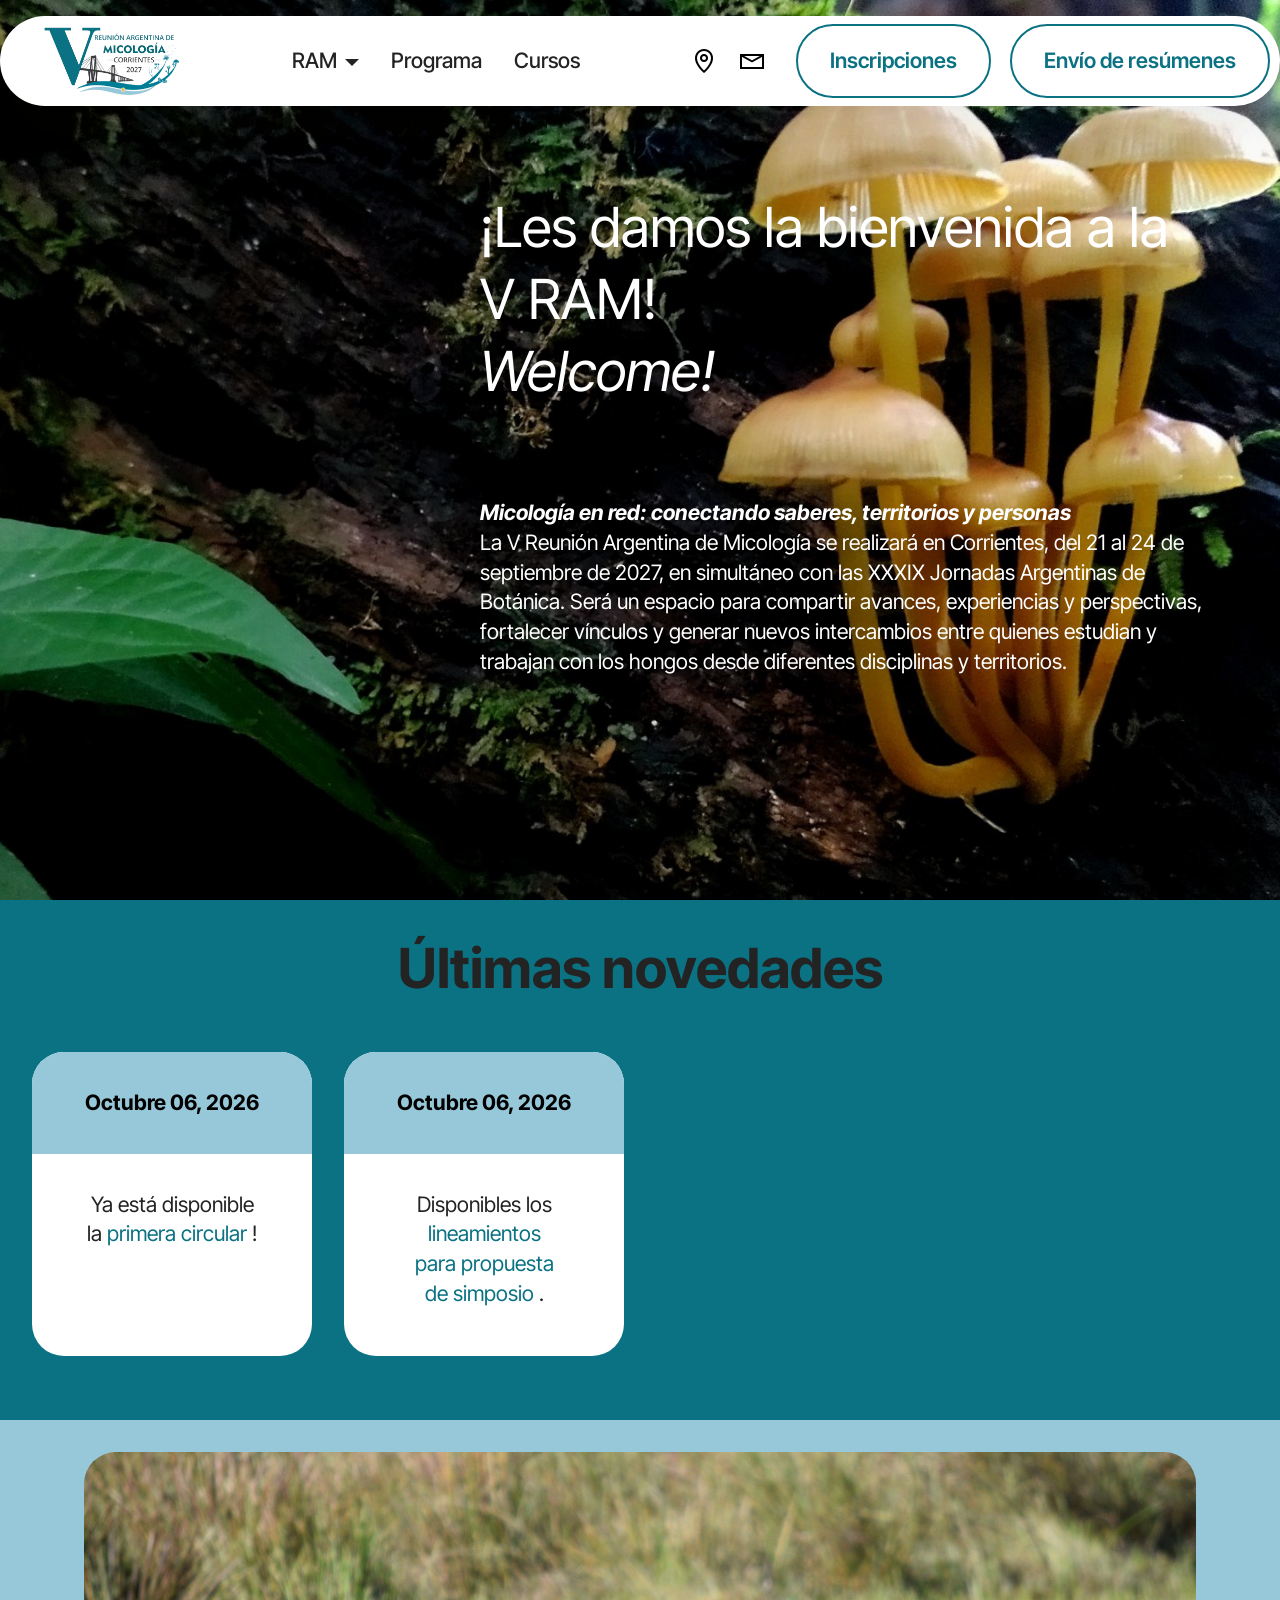
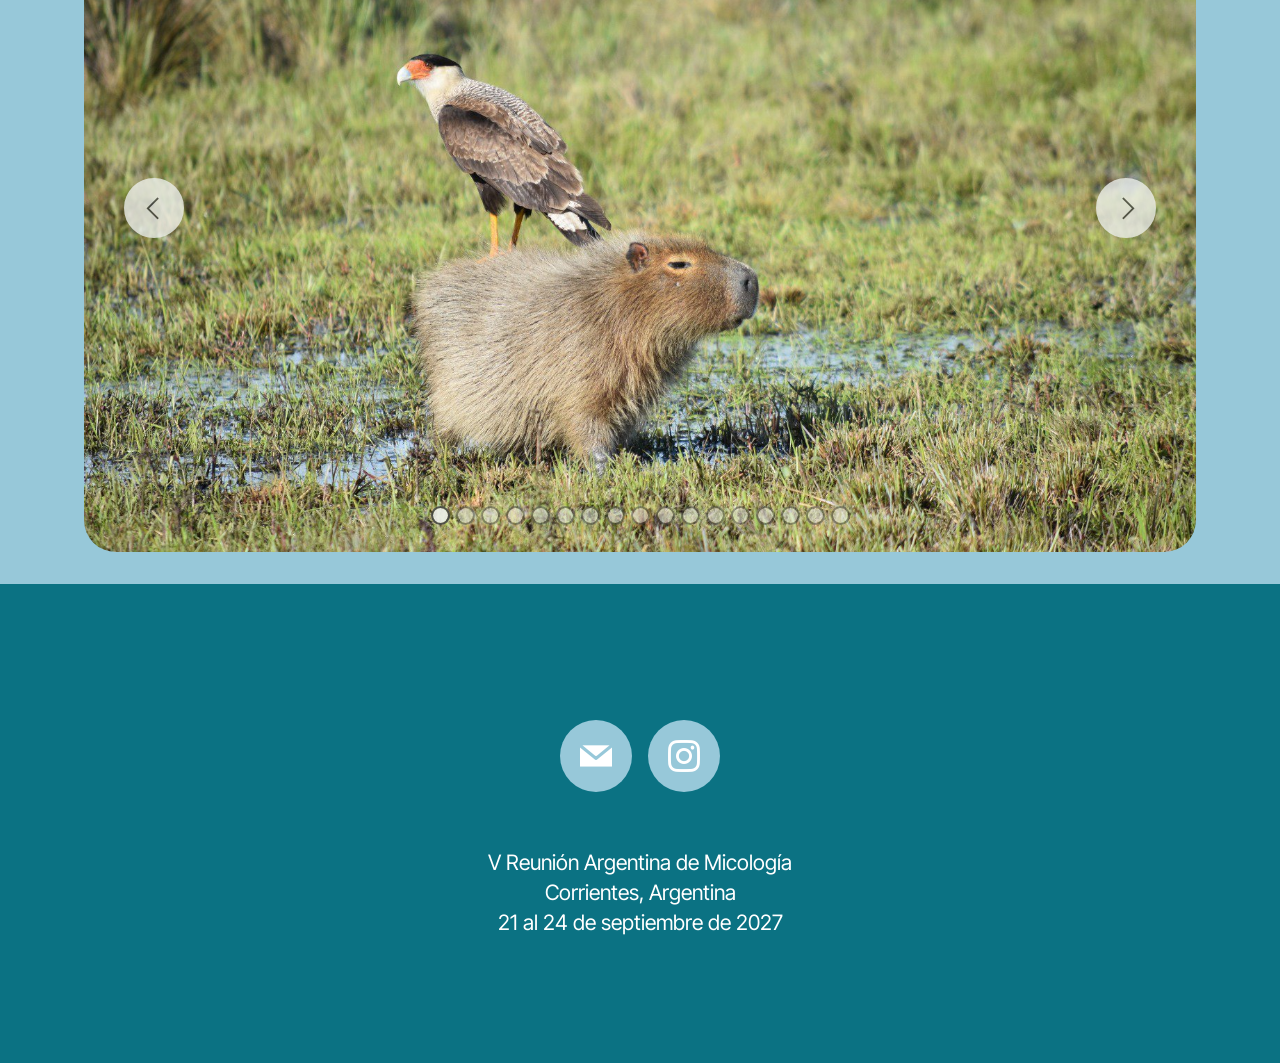
<file: Sitio web/index.html>
<!DOCTYPE html>
<html>
 <head>
  <!-- Site made with Mobirise Website Builder v6.1.9, https://mobirise.com -->
  <meta charset="utf-8"/>
  <meta content="IE=edge" http-equiv="X-UA-Compatible"/>
  <meta content="Mobirise v6.1.9, mobirise.com" name="generator"/>
  <meta content="width=device-width, initial-scale=1, minimum-scale=1" name="viewport"/>
  <link href="assets/images/v-128x128.png" rel="shortcut icon" type="image/x-icon"/>
  <meta content="" name="description"/>
  <title>
   V Reunión Argentina de Micología
  </title>
  <link href="assets/web/assets/mobirise-icons2/mobirise2.css" rel="stylesheet"/>
  <link href="assets/bootstrap/css/bootstrap.min.css" rel="stylesheet"/>
  <link href="assets/dropdown/css/style.css" rel="stylesheet"/>
  <link href="assets/socicon/css/styles.css" rel="stylesheet"/>
  <link href="assets/theme/css/style.css" rel="stylesheet"/>
  <link as="style" href="https://fonts.googleapis.com/css?family=Inter+Tight:100,200,300,400,500,600,700,800,900,100i,200i,300i,400i,500i,600i,700i,800i,900i&display=swap" onload="this.onload=null;this.rel='stylesheet'" rel="preload"/>
  <noscript>
   <link href="https://fonts.googleapis.com/css?family=Inter+Tight:100,200,300,400,500,600,700,800,900,100i,200i,300i,400i,500i,600i,700i,800i,900i&display=swap" rel="stylesheet"/>
  </noscript>
  <link as="style" href="assets/mobirise/css/mbr-additional.css?v=OhuxBQ" rel="preload"/>
  <link href="assets/mobirise/css/mbr-additional.css?v=OhuxBQ" rel="stylesheet" type="text/css"/>
 </head>
 <body>
  <section class="menu menu2 cid-vwmxlg3b1n" data-bs-version="5.1" id="menu02-l" once="menu">
   <nav class="navbar navbar-dropdown navbar-fixed-top navbar-expand-lg">
    <div class="container">
     <div class="navbar-brand">
      <span class="navbar-logo">
       <a href="index.html">
        <img alt="" src="assets/images/logo-vram-276x143.webp" style="height: 4.5rem;"/>
       </a>
      </span>
     </div>
     <button aria-controls="navbarNavAltMarkup" aria-expanded="false" aria-label="Toggle navigation" class="navbar-toggler" data-bs-target="#navbarSupportedContent" data-bs-toggle="collapse" data-target="#navbarSupportedContent" data-toggle="collapse" type="button">
      <div class="hamburger">
       <span>
       </span>
       <span>
       </span>
       <span>
       </span>
       <span>
       </span>
      </div>
     </button>
     <div class="collapse navbar-collapse" id="navbarSupportedContent">
      <ul class="navbar-nav nav-dropdown" data-app-modern-menu="true">
       <li class="nav-item dropdown">
        <a aria-expanded="true" class="nav-link link text-black text-primary dropdown-toggle display-4" data-bs-auto-close="outside" data-bs-toggle="dropdown" data-toggle="dropdown-submenu" href="circulares.html">
         RAM
        </a>
        <div aria-labelledby="dropdown-404" class="dropdown-menu">
         <a class="text-black text-primary dropdown-item display-4" href="circulares.html">
          Circulares
         </a>
         <a class="text-black text-primary dropdown-item display-4" href="organizacion.html">
          Comisión organizadora
         </a>
         <a class="text-black text-primary dropdown-item display-4" href="conferencistas.html">
          Conferencistas
         </a>
        </div>
       </li>
       <li class="nav-item">
        <a class="nav-link link text-black text-primary display-4" href="programa.html">
         Programa
        </a>
       </li>
       <li class="nav-item">
        <a aria-expanded="false" class="nav-link link text-black text-primary display-4" href="cursos.html">
         Cursos
        </a>
       </li>
      </ul>
      <div class="icons-menu">
       <a class="iconfont-wrapper" href="lugar.html">
        <span class="p-2 mbr-iconfont mobi-mbri-map-pin mobi-mbri">
        </span>
       </a>
       <a class="iconfont-wrapper" href="mailto:vramctes2027@gmail.com">
        <span class="p-2 mbr-iconfont mobi-mbri-letter mobi-mbri">
        </span>
       </a>
      </div>
      <div class="navbar-buttons mbr-section-btn">
       <a class="btn btn-warning-outline display-4" href="inscripcion.html">
        Inscripciones
       </a>
       <a class="btn btn-warning-outline display-4" href="resumenes.html">
        Envío de resúmenes
       </a>
      </div>
     </div>
    </div>
   </nav>
  </section>
  <section class="start article2 cid-vwaXXMdhIV mbr-fullscreen" data-bs-version="5.1" id="article02-4">
   <div class="container-fluid">
    <div class="row justify-content-center">
     <div class="col-12 col-md-12 col-lg-4 image-wrapper">
      <img alt="" class="w-100" src="assets/images/pixel-1x1.webp"/>
     </div>
     <div class="col-12 col-md-12 col-lg">
      <div class="text-wrapper align-left">
       <h3 class="mbr-section-title mbr-fonts-style mb-4 display-2">
        ¡Les damos la bienvenida a la V RAM!
        <div>
         <em>
          Welcome!
         </em>
        </div>
       </h3>
       <p class="mbr-text align-left mbr-fonts-style mb-4 display-7">
        <strong>
         <em>
          <br/>
         </em>
        </strong>
        <br/>
        <strong>
         <em>
          Micología en red: conectando saberes, territorios y personas
         </em>
        </strong>
        <br/>
        La V Reunión Argentina de Micología se realizará en Corrientes, del 21 al 24 de septiembre de 2027, en simultáneo con las XXXIX Jornadas Argentinas de Botánica. Será un espacio para compartir avances, experiencias y perspectivas, fortalecer vínculos y generar nuevos intercambios entre quienes estudian y trabajan con los hongos desde diferentes disciplinas y territorios.
       </p>
      </div>
     </div>
    </div>
   </div>
  </section>
  <section class="pricing1 cid-vz1f0xXJUM" data-bs-version="5.1" id="pricing01-19">
   <div class="container">
    <div class="row justify-content-center">
     <div class="col-12 content-head">
      <div class="mbr-section-head mb-5">
       <h4 class="mbr-section-title mbr-fonts-style align-center mb-0 display-2">
        <strong>
         Últimas novedades
        </strong>
       </h4>
      </div>
     </div>
    </div>
    <div class="row">
     <div class="item features-without-image col-12 col-md-6 col-lg-3 item-mb">
      <div class="item-wrapper">
       <div class="item-head">
        <h6 class="item-subtitle mbr-fonts-style mt-0 mb-0 display-7">
         <strong>
          Octubre 06, 2026
         </strong>
        </h6>
       </div>
       <div class="item-content">
        <p class="mbr-text mbr-fonts-style display-7">
         Ya está disponible
         <br/>
         la
         <a class="text-warning" href="circulares.html">
          primera circular
         </a>
         !
        </p>
       </div>
      </div>
     </div>
     <div class="item features-without-image col-12 col-md-6 col-lg-3 item-mb">
      <div class="item-wrapper">
       <div class="item-head">
        <h6 class="item-subtitle mbr-fonts-style mt-0 mb-0 display-7">
         <strong>
          Octubre 06, 2026
         </strong>
        </h6>
       </div>
       <div class="item-content">
        <p class="mbr-text mbr-fonts-style display-7">
         Disponibles los
         <a class="text-warning" href="assets/files/Lineamientos-PropuestaparaSimposios.pdf" target="_blank">
          lineamientos
         </a>
         <br/>
         <a class="text-warning" href="assets/files/Lineamientos-PropuestaparaSimposios.pdf" target="_blank">
          para propuesta
         </a>
         <br/>
         <a class="text-warning" href="assets/files/Lineamientos-PropuestaparaSimposios.pdf" target="_blank">
          de simposio
         </a>
         .
        </p>
       </div>
      </div>
     </div>
    </div>
   </div>
  </section>
  <section class="slider05 cid-vwmmZiCyZ2" data-bs-version="5.1" id="slider05-h">
   <div class="container">
    <div class="row justify-content-center">
     <div class="col-12 col-md-11">
      <div class="carousel slide carousel-fade" data-bs-interval="5000" data-bs-ride="carousel" data-interval="5000" data-ride="carousel" id="vz1nALbGqR">
       <ol class="carousel-indicators">
        <li class="active" data-bs-slide-to="0" data-bs-target="#vz1nALbGqR" data-slide-to="0" data-target="#vz1nALbGqR">
        </li>
        <li class="" data-bs-slide-to="1" data-bs-target="#vz1nALbGqR" data-slide-to="1" data-target="#vz1nALbGqR">
        </li>
        <li class="" data-bs-slide-to="2" data-bs-target="#vz1nALbGqR" data-slide-to="2" data-target="#vz1nALbGqR">
        </li>
        <li class="" data-bs-slide-to="3" data-bs-target="#vz1nALbGqR" data-slide-to="3" data-target="#vz1nALbGqR">
        </li>
        <li class="" data-bs-slide-to="4" data-bs-target="#vz1nALbGqR" data-slide-to="4" data-target="#vz1nALbGqR">
        </li>
        <li class="" data-bs-slide-to="5" data-bs-target="#vz1nALbGqR" data-slide-to="5" data-target="#vz1nALbGqR">
        </li>
        <li class="" data-bs-slide-to="6" data-bs-target="#vz1nALbGqR" data-slide-to="6" data-target="#vz1nALbGqR">
        </li>
        <li class="" data-bs-slide-to="7" data-bs-target="#vz1nALbGqR" data-slide-to="7" data-target="#vz1nALbGqR">
        </li>
        <li class="" data-bs-slide-to="8" data-bs-target="#vz1nALbGqR" data-slide-to="8" data-target="#vz1nALbGqR">
        </li>
        <li class="" data-bs-slide-to="9" data-bs-target="#vz1nALbGqR" data-slide-to="9" data-target="#vz1nALbGqR">
        </li>
        <li class="" data-bs-slide-to="10" data-bs-target="#vz1nALbGqR" data-slide-to="10" data-target="#vz1nALbGqR">
        </li>
        <li class="" data-bs-slide-to="11" data-bs-target="#vz1nALbGqR" data-slide-to="11" data-target="#vz1nALbGqR">
        </li>
        <li class="" data-bs-slide-to="12" data-bs-target="#vz1nALbGqR" data-slide-to="12" data-target="#vz1nALbGqR">
        </li>
        <li class="" data-bs-slide-to="13" data-bs-target="#vz1nALbGqR" data-slide-to="13" data-target="#vz1nALbGqR">
        </li>
        <li class="" data-bs-slide-to="14" data-bs-target="#vz1nALbGqR" data-slide-to="14" data-target="#vz1nALbGqR">
        </li>
        <li class="" data-bs-slide-to="15" data-bs-target="#vz1nALbGqR" data-slide-to="15" data-target="#vz1nALbGqR">
        </li>
        <li class="" data-bs-slide-to="16" data-bs-target="#vz1nALbGqR" data-slide-to="16" data-target="#vz1nALbGqR">
        </li>
       </ol>
       <div class="carousel-inner">
        <div class="carousel-item slider-image item active">
         <div class="item-wrapper">
          <img alt="Mobirise Website Builder" class="d-block w-100" data-bs-slide-to="1" data-slide-to="1" src="assets/images/whatsapp-image-2026-09-25-at-10.45.31-2-1600x1066.webp"/>
         </div>
        </div>
        <div class="carousel-item slider-image item">
         <div class="item-wrapper">
          <img alt="Mobirise Website Builder" class="d-block w-100" data-bs-slide-to="1" data-slide-to="1" src="assets/images/macrolepiota-1600x1067.webp"/>
         </div>
        </div>
        <div class="carousel-item slider-image item">
         <div class="item-wrapper">
          <img alt="Mobirise Website Builder" class="d-block w-100" data-bs-slide-to="2" data-slide-to="2" src="assets/images/whatsapp-image-2026-09-25-at-10.45.31-1600x1066.webp"/>
         </div>
        </div>
        <div class="carousel-item slider-image item">
         <div class="item-wrapper">
          <img alt="Mobirise Website Builder" class="d-block w-100" data-bs-slide-to="4" data-slide-to="4" src="assets/images/rio-corriente-marisi-lopez-7-1600x1067.webp"/>
         </div>
        </div>
        <div class="carousel-item slider-image item">
         <div class="item-wrapper">
          <img alt="Mobirise Website Builder" class="d-block w-100" data-bs-slide-to="4" data-slide-to="4" src="assets/images/copia-de-lentinus2-1600x1070.webp"/>
         </div>
        </div>
        <div class="carousel-item slider-image item">
         <div class="item-wrapper">
          <img alt="Mobirise Website Builder" class="d-block w-100" data-bs-slide-to="5" data-slide-to="5" src="assets/images/whatsapp-image-2026-09-25-at-10.45.32-1-1600x1066.webp"/>
         </div>
        </div>
        <div class="carousel-item slider-image item">
         <div class="item-wrapper">
          <img alt="Mobirise Website Builder" class="d-block w-100" data-bs-slide-to="7" data-slide-to="7" src="assets/images/mv2-971x545.webp"/>
         </div>
        </div>
        <div class="carousel-item slider-image item">
         <div class="item-wrapper">
          <img alt="Mobirise Website Builder" class="d-block w-100" data-bs-slide-to="8" data-slide-to="8" src="assets/images/ctes-ig21-4-10-1600x1067.webp"/>
         </div>
        </div>
        <div class="carousel-item slider-image item">
         <div class="item-wrapper">
          <img alt="Mobirise Website Builder" class="d-block w-100" data-bs-slide-to="8" data-slide-to="8" src="assets/images/copia-de-dsc-568-1600x1067.webp"/>
         </div>
        </div>
        <div class="carousel-item slider-image item">
         <div class="item-wrapper">
          <img alt="Mobirise Website Builder" class="d-block w-100" data-bs-slide-to="9" data-slide-to="9" src="assets/images/niv-3524-mycena-12-1600x1006.webp"/>
         </div>
        </div>
        <div class="carousel-item slider-image item">
         <div class="item-wrapper">
          <img alt="Mobirise Website Builder" class="d-block w-100" data-bs-slide-to="10" data-slide-to="10" src="assets/images/copia-de-img-20250619-161317-1536x2208.webp"/>
         </div>
        </div>
        <div class="carousel-item slider-image item">
         <div class="item-wrapper">
          <img alt="Mobirise Website Builder" class="d-block w-100" data-bs-slide-to="11" data-slide-to="11" src="assets/images/copia-de-dscn4492-1600x1200.webp"/>
         </div>
        </div>
        <div class="carousel-item slider-image item">
         <div class="item-wrapper">
          <img alt="Mobirise Website Builder" class="d-block w-100" data-bs-slide-to="17" data-slide-to="17" src="assets/images/colonia-carlos-pellegrini-rewilding-argentina-55-1600x1067.webp"/>
         </div>
        </div>
        <div class="carousel-item slider-image item">
         <div class="item-wrapper">
          <img alt="Mobirise Website Builder" class="d-block w-100" data-bs-slide-to="18" data-slide-to="18" src="assets/images/1-foto-portada-1600x898.webp"/>
         </div>
        </div>
        <div class="carousel-item slider-image item">
         <div class="item-wrapper">
          <img alt="Mobirise Website Builder" class="d-block w-100" data-bs-slide-to="14" data-slide-to="14" src="assets/images/whatsapp-image-2026-09-25-at-10.45.32-1600x1066.webp"/>
         </div>
        </div>
        <div class="carousel-item slider-image item">
         <div class="item-wrapper">
          <img alt="Mobirise Website Builder" class="d-block w-100" data-bs-slide-to="15" data-slide-to="15" src="assets/images/isla-malvinas-i-1024x768.webp"/>
         </div>
        </div>
        <div class="carousel-item slider-image item">
         <div class="item-wrapper">
          <img alt="Mobirise Website Builder" class="d-block w-100" data-bs-slide-to="1" data-slide-to="1" src="assets/images/whatsapp-image-2026-09-25-at-10.45.31-1-1600x1066.webp"/>
         </div>
        </div>
       </div>
       <a class="carousel-control carousel-control-prev" data-bs-slide="prev" data-slide="prev" href="#vz1nALbGqR" role="button">
        <span aria-hidden="true" class="mobi-mbri mobi-mbri-arrow-prev">
        </span>
        <span class="sr-only visually-hidden">
         Previous
        </span>
       </a>
       <a class="carousel-control carousel-control-next" data-bs-slide="next" data-slide="next" href="#vz1nALbGqR" role="button">
        <span aria-hidden="true" class="mobi-mbri mobi-mbri-arrow-next">
        </span>
        <span class="sr-only visually-hidden">
         Next
        </span>
       </a>
      </div>
     </div>
    </div>
   </div>
  </section>
  <section class="footer3 cid-vwaWoXGsTa" data-bs-version="5.1" id="footer03-3" once="footers">
   <div class="container">
    <div class="row">
     <div class="col-12 mt-4">
      <div class="social-row">
       <div class="soc-item">
        <a href="mailto:vramctes2027@gmail.com">
         <span class="mbr-iconfont display-7 socicon-mail socicon">
         </span>
        </a>
       </div>
       <div class="soc-item">
        <a href="https://www.instagram.com/amcspegazzini/" target="_blank">
         <span class="mbr-iconfont socicon-instagram socicon">
         </span>
        </a>
       </div>
      </div>
     </div>
     <div class="col-12 mt-5">
      <p class="mbr-fonts-style copyright display-7">
       V Reunión Argentina de Micología
       <br/>
       Corrientes, Argentina
       <br/>
       21 al 24 de septiembre de 2027
       <br/>
       <br/>
      </p>
     </div>
    </div>
   </div>
  </section>
  <!--
  <section class="display-7" style="padding: 0;align-items: center;justify-content: center;flex-wrap: wrap;    align-content: center;display: flex;position: relative;height: 4rem;">
   <a href="https://mobiri.se/2850051" style="flex: 1 1;height: 4rem;position: absolute;width: 100%;z-index: 1;">
    <img alt="" src="[data-uri]" style="height: 4rem;"/>
   </a>
   <p class="display-7" style="margin: 0;text-align: center;">
    ‌
   </p>
   <a href="https://mobirise.com/builder/ai-website-maker.html" style="z-index:1">
    AI Website Maker
   </a>
  </section>
  -->
  <script src="assets/bootstrap/js/bootstrap.bundle.min.js">
  </script>
  <script src="assets/smoothscroll/smooth-scroll.js">
  </script>
  <script src="assets/ytplayer/index.js">
  </script>
  <script src="assets/dropdown/js/navbar-dropdown.js">
  </script>
  <script src="assets/theme/js/script.js">
  </script>
 </body>
</html>
</file>
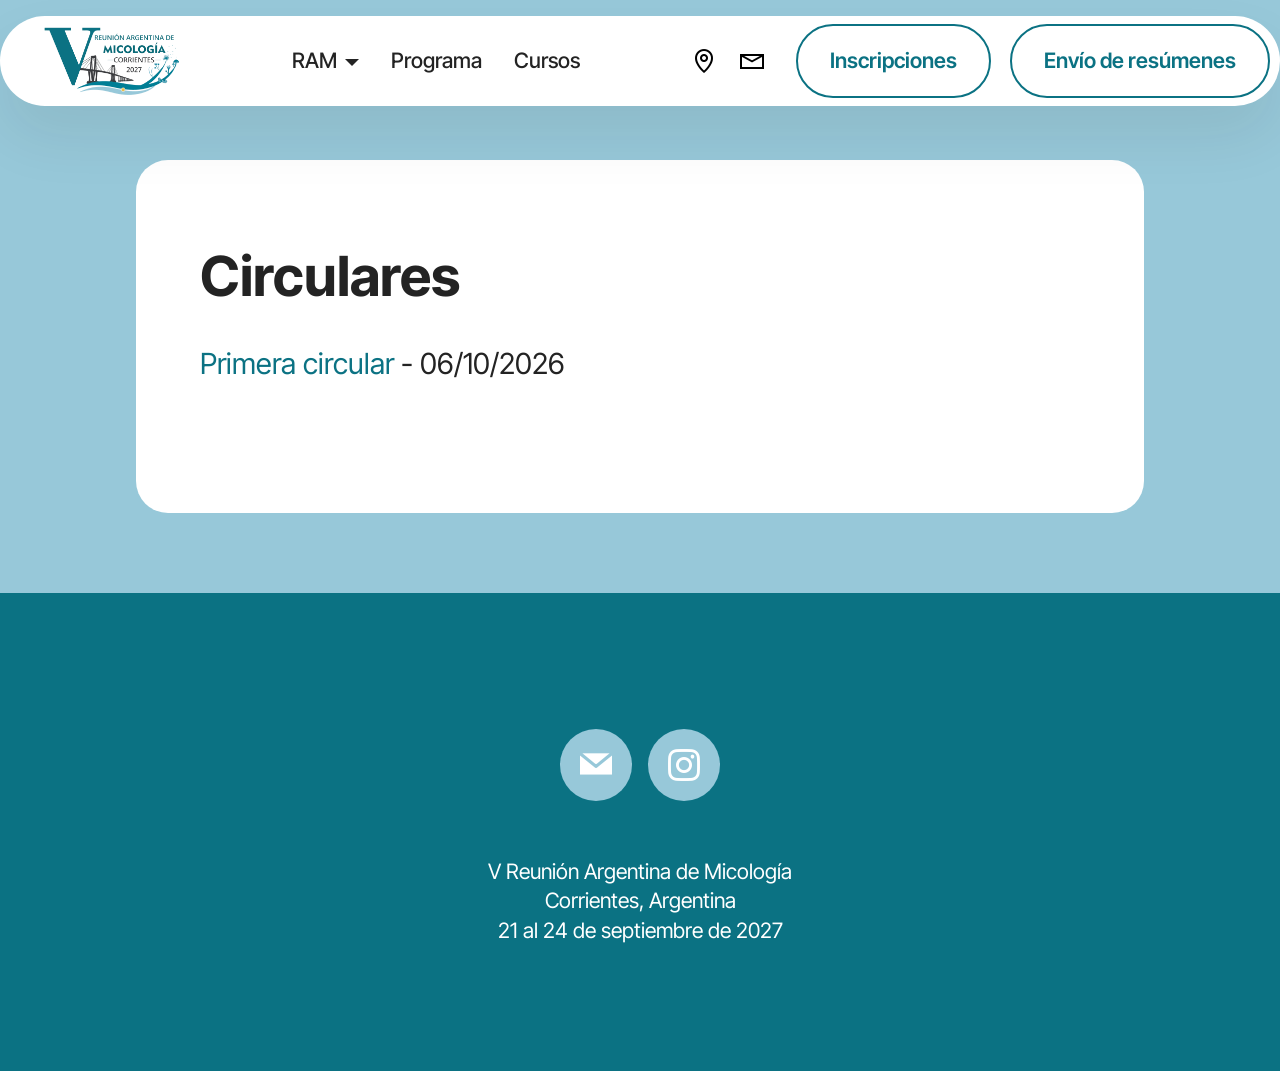
<file: Sitio web/circulares.html>
<!DOCTYPE html>
<html>
 <head>
  <!-- Site made with Mobirise Website Builder v6.1.9, https://mobirise.com -->
  <meta charset="utf-8"/>
  <meta content="IE=edge" http-equiv="X-UA-Compatible"/>
  <meta content="Mobirise v6.1.9, mobirise.com" name="generator"/>
  <meta content="width=device-width, initial-scale=1, minimum-scale=1" name="viewport"/>
  <link href="assets/images/v-128x128.png" rel="shortcut icon" type="image/x-icon"/>
  <meta content="" name="description"/>
  <title>
   Circulares
  </title>
  <link href="assets/web/assets/mobirise-icons2/mobirise2.css" rel="stylesheet"/>
  <link href="assets/bootstrap/css/bootstrap.min.css" rel="stylesheet"/>
  <link href="assets/dropdown/css/style.css" rel="stylesheet"/>
  <link href="assets/socicon/css/styles.css" rel="stylesheet"/>
  <link href="assets/theme/css/style.css" rel="stylesheet"/>
  <link as="style" href="https://fonts.googleapis.com/css?family=Inter+Tight:100,200,300,400,500,600,700,800,900,100i,200i,300i,400i,500i,600i,700i,800i,900i&display=swap" onload="this.onload=null;this.rel='stylesheet'" rel="preload"/>
  <noscript>
   <link href="https://fonts.googleapis.com/css?family=Inter+Tight:100,200,300,400,500,600,700,800,900,100i,200i,300i,400i,500i,600i,700i,800i,900i&display=swap" rel="stylesheet"/>
  </noscript>
  <link as="style" href="assets/mobirise/css/mbr-additional.css?v=Kwyboe" rel="preload"/>
  <link href="assets/mobirise/css/mbr-additional.css?v=Kwyboe" rel="stylesheet" type="text/css"/>
 </head>
 <body>
  <section class="menu menu2 cid-vwmxlg3b1n" data-bs-version="5.1" id="menu02-l" once="menu">
   <nav class="navbar navbar-dropdown navbar-fixed-top navbar-expand-lg">
    <div class="container">
     <div class="navbar-brand">
      <span class="navbar-logo">
       <a href="index.html">
        <img alt="" src="assets/images/logo-vram-276x143.webp" style="height: 4.5rem;"/>
       </a>
      </span>
     </div>
     <button aria-controls="navbarNavAltMarkup" aria-expanded="false" aria-label="Toggle navigation" class="navbar-toggler" data-bs-target="#navbarSupportedContent" data-bs-toggle="collapse" data-target="#navbarSupportedContent" data-toggle="collapse" type="button">
      <div class="hamburger">
       <span>
       </span>
       <span>
       </span>
       <span>
       </span>
       <span>
       </span>
      </div>
     </button>
     <div class="collapse navbar-collapse" id="navbarSupportedContent">
      <ul class="navbar-nav nav-dropdown" data-app-modern-menu="true">
       <li class="nav-item dropdown">
        <a aria-expanded="true" class="nav-link link text-black text-primary dropdown-toggle display-4" data-bs-auto-close="outside" data-bs-toggle="dropdown" data-toggle="dropdown-submenu" href="circulares.html">
         RAM
        </a>
        <div aria-labelledby="dropdown-404" class="dropdown-menu">
         <a class="text-black text-primary dropdown-item display-4" href="circulares.html">
          Circulares
         </a>
         <a class="text-black text-primary dropdown-item display-4" href="organizacion.html">
          Comisión organizadora
         </a>
         <a class="text-black text-primary dropdown-item display-4" href="conferencistas.html">
          Conferencistas
         </a>
        </div>
       </li>
       <li class="nav-item">
        <a class="nav-link link text-black text-primary display-4" href="programa.html">
         Programa
        </a>
       </li>
       <li class="nav-item">
        <a aria-expanded="false" class="nav-link link text-black text-primary display-4" href="cursos.html">
         Cursos
        </a>
       </li>
      </ul>
      <div class="icons-menu">
       <a class="iconfont-wrapper" href="lugar.html">
        <span class="p-2 mbr-iconfont mobi-mbri-map-pin mobi-mbri">
        </span>
       </a>
       <a class="iconfont-wrapper" href="mailto:vramctes2027@gmail.com">
        <span class="p-2 mbr-iconfont mobi-mbri-letter mobi-mbri">
        </span>
       </a>
      </div>
      <div class="navbar-buttons mbr-section-btn">
       <a class="btn btn-warning-outline display-4" href="inscripcion.html">
        Inscripciones
       </a>
       <a class="btn btn-warning-outline display-4" href="resumenes.html">
        Envío de resúmenes
       </a>
      </div>
     </div>
    </div>
   </nav>
  </section>
  <section class="article07 cid-vwb0IIBzwA" data-bs-version="5.1" id="article07-d">
   <div class="container">
    <div class="row justify-content-center">
     <div class="card col-md-12 col-lg-10">
      <div class="card-wrapper">
       <h3 class="card-title mbr-fonts-style mbr-white mt-3 mb-4 display-2">
        <strong>
         Circulares
        </strong>
       </h3>
       <div class="row card-box align-left">
        <div class="item features-without-image col-12 active">
         <div class="item-wrapper">
          <h4 class="mbr-section-subtitle mbr-fonts-style mb-3 display-5">
           <a class="text-warning" href="assets/files/Primera-CircularVRAM.pdf" target="_blank">
            Primera circular
           </a>
           - 06/10/2026
          </h4>
          <p class="mbr-text mbr-fonts-style display-7">
          </p>
         </div>
        </div>
        <div class="item features-without-image col-12">
         <div class="item-wrapper">
          <h4 class="mbr-section-subtitle mbr-fonts-style mb-3 display-5">
          </h4>
          <p class="mbr-text mbr-fonts-style display-7">
          </p>
         </div>
        </div>
        <div class="item features-without-image col-12">
         <div class="item-wrapper">
          <h4 class="mbr-section-subtitle mbr-fonts-style mb-3 display-5">
          </h4>
          <p class="mbr-text mbr-fonts-style display-7">
          </p>
         </div>
        </div>
        <div class="item features-without-image col-12">
         <div class="item-wrapper">
          <h4 class="mbr-section-subtitle mbr-fonts-style mb-3 display-5">
          </h4>
          <p class="mbr-text mbr-fonts-style display-7">
          </p>
         </div>
        </div>
       </div>
      </div>
     </div>
    </div>
   </div>
  </section>
  <section class="footer3 cid-vwaWoXGsTa" data-bs-version="5.1" id="footer03-c" once="footers">
   <div class="container">
    <div class="row">
     <div class="col-12 mt-4">
      <div class="social-row">
       <div class="soc-item">
        <a href="mailto:vramctes2027@gmail.com">
         <span class="mbr-iconfont display-7 socicon-mail socicon">
         </span>
        </a>
       </div>
       <div class="soc-item">
        <a href="https://www.instagram.com/amcspegazzini/" target="_blank">
         <span class="mbr-iconfont socicon-instagram socicon">
         </span>
        </a>
       </div>
      </div>
     </div>
     <div class="col-12 mt-5">
      <p class="mbr-fonts-style copyright display-7">
       V Reunión Argentina de Micología
       <br/>
       Corrientes, Argentina
       <br/>
       21 al 24 de septiembre de 2027
       <br/>
       <br/>
      </p>
     </div>
    </div>
   </div>
  </section>
  <!--
  <section class="display-7" style="padding: 0;align-items: center;justify-content: center;flex-wrap: wrap;    align-content: center;display: flex;position: relative;height: 4rem;">
   <a href="https://mobiri.se/2850051" style="flex: 1 1;height: 4rem;position: absolute;width: 100%;z-index: 1;">
    <img alt="" src="[data-uri]" style="height: 4rem;"/>
   </a>
   <p class="display-7" style="margin: 0;text-align: center;">
    ‌
   </p>
   <a href="https://mobirise.com/offline-website-builder.html" style="z-index:1">
    Offline Website Builder
   </a>
  </section>
  -->
  <script src="assets/bootstrap/js/bootstrap.bundle.min.js">
  </script>
  <script src="assets/smoothscroll/smooth-scroll.js">
  </script>
  <script src="assets/ytplayer/index.js">
  </script>
  <script src="assets/dropdown/js/navbar-dropdown.js">
  </script>
  <script src="assets/theme/js/script.js">
  </script>
 </body>
</html>
</file>
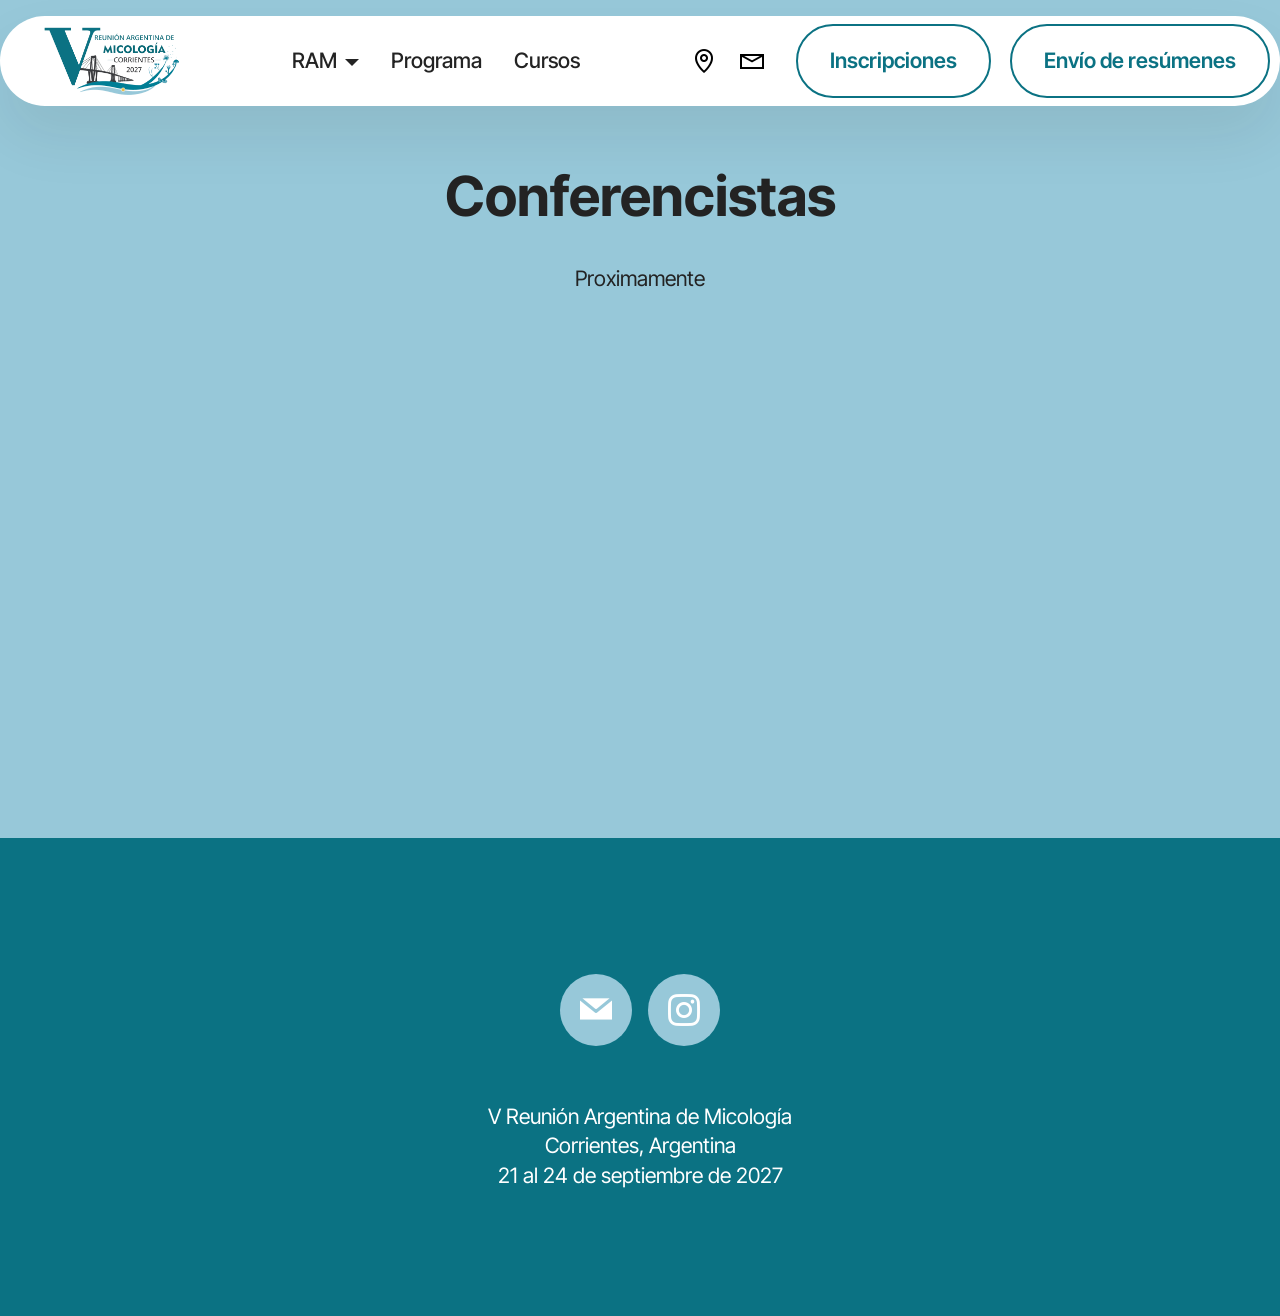
<file: Sitio web/conferencistas.html>
<!DOCTYPE html>
<html>
 <head>
  <!-- Site made with Mobirise Website Builder v6.1.9, https://mobirise.com -->
  <meta charset="utf-8"/>
  <meta content="IE=edge" http-equiv="X-UA-Compatible"/>
  <meta content="Mobirise v6.1.9, mobirise.com" name="generator"/>
  <meta content="width=device-width, initial-scale=1, minimum-scale=1" name="viewport"/>
  <link href="assets/images/v-128x128.png" rel="shortcut icon" type="image/x-icon"/>
  <meta content="" name="description"/>
  <title>
   Conferencistas
  </title>
  <link href="assets/web/assets/mobirise-icons2/mobirise2.css" rel="stylesheet"/>
  <link href="assets/bootstrap/css/bootstrap.min.css" rel="stylesheet"/>
  <link href="assets/dropdown/css/style.css" rel="stylesheet"/>
  <link href="assets/socicon/css/styles.css" rel="stylesheet"/>
  <link href="assets/theme/css/style.css" rel="stylesheet"/>
  <link as="style" href="https://fonts.googleapis.com/css?family=Inter+Tight:100,200,300,400,500,600,700,800,900,100i,200i,300i,400i,500i,600i,700i,800i,900i&display=swap" onload="this.onload=null;this.rel='stylesheet'" rel="preload"/>
  <noscript>
   <link href="https://fonts.googleapis.com/css?family=Inter+Tight:100,200,300,400,500,600,700,800,900,100i,200i,300i,400i,500i,600i,700i,800i,900i&display=swap" rel="stylesheet"/>
  </noscript>
  <link as="style" href="assets/mobirise/css/mbr-additional.css?v=HkcxOr" rel="preload"/>
  <link href="assets/mobirise/css/mbr-additional.css?v=HkcxOr" rel="stylesheet" type="text/css"/>
 </head>
 <body>
  <section class="menu menu2 cid-vwmxlg3b1n" data-bs-version="5.1" id="menu02-l" once="menu">
   <nav class="navbar navbar-dropdown navbar-fixed-top navbar-expand-lg">
    <div class="container">
     <div class="navbar-brand">
      <span class="navbar-logo">
       <a href="index.html">
        <img alt="" src="assets/images/logo-vram-276x143.webp" style="height: 4.5rem;"/>
       </a>
      </span>
     </div>
     <button aria-controls="navbarNavAltMarkup" aria-expanded="false" aria-label="Toggle navigation" class="navbar-toggler" data-bs-target="#navbarSupportedContent" data-bs-toggle="collapse" data-target="#navbarSupportedContent" data-toggle="collapse" type="button">
      <div class="hamburger">
       <span>
       </span>
       <span>
       </span>
       <span>
       </span>
       <span>
       </span>
      </div>
     </button>
     <div class="collapse navbar-collapse" id="navbarSupportedContent">
      <ul class="navbar-nav nav-dropdown" data-app-modern-menu="true">
       <li class="nav-item dropdown">
        <a aria-expanded="true" class="nav-link link text-black text-primary dropdown-toggle display-4" data-bs-auto-close="outside" data-bs-toggle="dropdown" data-toggle="dropdown-submenu" href="circulares.html">
         RAM
        </a>
        <div aria-labelledby="dropdown-404" class="dropdown-menu">
         <a class="text-black text-primary dropdown-item display-4" href="circulares.html">
          Circulares
         </a>
         <a class="text-black text-primary dropdown-item display-4" href="organizacion.html">
          Comisión organizadora
         </a>
         <a class="text-black text-primary dropdown-item display-4" href="conferencistas.html">
          Conferencistas
         </a>
        </div>
       </li>
       <li class="nav-item">
        <a class="nav-link link text-black text-primary display-4" href="programa.html">
         Programa
        </a>
       </li>
       <li class="nav-item">
        <a aria-expanded="false" class="nav-link link text-black text-primary display-4" href="cursos.html">
         Cursos
        </a>
       </li>
      </ul>
      <div class="icons-menu">
       <a class="iconfont-wrapper" href="lugar.html">
        <span class="p-2 mbr-iconfont mobi-mbri-map-pin mobi-mbri">
        </span>
       </a>
       <a class="iconfont-wrapper" href="mailto:vramctes2027@gmail.com">
        <span class="p-2 mbr-iconfont mobi-mbri-letter mobi-mbri">
        </span>
       </a>
      </div>
      <div class="navbar-buttons mbr-section-btn">
       <a class="btn btn-warning-outline display-4" href="inscripcion.html">
        Inscripciones
       </a>
       <a class="btn btn-warning-outline display-4" href="resumenes.html">
        Envío de resúmenes
       </a>
      </div>
     </div>
    </div>
   </nav>
  </section>
  <section class="people03 cid-vwb0l0Vz3g" data-bs-version="5.1" id="people03-a">
   <div class="container">
    <div class="row justify-content-center">
     <div class="col-12 content-head">
      <div class="mbr-section-head mb-5">
       <h4 class="mbr-section-title mbr-fonts-style align-center mb-0 display-2">
        <strong>
         Conferencistas
        </strong>
       </h4>
       <h5 class="mbr-section-subtitle mbr-fonts-style align-center mt-4 display-7">
        Proximamente
       </h5>
      </div>
     </div>
    </div>
    <div class="row">
     <div class="item features-image col-12 col-md-6 col-lg-4 active">
      <div class="item-wrapper">
       <div class="item-img mb-3">
        <img alt="" data-bs-slide-to="2" data-slide-to="1" src="assets/images/pixel-1x1.webp" title=""/>
       </div>
       <div class="item-content align-left">
        <h5 class="item-title mbr-fonts-style display-5">
        </h5>
        <h6 class="item-subtitle mbr-fonts-style mb-3 display-7">
        </h6>
       </div>
      </div>
     </div>
    </div>
   </div>
  </section>
  <section class="footer3 cid-vwaWoXGsTa" data-bs-version="5.1" id="footer03-9" once="footers">
   <div class="container">
    <div class="row">
     <div class="col-12 mt-4">
      <div class="social-row">
       <div class="soc-item">
        <a href="mailto:vramctes2027@gmail.com">
         <span class="mbr-iconfont display-7 socicon-mail socicon">
         </span>
        </a>
       </div>
       <div class="soc-item">
        <a href="https://www.instagram.com/amcspegazzini/" target="_blank">
         <span class="mbr-iconfont socicon-instagram socicon">
         </span>
        </a>
       </div>
      </div>
     </div>
     <div class="col-12 mt-5">
      <p class="mbr-fonts-style copyright display-7">
       V Reunión Argentina de Micología
       <br/>
       Corrientes, Argentina
       <br/>
       21 al 24 de septiembre de 2027
       <br/>
       <br/>
      </p>
     </div>
    </div>
   </div>
  </section>
  <!--
  <section class="display-7" style="padding: 0;align-items: center;justify-content: center;flex-wrap: wrap;    align-content: center;display: flex;position: relative;height: 4rem;">
   <a href="https://mobiri.se/2850051" style="flex: 1 1;height: 4rem;position: absolute;width: 100%;z-index: 1;">
    <img alt="" src="[data-uri]" style="height: 4rem;"/>
   </a>
   <p class="display-7" style="margin: 0;text-align: center;">
    ‌
   </p>
   <a href="https://mobirise.com/drag-drop-website-builder.html" style="z-index:1">
    Drag & Drop Website Builder
   </a>
  </section>
  -->
  <script src="assets/bootstrap/js/bootstrap.bundle.min.js">
  </script>
  <script src="assets/smoothscroll/smooth-scroll.js">
  </script>
  <script src="assets/ytplayer/index.js">
  </script>
  <script src="assets/dropdown/js/navbar-dropdown.js">
  </script>
  <script src="assets/theme/js/script.js">
  </script>
 </body>
</html>
</file>
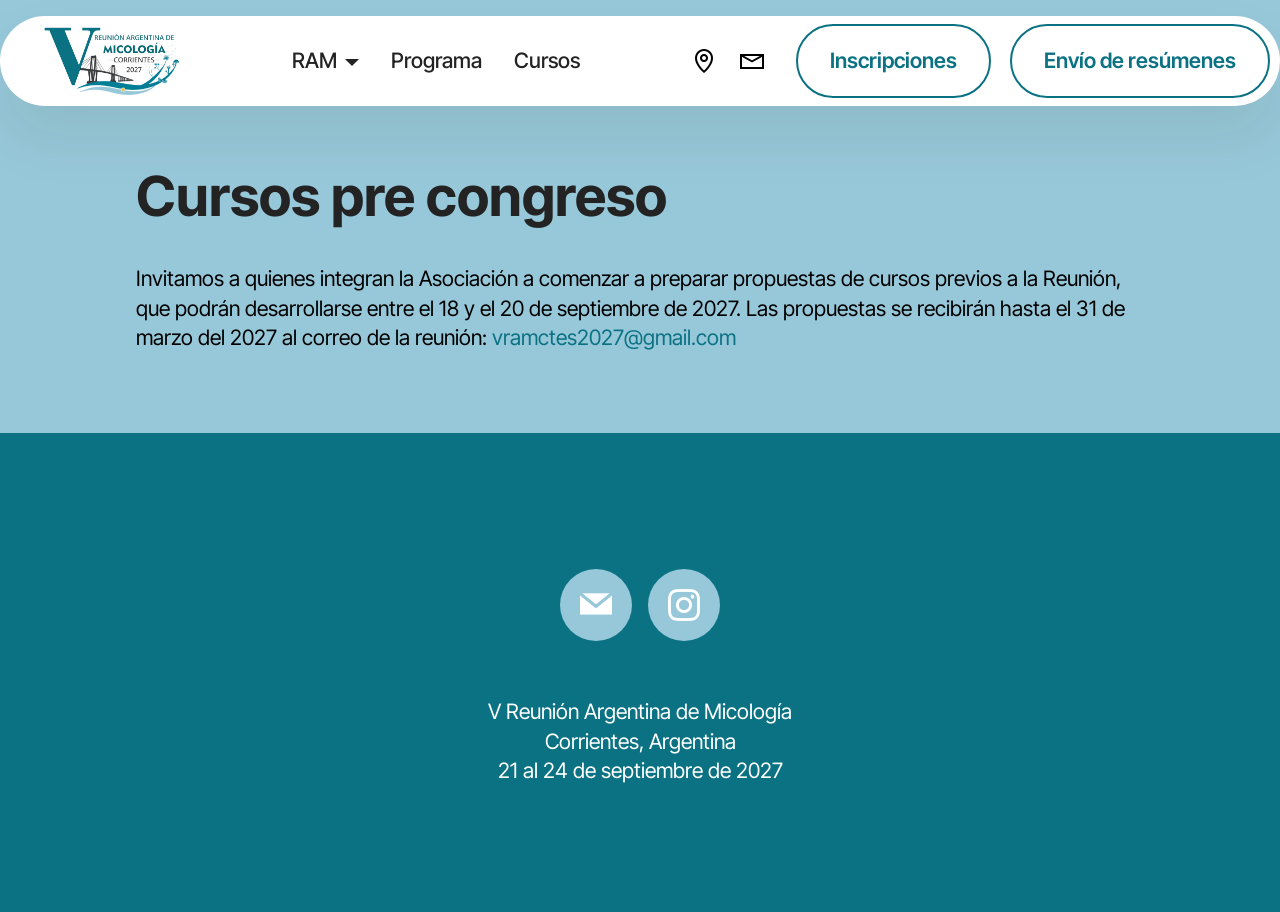
<file: Sitio web/cursos.html>
<!DOCTYPE html>
<html>
 <head>
  <!-- Site made with Mobirise Website Builder v6.1.9, https://mobirise.com -->
  <meta charset="utf-8"/>
  <meta content="IE=edge" http-equiv="X-UA-Compatible"/>
  <meta content="Mobirise v6.1.9, mobirise.com" name="generator"/>
  <meta content="width=device-width, initial-scale=1, minimum-scale=1" name="viewport"/>
  <link href="assets/images/v-128x128.png" rel="shortcut icon" type="image/x-icon"/>
  <meta content="" name="description"/>
  <title>
   Cursos pre congreso
  </title>
  <link href="assets/web/assets/mobirise-icons2/mobirise2.css" rel="stylesheet"/>
  <link href="assets/bootstrap/css/bootstrap.min.css" rel="stylesheet"/>
  <link href="assets/dropdown/css/style.css" rel="stylesheet"/>
  <link href="assets/socicon/css/styles.css" rel="stylesheet"/>
  <link href="assets/theme/css/style.css" rel="stylesheet"/>
  <link as="style" href="https://fonts.googleapis.com/css?family=Inter+Tight:100,200,300,400,500,600,700,800,900,100i,200i,300i,400i,500i,600i,700i,800i,900i&display=swap" onload="this.onload=null;this.rel='stylesheet'" rel="preload"/>
  <noscript>
   <link href="https://fonts.googleapis.com/css?family=Inter+Tight:100,200,300,400,500,600,700,800,900,100i,200i,300i,400i,500i,600i,700i,800i,900i&display=swap" rel="stylesheet"/>
  </noscript>
  <link as="style" href="assets/mobirise/css/mbr-additional.css?v=kci6jj" rel="preload"/>
  <link href="assets/mobirise/css/mbr-additional.css?v=kci6jj" rel="stylesheet" type="text/css"/>
 </head>
 <body>
  <section class="menu menu2 cid-vwmxlg3b1n" data-bs-version="5.1" id="menu02-l" once="menu">
   <nav class="navbar navbar-dropdown navbar-fixed-top navbar-expand-lg">
    <div class="container">
     <div class="navbar-brand">
      <span class="navbar-logo">
       <a href="index.html">
        <img alt="" src="assets/images/logo-vram-276x143.webp" style="height: 4.5rem;"/>
       </a>
      </span>
     </div>
     <button aria-controls="navbarNavAltMarkup" aria-expanded="false" aria-label="Toggle navigation" class="navbar-toggler" data-bs-target="#navbarSupportedContent" data-bs-toggle="collapse" data-target="#navbarSupportedContent" data-toggle="collapse" type="button">
      <div class="hamburger">
       <span>
       </span>
       <span>
       </span>
       <span>
       </span>
       <span>
       </span>
      </div>
     </button>
     <div class="collapse navbar-collapse" id="navbarSupportedContent">
      <ul class="navbar-nav nav-dropdown" data-app-modern-menu="true">
       <li class="nav-item dropdown">
        <a aria-expanded="true" class="nav-link link text-black text-primary dropdown-toggle display-4" data-bs-auto-close="outside" data-bs-toggle="dropdown" data-toggle="dropdown-submenu" href="circulares.html">
         RAM
        </a>
        <div aria-labelledby="dropdown-404" class="dropdown-menu">
         <a class="text-black text-primary dropdown-item display-4" href="circulares.html">
          Circulares
         </a>
         <a class="text-black text-primary dropdown-item display-4" href="organizacion.html">
          Comisión organizadora
         </a>
         <a class="text-black text-primary dropdown-item display-4" href="conferencistas.html">
          Conferencistas
         </a>
        </div>
       </li>
       <li class="nav-item">
        <a class="nav-link link text-black text-primary display-4" href="programa.html">
         Programa
        </a>
       </li>
       <li class="nav-item">
        <a aria-expanded="false" class="nav-link link text-black text-primary display-4" href="cursos.html">
         Cursos
        </a>
       </li>
      </ul>
      <div class="icons-menu">
       <a class="iconfont-wrapper" href="lugar.html">
        <span class="p-2 mbr-iconfont mobi-mbri-map-pin mobi-mbri">
        </span>
       </a>
       <a class="iconfont-wrapper" href="mailto:vramctes2027@gmail.com">
        <span class="p-2 mbr-iconfont mobi-mbri-letter mobi-mbri">
        </span>
       </a>
      </div>
      <div class="navbar-buttons mbr-section-btn">
       <a class="btn btn-warning-outline display-4" href="inscripcion.html">
        Inscripciones
       </a>
       <a class="btn btn-warning-outline display-4" href="resumenes.html">
        Envío de resúmenes
       </a>
      </div>
     </div>
    </div>
   </nav>
  </section>
  <section class="article12 cid-vx857GfY82" data-bs-version="5.1" id="article12-x">
   <div class="container">
    <div class="row justify-content-center">
     <div class="col-md-12 col-lg-10">
      <h3 class="mbr-section-title mbr-fonts-style mb-4 mt-0 display-2">
       <strong>
        Cursos pre congreso
       </strong>
      </h3>
      <p class="mbr-text mbr-fonts-style display-7">
       Invitamos a quienes integran la Asociación a comenzar a preparar propuestas de cursos previos a la Reunión, que podrán desarrollarse entre el 18 y el 20 de septiembre de 2027. Las propuestas se recibirán hasta el 31 de marzo del 2027 al correo de la reunión:
       <a class="text-warning" href="mailto:vramctes2027@gmail.com">
        vramctes2027@gmail.com
       </a>
      </p>
     </div>
    </div>
   </div>
  </section>
  <section class="footer3 cid-vwaWoXGsTa" data-bs-version="5.1" id="footer03-f" once="footers">
   <div class="container">
    <div class="row">
     <div class="col-12 mt-4">
      <div class="social-row">
       <div class="soc-item">
        <a href="mailto:vramctes2027@gmail.com">
         <span class="mbr-iconfont display-7 socicon-mail socicon">
         </span>
        </a>
       </div>
       <div class="soc-item">
        <a href="https://www.instagram.com/amcspegazzini/" target="_blank">
         <span class="mbr-iconfont socicon-instagram socicon">
         </span>
        </a>
       </div>
      </div>
     </div>
     <div class="col-12 mt-5">
      <p class="mbr-fonts-style copyright display-7">
       V Reunión Argentina de Micología
       <br/>
       Corrientes, Argentina
       <br/>
       21 al 24 de septiembre de 2027
       <br/>
       <br/>
      </p>
     </div>
    </div>
   </div>
  </section>
  <!--
  <section class="display-7" style="padding: 0;align-items: center;justify-content: center;flex-wrap: wrap;    align-content: center;display: flex;position: relative;height: 4rem;">
   <a href="https://mobiri.se/2850051" style="flex: 1 1;height: 4rem;position: absolute;width: 100%;z-index: 1;">
    <img alt="" src="[data-uri]" style="height: 4rem;"/>
   </a>
   <p class="display-7" style="margin: 0;text-align: center;">
    ‌
   </p>
   <a href="https://mobirise.com" style="z-index:1">
    Mobirise.com
   </a>
  </section>
  -->
  <script src="assets/bootstrap/js/bootstrap.bundle.min.js">
  </script>
  <script src="assets/smoothscroll/smooth-scroll.js">
  </script>
  <script src="assets/ytplayer/index.js">
  </script>
  <script src="assets/dropdown/js/navbar-dropdown.js">
  </script>
  <script src="assets/theme/js/script.js">
  </script>
 </body>
</html>
</file>
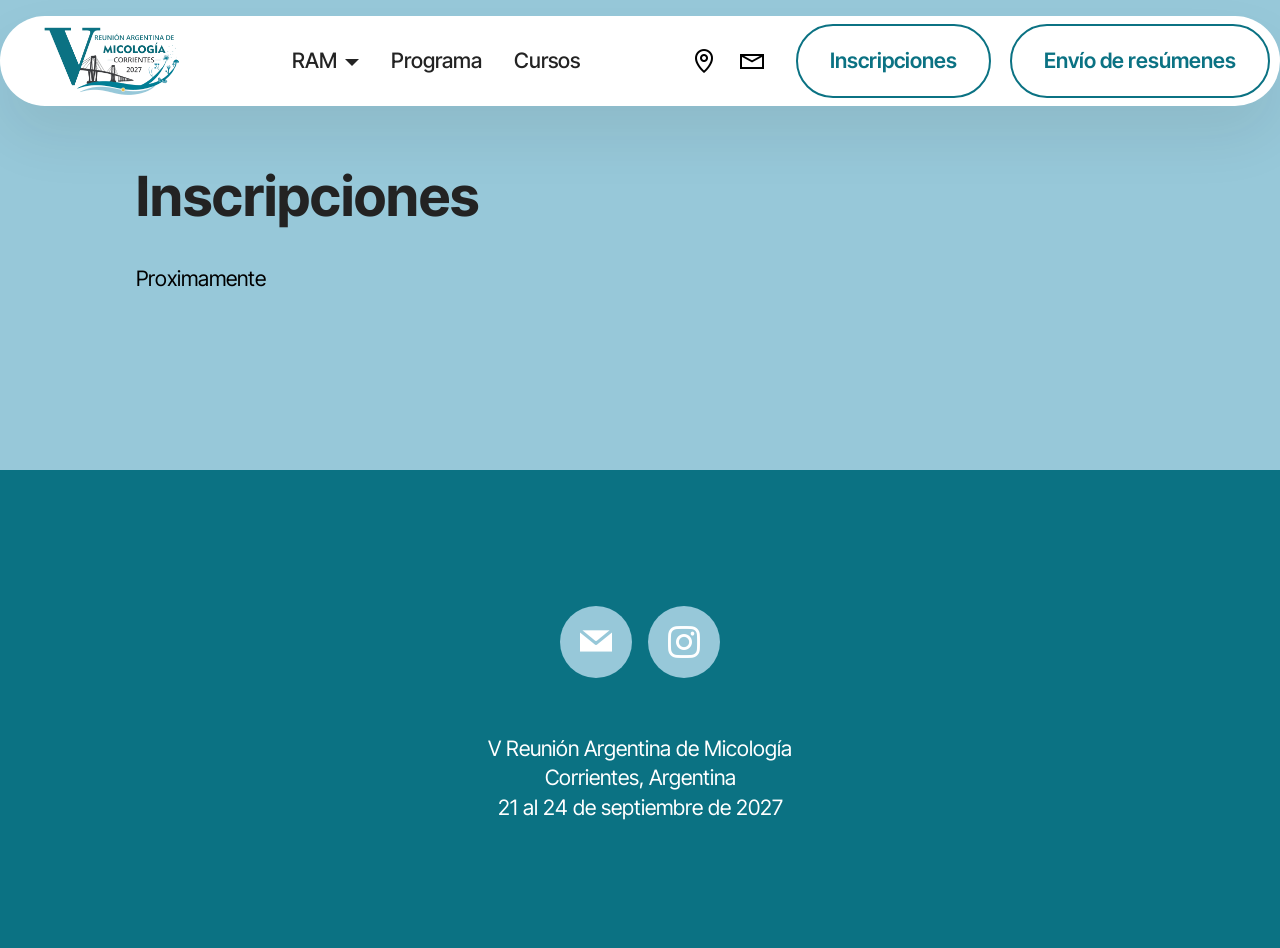
<file: Sitio web/inscripcion.html>
<!DOCTYPE html>
<html>
 <head>
  <!-- Site made with Mobirise Website Builder v6.1.9, https://mobirise.com -->
  <meta charset="utf-8"/>
  <meta content="IE=edge" http-equiv="X-UA-Compatible"/>
  <meta content="Mobirise v6.1.9, mobirise.com" name="generator"/>
  <meta content="width=device-width, initial-scale=1, minimum-scale=1" name="viewport"/>
  <link href="assets/images/v-128x128.png" rel="shortcut icon" type="image/x-icon"/>
  <meta content="" name="description"/>
  <title>
   Inscripciones
  </title>
  <link href="assets/web/assets/mobirise-icons2/mobirise2.css" rel="stylesheet"/>
  <link href="assets/bootstrap/css/bootstrap.min.css" rel="stylesheet"/>
  <link href="assets/dropdown/css/style.css" rel="stylesheet"/>
  <link href="assets/socicon/css/styles.css" rel="stylesheet"/>
  <link href="assets/theme/css/style.css" rel="stylesheet"/>
  <link as="style" href="https://fonts.googleapis.com/css?family=Inter+Tight:100,200,300,400,500,600,700,800,900,100i,200i,300i,400i,500i,600i,700i,800i,900i&display=swap" onload="this.onload=null;this.rel='stylesheet'" rel="preload"/>
  <noscript>
   <link href="https://fonts.googleapis.com/css?family=Inter+Tight:100,200,300,400,500,600,700,800,900,100i,200i,300i,400i,500i,600i,700i,800i,900i&display=swap" rel="stylesheet"/>
  </noscript>
  <link as="style" href="assets/mobirise/css/mbr-additional.css?v=o9uz4j" rel="preload"/>
  <link href="assets/mobirise/css/mbr-additional.css?v=o9uz4j" rel="stylesheet" type="text/css"/>
 </head>
 <body>
  <section class="menu menu2 cid-vwmxlg3b1n" data-bs-version="5.1" id="menu02-l" once="menu">
   <nav class="navbar navbar-dropdown navbar-fixed-top navbar-expand-lg">
    <div class="container">
     <div class="navbar-brand">
      <span class="navbar-logo">
       <a href="index.html">
        <img alt="" src="assets/images/logo-vram-276x143.webp" style="height: 4.5rem;"/>
       </a>
      </span>
     </div>
     <button aria-controls="navbarNavAltMarkup" aria-expanded="false" aria-label="Toggle navigation" class="navbar-toggler" data-bs-target="#navbarSupportedContent" data-bs-toggle="collapse" data-target="#navbarSupportedContent" data-toggle="collapse" type="button">
      <div class="hamburger">
       <span>
       </span>
       <span>
       </span>
       <span>
       </span>
       <span>
       </span>
      </div>
     </button>
     <div class="collapse navbar-collapse" id="navbarSupportedContent">
      <ul class="navbar-nav nav-dropdown" data-app-modern-menu="true">
       <li class="nav-item dropdown">
        <a aria-expanded="true" class="nav-link link text-black text-primary dropdown-toggle display-4" data-bs-auto-close="outside" data-bs-toggle="dropdown" data-toggle="dropdown-submenu" href="circulares.html">
         RAM
        </a>
        <div aria-labelledby="dropdown-404" class="dropdown-menu">
         <a class="text-black text-primary dropdown-item display-4" href="circulares.html">
          Circulares
         </a>
         <a class="text-black text-primary dropdown-item display-4" href="organizacion.html">
          Comisión organizadora
         </a>
         <a class="text-black text-primary dropdown-item display-4" href="conferencistas.html">
          Conferencistas
         </a>
        </div>
       </li>
       <li class="nav-item">
        <a class="nav-link link text-black text-primary display-4" href="programa.html">
         Programa
        </a>
       </li>
       <li class="nav-item">
        <a aria-expanded="false" class="nav-link link text-black text-primary display-4" href="cursos.html">
         Cursos
        </a>
       </li>
      </ul>
      <div class="icons-menu">
       <a class="iconfont-wrapper" href="lugar.html">
        <span class="p-2 mbr-iconfont mobi-mbri-map-pin mobi-mbri">
        </span>
       </a>
       <a class="iconfont-wrapper" href="mailto:vramctes2027@gmail.com">
        <span class="p-2 mbr-iconfont mobi-mbri-letter mobi-mbri">
        </span>
       </a>
      </div>
      <div class="navbar-buttons mbr-section-btn">
       <a class="btn btn-warning-outline display-4" href="inscripcion.html">
        Inscripciones
       </a>
       <a class="btn btn-warning-outline display-4" href="resumenes.html">
        Envío de resúmenes
       </a>
      </div>
     </div>
    </div>
   </nav>
  </section>
  <section class="article12 cid-vwaZGhWlGX" data-bs-version="5.1" id="article12-7">
   <div class="container">
    <div class="row justify-content-center">
     <div class="col-md-12 col-lg-10">
      <h3 class="mbr-section-title mbr-fonts-style mb-4 mt-0 display-2">
       <strong>
        Inscripciones
       </strong>
      </h3>
      <p class="mbr-text mbr-fonts-style display-7">
       Proximamente
      </p>
     </div>
    </div>
   </div>
  </section>
  <section class="footer3 cid-vwaWoXGsTa" data-bs-version="5.1" id="footer03-6" once="footers">
   <div class="container">
    <div class="row">
     <div class="col-12 mt-4">
      <div class="social-row">
       <div class="soc-item">
        <a href="mailto:vramctes2027@gmail.com">
         <span class="mbr-iconfont display-7 socicon-mail socicon">
         </span>
        </a>
       </div>
       <div class="soc-item">
        <a href="https://www.instagram.com/amcspegazzini/" target="_blank">
         <span class="mbr-iconfont socicon-instagram socicon">
         </span>
        </a>
       </div>
      </div>
     </div>
     <div class="col-12 mt-5">
      <p class="mbr-fonts-style copyright display-7">
       V Reunión Argentina de Micología
       <br/>
       Corrientes, Argentina
       <br/>
       21 al 24 de septiembre de 2027
       <br/>
       <br/>
      </p>
     </div>
    </div>
   </div>
  </section>
  <!--
  <section class="display-7" style="padding: 0;align-items: center;justify-content: center;flex-wrap: wrap;    align-content: center;display: flex;position: relative;height: 4rem;">
   <a href="https://mobiri.se/2850051" style="flex: 1 1;height: 4rem;position: absolute;width: 100%;z-index: 1;">
    <img alt="" src="[data-uri]" style="height: 4rem;"/>
   </a>
   <p class="display-7" style="margin: 0;text-align: center;">
    ‌
   </p>
   <a href="https://mobirise.com/builder/ai-website-builder.html" style="z-index:1">
    Free AI Website Software
   </a>
  </section>
  -->
  <script src="assets/bootstrap/js/bootstrap.bundle.min.js">
  </script>
  <script src="assets/smoothscroll/smooth-scroll.js">
  </script>
  <script src="assets/ytplayer/index.js">
  </script>
  <script src="assets/dropdown/js/navbar-dropdown.js">
  </script>
  <script src="assets/theme/js/script.js">
  </script>
 </body>
</html>
</file>
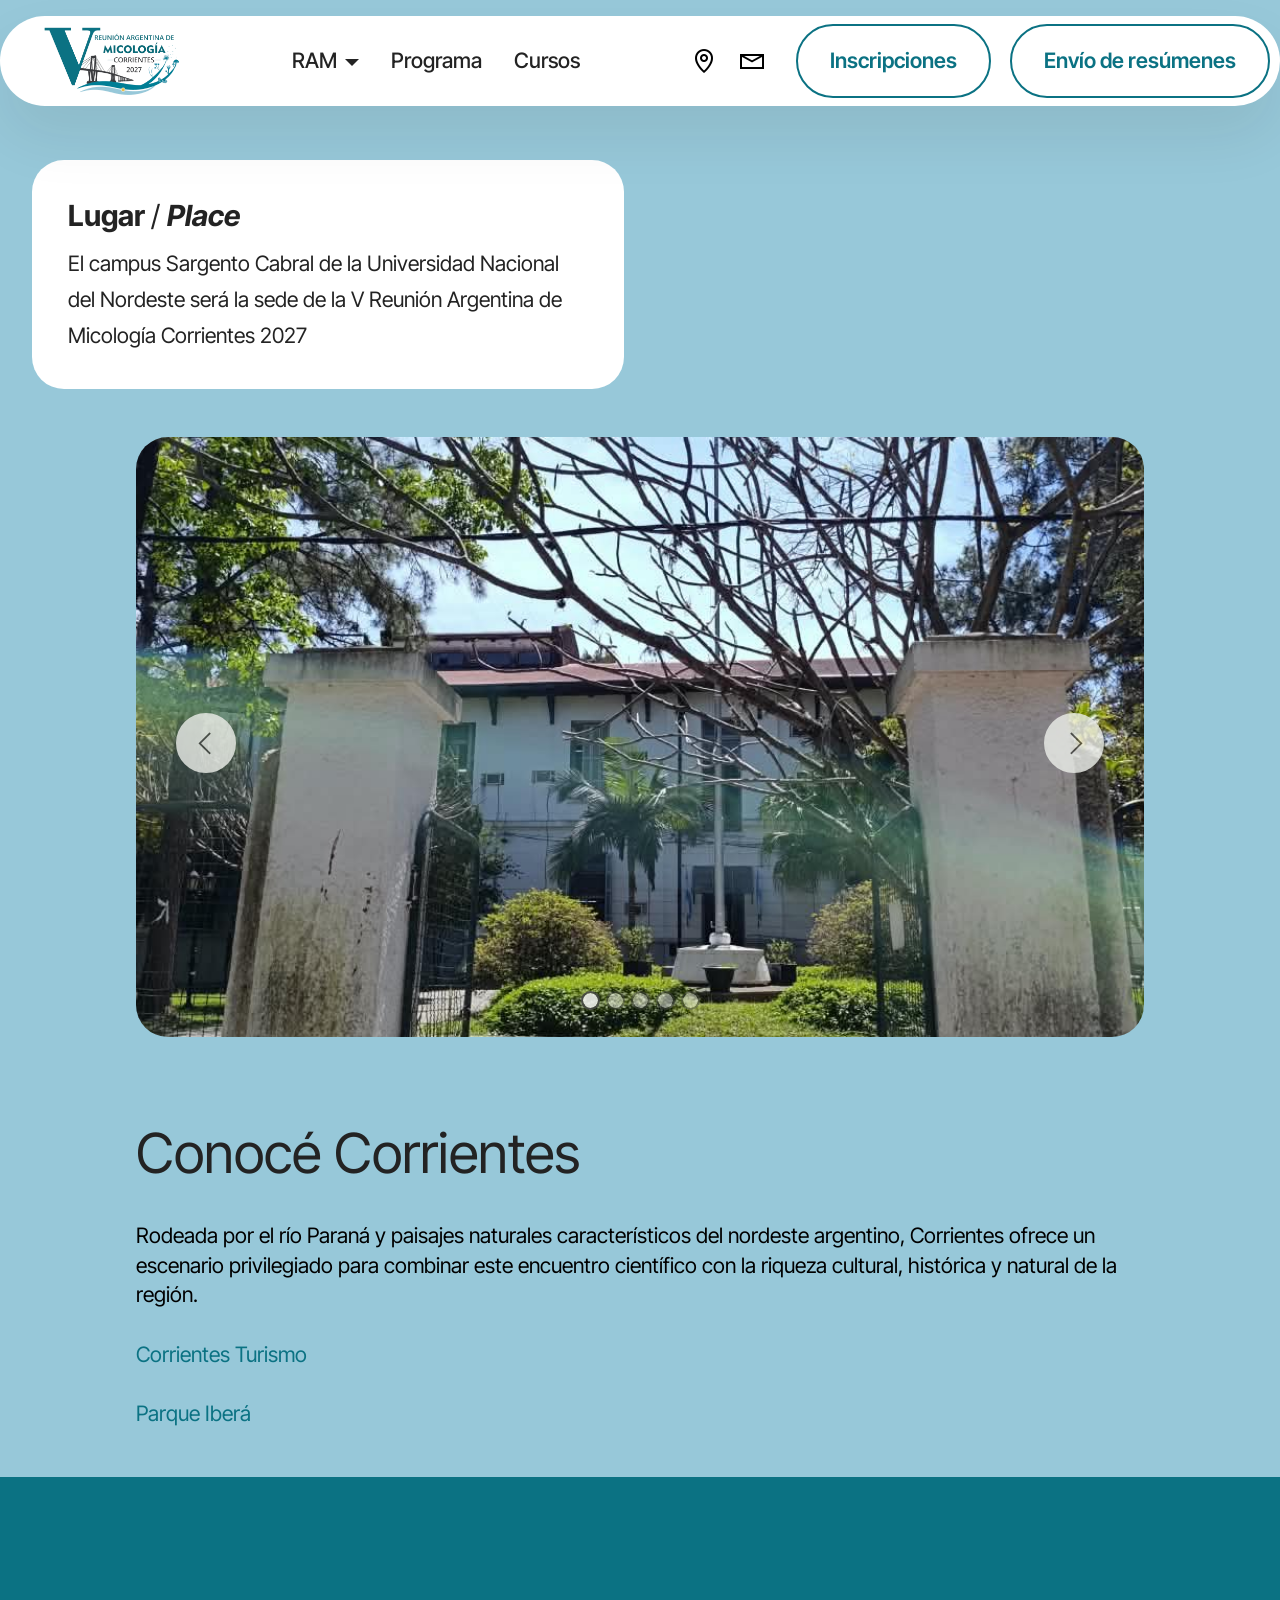
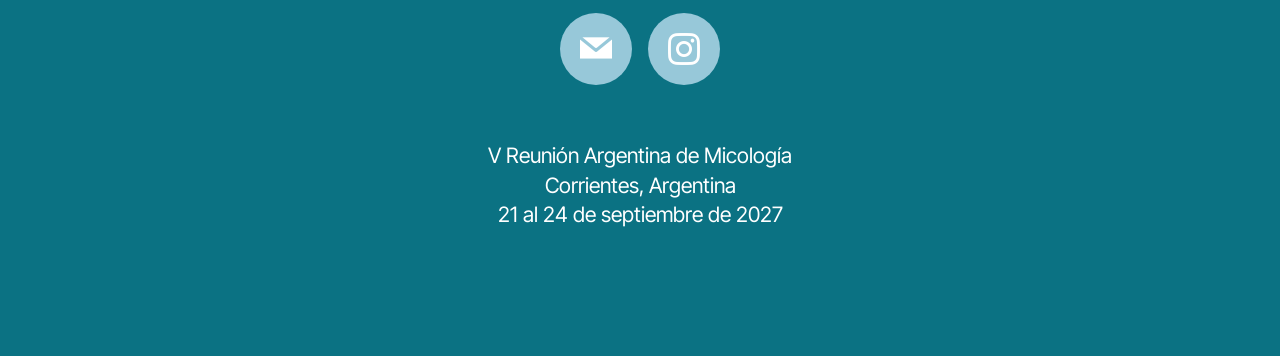
<file: Sitio web/lugar.html>
<!DOCTYPE html>
<html>
 <head>
  <!-- Site made with Mobirise Website Builder v6.1.9, https://mobirise.com -->
  <meta charset="utf-8"/>
  <meta content="IE=edge" http-equiv="X-UA-Compatible"/>
  <meta content="Mobirise v6.1.9, mobirise.com" name="generator"/>
  <meta content="width=device-width, initial-scale=1, minimum-scale=1" name="viewport"/>
  <link href="assets/images/v-128x128.png" rel="shortcut icon" type="image/x-icon"/>
  <meta content="" name="description"/>
  <title>
   Lugar y actividades
  </title>
  <link href="assets/web/assets/mobirise-icons2/mobirise2.css" rel="stylesheet"/>
  <link href="assets/bootstrap/css/bootstrap.min.css" rel="stylesheet"/>
  <link href="assets/dropdown/css/style.css" rel="stylesheet"/>
  <link href="assets/socicon/css/styles.css" rel="stylesheet"/>
  <link href="assets/theme/css/style.css" rel="stylesheet"/>
  <link as="style" href="https://fonts.googleapis.com/css?family=Inter+Tight:100,200,300,400,500,600,700,800,900,100i,200i,300i,400i,500i,600i,700i,800i,900i&display=swap" onload="this.onload=null;this.rel='stylesheet'" rel="preload"/>
  <noscript>
   <link href="https://fonts.googleapis.com/css?family=Inter+Tight:100,200,300,400,500,600,700,800,900,100i,200i,300i,400i,500i,600i,700i,800i,900i&display=swap" rel="stylesheet"/>
  </noscript>
  <link as="style" href="assets/mobirise/css/mbr-additional.css?v=EZnp79" rel="preload"/>
  <link href="assets/mobirise/css/mbr-additional.css?v=EZnp79" rel="stylesheet" type="text/css"/>
 </head>
 <body>
  <section class="menu menu2 cid-vwmyZX38nt" data-bs-version="5.1" id="menu02-r" once="menu">
   <nav class="navbar navbar-dropdown navbar-fixed-top navbar-expand-lg">
    <div class="container">
     <div class="navbar-brand">
      <span class="navbar-logo">
       <a href="index.html">
        <img alt="" src="assets/images/logo-vram-276x143.webp" style="height: 4.5rem;"/>
       </a>
      </span>
     </div>
     <button aria-controls="navbarNavAltMarkup" aria-expanded="false" aria-label="Toggle navigation" class="navbar-toggler" data-bs-target="#navbarSupportedContent" data-bs-toggle="collapse" data-target="#navbarSupportedContent" data-toggle="collapse" type="button">
      <div class="hamburger">
       <span>
       </span>
       <span>
       </span>
       <span>
       </span>
       <span>
       </span>
      </div>
     </button>
     <div class="collapse navbar-collapse" id="navbarSupportedContent">
      <ul class="navbar-nav nav-dropdown" data-app-modern-menu="true">
       <li class="nav-item dropdown">
        <a aria-expanded="true" class="nav-link link text-black text-primary dropdown-toggle display-4" data-bs-auto-close="outside" data-bs-toggle="dropdown" data-toggle="dropdown-submenu" href="circulares.html">
         RAM
        </a>
        <div aria-labelledby="dropdown-404" class="dropdown-menu">
         <a class="text-black text-primary dropdown-item display-4" href="circulares.html">
          Circulares
         </a>
         <a class="text-black text-primary dropdown-item display-4" href="organizacion.html">
          Comisión organizadora
         </a>
         <a class="text-black text-primary dropdown-item display-4" href="conferencistas.html">
          Conferencistas
         </a>
        </div>
       </li>
       <li class="nav-item">
        <a class="nav-link link text-black text-primary display-4" href="programa.html">
         Programa
        </a>
       </li>
       <li class="nav-item">
        <a aria-expanded="false" class="nav-link link text-black text-primary display-4" href="cursos.html">
         Cursos
        </a>
       </li>
      </ul>
      <div class="icons-menu">
       <a class="iconfont-wrapper" href="lugar.html">
        <span class="p-2 mbr-iconfont mobi-mbri-map-pin mobi-mbri">
        </span>
       </a>
       <a class="iconfont-wrapper" href="mailto:vramctes2027@gmail.com">
        <span class="p-2 mbr-iconfont mobi-mbri-letter mobi-mbri">
        </span>
       </a>
      </div>
      <div class="navbar-buttons mbr-section-btn">
       <a class="btn btn-warning-outline display-4" href="inscripcion.html">
        Inscripciones
       </a>
       <a class="btn btn-warning-outline display-4" href="resumenes.html">
        Envío de resúmenes
       </a>
      </div>
     </div>
    </div>
   </nav>
  </section>
  <section class="contacts02 map1 cid-vwqMJBgeYd" data-bs-version="5.1" id="contacts02-s">
   <div class="container">
    <div class="row justify-content-center">
     <div class="col-12 content-head">
     </div>
    </div>
    <div class="row justify-content-center">
     <div class="card col-12 col-md-12 col-lg-6">
      <div class="card-wrapper">
       <div class="text-wrapper">
        <h5 class="cardTitle mbr-fonts-style mb-2 display-5">
         <strong>
          Lugar
         </strong>
         /
         <strong>
          <em>
           Place
          </em>
         </strong>
        </h5>
        <ul class="list mbr-fonts-style display-7">
         <li class="mbr-text item-wrap">
          El campus Sargento Cabral de la Universidad Nacional del Nordeste será la sede de la V Reunión Argentina de Micología Corrientes 2027
         </li>
        </ul>
       </div>
      </div>
     </div>
     <div class="map-wrapper col-md-12 col-lg-6">
      <div class="google-map">
       <iframe allowfullscreen="" frameborder="0" src="https://www.google.com/maps/embed?pb=!1m18!1m12!1m3!1d275260.15145511244!2d-58.96247705710693!3d-27.459186616260023!2m3!1f0!2f0!3f0!3m2!1i1024!2i768!4f13.1!3m3!1m2!1s0x94456b5a060ca4b9%3A0x69808e5408e12c0d!2sCampus%20Sargento%20Cabral!5e1!3m2!1ses-419!2sar!4v1790519580682!5m2!1ses-419!2sar" style="border:0">
       </iframe>
      </div>
     </div>
    </div>
   </div>
  </section>
  <section class="slider05 cid-vx8620WkId" data-bs-version="5.1" id="slider05-y">
   <div class="container">
    <div class="row justify-content-center">
     <div class="col-12 col-md-10">
      <div class="carousel slide" data-bs-interval="5000" data-interval="5000" id="vz1nB4JARf">
       <ol class="carousel-indicators">
        <li class="active" data-bs-slide-to="0" data-bs-target="#vz1nB4JARf" data-slide-to="0" data-target="#vz1nB4JARf">
        </li>
        <li class="" data-bs-slide-to="1" data-bs-target="#vz1nB4JARf" data-slide-to="1" data-target="#vz1nB4JARf">
        </li>
        <li class="" data-bs-slide-to="2" data-bs-target="#vz1nB4JARf" data-slide-to="2" data-target="#vz1nB4JARf">
        </li>
        <li class="" data-bs-slide-to="3" data-bs-target="#vz1nB4JARf" data-slide-to="3" data-target="#vz1nB4JARf">
        </li>
        <li class="" data-bs-slide-to="4" data-bs-target="#vz1nB4JARf" data-slide-to="4" data-target="#vz1nB4JARf">
        </li>
       </ol>
       <div class="carousel-inner">
        <div class="carousel-item slider-image item active">
         <div class="item-wrapper">
          <img alt="Mobirise Website Builder" class="d-block w-100" data-bs-slide-to="1" data-slide-to="1" src="assets/images/whatsapp-image-2026-09-25-at-12.25.14-pm-2-964x1280.webp"/>
         </div>
        </div>
        <div class="carousel-item slider-image item">
         <div class="item-wrapper">
          <img alt="Mobirise Website Builder" class="d-block w-100" data-bs-slide-to="1" data-slide-to="1" src="assets/images/whatsapp-image-2026-09-25-at-12.25.10-pm-1-1280x963.webp"/>
         </div>
        </div>
        <div class="carousel-item slider-image item">
         <div class="item-wrapper">
          <img alt="Mobirise Website Builder" class="d-block w-100" data-bs-slide-to="2" data-slide-to="2" src="assets/images/whatsapp-image-2026-09-25-at-12.25.13-pm-1-964x1280.webp"/>
         </div>
        </div>
        <div class="carousel-item slider-image item">
         <div class="item-wrapper">
          <img alt="Mobirise Website Builder" class="d-block w-100" data-bs-slide-to="3" data-slide-to="3" src="assets/images/whatsapp-image-2026-09-25-at-12.25.03-pm-1-1280x963.webp"/>
         </div>
        </div>
        <div class="carousel-item slider-image item">
         <div class="item-wrapper">
          <img alt="Mobirise Website Builder" class="d-block w-100" data-bs-slide-to="4" data-slide-to="4" src="assets/images/whatsapp-image-2026-09-25-at-12.25.05-pm-1-964x1280.webp"/>
         </div>
        </div>
       </div>
       <a class="carousel-control carousel-control-prev" data-bs-slide="prev" data-slide="prev" href="#vz1nB4JARf" role="button">
        <span aria-hidden="true" class="mobi-mbri mobi-mbri-arrow-prev">
        </span>
        <span class="sr-only visually-hidden">
         Previous
        </span>
       </a>
       <a class="carousel-control carousel-control-next" data-bs-slide="next" data-slide="next" href="#vz1nB4JARf" role="button">
        <span aria-hidden="true" class="mobi-mbri mobi-mbri-arrow-next">
        </span>
        <span class="sr-only visually-hidden">
         Next
        </span>
       </a>
      </div>
     </div>
    </div>
   </div>
  </section>
  <section class="article12 cid-vwmyZWBqRO" data-bs-version="5.1" id="article12-p">
   <div class="container">
    <div class="row justify-content-center">
     <div class="col-md-12 col-lg-10">
      <h3 class="mbr-section-title mbr-fonts-style mb-4 mt-0 display-2">
       Conocé Corrientes
      </h3>
      <p class="mbr-text mbr-fonts-style display-7">
       Rodeada por el río Paraná y paisajes naturales característicos del nordeste argentino, Corrientes ofrece un escenario privilegiado para combinar este encuentro científico con la riqueza cultural, histórica y natural de la región.
       <br/>
       <br/>
       <a class="text-warning" href="https://corrientes.tur.ar/" target="_blank">
        Corrientes Turismo
       </a>
       <br/>
       <br/>
       <a class="text-warning" href="https://parqueibera.gob.ar/" target="_blank">
        Parque Iberá
       </a>
      </p>
     </div>
    </div>
   </div>
  </section>
  <section class="footer3 cid-vwmyZWK9aU" data-bs-version="5.1" id="footer03-q" once="footers">
   <div class="container">
    <div class="row">
     <div class="col-12 mt-4">
      <div class="social-row">
       <div class="soc-item">
        <a href="mailto:vramctes2027@gmail.com">
         <span class="mbr-iconfont display-7 socicon-mail socicon">
         </span>
        </a>
       </div>
       <div class="soc-item">
        <a href="https://www.instagram.com/amcspegazzini/" target="_blank">
         <span class="mbr-iconfont socicon-instagram socicon">
         </span>
        </a>
       </div>
      </div>
     </div>
     <div class="col-12 mt-5">
      <p class="mbr-fonts-style copyright display-7">
       V Reunión Argentina de Micología
       <br/>
       Corrientes, Argentina
       <br/>
       21 al 24 de septiembre de 2027
       <br/>
       <br/>
      </p>
     </div>
    </div>
   </div>
  </section>
  <!--
  <section class="display-7" style="padding: 0;align-items: center;justify-content: center;flex-wrap: wrap;    align-content: center;display: flex;position: relative;height: 4rem;">
   <a href="https://mobiri.se/2850051" style="flex: 1 1;height: 4rem;position: absolute;width: 100%;z-index: 1;">
    <img alt="" src="[data-uri]" style="height: 4rem;"/>
   </a>
   <p class="display-7" style="margin: 0;text-align: center;">
    ‌
   </p>
   <a href="https://mobirise.com/builder/ai-website-generator.html" style="z-index:1">
    AI Website Generator
   </a>
  </section>
  -->
  <script src="assets/bootstrap/js/bootstrap.bundle.min.js">
  </script>
  <script src="assets/smoothscroll/smooth-scroll.js">
  </script>
  <script src="assets/ytplayer/index.js">
  </script>
  <script src="assets/dropdown/js/navbar-dropdown.js">
  </script>
  <script src="assets/theme/js/script.js">
  </script>
 </body>
</html>
</file>
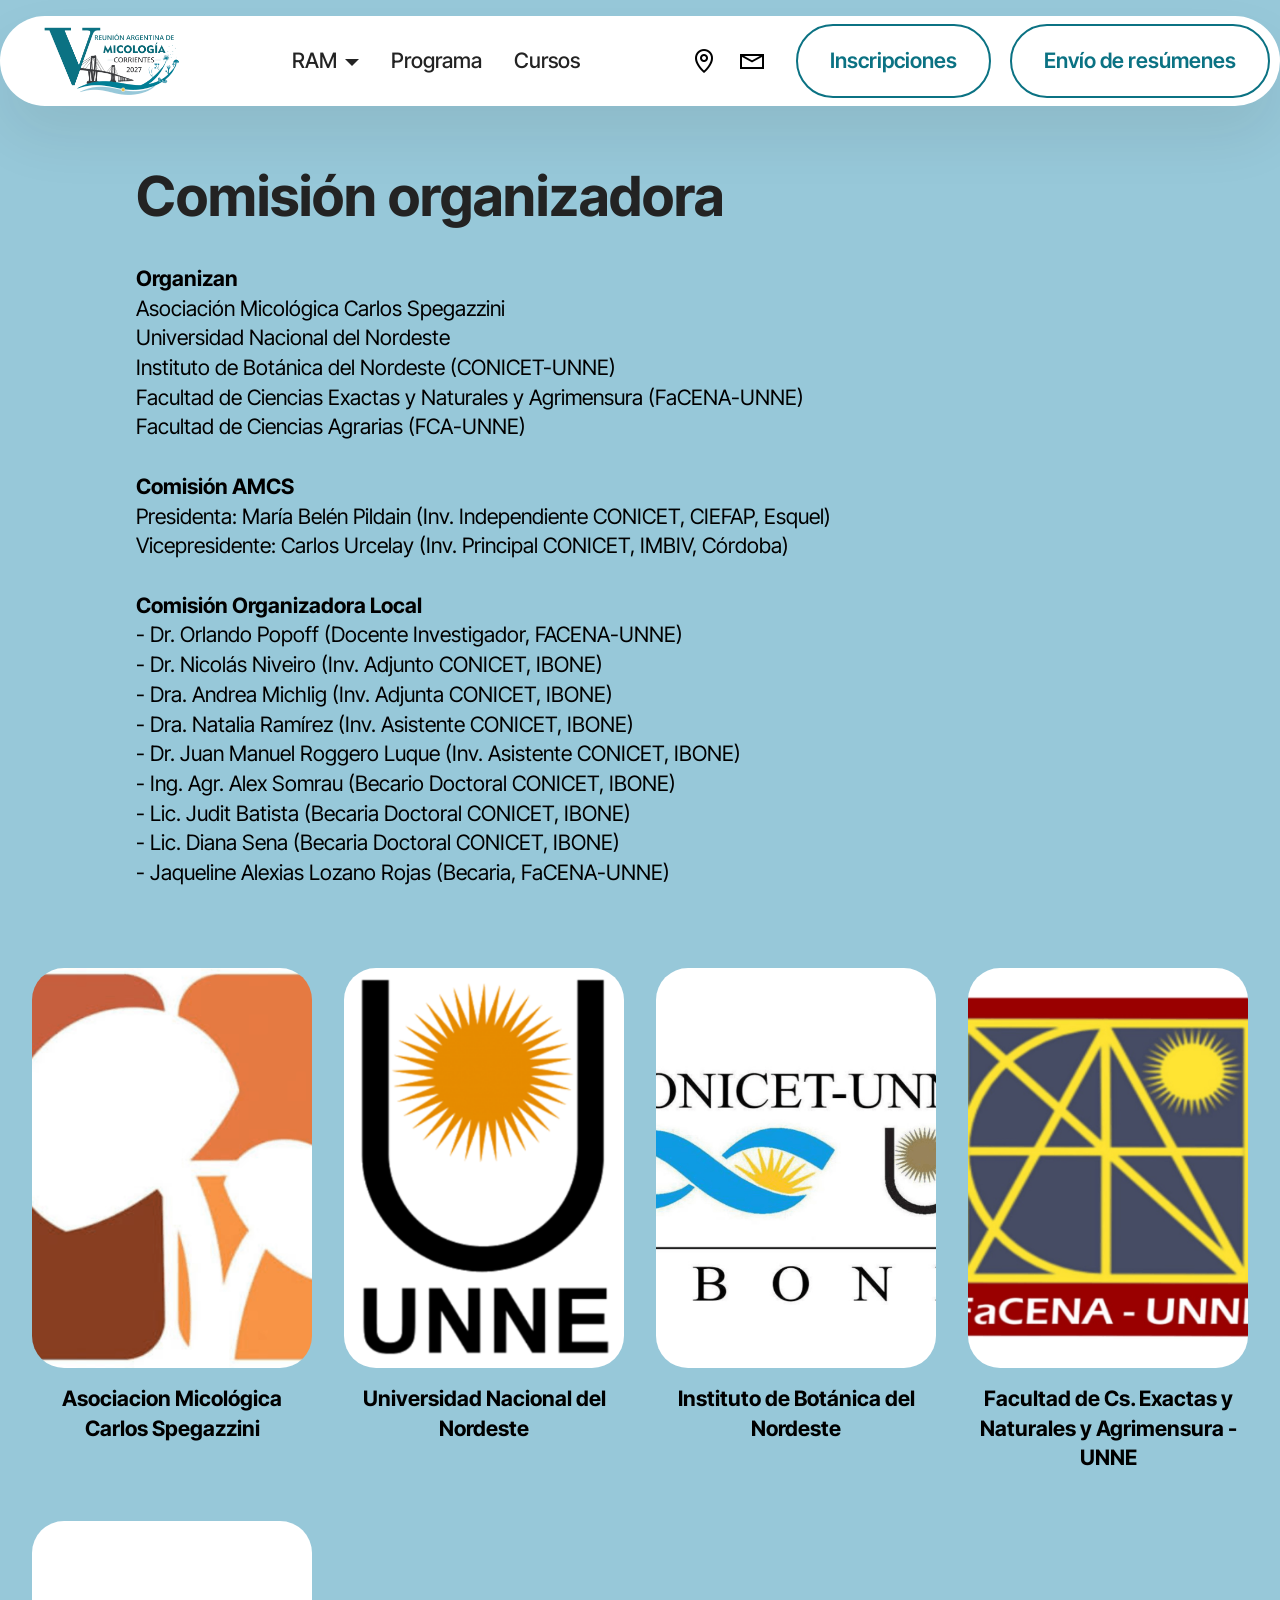
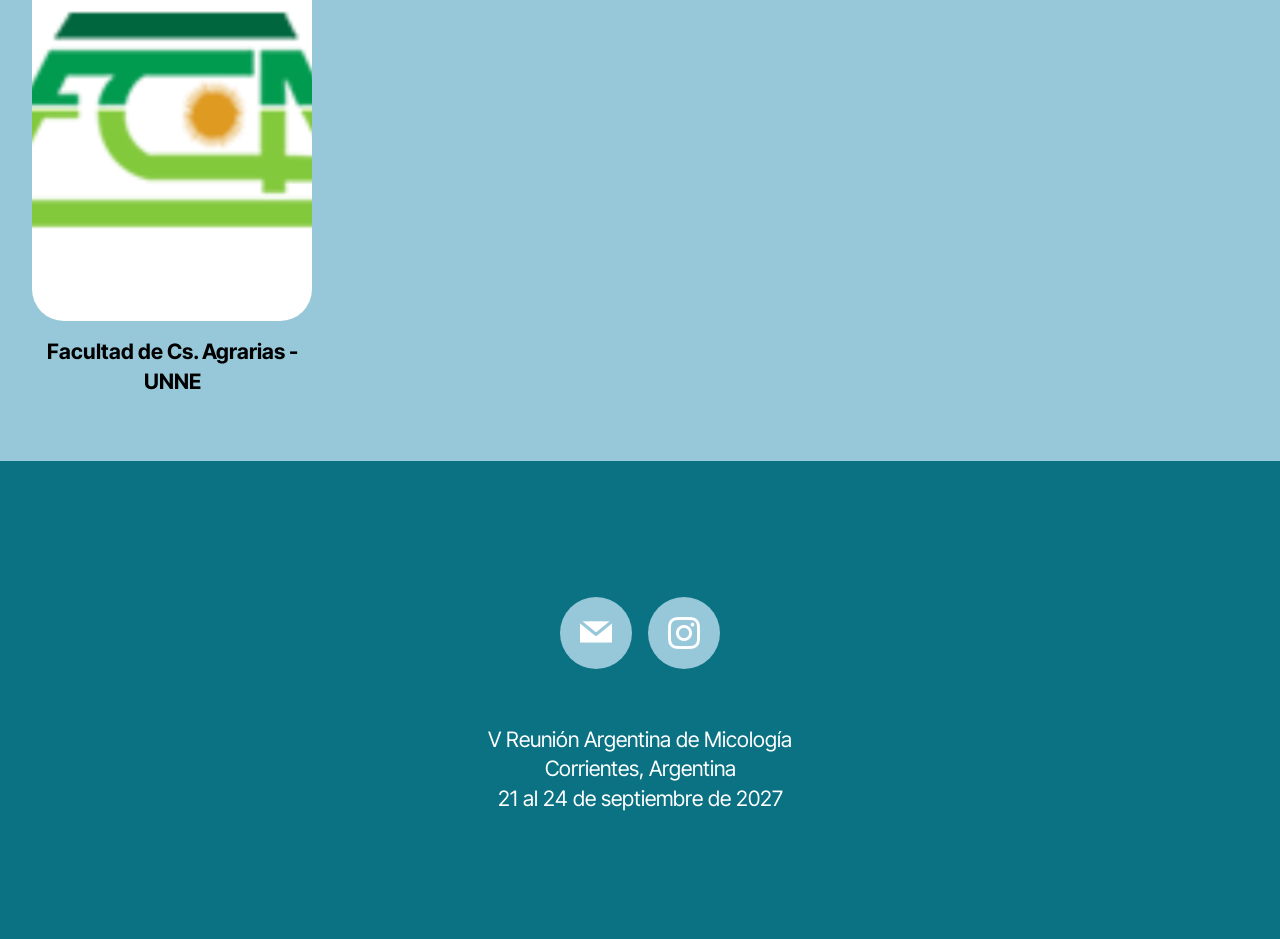
<file: Sitio web/organizacion.html>
<!DOCTYPE html>
<html>
 <head>
  <!-- Site made with Mobirise Website Builder v6.1.9, https://mobirise.com -->
  <meta charset="utf-8"/>
  <meta content="IE=edge" http-equiv="X-UA-Compatible"/>
  <meta content="Mobirise v6.1.9, mobirise.com" name="generator"/>
  <meta content="width=device-width, initial-scale=1, minimum-scale=1" name="viewport"/>
  <link href="assets/images/v-128x128.png" rel="shortcut icon" type="image/x-icon"/>
  <meta content="" name="description"/>
  <title>
   Comisión organizadora
  </title>
  <link href="assets/web/assets/mobirise-icons2/mobirise2.css" rel="stylesheet"/>
  <link href="assets/bootstrap/css/bootstrap.min.css" rel="stylesheet"/>
  <link href="assets/dropdown/css/style.css" rel="stylesheet"/>
  <link href="assets/socicon/css/styles.css" rel="stylesheet"/>
  <link href="assets/theme/css/style.css" rel="stylesheet"/>
  <link as="style" href="https://fonts.googleapis.com/css?family=Inter+Tight:100,200,300,400,500,600,700,800,900,100i,200i,300i,400i,500i,600i,700i,800i,900i&display=swap" onload="this.onload=null;this.rel='stylesheet'" rel="preload"/>
  <noscript>
   <link href="https://fonts.googleapis.com/css?family=Inter+Tight:100,200,300,400,500,600,700,800,900,100i,200i,300i,400i,500i,600i,700i,800i,900i&display=swap" rel="stylesheet"/>
  </noscript>
  <link as="style" href="assets/mobirise/css/mbr-additional.css?v=iTCAan" rel="preload"/>
  <link href="assets/mobirise/css/mbr-additional.css?v=iTCAan" rel="stylesheet" type="text/css"/>
 </head>
 <body>
  <section class="menu menu2 cid-vx86Mi63EO" data-bs-version="5.1" id="menu02-z" once="menu">
   <nav class="navbar navbar-dropdown navbar-fixed-top navbar-expand-lg">
    <div class="container">
     <div class="navbar-brand">
      <span class="navbar-logo">
       <a href="index.html">
        <img alt="" src="assets/images/logo-vram-276x143.webp" style="height: 4.5rem;"/>
       </a>
      </span>
     </div>
     <button aria-controls="navbarNavAltMarkup" aria-expanded="false" aria-label="Toggle navigation" class="navbar-toggler" data-bs-target="#navbarSupportedContent" data-bs-toggle="collapse" data-target="#navbarSupportedContent" data-toggle="collapse" type="button">
      <div class="hamburger">
       <span>
       </span>
       <span>
       </span>
       <span>
       </span>
       <span>
       </span>
      </div>
     </button>
     <div class="collapse navbar-collapse" id="navbarSupportedContent">
      <ul class="navbar-nav nav-dropdown" data-app-modern-menu="true">
       <li class="nav-item dropdown">
        <a aria-expanded="true" class="nav-link link text-black text-primary dropdown-toggle display-4" data-bs-auto-close="outside" data-bs-toggle="dropdown" data-toggle="dropdown-submenu" href="circulares.html">
         RAM
        </a>
        <div aria-labelledby="dropdown-404" class="dropdown-menu">
         <a class="text-black text-primary dropdown-item display-4" href="circulares.html">
          Circulares
         </a>
         <a class="text-black text-primary dropdown-item display-4" href="organizacion.html">
          Comisión organizadora
         </a>
         <a class="text-black text-primary dropdown-item display-4" href="conferencistas.html">
          Conferencistas
         </a>
        </div>
       </li>
       <li class="nav-item">
        <a class="nav-link link text-black text-primary display-4" href="programa.html">
         Programa
        </a>
       </li>
       <li class="nav-item">
        <a aria-expanded="false" class="nav-link link text-black text-primary display-4" href="cursos.html">
         Cursos
        </a>
       </li>
      </ul>
      <div class="icons-menu">
       <a class="iconfont-wrapper" href="lugar.html">
        <span class="p-2 mbr-iconfont mobi-mbri-map-pin mobi-mbri">
        </span>
       </a>
       <a class="iconfont-wrapper" href="mailto:vramctes2027@gmail.com">
        <span class="p-2 mbr-iconfont mobi-mbri-letter mobi-mbri">
        </span>
       </a>
      </div>
      <div class="navbar-buttons mbr-section-btn">
       <a class="btn btn-warning-outline display-4" href="inscripcion.html">
        Inscripciones
       </a>
       <a class="btn btn-warning-outline display-4" href="resumenes.html">
        Envío de resúmenes
       </a>
      </div>
     </div>
    </div>
   </nav>
  </section>
  <section class="article12 cid-vx86MinpB4" data-bs-version="5.1" id="article12-10">
   <div class="container">
    <div class="row justify-content-center">
     <div class="col-md-12 col-lg-10">
      <h3 class="mbr-section-title mbr-fonts-style mb-4 mt-0 display-2">
       <strong>
        Comisión organizadora
       </strong>
      </h3>
      <p class="mbr-text mbr-fonts-style display-7">
       <strong>
        Organizan
       </strong>
       <br/>
       Asociación Micológica Carlos Spegazzini
       <br/>
       Universidad Nacional del Nordeste
       <br/>
       Instituto de Botánica del Nordeste (CONICET-UNNE)
       <br/>
       Facultad de Ciencias Exactas y Naturales y Agrimensura (FaCENA-UNNE)
       <br/>
       Facultad de Ciencias Agrarias (FCA-UNNE)
       <br/>
       <br/>
       <strong>
        Comisión AMCS
       </strong>
       <br/>
       Presidenta: María Belén Pildain (Inv. Independiente CONICET, CIEFAP, Esquel)
       <br/>
       Vicepresidente: Carlos Urcelay (Inv. Principal CONICET, IMBIV, Córdoba)
       <br/>
       <br/>
       <strong>
        Comisión Organizadora Local
       </strong>
       <br/>
       - Dr. Orlando Popoff (Docente Investigador, FACENA-UNNE)
       <br/>
       - Dr. Nicolás Niveiro (Inv. Adjunto CONICET, IBONE)
       <br/>
       - Dra. Andrea Michlig (Inv. Adjunta CONICET, IBONE)
       <br/>
       - Dra. Natalia Ramírez (Inv. Asistente CONICET, IBONE)
       <br/>
       - Dr. Juan Manuel Roggero Luque (Inv. Asistente CONICET, IBONE)
       <br/>
       - Ing. Agr. Alex Somrau (Becario Doctoral CONICET, IBONE)
       <br/>
       - Lic. Judit Batista (Becaria Doctoral CONICET, IBONE)
       <br/>
       - Lic. Diana Sena (Becaria Doctoral CONICET, IBONE)
       <br/>
       - Jaqueline Alexias Lozano Rojas (Becaria, FaCENA-UNNE)
       <br/>
      </p>
     </div>
    </div>
   </div>
  </section>
  <section class="gallery3 cid-vx88VxMCd7" data-bs-version="5.1" id="gallery03-12">
   <div class="container-fluid">
    <div class="row justify-content-center">
     <div class="col-12 content-head">
     </div>
    </div>
    <div class="row">
     <div class="item features-image col-12 col-md-6 col-lg-3 active">
      <div class="item-wrapper">
       <div class="item-img">
        <img alt="" data-bs-slide-to="0" data-slide-to="0" src="assets/images/captura-desde-2026-10-04-21-28-57-491x457.webp" title=""/>
       </div>
       <div class="item-content align-left">
        <h5 class="item-title mbr-fonts-style mt-3 mb-3 display-7">
         <strong>
          Asociacion Micológica Carlos Spegazzini
         </strong>
        </h5>
       </div>
      </div>
     </div>
     <div class="item features-image col-12 col-md-6 col-lg-3">
      <div class="item-wrapper">
       <div class="item-img">
        <img alt="" data-bs-slide-to="1" data-slide-to="1" src="assets/images/captura-desde-2026-10-04-21-29-12-562x552.webp" title=""/>
       </div>
       <div class="item-content align-left">
        <h5 class="item-title mbr-fonts-style mt-3 mb-3 display-7">
         <strong>
          Universidad Nacional del Nordeste
         </strong>
        </h5>
       </div>
      </div>
     </div>
     <div class="item features-image col-12 col-md-6 col-lg-3">
      <div class="item-wrapper">
       <div class="item-img">
        <img alt="" data-bs-slide-to="2" data-slide-to="2" src="assets/images/captura-desde-2026-10-04-21-29-48-744x681.webp" title=""/>
       </div>
       <div class="item-content align-left">
        <h5 class="item-title mbr-fonts-style mt-3 mb-3 display-7">
         <strong>
          Instituto de Botánica del Nordeste
         </strong>
        </h5>
       </div>
      </div>
     </div>
     <div class="item features-image col-12 col-md-6 col-lg-3">
      <div class="item-wrapper">
       <div class="item-img">
        <img alt="" data-bs-slide-to="3" data-slide-to="3" src="assets/images/captura-desde-2026-10-04-21-29-57-493x463.webp" title=""/>
       </div>
       <div class="item-content align-left">
        <h5 class="item-title mbr-fonts-style mt-3 mb-3 display-7">
         <strong>
          Facultad de Cs. Exactas y Naturales y Agrimensura - UNNE
         </strong>
        </h5>
       </div>
      </div>
     </div>
     <div class="item features-image col-12 col-md-6 col-lg-3">
      <div class="item-wrapper">
       <div class="item-img">
        <img alt="" data-bs-slide-to="4" data-slide-to="4" src="assets/images/captura-desde-2026-10-04-21-30-21-579x517.webp" title=""/>
       </div>
       <div class="item-content align-left">
        <h5 class="item-title mbr-fonts-style mt-3 mb-3 display-7">
         <strong>
          Facultad de Cs. Agrarias - UNNE
         </strong>
        </h5>
       </div>
      </div>
     </div>
    </div>
   </div>
  </section>
  <section class="footer3 cid-vx86MiuM1q" data-bs-version="5.1" id="footer03-11" once="footers">
   <div class="container">
    <div class="row">
     <div class="col-12 mt-4">
      <div class="social-row">
       <div class="soc-item">
        <a href="mailto:vramctes2027@gmail.com">
         <span class="mbr-iconfont display-7 socicon-mail socicon">
         </span>
        </a>
       </div>
       <div class="soc-item">
        <a href="https://www.instagram.com/amcspegazzini/" target="_blank">
         <span class="mbr-iconfont socicon-instagram socicon">
         </span>
        </a>
       </div>
      </div>
     </div>
     <div class="col-12 mt-5">
      <p class="mbr-fonts-style copyright display-7">
       V Reunión Argentina de Micología
       <br/>
       Corrientes, Argentina
       <br/>
       21 al 24 de septiembre de 2027
       <br/>
       <br/>
      </p>
     </div>
    </div>
   </div>
  </section>
  <!--
  <section class="display-7" style="padding: 0;align-items: center;justify-content: center;flex-wrap: wrap;    align-content: center;display: flex;position: relative;height: 4rem;">
   <a href="https://mobiri.se/2850051" style="flex: 1 1;height: 4rem;position: absolute;width: 100%;z-index: 1;">
    <img alt="" src="[data-uri]" style="height: 4rem;"/>
   </a>
   <p class="display-7" style="margin: 0;text-align: center;">
    ‌
   </p>
   <a href="https://mobirise.com/builder/no-code-website-builder.html" style="z-index:1">
    No Code Website Builder
   </a>
  </section>
  -->
  <script src="assets/bootstrap/js/bootstrap.bundle.min.js">
  </script>
  <script src="assets/smoothscroll/smooth-scroll.js">
  </script>
  <script src="assets/ytplayer/index.js">
  </script>
  <script src="assets/dropdown/js/navbar-dropdown.js">
  </script>
  <script src="assets/theme/js/script.js">
  </script>
 </body>
</html>
</file>
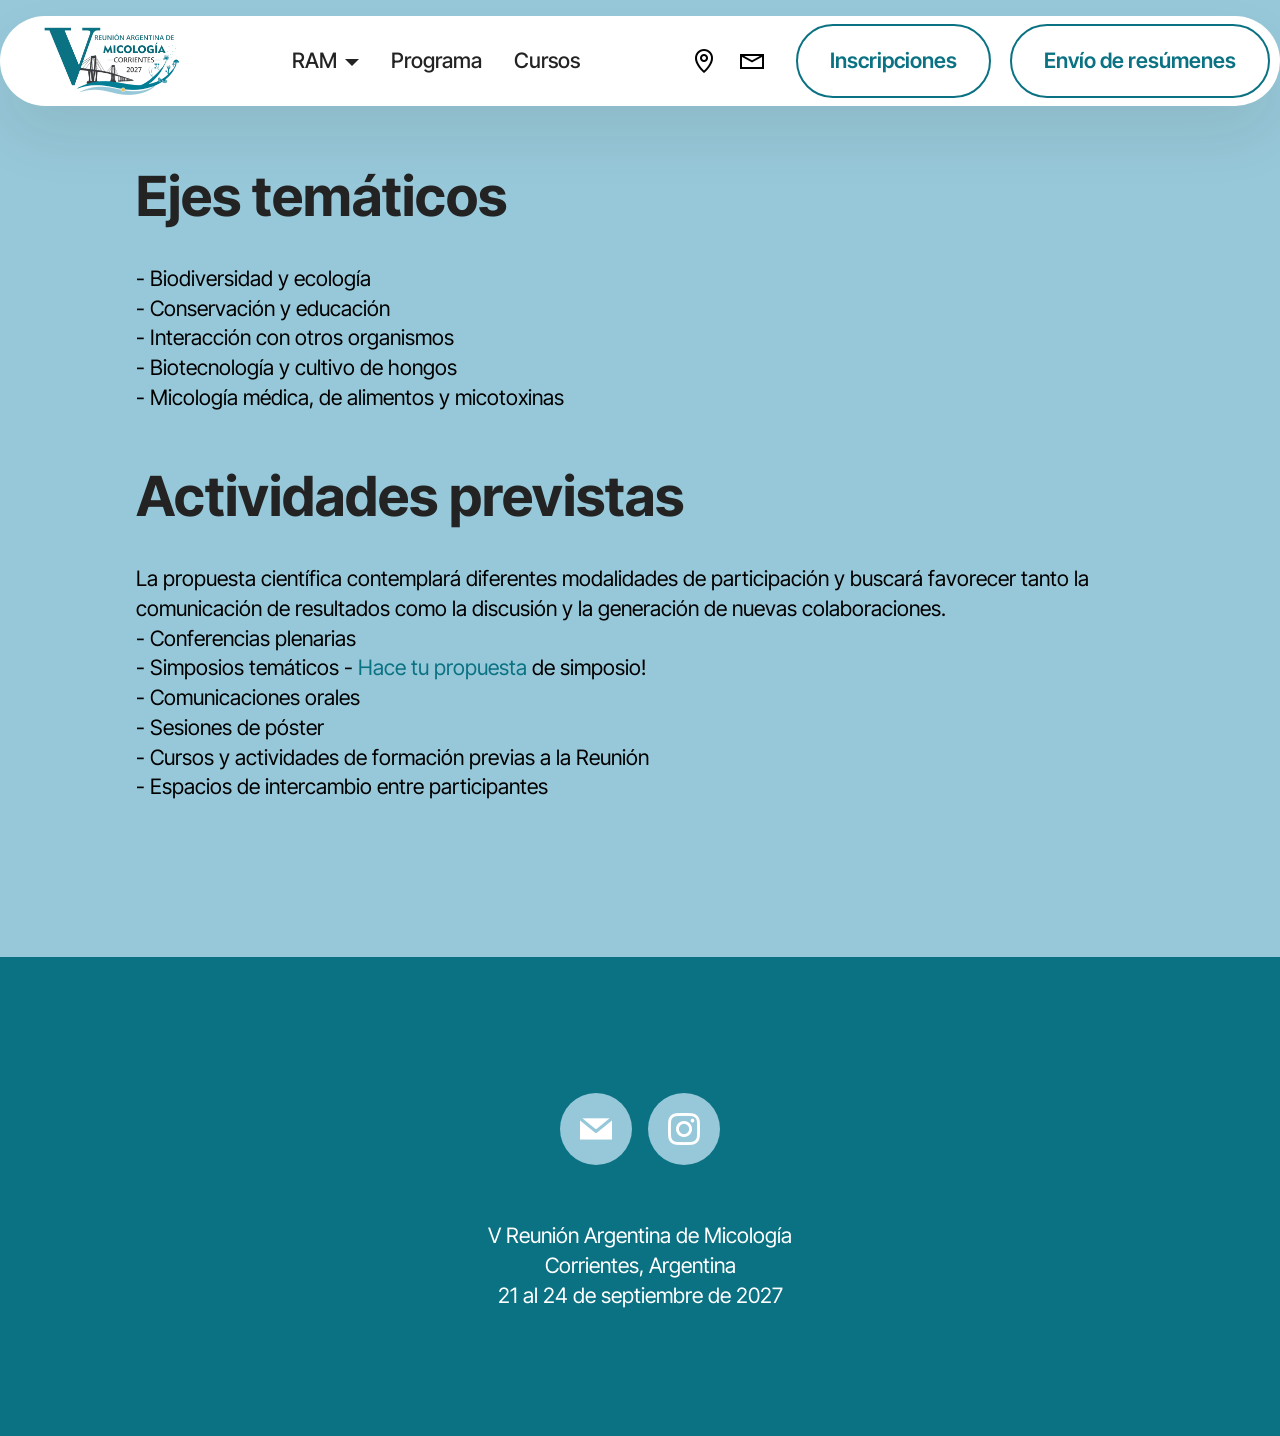
<file: Sitio web/programa.html>
<!DOCTYPE html>
<html>
 <head>
  <!-- Site made with Mobirise Website Builder v6.1.9, https://mobirise.com -->
  <meta charset="utf-8"/>
  <meta content="IE=edge" http-equiv="X-UA-Compatible"/>
  <meta content="Mobirise v6.1.9, mobirise.com" name="generator"/>
  <meta content="width=device-width, initial-scale=1, minimum-scale=1" name="viewport"/>
  <link href="assets/images/v-128x128.png" rel="shortcut icon" type="image/x-icon"/>
  <meta content="" name="description"/>
  <title>
   Programa
  </title>
  <link href="assets/web/assets/mobirise-icons2/mobirise2.css" rel="stylesheet"/>
  <link href="assets/bootstrap/css/bootstrap.min.css" rel="stylesheet"/>
  <link href="assets/dropdown/css/style.css" rel="stylesheet"/>
  <link href="assets/socicon/css/styles.css" rel="stylesheet"/>
  <link href="assets/theme/css/style.css" rel="stylesheet"/>
  <link as="style" href="https://fonts.googleapis.com/css?family=Inter+Tight:100,200,300,400,500,600,700,800,900,100i,200i,300i,400i,500i,600i,700i,800i,900i&display=swap" onload="this.onload=null;this.rel='stylesheet'" rel="preload"/>
  <noscript>
   <link href="https://fonts.googleapis.com/css?family=Inter+Tight:100,200,300,400,500,600,700,800,900,100i,200i,300i,400i,500i,600i,700i,800i,900i&display=swap" rel="stylesheet"/>
  </noscript>
  <link as="style" href="assets/mobirise/css/mbr-additional.css?v=LBS1QP" rel="preload"/>
  <link href="assets/mobirise/css/mbr-additional.css?v=LBS1QP" rel="stylesheet" type="text/css"/>
 </head>
 <body>
  <section class="menu menu2 cid-vx81jweUcT" data-bs-version="5.1" id="menu02-t" once="menu">
   <nav class="navbar navbar-dropdown navbar-fixed-top navbar-expand-lg">
    <div class="container">
     <div class="navbar-brand">
      <span class="navbar-logo">
       <a href="index.html">
        <img alt="" src="assets/images/logo-vram-276x143.webp" style="height: 4.5rem;"/>
       </a>
      </span>
     </div>
     <button aria-controls="navbarNavAltMarkup" aria-expanded="false" aria-label="Toggle navigation" class="navbar-toggler" data-bs-target="#navbarSupportedContent" data-bs-toggle="collapse" data-target="#navbarSupportedContent" data-toggle="collapse" type="button">
      <div class="hamburger">
       <span>
       </span>
       <span>
       </span>
       <span>
       </span>
       <span>
       </span>
      </div>
     </button>
     <div class="collapse navbar-collapse" id="navbarSupportedContent">
      <ul class="navbar-nav nav-dropdown" data-app-modern-menu="true">
       <li class="nav-item dropdown">
        <a aria-expanded="true" class="nav-link link text-black text-primary dropdown-toggle display-4" data-bs-auto-close="outside" data-bs-toggle="dropdown" data-toggle="dropdown-submenu" href="circulares.html">
         RAM
        </a>
        <div aria-labelledby="dropdown-404" class="dropdown-menu">
         <a class="text-black text-primary dropdown-item display-4" href="circulares.html">
          Circulares
         </a>
         <a class="text-black text-primary dropdown-item display-4" href="organizacion.html">
          Comisión organizadora
         </a>
         <a class="text-black text-primary dropdown-item display-4" href="conferencistas.html">
          Conferencistas
         </a>
        </div>
       </li>
       <li class="nav-item">
        <a class="nav-link link text-black text-primary display-4" href="programa.html">
         Programa
        </a>
       </li>
       <li class="nav-item">
        <a aria-expanded="false" class="nav-link link text-black text-primary display-4" href="cursos.html">
         Cursos
        </a>
       </li>
      </ul>
      <div class="icons-menu">
       <a class="iconfont-wrapper" href="lugar.html">
        <span class="p-2 mbr-iconfont mobi-mbri-map-pin mobi-mbri">
        </span>
       </a>
       <a class="iconfont-wrapper" href="mailto:vramctes2027@gmail.com">
        <span class="p-2 mbr-iconfont mobi-mbri-letter mobi-mbri">
        </span>
       </a>
      </div>
      <div class="navbar-buttons mbr-section-btn">
       <a class="btn btn-warning-outline display-4" href="inscripcion.html">
        Inscripciones
       </a>
       <a class="btn btn-warning-outline display-4" href="resumenes.html">
        Envío de resúmenes
       </a>
      </div>
     </div>
    </div>
   </nav>
  </section>
  <section class="article12 cid-vx81jwtt7n" data-bs-version="5.1" id="article12-u">
   <div class="container">
    <div class="row justify-content-center">
     <div class="col-md-12 col-lg-10">
      <h3 class="mbr-section-title mbr-fonts-style mb-4 mt-0 display-2">
       <strong>
        Ejes temáticos
       </strong>
      </h3>
      <p class="mbr-text mbr-fonts-style display-7">
       - Biodiversidad y ecología
       <br/>
       - Conservación y educación
       <br/>
       - Interacción con otros organismos
       <br/>
       - Biotecnología y cultivo de hongos
       <br/>
       - Micología médica, de alimentos y micotoxinas
      </p>
     </div>
    </div>
   </div>
  </section>
  <section class="article12 cid-vx81PxC5nR" data-bs-version="5.1" id="article12-w">
   <div class="container">
    <div class="row justify-content-center">
     <div class="col-md-12 col-lg-10">
      <h3 class="mbr-section-title mbr-fonts-style mb-4 mt-0 display-2">
       <strong>
        Actividades previstas
       </strong>
      </h3>
      <p class="mbr-text mbr-fonts-style display-7">
       La propuesta científica contemplará diferentes modalidades de participación y buscará favorecer tanto la comunicación de resultados como la discusión y la generación de nuevas colaboraciones.
       <br/>
       - Conferencias plenarias
       <br/>
       - Simposios temáticos -
       <a class="text-warning" href="assets/files/Lineamientos-PropuestaparaSimposios.pdf" target="_blank">
        Hace tu propuesta
       </a>
       de simposio!
       <br/>
       - Comunicaciones orales
       <br/>
       - Sesiones de póster
       <br/>
       - Cursos y actividades de formación previas a la Reunión
       <br/>
       - Espacios de intercambio entre participantes
       <br/>
       <br/>
       <br/>
      </p>
     </div>
    </div>
   </div>
  </section>
  <section class="footer3 cid-vx81jwzo9B" data-bs-version="5.1" id="footer03-v" once="footers">
   <div class="container">
    <div class="row">
     <div class="col-12 mt-4">
      <div class="social-row">
       <div class="soc-item">
        <a href="mailto:vramctes2027@gmail.com">
         <span class="mbr-iconfont display-7 socicon-mail socicon">
         </span>
        </a>
       </div>
       <div class="soc-item">
        <a href="https://www.instagram.com/amcspegazzini/" target="_blank">
         <span class="mbr-iconfont socicon-instagram socicon">
         </span>
        </a>
       </div>
      </div>
     </div>
     <div class="col-12 mt-5">
      <p class="mbr-fonts-style copyright display-7">
       V Reunión Argentina de Micología
       <br/>
       Corrientes, Argentina
       <br/>
       21 al 24 de septiembre de 2027
       <br/>
       <br/>
      </p>
     </div>
    </div>
   </div>
  </section>
  <!--
  <section class="display-7" style="padding: 0;align-items: center;justify-content: center;flex-wrap: wrap;    align-content: center;display: flex;position: relative;height: 4rem;">
   <a href="https://mobiri.se/2850051" style="flex: 1 1;height: 4rem;position: absolute;width: 100%;z-index: 1;">
    <img alt="" src="[data-uri]" style="height: 4rem;"/>
   </a>
   <p class="display-7" style="margin: 0;text-align: center;">
    ‌
   </p>
   <a href="https://mobirise.com/builder/ai-website-builder.html" style="z-index:1">
    AI Website Builder
   </a>
  </section>
  -->
  <script src="assets/bootstrap/js/bootstrap.bundle.min.js">
  </script>
  <script src="assets/smoothscroll/smooth-scroll.js">
  </script>
  <script src="assets/ytplayer/index.js">
  </script>
  <script src="assets/dropdown/js/navbar-dropdown.js">
  </script>
  <script src="assets/theme/js/script.js">
  </script>
 </body>
</html>
</file>
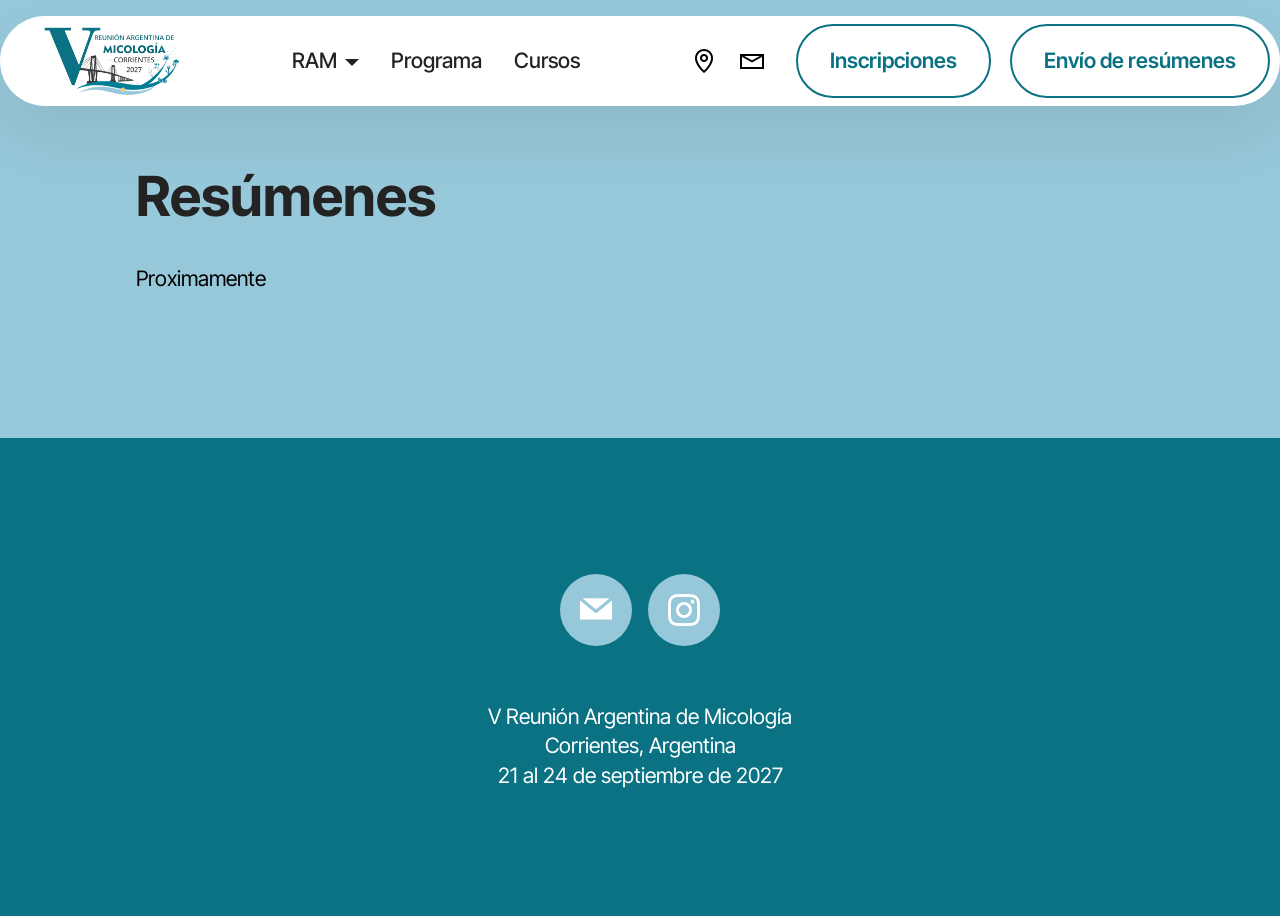
<file: Sitio web/resumenes.html>
<!DOCTYPE html>
<html>
 <head>
  <!-- Site made with Mobirise Website Builder v6.1.9, https://mobirise.com -->
  <meta charset="utf-8"/>
  <meta content="IE=edge" http-equiv="X-UA-Compatible"/>
  <meta content="Mobirise v6.1.9, mobirise.com" name="generator"/>
  <meta content="width=device-width, initial-scale=1, minimum-scale=1" name="viewport"/>
  <link href="assets/images/v-128x128.png" rel="shortcut icon" type="image/x-icon"/>
  <meta content="" name="description"/>
  <title>
   Resumenes
  </title>
  <link href="assets/web/assets/mobirise-icons2/mobirise2.css" rel="stylesheet"/>
  <link href="assets/bootstrap/css/bootstrap.min.css" rel="stylesheet"/>
  <link href="assets/dropdown/css/style.css" rel="stylesheet"/>
  <link href="assets/socicon/css/styles.css" rel="stylesheet"/>
  <link href="assets/theme/css/style.css" rel="stylesheet"/>
  <link as="style" href="https://fonts.googleapis.com/css?family=Inter+Tight:100,200,300,400,500,600,700,800,900,100i,200i,300i,400i,500i,600i,700i,800i,900i&display=swap" onload="this.onload=null;this.rel='stylesheet'" rel="preload"/>
  <noscript>
   <link href="https://fonts.googleapis.com/css?family=Inter+Tight:100,200,300,400,500,600,700,800,900,100i,200i,300i,400i,500i,600i,700i,800i,900i&display=swap" rel="stylesheet"/>
  </noscript>
  <link as="style" href="assets/mobirise/css/mbr-additional.css?v=QL1lSv" rel="preload"/>
  <link href="assets/mobirise/css/mbr-additional.css?v=QL1lSv" rel="stylesheet" type="text/css"/>
 </head>
 <body>
  <section class="menu menu2 cid-vwmyNt78zi" data-bs-version="5.1" id="menu02-o" once="menu">
   <nav class="navbar navbar-dropdown navbar-fixed-top navbar-expand-lg">
    <div class="container">
     <div class="navbar-brand">
      <span class="navbar-logo">
       <a href="index.html">
        <img alt="" src="assets/images/logo-vram-276x143.webp" style="height: 4.5rem;"/>
       </a>
      </span>
     </div>
     <button aria-controls="navbarNavAltMarkup" aria-expanded="false" aria-label="Toggle navigation" class="navbar-toggler" data-bs-target="#navbarSupportedContent" data-bs-toggle="collapse" data-target="#navbarSupportedContent" data-toggle="collapse" type="button">
      <div class="hamburger">
       <span>
       </span>
       <span>
       </span>
       <span>
       </span>
       <span>
       </span>
      </div>
     </button>
     <div class="collapse navbar-collapse" id="navbarSupportedContent">
      <ul class="navbar-nav nav-dropdown" data-app-modern-menu="true">
       <li class="nav-item dropdown">
        <a aria-expanded="true" class="nav-link link text-black text-primary dropdown-toggle display-4" data-bs-auto-close="outside" data-bs-toggle="dropdown" data-toggle="dropdown-submenu" href="circulares.html">
         RAM
        </a>
        <div aria-labelledby="dropdown-404" class="dropdown-menu">
         <a class="text-black text-primary dropdown-item display-4" href="circulares.html">
          Circulares
         </a>
         <a class="text-black text-primary dropdown-item display-4" href="organizacion.html">
          Comisión organizadora
         </a>
         <a class="text-black text-primary dropdown-item display-4" href="conferencistas.html">
          Conferencistas
         </a>
        </div>
       </li>
       <li class="nav-item">
        <a class="nav-link link text-black text-primary display-4" href="programa.html">
         Programa
        </a>
       </li>
       <li class="nav-item">
        <a aria-expanded="false" class="nav-link link text-black text-primary display-4" href="cursos.html">
         Cursos
        </a>
       </li>
      </ul>
      <div class="icons-menu">
       <a class="iconfont-wrapper" href="lugar.html">
        <span class="p-2 mbr-iconfont mobi-mbri-map-pin mobi-mbri">
        </span>
       </a>
       <a class="iconfont-wrapper" href="mailto:vramctes2027@gmail.com">
        <span class="p-2 mbr-iconfont mobi-mbri-letter mobi-mbri">
        </span>
       </a>
      </div>
      <div class="navbar-buttons mbr-section-btn">
       <a class="btn btn-warning-outline display-4" href="inscripcion.html">
        Inscripciones
       </a>
       <a class="btn btn-warning-outline display-4" href="resumenes.html">
        Envío de resúmenes
       </a>
      </div>
     </div>
    </div>
   </nav>
  </section>
  <section class="article12 cid-vwmyNsJ2OO" data-bs-version="5.1" id="article12-m">
   <div class="container">
    <div class="row justify-content-center">
     <div class="col-md-12 col-lg-10">
      <h3 class="mbr-section-title mbr-fonts-style mb-4 mt-0 display-2">
       <strong>
        Resúmenes
       </strong>
      </h3>
      <p class="mbr-text mbr-fonts-style display-7">
       Proximamente
      </p>
     </div>
    </div>
   </div>
  </section>
  <section class="footer3 cid-vwmyNsSkxa" data-bs-version="5.1" id="footer03-n" once="footers">
   <div class="container">
    <div class="row">
     <div class="col-12 mt-4">
      <div class="social-row">
       <div class="soc-item">
        <a href="mailto:vramctes2027@gmail.com">
         <span class="mbr-iconfont display-7 socicon-mail socicon">
         </span>
        </a>
       </div>
       <div class="soc-item">
        <a href="https://www.instagram.com/amcspegazzini/" target="_blank">
         <span class="mbr-iconfont socicon-instagram socicon">
         </span>
        </a>
       </div>
      </div>
     </div>
     <div class="col-12 mt-5">
      <p class="mbr-fonts-style copyright display-7">
       V Reunión Argentina de Micología
       <br/>
       Corrientes, Argentina
       <br/>
       21 al 24 de septiembre de 2027
       <br/>
       <br/>
      </p>
     </div>
    </div>
   </div>
  </section>
  <!--
  <section class="display-7" style="padding: 0;align-items: center;justify-content: center;flex-wrap: wrap;    align-content: center;display: flex;position: relative;height: 4rem;">
   <a href="https://mobiri.se/2850051" style="flex: 1 1;height: 4rem;position: absolute;width: 100%;z-index: 1;">
    <img alt="" src="[data-uri]" style="height: 4rem;"/>
   </a>
   <p class="display-7" style="margin: 0;text-align: center;">
    ‌
   </p>
   <a href="https://mobirise.com/builder/no-code-website-builder.html" style="z-index:1">
    No Code Website Builder
   </a>
  </section>
  -->
  <script src="assets/bootstrap/js/bootstrap.bundle.min.js">
  </script>
  <script src="assets/smoothscroll/smooth-scroll.js">
  </script>
  <script src="assets/ytplayer/index.js">
  </script>
  <script src="assets/dropdown/js/navbar-dropdown.js">
  </script>
  <script src="assets/theme/js/script.js">
  </script>
 </body>
</html>
</file>
<file: Sitio web/assets/web/assets/mobirise-icons2/mobirise2.css>
@font-face {
  font-family: 'Moririse2';
  font-display: swap;
  src:  url('mobirise2.eot?f2bix4');
  src:  url('mobirise2.eot?f2bix4#iefix') format('embedded-opentype'),
    url('mobirise2.woff2?f2bix4') format('woff2'),
    url('mobirise2.woff?f2bix4') format('woff'),
    url('mobirise2.ttf?f2bix4') format('truetype'),
    url('mobirise2.svg?f2bix4#mobirise2') format('svg');
  font-weight: normal;
  font-style: normal;
}

[class^="mobi-"], [class*=" mobi-"] {
  /* use !important to prevent issues with browser extensions that change fonts */
  font-family: 'Moririse2' !important;
  speak: none;
  font-style: normal;
  font-weight: normal;
  font-variant: normal;
  text-transform: none;
  line-height: 1;

  /* Better Font Rendering =========== */
  -webkit-font-smoothing: antialiased;
  -moz-osx-font-smoothing: grayscale;
}

.mobi-mbri-add-submenu:before {
  content: "\e900";
}
.mobi-mbri-alert:before {
  content: "\e901";
}
.mobi-mbri-align-center:before {
  content: "\e902";
}
.mobi-mbri-align-justify:before {
  content: "\e903";
}
.mobi-mbri-align-left:before {
  content: "\e904";
}
.mobi-mbri-align-right:before {
  content: "\e905";
}
.mobi-mbri-android:before {
  content: "\e906";
}
.mobi-mbri-apple:before {
  content: "\e907";
}
.mobi-mbri-arrow-down:before {
  content: "\e908";
}
.mobi-mbri-arrow-next:before {
  content: "\e909";
}
.mobi-mbri-arrow-prev:before {
  content: "\e90a";
}
.mobi-mbri-arrow-up:before {
  content: "\e90b";
}
.mobi-mbri-bold:before {
  content: "\e90c";
}
.mobi-mbri-bookmark:before {
  content: "\e90d";
}
.mobi-mbri-bootstrap:before {
  content: "\e90e";
}
.mobi-mbri-briefcase:before {
  content: "\e90f";
}
.mobi-mbri-browse:before {
  content: "\e910";
}
.mobi-mbri-bulleted-list:before {
  content: "\e911";
}
.mobi-mbri-calendar:before {
  content: "\e912";
}
.mobi-mbri-camera:before {
  content: "\e913";
}
.mobi-mbri-cart-add:before {
  content: "\e914";
}
.mobi-mbri-cart-full:before {
  content: "\e915";
}
.mobi-mbri-cash:before {
  content: "\e916";
}
.mobi-mbri-change-style:before {
  content: "\e917";
}
.mobi-mbri-chat:before {
  content: "\e918";
}
.mobi-mbri-clock:before {
  content: "\e919";
}
.mobi-mbri-close:before {
  content: "\e91a";
}
.mobi-mbri-cloud:before {
  content: "\e91b";
}
.mobi-mbri-code:before {
  content: "\e91c";
}
.mobi-mbri-contact-form:before {
  content: "\e91d";
}
.mobi-mbri-credit-card:before {
  content: "\e91e";
}
.mobi-mbri-cursor-click:before {
  content: "\e91f";
}
.mobi-mbri-cust-feedback:before {
  content: "\e920";
}
.mobi-mbri-database:before {
  content: "\e921";
}
.mobi-mbri-delivery:before {
  content: "\e922";
}
.mobi-mbri-desktop:before {
  content: "\e923";
}
.mobi-mbri-devices:before {
  content: "\e924";
}
.mobi-mbri-down:before {
  content: "\e925";
}
.mobi-mbri-download-2:before {
  content: "\e926";
}
.mobi-mbri-download:before {
  content: "\e927";
}
.mobi-mbri-drag-n-drop-2:before {
  content: "\e928";
}
.mobi-mbri-drag-n-drop:before {
  content: "\e929";
}
.mobi-mbri-edit-2:before {
  content: "\e92a";
}
.mobi-mbri-edit:before {
  content: "\e92b";
}
.mobi-mbri-error:before {
  content: "\e92c";
}
.mobi-mbri-extension:before {
  content: "\e92d";
}
.mobi-mbri-features:before {
  content: "\e92e";
}
.mobi-mbri-file:before {
  content: "\e92f";
}
.mobi-mbri-flag:before {
  content: "\e930";
}
.mobi-mbri-folder:before {
  content: "\e931";
}
.mobi-mbri-gift:before {
  content: "\e932";
}
.mobi-mbri-github:before {
  content: "\e933";
}
.mobi-mbri-globe-2:before {
  content: "\e934";
}
.mobi-mbri-globe:before {
  content: "\e935";
}
.mobi-mbri-growing-chart:before {
  content: "\e936";
}
.mobi-mbri-hearth:before {
  content: "\e937";
}
.mobi-mbri-help:before {
  content: "\e938";
}
.mobi-mbri-home:before {
  content: "\e939";
}
.mobi-mbri-hot-cup:before {
  content: "\e93a";
}
.mobi-mbri-idea:before {
  content: "\e93b";
}
.mobi-mbri-image-gallery:before {
  content: "\e93c";
}
.mobi-mbri-image-slider:before {
  content: "\e93d";
}
.mobi-mbri-info:before {
  content: "\e93e";
}
.mobi-mbri-italic:before {
  content: "\e93f";
}
.mobi-mbri-key:before {
  content: "\e940";
}
.mobi-mbri-laptop:before {
  content: "\e941";
}
.mobi-mbri-layers:before {
  content: "\e942";
}
.mobi-mbri-left-right:before {
  content: "\e943";
}
.mobi-mbri-left:before {
  content: "\e944";
}
.mobi-mbri-letter:before {
  content: "\e945";
}
.mobi-mbri-like:before {
  content: "\e946";
}
.mobi-mbri-link:before {
  content: "\e947";
}
.mobi-mbri-lock:before {
  content: "\e948";
}
.mobi-mbri-login:before {
  content: "\e949";
}
.mobi-mbri-logout:before {
  content: "\e94a";
}
.mobi-mbri-magic-stick:before {
  content: "\e94b";
}
.mobi-mbri-map-pin:before {
  content: "\e94c";
}
.mobi-mbri-menu:before {
  content: "\e94d";
}
.mobi-mbri-mobile-2:before {
  content: "\e94e";
}
.mobi-mbri-mobile-horizontal:before {
  content: "\e94f";
}
.mobi-mbri-mobile:before {
  content: "\e950";
}
.mobi-mbri-mobirise:before {
  content: "\e951";
}
.mobi-mbri-more-horizontal:before {
  content: "\e952";
}
.mobi-mbri-more-vertical:before {
  content: "\e953";
}
.mobi-mbri-music:before {
  content: "\e954";
}
.mobi-mbri-new-file:before {
  content: "\e955";
}
.mobi-mbri-numbered-list:before {
  content: "\e956";
}
.mobi-mbri-opened-folder:before {
  content: "\e957";
}
.mobi-mbri-pages:before {
  content: "\e958";
}
.mobi-mbri-paper-plane:before {
  content: "\e959";
}
.mobi-mbri-paperclip:before {
  content: "\e95a";
}
.mobi-mbri-phone:before {
  content: "\e95b";
}
.mobi-mbri-photo:before {
  content: "\e95c";
}
.mobi-mbri-photos:before {
  content: "\e95d";
}
.mobi-mbri-pin:before {
  content: "\e95e";
}
.mobi-mbri-play:before {
  content: "\e95f";
}
.mobi-mbri-plus:before {
  content: "\e960";
}
.mobi-mbri-preview:before {
  content: "\e961";
}
.mobi-mbri-print:before {
  content: "\e962";
}
.mobi-mbri-protect:before {
  content: "\e963";
}
.mobi-mbri-question:before {
  content: "\e964";
}
.mobi-mbri-quote-left:before {
  content: "\e965";
}
.mobi-mbri-quote-right:before {
  content: "\e966";
}
.mobi-mbri-redo:before {
  content: "\e967";
}
.mobi-mbri-refresh:before {
  content: "\e968";
}
.mobi-mbri-responsive-2:before {
  content: "\e969";
}
.mobi-mbri-responsive:before {
  content: "\e96a";
}
.mobi-mbri-right:before {
  content: "\e96b";
}
.mobi-mbri-rocket:before {
  content: "\e96c";
}
.mobi-mbri-sad-face:before {
  content: "\e96d";
}
.mobi-mbri-sale:before {
  content: "\e96e";
}
.mobi-mbri-save:before {
  content: "\e96f";
}
.mobi-mbri-search:before {
  content: "\e970";
}
.mobi-mbri-setting-2:before {
  content: "\e971";
}
.mobi-mbri-setting-3:before {
  content: "\e972";
}
.mobi-mbri-setting:before {
  content: "\e973";
}
.mobi-mbri-share:before {
  content: "\e974";
}
.mobi-mbri-shopping-bag:before {
  content: "\e975";
}
.mobi-mbri-shopping-basket:before {
  content: "\e976";
}
.mobi-mbri-shopping-cart:before {
  content: "\e977";
}
.mobi-mbri-sites:before {
  content: "\e978";
}
.mobi-mbri-smile-face:before {
  content: "\e979";
}
.mobi-mbri-speed:before {
  content: "\e97a";
}
.mobi-mbri-star:before {
  content: "\e97b";
}
.mobi-mbri-success:before {
  content: "\e97c";
}
.mobi-mbri-sun:before {
  content: "\e97d";
}
.mobi-mbri-sun2:before {
  content: "\e97e";
}
.mobi-mbri-tablet-vertical:before {
  content: "\e97f";
}
.mobi-mbri-tablet:before {
  content: "\e980";
}
.mobi-mbri-target:before {
  content: "\e981";
}
.mobi-mbri-timer:before {
  content: "\e982";
}
.mobi-mbri-to-ftp:before {
  content: "\e983";
}
.mobi-mbri-to-local-drive:before {
  content: "\e984";
}
.mobi-mbri-touch-swipe:before {
  content: "\e985";
}
.mobi-mbri-touch:before {
  content: "\e986";
}
.mobi-mbri-trash:before {
  content: "\e987";
}
.mobi-mbri-underline:before {
  content: "\e988";
}
.mobi-mbri-undo:before {
  content: "\e989";
}
.mobi-mbri-unlink:before {
  content: "\e98a";
}
.mobi-mbri-unlock:before {
  content: "\e98b";
}
.mobi-mbri-up-down:before {
  content: "\e98c";
}
.mobi-mbri-up:before {
  content: "\e98d";
}
.mobi-mbri-update:before {
  content: "\e98e";
}
.mobi-mbri-upload-2:before {
  content: "\e98f";
}
.mobi-mbri-upload:before {
  content: "\e990";
}
.mobi-mbri-user-2:before {
  content: "\e991";
}
.mobi-mbri-user:before {
  content: "\e992";
}
.mobi-mbri-users:before {
  content: "\e993";
}
.mobi-mbri-video-play:before {
  content: "\e994";
}
.mobi-mbri-video:before {
  content: "\e995";
}
.mobi-mbri-watch:before {
  content: "\e996";
}
.mobi-mbri-website-theme-2:before {
  content: "\e997";
}
.mobi-mbri-website-theme:before {
  content: "\e998";
}
.mobi-mbri-wifi:before {
  content: "\e999";
}
.mobi-mbri-windows:before {
  content: "\e99a";
}
.mobi-mbri-zoom-in:before {
  content: "\e99b";
}
.mobi-mbri-zoom-out:before {
  content: "\e99c";
}
</file>
<file: Sitio web/assets/dropdown/css/style.css>
.navbar-dropdown {
  left: 0;
  padding: 0;
  position: absolute;
  right: 0;
  top: 0;
  transition: all 0.45s ease;
  z-index: 1030;
  background: #282828; }
  .navbar-dropdown .navbar-logo {
    margin-right: 0.8rem;
    transition: margin 0.3s ease-in-out;
    vertical-align: middle; }
    .navbar-dropdown .navbar-logo img {
      height: 3.125rem;
      transition: all 0.3s ease-in-out; }
    .navbar-dropdown .navbar-logo.mbr-iconfont {
      font-size: 3.125rem;
      line-height: 3.125rem; }
  .navbar-dropdown .navbar-caption {
    font-weight: 700;
    white-space: normal;
    vertical-align: -4px;
    line-height: 3.125rem !important; }
    .navbar-dropdown .navbar-caption, .navbar-dropdown .navbar-caption:hover {
      color: inherit;
      text-decoration: none; }
  .navbar-dropdown .mbr-iconfont + .navbar-caption {
    vertical-align: -1px; }
  .navbar-dropdown.navbar-fixed-top {
    position: fixed; }
  .navbar-dropdown .navbar-brand span {
    vertical-align: -4px; }
  .navbar-dropdown.bg-color.transparent {
    background: none; }
  .navbar-dropdown.navbar-short .navbar-brand {
    padding: 0.625rem 0; }
    .navbar-dropdown.navbar-short .navbar-brand span {
      vertical-align: -1px; }
  .navbar-dropdown.navbar-short .navbar-caption {
    line-height: 2.375rem !important;
    vertical-align: -2px; }
  .navbar-dropdown.navbar-short .navbar-logo {
    margin-right: 0.5rem; }
    .navbar-dropdown.navbar-short .navbar-logo img {
      height: 2.375rem; }
    .navbar-dropdown.navbar-short .navbar-logo.mbr-iconfont {
      font-size: 2.375rem;
      line-height: 2.375rem; }
  .navbar-dropdown.navbar-short .mbr-table-cell {
    height: 3.625rem; }
  .navbar-dropdown .navbar-close {
    left: 0.6875rem;
    position: fixed;
    top: 0.75rem;
    z-index: 1000; }
  .navbar-dropdown .hamburger-icon {
    content: "";
    display: inline-block;
    vertical-align: middle;
    width: 16px;
    -webkit-box-shadow: 0 -6px 0 1px #282828,0 0 0 1px #282828,0 6px 0 1px #282828;
    -moz-box-shadow: 0 -6px 0 1px #282828,0 0 0 1px #282828,0 6px 0 1px #282828;
    box-shadow: 0 -6px 0 1px #282828,0 0 0 1px #282828,0 6px 0 1px #282828; }

.dropdown-menu .dropdown-toggle[data-toggle="dropdown-submenu"]::after {
  border-bottom: 0.35em solid transparent;
  border-left: 0.35em solid;
  border-right: 0;
  border-top: 0.35em solid transparent;
  margin-left: 0.3rem; }

.dropdown-menu .dropdown-item:focus {
  outline: 0; }

.nav-dropdown {
  font-size: 0.75rem;
  font-weight: 500;
  height: auto !important; }
  .nav-dropdown .nav-btn {
    padding-left: 1rem; }
  .nav-dropdown .link {
    margin: .667em 1.667em;
    font-weight: 500;
    padding: 0;
    transition: color .2s ease-in-out; }
    .nav-dropdown .link.dropdown-toggle {
      margin-right: 2.583em; }
      .nav-dropdown .link.dropdown-toggle::after {
        margin-left: .25rem;
        border-top: 0.35em solid;
        border-right: 0.35em solid transparent;
        border-left: 0.35em solid transparent;
        border-bottom: 0; }
      .nav-dropdown .link.dropdown-toggle[aria-expanded="true"] {
        margin: 0;
        padding: 0.667em 3.263em  0.667em 1.667em; }
  .nav-dropdown .link::after,
  .nav-dropdown .dropdown-item::after {
    color: inherit; }
  .nav-dropdown .btn {
    font-size: 0.75rem;
    font-weight: 700;
    letter-spacing: 0;
    margin-bottom: 0;
    padding-left: 1.25rem;
    padding-right: 1.25rem; }
  .nav-dropdown .dropdown-menu {
    border-radius: 0;
    border: 0;
    left: 0;
    margin: 0;
    padding-bottom: 1.25rem;
    padding-top: 1.25rem;
    position: relative; }
  .nav-dropdown .dropdown-submenu {
    margin-left: 0.125rem;
    top: 0; }
  .nav-dropdown .dropdown-item {
    font-weight: 500;
    line-height: 2;
    padding: 0.3846em 4.615em 0.3846em 1.5385em;
    position: relative;
    transition: color .2s ease-in-out, background-color .2s ease-in-out; }
    .nav-dropdown .dropdown-item::after {
      margin-top: -0.3077em;
      position: absolute;
      right: 1.1538em;
      top: 50%; }
    .nav-dropdown .dropdown-item:focus, .nav-dropdown .dropdown-item:hover {
      background: none; }

@media (max-width: 767px) {
  .nav-dropdown.navbar-toggleable-sm {
    bottom: 0;
    display: none;
    left: 0;
    overflow-x: hidden;
    position: fixed;
    top: 0;
    transform: translateX(-100%);
    -ms-transform: translateX(-100%);
    -webkit-transform: translateX(-100%);
    width: 18.75rem;
    z-index: 999; } }
.nav-dropdown.navbar-toggleable-xl {
  bottom: 0;
  display: none;
  left: 0;
  overflow-x: hidden;
  position: fixed;
  top: 0;
  transform: translateX(-100%);
  -ms-transform: translateX(-100%);
  -webkit-transform: translateX(-100%);
  width: 18.75rem;
  z-index: 999; }

.nav-dropdown-sm {
  display: block !important;
  overflow-x: hidden;
  overflow: auto;
  padding-top: 3.875rem; }
  .nav-dropdown-sm::after {
    content: "";
    display: block;
    height: 3rem;
    width: 100%; }
  .nav-dropdown-sm.collapse.in ~ .navbar-close {
    display: block !important; }
  .nav-dropdown-sm.collapsing, .nav-dropdown-sm.collapse.in {
    transform: translateX(0);
    -ms-transform: translateX(0);
    -webkit-transform: translateX(0);
    transition: all 0.25s ease-out;
    -webkit-transition: all 0.25s ease-out;
    background: #282828; }
  .nav-dropdown-sm.collapsing[aria-expanded="false"] {
    transform: translateX(-100%);
    -ms-transform: translateX(-100%);
    -webkit-transform: translateX(-100%); }
  .nav-dropdown-sm .nav-item {
    display: block;
    margin-left: 0 !important;
    padding-left: 0; }
  .nav-dropdown-sm .link,
  .nav-dropdown-sm .dropdown-item {
    border-top: 1px dotted rgba(255, 255, 255, 0.1);
    font-size: 0.8125rem;
    line-height: 1.6;
    margin: 0 !important;
    padding: 0.875rem 2.4rem 0.875rem 1.5625rem !important;
    position: relative;
    white-space: normal; }
    .nav-dropdown-sm .link:focus, .nav-dropdown-sm .link:hover,
    .nav-dropdown-sm .dropdown-item:focus,
    .nav-dropdown-sm .dropdown-item:hover {
      background: rgba(0, 0, 0, 0.2) !important;
      color: #c0a375; }
  .nav-dropdown-sm .nav-btn {
    position: relative;
    padding: 1.5625rem 1.5625rem 0 1.5625rem; }
    .nav-dropdown-sm .nav-btn::before {
      border-top: 1px dotted rgba(255, 255, 255, 0.1);
      content: "";
      left: 0;
      position: absolute;
      top: 0;
      width: 100%; }
    .nav-dropdown-sm .nav-btn + .nav-btn {
      padding-top: 0.625rem; }
      .nav-dropdown-sm .nav-btn + .nav-btn::before {
        display: none; }
  .nav-dropdown-sm .btn {
    padding: 0.625rem 0; }
  .nav-dropdown-sm .dropdown-toggle[data-toggle="dropdown-submenu"]::after {
    margin-left: .25rem;
    border-top: 0.35em solid;
    border-right: 0.35em solid transparent;
    border-left: 0.35em solid transparent;
    border-bottom: 0; }
  .nav-dropdown-sm .dropdown-toggle[data-toggle="dropdown-submenu"][aria-expanded="true"]::after {
    border-top: 0;
    border-right: 0.35em solid transparent;
    border-left: 0.35em solid transparent;
    border-bottom: 0.35em solid; }
  .nav-dropdown-sm .dropdown-menu {
    margin: 0;
    padding: 0;
    position: relative;
    top: 0;
    left: 0;
    width: 100%;
    border: 0;
    float: none;
    border-radius: 0;
    background: none; }
  .nav-dropdown-sm .dropdown-submenu {
    left: 100%;
    margin-left: 0.125rem;
    margin-top: -1.25rem;
    top: 0; }

.navbar-toggleable-sm .nav-dropdown .dropdown-menu {
  position: absolute; }

.navbar-toggleable-sm .nav-dropdown .dropdown-submenu {
  left: 100%;
  margin-left: 0.125rem;
  margin-top: -1.25rem;
  top: 0; }

.navbar-toggleable-sm.opened .nav-dropdown .dropdown-menu {
  position: relative; }

.navbar-toggleable-sm.opened .nav-dropdown .dropdown-submenu {
  left: 0;
  margin-left: 00rem;
  margin-top: 0rem;
  top: 0; }

.is-builder .nav-dropdown.collapsing {
  transition: none !important; }
</file>
<file: Sitio web/assets/socicon/css/styles.css>
@charset "UTF-8";

@font-face {
  font-family: 'Socicon';
  src:  url('../fonts/socicon.eot');
  src:  url('../fonts/socicon.eot?#iefix') format('embedded-opentype'),
    url('../fonts/socicon.woff2') format('woff2'),
    url('../fonts/socicon.ttf') format('truetype'),
    url('../fonts/socicon.woff') format('woff'),
    url('../fonts/socicon.svg#socicon') format('svg');
  font-weight: normal;
  font-style: normal;
  font-display: swap;
}

[data-icon]:before {
  font-family: "socicon" !important;
  content: attr(data-icon);
  font-style: normal !important;
  font-weight: normal !important;
  font-variant: normal !important;
  text-transform: none !important;
  speak: none;
  line-height: 1;
  -webkit-font-smoothing: antialiased;
  -moz-osx-font-smoothing: grayscale;
}

[class^="socicon-"], [class*=" socicon-"] {
  /* use !important to prevent issues with browser extensions that change fonts */
  font-family: 'Socicon' !important;
  speak: none;
  font-style: normal;
  font-weight: normal;
  font-variant: normal;
  text-transform: none;
  line-height: 1;

  /* Better Font Rendering =========== */
  -webkit-font-smoothing: antialiased;
  -moz-osx-font-smoothing: grayscale;
}

.socicon-500px:before {
  content: "\e000";
}
.socicon-8tracks:before {
  content: "\e001";
}
.socicon-airbnb:before {
  content: "\e002";
}
.socicon-alliance:before {
  content: "\e003";
}
.socicon-amazon:before {
  content: "\e004";
}
.socicon-amplement:before {
  content: "\e005";
}
.socicon-android:before {
  content: "\e006";
}
.socicon-angellist:before {
  content: "\e007";
}
.socicon-apple:before {
  content: "\e008";
}
.socicon-appnet:before {
  content: "\e009";
}
.socicon-baidu:before {
  content: "\e00a";
}
.socicon-bandcamp:before {
  content: "\e00b";
}
.socicon-battlenet:before {
  content: "\e00c";
}
.socicon-mixer:before {
  content: "\e00d";
}
.socicon-bebee:before {
  content: "\e00e";
}
.socicon-bebo:before {
  content: "\e00f";
}
.socicon-behance:before {
  content: "\e010";
}
.socicon-blizzard:before {
  content: "\e011";
}
.socicon-blogger:before {
  content: "\e012";
}
.socicon-buffer:before {
  content: "\e013";
}
.socicon-chrome:before {
  content: "\e014";
}
.socicon-coderwall:before {
  content: "\e015";
}
.socicon-curse:before {
  content: "\e016";
}
.socicon-dailymotion:before {
  content: "\e017";
}
.socicon-deezer:before {
  content: "\e018";
}
.socicon-delicious:before {
  content: "\e019";
}
.socicon-deviantart:before {
  content: "\e01a";
}
.socicon-diablo:before {
  content: "\e01b";
}
.socicon-digg:before {
  content: "\e01c";
}
.socicon-discord:before {
  content: "\e01d";
}
.socicon-disqus:before {
  content: "\e01e";
}
.socicon-douban:before {
  content: "\e01f";
}
.socicon-draugiem:before {
  content: "\e020";
}
.socicon-dribbble:before {
  content: "\e021";
}
.socicon-drupal:before {
  content: "\e022";
}
.socicon-ebay:before {
  content: "\e023";
}
.socicon-ello:before {
  content: "\e024";
}
.socicon-endomodo:before {
  content: "\e025";
}
.socicon-envato:before {
  content: "\e026";
}
.socicon-etsy:before {
  content: "\e027";
}
.socicon-facebook:before {
  content: "\e028";
}
.socicon-feedburner:before {
  content: "\e029";
}
.socicon-filmweb:before {
  content: "\e02a";
}
.socicon-firefox:before {
  content: "\e02b";
}
.socicon-flattr:before {
  content: "\e02c";
}
.socicon-flickr:before {
  content: "\e02d";
}
.socicon-formulr:before {
  content: "\e02e";
}
.socicon-forrst:before {
  content: "\e02f";
}
.socicon-foursquare:before {
  content: "\e030";
}
.socicon-friendfeed:before {
  content: "\e031";
}
.socicon-github:before {
  content: "\e032";
}
.socicon-goodreads:before {
  content: "\e033";
}
.socicon-google:before {
  content: "\e034";
}
.socicon-googlescholar:before {
  content: "\e035";
}
.socicon-googlegroups:before {
  content: "\e036";
}
.socicon-googlephotos:before {
  content: "\e037";
}
.socicon-googleplus:before {
  content: "\e038";
}
.socicon-grooveshark:before {
  content: "\e039";
}
.socicon-hackerrank:before {
  content: "\e03a";
}
.socicon-hearthstone:before {
  content: "\e03b";
}
.socicon-hellocoton:before {
  content: "\e03c";
}
.socicon-heroes:before {
  content: "\e03d";
}
.socicon-smashcast:before {
  content: "\e03e";
}
.socicon-horde:before {
  content: "\e03f";
}
.socicon-houzz:before {
  content: "\e040";
}
.socicon-icq:before {
  content: "\e041";
}
.socicon-identica:before {
  content: "\e042";
}
.socicon-imdb:before {
  content: "\e043";
}
.socicon-instagram:before {
  content: "\e044";
}
.socicon-issuu:before {
  content: "\e045";
}
.socicon-istock:before {
  content: "\e046";
}
.socicon-itunes:before {
  content: "\e047";
}
.socicon-keybase:before {
  content: "\e048";
}
.socicon-lanyrd:before {
  content: "\e049";
}
.socicon-lastfm:before {
  content: "\e04a";
}
.socicon-line:before {
  content: "\e04b";
}
.socicon-linkedin:before {
  content: "\e04c";
}
.socicon-livejournal:before {
  content: "\e04d";
}
.socicon-lyft:before {
  content: "\e04e";
}
.socicon-macos:before {
  content: "\e04f";
}
.socicon-mail:before {
  content: "\e050";
}
.socicon-medium:before {
  content: "\e051";
}
.socicon-meetup:before {
  content: "\e052";
}
.socicon-mixcloud:before {
  content: "\e053";
}
.socicon-modelmayhem:before {
  content: "\e054";
}
.socicon-mumble:before {
  content: "\e055";
}
.socicon-myspace:before {
  content: "\e056";
}
.socicon-newsvine:before {
  content: "\e057";
}
.socicon-nintendo:before {
  content: "\e058";
}
.socicon-npm:before {
  content: "\e059";
}
.socicon-odnoklassniki:before {
  content: "\e05a";
}
.socicon-openid:before {
  content: "\e05b";
}
.socicon-opera:before {
  content: "\e05c";
}
.socicon-outlook:before {
  content: "\e05d";
}
.socicon-overwatch:before {
  content: "\e05e";
}
.socicon-patreon:before {
  content: "\e05f";
}
.socicon-paypal:before {
  content: "\e060";
}
.socicon-periscope:before {
  content: "\e061";
}
.socicon-persona:before {
  content: "\e062";
}
.socicon-pinterest:before {
  content: "\e063";
}
.socicon-play:before {
  content: "\e064";
}
.socicon-player:before {
  content: "\e065";
}
.socicon-playstation:before {
  content: "\e066";
}
.socicon-pocket:before {
  content: "\e067";
}
.socicon-qq:before {
  content: "\e068";
}
.socicon-quora:before {
  content: "\e069";
}
.socicon-raidcall:before {
  content: "\e06a";
}
.socicon-ravelry:before {
  content: "\e06b";
}
.socicon-reddit:before {
  content: "\e06c";
}
.socicon-renren:before {
  content: "\e06d";
}
.socicon-researchgate:before {
  content: "\e06e";
}
.socicon-residentadvisor:before {
  content: "\e06f";
}
.socicon-reverbnation:before {
  content: "\e070";
}
.socicon-rss:before {
  content: "\e071";
}
.socicon-sharethis:before {
  content: "\e072";
}
.socicon-skype:before {
  content: "\e073";
}
.socicon-slideshare:before {
  content: "\e074";
}
.socicon-smugmug:before {
  content: "\e075";
}
.socicon-snapchat:before {
  content: "\e076";
}
.socicon-songkick:before {
  content: "\e077";
}
.socicon-soundcloud:before {
  content: "\e078";
}
.socicon-spotify:before {
  content: "\e079";
}
.socicon-stackexchange:before {
  content: "\e07a";
}
.socicon-stackoverflow:before {
  content: "\e07b";
}
.socicon-starcraft:before {
  content: "\e07c";
}
.socicon-stayfriends:before {
  content: "\e07d";
}
.socicon-steam:before {
  content: "\e07e";
}
.socicon-storehouse:before {
  content: "\e07f";
}
.socicon-strava:before {
  content: "\e080";
}
.socicon-streamjar:before {
  content: "\e081";
}
.socicon-stumbleupon:before {
  content: "\e082";
}
.socicon-swarm:before {
  content: "\e083";
}
.socicon-teamspeak:before {
  content: "\e084";
}
.socicon-teamviewer:before {
  content: "\e085";
}
.socicon-technorati:before {
  content: "\e086";
}
.socicon-telegram:before {
  content: "\e087";
}
.socicon-tripadvisor:before {
  content: "\e088";
}
.socicon-tripit:before {
  content: "\e089";
}
.socicon-triplej:before {
  content: "\e08a";
}
.socicon-tumblr:before {
  content: "\e08b";
}
.socicon-twitch:before {
  content: "\e08c";
}
.socicon-twitter:before {
  content: "\e08d";
}
.socicon-uber:before {
  content: "\e08e";
}
.socicon-ventrilo:before {
  content: "\e08f";
}
.socicon-viadeo:before {
  content: "\e090";
}
.socicon-viber:before {
  content: "\e091";
}
.socicon-viewbug:before {
  content: "\e092";
}
.socicon-vimeo:before {
  content: "\e093";
}
.socicon-vine:before {
  content: "\e094";
}
.socicon-vkontakte:before {
  content: "\e095";
}
.socicon-warcraft:before {
  content: "\e096";
}
.socicon-wechat:before {
  content: "\e097";
}
.socicon-weibo:before {
  content: "\e098";
}
.socicon-whatsapp:before {
  content: "\e099";
}
.socicon-wikipedia:before {
  content: "\e09a";
}
.socicon-windows:before {
  content: "\e09b";
}
.socicon-wordpress:before {
  content: "\e09c";
}
.socicon-wykop:before {
  content: "\e09d";
}
.socicon-xbox:before {
  content: "\e09e";
}
.socicon-xing:before {
  content: "\e09f";
}
.socicon-yahoo:before {
  content: "\e0a0";
}
.socicon-yammer:before {
  content: "\e0a1";
}
.socicon-yandex:before {
  content: "\e0a2";
}
.socicon-yelp:before {
  content: "\e0a3";
}
.socicon-younow:before {
  content: "\e0a4";
}
.socicon-youtube:before {
  content: "\e0a5";
}
.socicon-zapier:before {
  content: "\e0a6";
}
.socicon-zerply:before {
  content: "\e0a7";
}
.socicon-zomato:before {
  content: "\e0a8";
}
.socicon-zynga:before {
  content: "\e0a9";
}
.socicon-bluesky:before {
  content: "\e0aa";
}
.socicon-threads:before {
  content: "\e0ab";
}
.socicon-spreadshirt:before {
  content: "\e901";
}
.socicon-gamejolt:before {
  content: "\e902";
}
.socicon-trello:before {
  content: "\e903";
}
.socicon-tunein:before {
  content: "\e904";
}
.socicon-bloglovin:before {
  content: "\e905";
}
.socicon-gamewisp:before {
  content: "\e906";
}
.socicon-messenger:before {
  content: "\e907";
}
.socicon-pandora:before {
  content: "\e908";
}
.socicon-augment:before {
  content: "\e909";
}
.socicon-bitbucket:before {
  content: "\e90a";
}
.socicon-fyuse:before {
  content: "\e90b";
}
.socicon-yt-gaming:before {
  content: "\e90c";
}
.socicon-sketchfab:before {
  content: "\e90d";
}
.socicon-mobcrush:before {
  content: "\e90e";
}
.socicon-microsoft:before {
  content: "\e90f";
}
.socicon-realtor:before {
  content: "\e910";
}
.socicon-tidal:before {
  content: "\e911";
}
.socicon-qobuz:before {
  content: "\e912";
}
.socicon-natgeo:before {
  content: "\e913";
}
.socicon-mastodon:before {
  content: "\e914";
}
.socicon-unsplash:before {
  content: "\e915";
}
.socicon-homeadvisor:before {
  content: "\e916";
}
.socicon-angieslist:before {
  content: "\e917";
}
.socicon-codepen:before {
  content: "\e918";
}
.socicon-slack:before {
  content: "\e919";
}
.socicon-openaigym:before {
  content: "\e91a";
}
.socicon-logmein:before {
  content: "\e91b";
}
.socicon-fiverr:before {
  content: "\e91c";
}
.socicon-gotomeeting:before {
  content: "\e91d";
}
.socicon-aliexpress:before {
  content: "\e91e";
}
.socicon-guru:before {
  content: "\e91f";
}
.socicon-appstore:before {
  content: "\e920";
}
.socicon-homes:before {
  content: "\e921";
}
.socicon-zoom:before {
  content: "\e922";
}
.socicon-alibaba:before {
  content: "\e923";
}
.socicon-craigslist:before {
  content: "\e924";
}
.socicon-wix:before {
  content: "\e925";
}
.socicon-redfin:before {
  content: "\e926";
}
.socicon-googlecalendar:before {
  content: "\e927";
}
.socicon-shopify:before {
  content: "\e928";
}
.socicon-freelancer:before {
  content: "\e929";
}
.socicon-seedrs:before {
  content: "\e92a";
}
.socicon-bing:before {
  content: "\e92b";
}
.socicon-doodle:before {
  content: "\e92c";
}
.socicon-bonanza:before {
  content: "\e92d";
}
.socicon-squarespace:before {
  content: "\e92e";
}
.socicon-toptal:before {
  content: "\e92f";
}
.socicon-gust:before {
  content: "\e930";
}
.socicon-ask:before {
  content: "\e931";
}
.socicon-trulia:before {
  content: "\e932";
}
.socicon-loomly:before {
  content: "\e933";
}
.socicon-ghost:before {
  content: "\e934";
}
.socicon-upwork:before {
  content: "\e935";
}
.socicon-fundable:before {
  content: "\e936";
}
.socicon-booking:before {
  content: "\e937";
}
.socicon-googlemaps:before {
  content: "\e938";
}
.socicon-zillow:before {
  content: "\e939";
}
.socicon-niconico:before {
  content: "\e93a";
}
.socicon-toneden:before {
  content: "\e93b";
}
.socicon-crunchbase:before {
  content: "\e93c";
}
.socicon-homefy:before {
  content: "\e93d";
}
.socicon-calendly:before {
  content: "\e93e";
}
.socicon-livemaster:before {
  content: "\e93f";
}
.socicon-udemy:before {
  content: "\e940";
}
.socicon-codered:before {
  content: "\e941";
}
.socicon-origin:before {
  content: "\e942";
}
.socicon-nextdoor:before {
  content: "\e943";
}
.socicon-portfolio:before {
  content: "\e944";
}
.socicon-instructables:before {
  content: "\e945";
}
.socicon-gitlab:before {
  content: "\e946";
}
.socicon-hackernews:before {
  content: "\e947";
}
.socicon-smashwords:before {
  content: "\e948";
}
.socicon-kobo:before {
  content: "\e949";
}
.socicon-bookbub:before {
  content: "\e94a";
}
.socicon-mailru:before {
  content: "\e94b";
}
.socicon-moddb:before {
  content: "\e94c";
}
.socicon-indiedb:before {
  content: "\e94d";
}
.socicon-traxsource:before {
  content: "\e94e";
}
.socicon-gamefor:before {
  content: "\e94f";
}
.socicon-pixiv:before {
  content: "\e950";
}
.socicon-myanimelist:before {
  content: "\e951";
}
.socicon-blackberry:before {
  content: "\e952";
}
.socicon-wickr:before {
  content: "\e953";
}
.socicon-spip:before {
  content: "\e954";
}
.socicon-napster:before {
  content: "\e955";
}
.socicon-beatport:before {
  content: "\e956";
}
.socicon-hackerone:before {
  content: "\e957";
}
.socicon-internet:before {
  content: "\e958";
}
.socicon-ubuntu:before {
  content: "\e959";
}
.socicon-artstation:before {
  content: "\e95a";
}
.socicon-invision:before {
  content: "\e95b";
}
.socicon-torial:before {
  content: "\e95c";
}
.socicon-collectorz:before {
  content: "\e95d";
}
.socicon-seenthis:before {
  content: "\e95e";
}
.socicon-googleplaymusic:before {
  content: "\e95f";
}
.socicon-debian:before {
  content: "\e960";
}
.socicon-filmfreeway:before {
  content: "\e961";
}
.socicon-gnome:before {
  content: "\e962";
}
.socicon-itchio:before {
  content: "\e963";
}
.socicon-jamendo:before {
  content: "\e964";
}
.socicon-mix:before {
  content: "\e965";
}
.socicon-sharepoint:before {
  content: "\e966";
}
.socicon-tinder:before {
  content: "\e967";
}
.socicon-windguru:before {
  content: "\e968";
}
.socicon-cdbaby:before {
  content: "\e969";
}
.socicon-elementaryos:before {
  content: "\e96a";
}
.socicon-stage32:before {
  content: "\e96b";
}
.socicon-tiktok:before {
  content: "\e96c";
}
.socicon-gitter:before {
  content: "\e96d";
}
.socicon-letterboxd:before {
  content: "\e96e";
}
.socicon-threema:before {
  content: "\e96f";
}
.socicon-splice:before {
  content: "\e970";
}
.socicon-metapop:before {
  content: "\e971";
}
.socicon-naver:before {
  content: "\e972";
}
.socicon-remote:before {
  content: "\e973";
}
.socicon-flipboard:before {
  content: "\e974";
}
.socicon-googlehangouts:before {
  content: "\e975";
}
.socicon-dlive:before {
  content: "\e976";
}
.socicon-vsco:before {
  content: "\e977";
}
.socicon-stitcher:before {
  content: "\e978";
}
.socicon-avvo:before {
  content: "\e979";
}
.socicon-redbubble:before {
  content: "\e97a";
}
.socicon-society6:before {
  content: "\e97b";
}
.socicon-zazzle:before {
  content: "\e97c";
}
.socicon-eitaa:before {
  content: "\e97d";
}
.socicon-soroush:before {
  content: "\e97e";
}
.socicon-bale:before {
  content: "\e97f";
}
</file>
<file: Sitio web/assets/theme/css/style.css>
@charset "UTF-8";
section {
  background-color: #ffffff;
}

body {
  font-style: normal;
  line-height: 1.5;
  font-weight: 400;
  color: #232323;
  position: relative;
}

button {
  background-color: transparent;
  border-color: transparent;
}

.embla__button,
.carousel-control {
  background-color: #edefea !important;
  opacity: 0.8 !important;
  color: #464845 !important;
  border-color: #edefea !important;
}

.carousel .close,
.modalWindow .close {
  background-color: #edefea !important;
  color: #464845 !important;
  border-color: #edefea !important;
  opacity: 0.8 !important;
}

.carousel .close:hover,
.modalWindow .close:hover {
  opacity: 1 !important;
}

.carousel-indicators li {
  background-color: #edefea !important;
  border: 2px solid #464845 !important;
}

.carousel-indicators li:hover,
.carousel-indicators li:active {
  opacity: 0.8 !important;
}

.embla__button:hover,
.carousel-control:hover {
  background-color: #edefea !important;
  opacity: 1 !important;
}

.modalWindow-video-container {
  height: 80%;
}

section,
.container,
.container-fluid {
  position: relative;
  word-wrap: break-word;
}

a.mbr-iconfont:hover {
  text-decoration: none;
}

.article .lead p,
.article .lead ul,
.article .lead ol,
.article .lead pre,
.article .lead blockquote {
  margin-bottom: 0;
}

a {
  font-style: normal;
  font-weight: 400;
  cursor: pointer;
}
a, a:hover {
  text-decoration: none;
}

.mbr-section-title {
  font-style: normal;
  line-height: 1.3;
}

.mbr-section-subtitle {
  line-height: 1.3;
}

.mbr-text {
  font-style: normal;
  line-height: 1.7;
}

h1,
h2,
h3,
h4,
h5,
h6,
.display-1,
.display-2,
.display-4,
.display-5,
.display-7,
span,
p,
a {
  line-height: 1;
  word-break: break-word;
  word-wrap: break-word;
  font-weight: 400;
}

b,
strong {
  font-weight: bold;
}

input:-webkit-autofill, input:-webkit-autofill:hover, input:-webkit-autofill:focus, input:-webkit-autofill:active {
  transition-delay: 9999s;
  -webkit-transition-property: background-color, color;
  transition-property: background-color, color;
}

textarea[type=hidden] {
  display: none;
}

section {
  background-position: 50% 50%;
  background-repeat: no-repeat;
  background-size: cover;
}
section .mbr-background-video,
section .mbr-background-video-preview {
  position: absolute;
  bottom: 0;
  left: 0;
  right: 0;
  top: 0;
}

.hidden {
  visibility: hidden;
}

.mbr-z-index20 {
  z-index: 20;
}

/*! Base colors */
.mbr-white {
  color: #ffffff;
}

.mbr-black {
  color: #111111;
}

.mbr-bg-white {
  background-color: #ffffff;
}

.mbr-bg-black {
  background-color: #000000;
}

/*! Text-aligns */
.align-left {
  text-align: left;
}

.align-center {
  text-align: center;
}

.align-right {
  text-align: right;
}

/*! Font-weight  */
.mbr-light {
  font-weight: 300;
}

.mbr-regular {
  font-weight: 400;
}

.mbr-semibold {
  font-weight: 500;
}

.mbr-bold {
  font-weight: 700;
}

/*! Media  */
.media-content {
  flex-basis: 100%;
}

.media-container-row {
  display: flex;
  flex-direction: row;
  flex-wrap: wrap;
  justify-content: center;
  align-content: center;
  align-items: start;
}
.media-container-row .media-size-item {
  width: 400px;
}

.media-container-column {
  display: flex;
  flex-direction: column;
  flex-wrap: wrap;
  justify-content: center;
  align-content: center;
  align-items: stretch;
}
.media-container-column > * {
  width: 100%;
}

@media (min-width: 992px) {
  .media-container-row {
    flex-wrap: nowrap;
  }
}
figure {
  margin-bottom: 0;
  overflow: hidden;
}

figure[mbr-media-size] {
  transition: width 0.1s;
}

img,
iframe {
  display: block;
  width: 100%;
}

.card {
  background-color: transparent;
  border: none;
}

.card-box {
  width: 100%;
}

.card-img {
  text-align: center;
  flex-shrink: 0;
  -webkit-flex-shrink: 0;
}

.media {
  max-width: 100%;
  margin: 0 auto;
}

.mbr-figure {
  align-self: center;
}

.media-container > div {
  max-width: 100%;
}

.mbr-figure img,
.card-img img {
  width: 100%;
}

@media (max-width: 991px) {
  .media-size-item {
    width: auto !important;
  }
  .media {
    width: auto;
  }
  .mbr-figure {
    width: 100% !important;
  }
}
/*! Buttons */
.mbr-section-btn {
  margin-left: -0.6rem;
  margin-right: -0.6rem;
  font-size: 0;
}

.btn {
  font-weight: 600;
  border-width: 1px;
  font-style: normal;
  margin: 0.6rem 0.6rem;
  white-space: normal;
  transition: all 0.2s ease-in-out;
  display: inline-flex;
  align-items: center;
  justify-content: center;
  word-break: break-word;
}

.btn-sm {
  font-weight: 600;
  letter-spacing: 0px;
  transition: all 0.3s ease-in-out;
}

.btn-md {
  font-weight: 600;
  letter-spacing: 0px;
  transition: all 0.3s ease-in-out;
}

.btn-lg {
  font-weight: 600;
  letter-spacing: 0px;
  transition: all 0.3s ease-in-out;
}

.btn-form {
  margin: 0;
}
.btn-form:hover {
  cursor: pointer;
}

nav .mbr-section-btn {
  margin-left: 0rem;
  margin-right: 0rem;
}

/*! Btn icon margin */
.btn .mbr-iconfont,
.btn.btn-sm .mbr-iconfont {
  order: 1;
  cursor: pointer;
  margin-left: 0.5rem;
  vertical-align: sub;
}

.btn.btn-md .mbr-iconfont,
.btn.btn-md .mbr-iconfont {
  margin-left: 0.8rem;
}

.mbr-regular {
  font-weight: 400;
}

.mbr-semibold {
  font-weight: 500;
}

.mbr-bold {
  font-weight: 700;
}

[type=submit] {
  -webkit-appearance: none;
}

/*! Full-screen */
.mbr-fullscreen .mbr-overlay {
  min-height: 100vh;
}

.mbr-fullscreen {
  display: flex;
  display: -moz-flex;
  display: -ms-flex;
  display: -o-flex;
  align-items: center;
  min-height: 100vh;
  padding-top: 3rem;
  padding-bottom: 3rem;
}

/*! Map */
.map {
  height: 25rem;
  position: relative;
}
.map iframe {
  width: 100%;
  height: 100%;
}

/*! Scroll to top arrow */
.mbr-arrow-up {
  bottom: 25px;
  right: 90px;
  position: fixed;
  text-align: right;
  z-index: 5000;
  color: #ffffff;
  font-size: 22px;
}

.mbr-arrow-up a {
  background: rgba(0, 0, 0, 0.2);
  border-radius: 50%;
  color: #fff;
  display: inline-block;
  height: 60px;
  width: 60px;
  border: 2px solid #fff;
  outline-style: none !important;
  position: relative;
  text-decoration: none;
  transition: all 0.3s ease-in-out;
  cursor: pointer;
  text-align: center;
}
.mbr-arrow-up a:hover {
  background-color: rgba(0, 0, 0, 0.4);
}
.mbr-arrow-up a i {
  line-height: 60px;
}

.mbr-arrow-up-icon {
  display: block;
  color: #fff;
}

.mbr-arrow-up-icon::before {
  content: "›";
  display: inline-block;
  font-family: serif;
  font-size: 22px;
  line-height: 1;
  font-style: normal;
  position: relative;
  top: 6px;
  left: -4px;
  transform: rotate(-90deg);
}

/*! Arrow Down */
.mbr-arrow {
  position: absolute;
  bottom: 45px;
  left: 50%;
  width: 60px;
  height: 60px;
  cursor: pointer;
  background-color: rgba(80, 80, 80, 0.5);
  border-radius: 50%;
  transform: translateX(-50%);
}
@media (max-width: 767px) {
  .mbr-arrow {
    display: none;
  }
}
.mbr-arrow > a {
  display: inline-block;
  text-decoration: none;
  outline-style: none;
  animation: arrowdown 1.7s ease-in-out infinite;
  color: #ffffff;
}
.mbr-arrow > a > i {
  position: absolute;
  top: -2px;
  left: 15px;
  font-size: 2rem;
}

#scrollToTop a i::before {
  content: "";
  position: absolute;
  display: block;
  border-bottom: 2.5px solid #fff;
  border-left: 2.5px solid #fff;
  width: 27.8%;
  height: 27.8%;
  left: 50%;
  top: 51%;
  transform: translateY(-30%) translateX(-50%) rotate(135deg);
}

@keyframes arrowdown {
  0% {
    transform: translateY(0px);
  }
  50% {
    transform: translateY(-5px);
  }
  100% {
    transform: translateY(0px);
  }
}
@media (max-width: 500px) {
  .mbr-arrow-up {
    left: 0;
    right: 0;
    text-align: center;
  }
}
/*Gradients animation*/
@keyframes gradient-animation {
  from {
    background-position: 0% 100%;
    animation-timing-function: ease-in-out;
  }
  to {
    background-position: 100% 0%;
    animation-timing-function: ease-in-out;
  }
}
.bg-gradient {
  background-size: 200% 200%;
  animation: gradient-animation 5s infinite alternate;
  -webkit-animation: gradient-animation 5s infinite alternate;
}

.menu .navbar-brand {
  display: -webkit-flex;
}
.menu .navbar-brand span {
  display: flex;
  display: -webkit-flex;
}
.menu .navbar-brand .navbar-caption-wrap {
  display: -webkit-flex;
}
.menu .navbar-brand .navbar-logo img {
  display: -webkit-flex;
  width: auto;
}
@media (min-width: 768px) and (max-width: 991px) {
  .menu .navbar-toggleable-sm .navbar-nav {
    display: -ms-flexbox;
  }
}
@media (max-width: 991px) {
  .menu .navbar-collapse {
    max-height: 93.5vh;
  }
  .menu .navbar-collapse.show {
    overflow: auto;
  }
}
@media (min-width: 992px) {
  .menu .navbar-nav.nav-dropdown {
    display: -webkit-flex;
  }
  .menu .navbar-toggleable-sm .navbar-collapse {
    display: -webkit-flex !important;
  }
  .menu .collapsed .navbar-collapse {
    max-height: 93.5vh;
  }
  .menu .collapsed .navbar-collapse.show {
    overflow: auto;
  }
}
@media (max-width: 767px) {
  .menu .navbar-collapse {
    max-height: 80vh;
  }
}

.nav-link .mbr-iconfont {
  margin-right: 0.5rem;
}

.navbar {
  display: -webkit-flex;
  -webkit-flex-wrap: wrap;
  -webkit-align-items: center;
  -webkit-justify-content: space-between;
}

.navbar-collapse {
  -webkit-flex-basis: 100%;
  -webkit-flex-grow: 1;
  -webkit-align-items: center;
}

.nav-dropdown .link {
  padding: 0.667em 1.667em !important;
  margin: 0 !important;
}

.nav {
  display: -webkit-flex;
  -webkit-flex-wrap: wrap;
}

.row {
  display: -webkit-flex;
  -webkit-flex-wrap: wrap;
}

.justify-content-center {
  -webkit-justify-content: center;
}

.form-inline {
  display: -webkit-flex;
}

.card-wrapper {
  -webkit-flex: 1;
}

.carousel-control {
  z-index: 10;
  display: -webkit-flex;
}

.carousel-controls {
  display: -webkit-flex;
}

.media {
  display: -webkit-flex;
}

.form-group:focus {
  outline: none;
}

.jq-selectbox__select {
  padding: 7px 0;
  position: relative;
}

.jq-selectbox__dropdown {
  overflow: hidden;
  border-radius: 10px;
  position: absolute;
  top: 100%;
  left: 0 !important;
  width: 100% !important;
}

.jq-selectbox__trigger-arrow {
  right: 0;
  transform: translateY(-50%);
}

.jq-selectbox li {
  padding: 1.07em 0.5em;
}

input[type=range] {
  padding-left: 0 !important;
  padding-right: 0 !important;
}

.modal-dialog,
.modal-content {
  height: 100%;
}

.modal-dialog .carousel-inner {
  height: calc(100vh - 1.75rem);
}
@media (max-width: 575px) {
  .modal-dialog .carousel-inner {
    height: calc(100vh - 1rem);
  }
}

.carousel-item {
  text-align: center;
}

.carousel-item img {
  margin: auto;
}

.navbar-toggler {
  align-self: flex-start;
  padding: 0.25rem 0.75rem;
  font-size: 1.25rem;
  line-height: 1;
  background: transparent;
  border: 1px solid transparent;
  border-radius: 0.25rem;
}

.navbar-toggler:focus,
.navbar-toggler:hover {
  text-decoration: none;
  box-shadow: none;
}

.navbar-toggler-icon {
  display: inline-block;
  width: 1.5em;
  height: 1.5em;
  vertical-align: middle;
  content: "";
  background: no-repeat center center;
  background-size: 100% 100%;
}

.navbar-toggler-left {
  position: absolute;
  left: 1rem;
}

.navbar-toggler-right {
  position: absolute;
  right: 1rem;
}

.card-img {
  width: auto;
}

.menu .navbar.collapsed:not(.beta-menu) {
  flex-direction: column;
}

.carousel-item.active,
.carousel-item-next,
.carousel-item-prev {
  display: flex;
}

.note-air-layout .dropup .dropdown-menu,
.note-air-layout .navbar-fixed-bottom .dropdown .dropdown-menu {
  bottom: initial !important;
}

html,
body {
  height: auto;
  min-height: 100vh;
}

.dropup .dropdown-toggle::after {
  display: none;
}

.form-asterisk {
  font-family: initial;
  position: absolute;
  top: -2px;
  font-weight: normal;
}

.form-control-label {
  position: relative;
  cursor: pointer;
  margin-bottom: 0.357em;
  padding: 0;
}

.alert {
  color: #ffffff;
  border-radius: 0;
  border: 0;
  font-size: 1.1rem;
  line-height: 1.5;
  margin-bottom: 1.875rem;
  padding: 1.25rem;
  position: relative;
  text-align: center;
}
.alert.alert-form::after {
  background-color: inherit;
  bottom: -7px;
  content: "";
  display: block;
  height: 14px;
  left: 50%;
  margin-left: -7px;
  position: absolute;
  transform: rotate(45deg);
  width: 14px;
}

.form-control {
  background-color: #ffffff;
  background-clip: border-box;
  color: #232323;
  line-height: 1rem !important;
  height: auto;
  padding: 1.2rem 2rem;
  transition: border-color 0.25s ease 0s;
  border: 1px solid transparent !important;
  border-radius: 4px;
  box-shadow: rgba(0, 0, 0, 0.07) 0px 1px 1px 0px, rgba(0, 0, 0, 0.07) 0px 1px 3px 0px, rgba(0, 0, 0, 0.03) 0px 0px 0px 1px;
}
.form-active .form-control:invalid {
  border-color: red;
}

.row > * {
  padding-right: 1rem;
  padding-left: 1rem;
}

form .row {
  margin-left: -0.6rem;
  margin-right: -0.6rem;
}
form .row [class*=col] {
  padding-left: 0.6rem;
  padding-right: 0.6rem;
}

form .mbr-section-btn {
  padding-left: 0.6rem;
  padding-right: 0.6rem;
}

form .form-check-input {
  margin-top: 0.5;
}

textarea.form-control {
  line-height: 1.5rem !important;
}

.form-group {
  margin-bottom: 1.2rem;
}

.form-control,
form .btn {
  min-height: 48px;
}

.gdpr-block label span.textGDPR input[name=gdpr] {
  top: 7px;
}

.form-control:focus {
  box-shadow: none;
}

:focus {
  outline: none;
}

.mbr-overlay {
  background-color: #000;
  bottom: 0;
  left: 0;
  opacity: 0.5;
  position: absolute;
  right: 0;
  top: 0;
  z-index: 0;
  pointer-events: none;
}

blockquote {
  font-style: italic;
  padding: 3rem;
  font-size: 1.09rem;
  position: relative;
  border-left: 3px solid;
}

ul,
ol,
pre,
blockquote {
  margin-bottom: 2.3125rem;
}

.mt-4 {
  margin-top: 2rem !important;
}

.mb-4 {
  margin-bottom: 2rem !important;
}

.container,
.container-fluid {
  padding-left: 16px;
  padding-right: 16px;
}

.row {
  margin-left: -16px;
  margin-right: -16px;
}
.row > [class*=col] {
  padding-left: 16px;
  padding-right: 16px;
}

@media (min-width: 992px) {
  .container-fluid {
    padding-left: 32px;
    padding-right: 32px;
  }
}
@media (max-width: 991px) {
  .mbr-container {
    padding-left: 16px;
    padding-right: 16px;
  }
}
.app-video-wrapper > img {
  opacity: 1;
}

.app-video-wrapper {
  background: transparent;
}

.item {
  position: relative;
}

.dropdown-menu .dropdown-menu {
  left: 100%;
}

.dropdown-item + .dropdown-menu {
  display: none;
}

.dropdown-item:hover + .dropdown-menu,
.dropdown-menu:hover {
  display: block;
}

@media (min-aspect-ratio: 16/9) {
  .mbr-video-foreground {
    height: 300% !important;
    top: -100% !important;
  }
}
@media (max-aspect-ratio: 16/9) {
  .mbr-video-foreground {
    width: 300% !important;
    left: -100% !important;
  }
}.engine {
	position: absolute;
	text-indent: -2400px;
	text-align: center;
	padding: 0;
	top: 0;
	left: -2400px;
}
</file>
<file: Sitio web/assets/mobirise/css/mbr-additional.css>
.btn {
  border-width: 2px;
}
img,
.card-wrap,
.card-wrapper,
.video-wrapper,
.mbr-figure iframe,
.google-map iframe,
.slide-content,
.plan,
.card,
.item-wrapper,
.item-wrapper .mbr-overlay {
  border-radius: 2rem !important;
}
.video-wrapper {
  overflow: hidden;
}
body {
  font-family: Inter Tight;
}
.display-1 {
  font-family: 'Inter Tight', sans-serif;
  font-size: 5rem;
  line-height: 1;
}
.display-1 > .mbr-iconfont {
  font-size: 6.25rem;
}
.display-2 {
  font-family: 'Inter Tight', sans-serif;
  font-size: 4rem;
  line-height: 1;
}
.display-2 > .mbr-iconfont {
  font-size: 5rem;
}
.display-4 {
  font-family: 'Inter Tight', sans-serif;
  font-size: 1.4rem;
  line-height: 1.5;
}
.display-4 > .mbr-iconfont {
  font-size: 1.75rem;
}
.display-5 {
  font-family: 'Inter Tight', sans-serif;
  font-size: 2rem;
  line-height: 1.5;
}
.display-5 > .mbr-iconfont {
  font-size: 2.5rem;
}
.display-7 {
  font-family: 'Inter Tight', sans-serif;
  font-size: 1.4rem;
  line-height: 1.3;
}
.display-7 > .mbr-iconfont {
  font-size: 1.75rem;
}
/* ---- Fluid typography for mobile devices ---- */
/* 1.4 - font scale ratio ( bootstrap == 1.42857 ) */
/* 100vw - current viewport width */
/* (48 - 20)  48 == 48rem == 768px, 20 == 20rem == 320px(minimal supported viewport) */
/* 0.65 - min scale variable, may vary */
@media (max-width: 992px) {
  .display-1 {
    font-size: 4rem;
  }
}
@media (max-width: 768px) {
  .display-1 {
    font-size: 3.5rem;
    font-size: calc( 2.4rem + (5 - 2.4) * ((100vw - 20rem) / (48 - 20)));
    line-height: calc( 1.1 * (2.4rem + (5 - 2.4) * ((100vw - 20rem) / (48 - 20))));
  }
  .display-2 {
    font-size: 3.2rem;
    font-size: calc( 2.05rem + (4 - 2.05) * ((100vw - 20rem) / (48 - 20)));
    line-height: calc( 1.3 * (2.05rem + (4 - 2.05) * ((100vw - 20rem) / (48 - 20))));
  }
  .display-4 {
    font-size: 1.12rem;
    font-size: calc( 1.14rem + (1.4 - 1.14) * ((100vw - 20rem) / (48 - 20)));
    line-height: calc( 1.4 * (1.14rem + (1.4 - 1.14) * ((100vw - 20rem) / (48 - 20))));
  }
  .display-5 {
    font-size: 1.6rem;
    font-size: calc( 1.35rem + (2 - 1.35) * ((100vw - 20rem) / (48 - 20)));
    line-height: calc( 1.4 * (1.35rem + (2 - 1.35) * ((100vw - 20rem) / (48 - 20))));
  }
  .display-7 {
    font-size: 1.12rem;
    font-size: calc( 1.14rem + (1.4 - 1.14) * ((100vw - 20rem) / (48 - 20)));
    line-height: calc( 1.4 * (1.14rem + (1.4 - 1.14) * ((100vw - 20rem) / (48 - 20))));
  }
}
@media (min-width: 992px) and (max-width: 1400px) {
  .display-1 {
    font-size: 3.5rem;
    font-size: calc( 2.4rem + (5 - 2.4) * ((100vw - 62rem) / (87 - 62)));
    line-height: calc( 1.1 * (2.4rem + (5 - 2.4) * ((100vw - 62rem) / (87 - 62))));
  }
  .display-2 {
    font-size: 3.2rem;
    font-size: calc( 2.05rem + (4 - 2.05) * ((100vw - 62rem) / (87 - 62)));
    line-height: calc( 1.3 * (2.05rem + (4 - 2.05) * ((100vw - 62rem) / (87 - 62))));
  }
  .display-4 {
    font-size: 1.12rem;
    font-size: calc( 1.14rem + (1.4 - 1.14) * ((100vw - 62rem) / (87 - 62)));
    line-height: calc( 1.4 * (1.14rem + (1.4 - 1.14) * ((100vw - 62rem) / (87 - 62))));
  }
  .display-5 {
    font-size: 1.6rem;
    font-size: calc( 1.35rem + (2 - 1.35) * ((100vw - 62rem) / (87 - 62)));
    line-height: calc( 1.4 * (1.35rem + (2 - 1.35) * ((100vw - 62rem) / (87 - 62))));
  }
  .display-7 {
    font-size: 1.12rem;
    font-size: calc( 1.14rem + (1.4 - 1.14) * ((100vw - 62rem) / (87 - 62)));
    line-height: calc( 1.4 * (1.14rem + (1.4 - 1.14) * ((100vw - 62rem) / (87 - 62))));
  }
}
/* Buttons */
.btn {
  padding: 1.25rem 2rem;
  border-radius: 4px;
}
@media (max-width: 767px) {
  .btn {
    padding: 0.75rem 1.5rem;
  }
}
.btn-sm {
  padding: 0.6rem 1.2rem;
  border-radius: 4px;
}
.btn-md {
  padding: 0.6rem 1.2rem;
  border-radius: 4px;
}
.btn-lg {
  padding: 1.25rem 2rem;
  border-radius: 4px;
}
.bg-primary {
  background-color: #9fe870 !important;
}
.bg-success {
  background-color: #3a341c !important;
}
.bg-info {
  background-color: #320707 !important;
}
.bg-warning {
  background-color: #0b7283 !important;
}
.bg-danger {
  background-color: #ffea64 !important;
}
.btn-primary,
.btn-primary:active {
  background-color: #9fe870 !important;
  border-color: #9fe870 !important;
  color: #264d0c !important;
  box-shadow: none;
}
.btn-primary:hover,
.btn-primary:focus,
.btn-primary.focus,
.btn-primary.active {
  color: inherit;
  background-color: #bcef9c !important;
  border-color: #bcef9c !important;
  box-shadow: none;
}
.btn-primary.disabled,
.btn-primary:disabled {
  color: #264d0c !important;
  background-color: #bcef9c !important;
  border-color: #bcef9c !important;
}
.btn-secondary,
.btn-secondary:active {
  background-color: #ffd7ef !important;
  border-color: #ffd7ef !important;
  color: #d70081 !important;
  box-shadow: none;
}
.btn-secondary:hover,
.btn-secondary:focus,
.btn-secondary.focus,
.btn-secondary.active {
  color: inherit;
  background-color: #ffffff !important;
  border-color: #ffffff !important;
  box-shadow: none;
}
.btn-secondary.disabled,
.btn-secondary:disabled {
  color: #d70081 !important;
  background-color: #ffffff !important;
  border-color: #ffffff !important;
}
.btn-info,
.btn-info:active {
  background-color: #320707 !important;
  border-color: #320707 !important;
  color: #ffffff !important;
  box-shadow: none;
}
.btn-info:hover,
.btn-info:focus,
.btn-info.focus,
.btn-info.active {
  color: inherit;
  background-color: #5f0d0d !important;
  border-color: #5f0d0d !important;
  box-shadow: none;
}
.btn-info.disabled,
.btn-info:disabled {
  color: #ffffff !important;
  background-color: #5f0d0d !important;
  border-color: #5f0d0d !important;
}
.btn-success,
.btn-success:active {
  background-color: #3a341c !important;
  border-color: #3a341c !important;
  color: #ffffff !important;
  box-shadow: none;
}
.btn-success:hover,
.btn-success:focus,
.btn-success.focus,
.btn-success.active {
  color: inherit;
  background-color: #5c532d !important;
  border-color: #5c532d !important;
  box-shadow: none;
}
.btn-success.disabled,
.btn-success:disabled {
  color: #ffffff !important;
  background-color: #5c532d !important;
  border-color: #5c532d !important;
}
.btn-warning,
.btn-warning:active {
  background-color: #0b7283 !important;
  border-color: #0b7283 !important;
  color: #ffffff !important;
  box-shadow: none;
}
.btn-warning:hover,
.btn-warning:focus,
.btn-warning.focus,
.btn-warning.active {
  color: inherit;
  background-color: #0f9bb2 !important;
  border-color: #0f9bb2 !important;
  box-shadow: none;
}
.btn-warning.disabled,
.btn-warning:disabled {
  color: #ffffff !important;
  background-color: #0f9bb2 !important;
  border-color: #0f9bb2 !important;
}
.btn-danger,
.btn-danger:active {
  background-color: #ffea64 !important;
  border-color: #ffea64 !important;
  color: #645600 !important;
  box-shadow: none;
}
.btn-danger:hover,
.btn-danger:focus,
.btn-danger.focus,
.btn-danger.active {
  color: inherit;
  background-color: #fff197 !important;
  border-color: #fff197 !important;
  box-shadow: none;
}
.btn-danger.disabled,
.btn-danger:disabled {
  color: #645600 !important;
  background-color: #fff197 !important;
  border-color: #fff197 !important;
}
.btn-white,
.btn-white:active {
  background-color: #eff0ec !important;
  border-color: #eff0ec !important;
  color: #757b62 !important;
  box-shadow: none;
}
.btn-white:hover,
.btn-white:focus,
.btn-white.focus,
.btn-white.active {
  color: inherit;
  background-color: #ffffff !important;
  border-color: #ffffff !important;
  box-shadow: none;
}
.btn-white.disabled,
.btn-white:disabled {
  color: #757b62 !important;
  background-color: #ffffff !important;
  border-color: #ffffff !important;
}
.btn-black,
.btn-black:active {
  background-color: #232323 !important;
  border-color: #232323 !important;
  color: #ffffff !important;
  box-shadow: none;
}
.btn-black:hover,
.btn-black:focus,
.btn-black.focus,
.btn-black.active {
  color: inherit;
  background-color: #3d3d3d !important;
  border-color: #3d3d3d !important;
  box-shadow: none;
}
.btn-black.disabled,
.btn-black:disabled {
  color: #ffffff !important;
  background-color: #3d3d3d !important;
  border-color: #3d3d3d !important;
}
.btn-primary-outline,
.btn-primary-outline:active {
  background-color: transparent !important;
  border-color: #9fe870;
  color: #9fe870;
}
.btn-primary-outline:hover,
.btn-primary-outline:focus,
.btn-primary-outline.focus,
.btn-primary-outline.active {
  color: #6ddc25 !important;
  background-color: transparent !important;
  border-color: #6ddc25 !important;
  box-shadow: none !important;
}
.btn-primary-outline.disabled,
.btn-primary-outline:disabled {
  color: #264d0c !important;
  background-color: #9fe870 !important;
  border-color: #9fe870 !important;
}
.btn-secondary-outline,
.btn-secondary-outline:active {
  background-color: transparent !important;
  border-color: #ffd7ef;
  color: #ffd7ef;
}
.btn-secondary-outline:hover,
.btn-secondary-outline:focus,
.btn-secondary-outline.focus,
.btn-secondary-outline.active {
  color: #ff80cc !important;
  background-color: transparent !important;
  border-color: #ff80cc !important;
  box-shadow: none !important;
}
.btn-secondary-outline.disabled,
.btn-secondary-outline:disabled {
  color: #d70081 !important;
  background-color: #ffd7ef !important;
  border-color: #ffd7ef !important;
}
.btn-info-outline,
.btn-info-outline:active {
  background-color: transparent !important;
  border-color: #320707;
  color: #320707;
}
.btn-info-outline:hover,
.btn-info-outline:focus,
.btn-info-outline.focus,
.btn-info-outline.active {
  color: #000000 !important;
  background-color: transparent !important;
  border-color: #000000 !important;
  box-shadow: none !important;
}
.btn-info-outline.disabled,
.btn-info-outline:disabled {
  color: #ffffff !important;
  background-color: #320707 !important;
  border-color: #320707 !important;
}
.btn-success-outline,
.btn-success-outline:active {
  background-color: transparent !important;
  border-color: #3a341c;
  color: #3a341c;
}
.btn-success-outline:hover,
.btn-success-outline:focus,
.btn-success-outline.focus,
.btn-success-outline.active {
  color: #000000 !important;
  background-color: transparent !important;
  border-color: #000000 !important;
  box-shadow: none !important;
}
.btn-success-outline.disabled,
.btn-success-outline:disabled {
  color: #ffffff !important;
  background-color: #3a341c !important;
  border-color: #3a341c !important;
}
.btn-warning-outline,
.btn-warning-outline:active {
  background-color: transparent !important;
  border-color: #0b7283;
  color: #0b7283;
}
.btn-warning-outline:hover,
.btn-warning-outline:focus,
.btn-warning-outline.focus,
.btn-warning-outline.active {
  color: #042c33 !important;
  background-color: transparent !important;
  border-color: #042c33 !important;
  box-shadow: none !important;
}
.btn-warning-outline.disabled,
.btn-warning-outline:disabled {
  color: #ffffff !important;
  background-color: #0b7283 !important;
  border-color: #0b7283 !important;
}
.btn-danger-outline,
.btn-danger-outline:active {
  background-color: transparent !important;
  border-color: #ffea64;
  color: #ffea64;
}
.btn-danger-outline:hover,
.btn-danger-outline:focus,
.btn-danger-outline.focus,
.btn-danger-outline.active {
  color: #ffde0d !important;
  background-color: transparent !important;
  border-color: #ffde0d !important;
  box-shadow: none !important;
}
.btn-danger-outline.disabled,
.btn-danger-outline:disabled {
  color: #645600 !important;
  background-color: #ffea64 !important;
  border-color: #ffea64 !important;
}
.btn-black-outline,
.btn-black-outline:active {
  background-color: transparent !important;
  border-color: #232323;
  color: #232323;
}
.btn-black-outline:hover,
.btn-black-outline:focus,
.btn-black-outline.focus,
.btn-black-outline.active {
  color: #000000 !important;
  background-color: transparent !important;
  border-color: #000000 !important;
  box-shadow: none !important;
}
.btn-black-outline.disabled,
.btn-black-outline:disabled {
  color: #ffffff !important;
  background-color: #232323 !important;
  border-color: #232323 !important;
}
.btn-white-outline,
.btn-white-outline:active {
  background-color: transparent !important;
  border-color: #fafafa;
  color: #fafafa;
}
.btn-white-outline:hover,
.btn-white-outline:focus,
.btn-white-outline.focus,
.btn-white-outline.active {
  color: #cfcfcf !important;
  background-color: transparent !important;
  border-color: #cfcfcf !important;
  box-shadow: none !important;
}
.btn-white-outline.disabled,
.btn-white-outline:disabled {
  color: #7a7a7a !important;
  background-color: #fafafa !important;
  border-color: #fafafa !important;
}
.text-primary {
  color: #9fe870 !important;
}
.text-secondary {
  color: #ffd7ef !important;
}
.text-success {
  color: #3a341c !important;
}
.text-info {
  color: #320707 !important;
}
.text-warning {
  color: #0b7283 !important;
}
.text-danger {
  color: #ffea64 !important;
}
.text-white {
  color: #fafafa !important;
}
.text-black {
  color: #232323 !important;
}
a.text-primary:hover,
a.text-primary:focus,
a.text-primary.active {
  color: #66d022 !important;
}
a.text-secondary:hover,
a.text-secondary:focus,
a.text-secondary.active {
  color: #ff71c6 !important;
}
a.text-success:hover,
a.text-success:focus,
a.text-success.active {
  color: #000000 !important;
}
a.text-info:hover,
a.text-info:focus,
a.text-info.active {
  color: #000000 !important;
}
a.text-warning:hover,
a.text-warning:focus,
a.text-warning.active {
  color: #032025 !important;
}
a.text-danger:hover,
a.text-danger:focus,
a.text-danger.active {
  color: #fddb00 !important;
}
a.text-white:hover,
a.text-white:focus,
a.text-white.active {
  color: #c7c7c7 !important;
}
a.text-black:hover,
a.text-black:focus,
a.text-black.active {
  color: #000000 !important;
}
a[class*="text-"]:not(.nav-link):not(.dropdown-item):not([role]):not(.navbar-caption) {
  position: relative;
  background-image: transparent;
  background-size: 10000px 2px;
  background-repeat: no-repeat;
  background-position: 0px 1.2em;
  background-position: -10000px 1.2em;
}
a[class*="text-"]:not(.nav-link):not(.dropdown-item):not([role]):not(.navbar-caption):hover {
  transition: background-position 2s ease-in-out;
  background-image: linear-gradient(currentColor 50%, currentColor 50%);
  background-position: 0px 1.2em;
}
.nav-tabs .nav-link.active {
  color: #9fe870;
}
.nav-tabs .nav-link:not(.active) {
  color: #232323;
}
.alert-success {
  background-color: #70c770;
}
.alert-info {
  background-color: #320707;
}
.alert-warning {
  background-color: #0b7283;
}
.alert-danger {
  background-color: #ffea64;
}
.mbr-section-btn .btn:not(.btn-form) {
  border-radius: 100px;
}
.mbr-gallery-filter li a {
  border-radius: 100px !important;
}
.mbr-gallery-filter li.active .btn {
  background-color: #9fe870;
  border-color: #9fe870;
  color: #306310;
}
.mbr-gallery-filter li.active .btn:focus {
  box-shadow: none;
}
.nav-tabs .nav-link {
  border-radius: 100px !important;
}
a,
a:hover {
  color: #9fe870;
}
.mbr-plan-header.bg-primary .mbr-plan-subtitle,
.mbr-plan-header.bg-primary .mbr-plan-price-desc {
  color: #ffffff;
}
.mbr-plan-header.bg-success .mbr-plan-subtitle,
.mbr-plan-header.bg-success .mbr-plan-price-desc {
  color: #c0b27c;
}
.mbr-plan-header.bg-info .mbr-plan-subtitle,
.mbr-plan-header.bg-info .mbr-plan-price-desc {
  color: #f3abab;
}
.mbr-plan-header.bg-warning .mbr-plan-subtitle,
.mbr-plan-header.bg-warning .mbr-plan-price-desc {
  color: #21d0ec;
}
.mbr-plan-header.bg-danger .mbr-plan-subtitle,
.mbr-plan-header.bg-danger .mbr-plan-price-desc {
  color: #ffffff;
}
/* Scroll to top button*/
.scrollToTop_wraper {
  display: none;
}
.form-control {
  font-family: 'Inter Tight', sans-serif;
  font-size: 1.4rem;
  line-height: 1.3;
  font-weight: 400;
  border-radius: 40px !important;
}
.form-control > .mbr-iconfont {
  font-size: 1.75rem;
}
.form-control:hover,
.form-control:focus {
  box-shadow: rgba(0, 0, 0, 0.07) 0px 1px 1px 0px, rgba(0, 0, 0, 0.07) 0px 1px 3px 0px, rgba(0, 0, 0, 0.03) 0px 0px 0px 1px;
  border-color: #9fe870 !important;
}
.form-control:-webkit-input-placeholder {
  font-family: 'Inter Tight', sans-serif;
  font-size: 1.4rem;
  line-height: 1.3;
  font-weight: 400;
}
.form-control:-webkit-input-placeholder > .mbr-iconfont {
  font-size: 1.75rem;
}
blockquote {
  border-color: #9fe870;
}
/* Forms */
.mbr-form .input-group-btn .btn {
  border-radius: 100px !important;
}
.mbr-form .input-group-btn .btn:hover {
  box-shadow: 0 10px 40px 0 rgba(0, 0, 0, 0.2);
}
.mbr-form .input-group-btn button[type="submit"] {
  border-radius: 100px !important;
  padding: 1rem 3rem;
}
.mbr-form .input-group-btn button[type="submit"]:hover {
  box-shadow: 0 10px 40px 0 rgba(0, 0, 0, 0.2);
}
.jq-selectbox li:hover,
.jq-selectbox li.selected {
  background-color: #9fe870;
  color: #000000;
}
.jq-number__spin {
  transition: 0.25s ease;
}
.jq-number__spin:hover {
  border-color: #9fe870;
}
.jq-selectbox .jq-selectbox__trigger-arrow,
.jq-number__spin.minus:after,
.jq-number__spin.plus:after {
  transition: 0.4s;
  border-top-color: #232323;
  border-bottom-color: #232323;
}
.jq-selectbox:hover .jq-selectbox__trigger-arrow,
.jq-number__spin.minus:hover:after,
.jq-number__spin.plus:hover:after {
  border-top-color: #9fe870;
  border-bottom-color: #9fe870;
}
.xdsoft_datetimepicker .xdsoft_calendar td.xdsoft_default,
.xdsoft_datetimepicker .xdsoft_calendar td.xdsoft_current,
.xdsoft_datetimepicker .xdsoft_timepicker .xdsoft_time_box > div > div.xdsoft_current {
  color: #000000 !important;
  background-color: #9fe870 !important;
  box-shadow: none !important;
}
.xdsoft_datetimepicker .xdsoft_calendar td:hover,
.xdsoft_datetimepicker .xdsoft_timepicker .xdsoft_time_box > div > div:hover {
  color: #000000 !important;
  background: #ffd7ef !important;
  box-shadow: none !important;
}
.lazy-bg {
  background-image: none !important;
}
.lazy-placeholder:not(section),
.lazy-none {
  display: block;
  position: relative;
  padding-bottom: 56.25%;
  width: 100%;
  height: auto;
}
iframe.lazy-placeholder,
.lazy-placeholder:after {
  content: '';
  position: absolute;
  width: 200px;
  height: 200px;
  background: transparent no-repeat center;
  background-size: contain;
  top: 50%;
  left: 50%;
  transform: translateX(-50%) translateY(-50%);
  background-image: url("data:image/svg+xml;charset=UTF-8,%3csvg width='32' height='32' viewBox='0 0 64 64' xmlns='http://www.w3.org/2000/svg' stroke='%239fe870' %3e%3cg fill='none' fill-rule='evenodd'%3e%3cg transform='translate(16 16)' stroke-width='2'%3e%3ccircle stroke-opacity='.5' cx='16' cy='16' r='16'/%3e%3cpath d='M32 16c0-9.94-8.06-16-16-16'%3e%3canimateTransform attributeName='transform' type='rotate' from='0 16 16' to='360 16 16' dur='1s' repeatCount='indefinite'/%3e%3c/path%3e%3c/g%3e%3c/g%3e%3c/svg%3e");
}
section.lazy-placeholder:after {
  opacity: 0.5;
}
body {
  overflow-x: hidden;
}
a {
  transition: color 0.6s;
}
@media (max-width: 1400px) {
  .container {
    max-width: 100%;
  }
}
@media (max-width: 1400px) and (min-width: 768px) {
  .container {
    padding-left: 32px;
    padding-right: 32px;
  }
}
@media (max-width: 1400px) and (min-width: 768px) {
  .container-fluid {
    padding-left: 32px;
    padding-right: 32px;
  }
}
@media (max-width: 767px) {
  .container-fluid {
    padding-left: 16px;
    padding-right: 16px;
  }
}
*:focus-visible {
  outline: red solid 2px !important;
  outline-offset: 2px !important;
  transition: outline 0.2s ease-in-out;
}
.cid-vwmxlg3b1n {
  z-index: 1000;
  width: 100%;
  position: relative;
}
.cid-vwmxlg3b1n .dropdown-item:before {
  font-family: Moririse2 !important;
  content: "\e966";
  display: inline-block;
  width: 0;
  position: absolute;
  left: 1rem;
  top: 0.5rem;
  margin-right: 0.5rem;
  line-height: 1;
  font-size: inherit;
  vertical-align: middle;
  text-align: center;
  overflow: hidden;
  transform: scale(0, 1);
  transition: all 0.25s ease-in-out;
}
@media (max-width: 767px) {
  .cid-vwmxlg3b1n .navbar-toggler {
    transform: scale(0.8);
  }
}
.cid-vwmxlg3b1n .navbar-brand {
  flex-shrink: 0;
  align-items: center;
  margin-right: 0;
  padding: 10px 0;
  transition: all 0.3s;
  word-break: break-word;
  z-index: 1;
}
.cid-vwmxlg3b1n .navbar-brand img {
  max-width: 100%;
  max-height: 100%;
  border-radius: 0px !important;
}
.cid-vwmxlg3b1n .navbar-brand .navbar-caption {
  line-height: inherit !important;
}
.cid-vwmxlg3b1n .navbar-brand .navbar-logo a {
  outline: none;
}
.cid-vwmxlg3b1n .navbar-nav {
  margin: auto;
  margin-left: 0;
  margin-left: auto;
}
.cid-vwmxlg3b1n .navbar-nav .nav-item {
  padding: 0 !important;
  transition: .3s all !important;
}
.cid-vwmxlg3b1n .navbar-nav .nav-item .nav-link {
  padding: 16px !important;
  margin: 0 !important;
  border-radius: 1rem !important;
  transition: .3s all !important;
}
.cid-vwmxlg3b1n .navbar-nav .nav-item .nav-link:hover {
  background-color: rgba(27, 31, 10, 0.06);
}
.cid-vwmxlg3b1n .navbar-nav .open .nav-link::after {
  transform: rotate(180deg);
}
@media (min-width: 992px) {
  .cid-vwmxlg3b1n .navbar-nav .open .nav-link::before {
    content: "";
    width: 100%;
    height: 20px;
    top: 100%;
    background: transparent;
    position: absolute;
  }
}
.cid-vwmxlg3b1n .navbar-nav .dropdown-item {
  padding: 12px !important;
  border-radius: 0.5rem !important;
  margin: 0 8px !important;
  transition: .3s all !important;
}
.cid-vwmxlg3b1n .navbar-nav .dropdown-item:hover {
  background-color: rgba(27, 31, 10, 0.06);
}
@media (min-width: 992px) {
  .cid-vwmxlg3b1n .navbar-nav {
    padding-left: 1.5rem;
  }
}
.cid-vwmxlg3b1n .nav-link {
  width: fit-content;
  position: relative;
}
.cid-vwmxlg3b1n .navbar-logo {
  padding-left: 2rem;
  margin: 0 !important;
}
@media (max-width: 767px) {
  .cid-vwmxlg3b1n .navbar-logo {
    padding-left: 1rem;
  }
}
.cid-vwmxlg3b1n .navbar-caption {
  padding-left: 1rem;
  padding-right: .5rem;
}
@media (max-width: 767px) {
  .cid-vwmxlg3b1n .nav-dropdown {
    padding-bottom: 0.5rem;
  }
}
.cid-vwmxlg3b1n .nav-dropdown .link.dropdown-toggle::after {
  margin-left: 0.5rem;
  margin-top: 0.2rem;
  transition: .3s all;
}
.cid-vwmxlg3b1n .container {
  display: flex;
  height: 90px;
  padding: 0.5rem 0.6rem;
  flex-wrap: nowrap;
  left: 0;
  right: 0;
  -webkit-box-pack: justify;
  -ms-flex-pack: justify;
  justify-content: flex-end;
  -webkit-box-align: center;
  -webkit-align-items: center;
  -ms-flex-align: center;
  align-items: center;
  border-radius: 100vw;
  margin-top: 1rem;
  background-color: #ffffff;
  box-shadow: 0 30px 60px 0 rgba(27, 31, 10, 0.08);
}
@media (max-width: 992px) {
  .cid-vwmxlg3b1n .container {
    padding-right: 2rem;
  }
}
@media (max-width: 767px) {
  .cid-vwmxlg3b1n .container {
    width: 95%;
    height: 56px !important;
    padding-right: 1rem;
    margin-top: 0rem;
  }
}
.cid-vwmxlg3b1n .iconfont-wrapper {
  color: #000000 !important;
  font-size: 1.5rem;
  padding-right: 0.5rem;
}
.cid-vwmxlg3b1n .dropdown-menu {
  flex-wrap: wrap;
  flex-direction: column;
  max-width: 100%;
  padding: 12px 4px !important;
  border-radius: 1.5rem;
  transition: .3s all !important;
  min-width: auto;
  background: #ffffff;
}
.cid-vwmxlg3b1n .nav-item:focus,
.cid-vwmxlg3b1n .nav-link:focus {
  outline: none;
}
.cid-vwmxlg3b1n .dropdown .dropdown-menu .dropdown-item {
  width: auto;
  transition: all 0.25s ease-in-out;
}
.cid-vwmxlg3b1n .dropdown .dropdown-menu .dropdown-item::after {
  right: 0.5rem;
}
.cid-vwmxlg3b1n .dropdown .dropdown-menu .dropdown-item .mbr-iconfont {
  margin-right: 0.5rem;
  vertical-align: sub;
}
.cid-vwmxlg3b1n .dropdown .dropdown-menu .dropdown-item .mbr-iconfont:before {
  display: inline-block;
  transform: scale(1, 1);
  transition: all 0.25s ease-in-out;
}
.cid-vwmxlg3b1n .collapsed .dropdown-menu .dropdown-item:before {
  display: none;
}
.cid-vwmxlg3b1n .collapsed .dropdown .dropdown-menu .dropdown-item {
  padding: 0.235em 1.5em 0.235em 1.5em !important;
  transition: none;
  margin: 0 !important;
}
.cid-vwmxlg3b1n .navbar {
  min-height: 90px;
  transition: all 0.3s;
  border-bottom: 1px solid transparent;
  background: transparent !important;
  padding: 0 !important;
  border: none !important;
  box-shadow: none !important;
  border-radius: 0 !important;
}
.cid-vwmxlg3b1n .navbar.opened {
  transition: all 0.3s;
}
.cid-vwmxlg3b1n .navbar .dropdown-item {
  padding: 0.5rem 1.8rem;
}
.cid-vwmxlg3b1n .navbar .navbar-logo img {
  width: auto;
}
.cid-vwmxlg3b1n .navbar .navbar-collapse {
  z-index: 1;
  justify-content: flex-end;
}
.cid-vwmxlg3b1n .navbar.collapsed {
  justify-content: center;
}
.cid-vwmxlg3b1n .navbar.collapsed .nav-item .nav-link::before {
  display: none;
}
.cid-vwmxlg3b1n .navbar.collapsed.opened .dropdown-menu {
  top: 0;
}
@media (min-width: 992px) {
  .cid-vwmxlg3b1n .navbar.collapsed.opened:not(.navbar-short) .navbar-collapse {
    max-height: calc(98.5vh - 4.5rem);
  }
}
.cid-vwmxlg3b1n .navbar.collapsed .dropdown-menu .dropdown-submenu {
  left: 0 !important;
}
.cid-vwmxlg3b1n .navbar.collapsed .dropdown-menu .dropdown-item:after {
  right: auto;
}
.cid-vwmxlg3b1n .navbar.collapsed .dropdown-menu .dropdown-toggle[data-toggle="dropdown-submenu"]:after {
  margin-left: 0.5rem;
  margin-top: 0.2rem;
  border-top: 0.35em solid;
  border-right: 0.35em solid transparent;
  border-left: 0.35em solid transparent;
  border-bottom: 0;
  top: 41%;
}
.cid-vwmxlg3b1n .navbar.collapsed ul.navbar-nav li {
  margin: auto;
}
.cid-vwmxlg3b1n .navbar.collapsed .dropdown-menu .dropdown-item {
  padding: 0.25rem 1.5rem;
  text-align: center;
}
.cid-vwmxlg3b1n .navbar.collapsed .icons-menu {
  padding-left: 0;
  padding-right: 0;
  padding-top: 0.5rem;
  padding-bottom: 0.5rem;
}
@media (max-width: 767px) {
  .cid-vwmxlg3b1n .navbar {
    min-height: 72px;
  }
  .cid-vwmxlg3b1n .navbar .navbar-logo img {
    height: 2rem !important;
  }
}
@media (max-width: 991px) {
  .cid-vwmxlg3b1n .navbar .nav-item .nav-link::before {
    display: none;
  }
  .cid-vwmxlg3b1n .navbar.opened .dropdown-menu {
    top: 0;
  }
  .cid-vwmxlg3b1n .navbar .dropdown-menu .dropdown-submenu {
    left: 0 !important;
  }
  .cid-vwmxlg3b1n .navbar .dropdown-menu .dropdown-item:after {
    right: auto;
  }
  .cid-vwmxlg3b1n .navbar .dropdown-menu .dropdown-toggle[data-toggle="dropdown-submenu"]:after {
    margin-left: 0.5rem;
    margin-top: 0.2rem;
    border-top: 0.35em solid;
    border-right: 0.35em solid transparent;
    border-left: 0.35em solid transparent;
    border-bottom: 0;
    top: 40%;
  }
  .cid-vwmxlg3b1n .navbar .dropdown-menu .dropdown-item {
    padding: 0.25rem 1.5rem !important;
    text-align: center;
  }
  .cid-vwmxlg3b1n .navbar .navbar-brand {
    flex-shrink: initial;
    flex-basis: auto;
    word-break: break-word;
    padding-right: 10px;
  }
  .cid-vwmxlg3b1n .navbar .navbar-toggler {
    flex-basis: auto;
  }
  .cid-vwmxlg3b1n .navbar .icons-menu {
    padding-left: 0;
    padding-top: 0.5rem;
    padding-bottom: 0.5rem;
  }
}
.cid-vwmxlg3b1n .navbar.navbar-short .navbar-logo img {
  height: 2rem;
}
.cid-vwmxlg3b1n .dropdown-item.active,
.cid-vwmxlg3b1n .dropdown-item:active {
  background-color: transparent;
}
.cid-vwmxlg3b1n .navbar-expand-lg .navbar-nav .nav-link {
  padding: 0;
}
.cid-vwmxlg3b1n .nav-dropdown .link.dropdown-toggle {
  margin-right: 1.667em;
}
.cid-vwmxlg3b1n .nav-dropdown .link.dropdown-toggle[aria-expanded="true"] {
  margin-right: 0;
  padding: 0.667em 1.667em;
}
.cid-vwmxlg3b1n .navbar.navbar-expand-lg .dropdown .dropdown-menu {
  background: #ffffff;
}
.cid-vwmxlg3b1n .navbar.navbar-expand-lg .dropdown .dropdown-menu .dropdown-submenu {
  margin: 0;
  left: 105%;
  transform: none;
  top: -12px;
}
.cid-vwmxlg3b1n .navbar .dropdown.open > .dropdown-menu {
  display: flex;
}
.cid-vwmxlg3b1n ul.navbar-nav {
  flex-wrap: wrap;
}
.cid-vwmxlg3b1n .navbar-buttons {
  text-align: center;
  min-width: 140px;
}
@media (max-width: 992px) {
  .cid-vwmxlg3b1n .navbar-buttons {
    text-align: left;
  }
}
.cid-vwmxlg3b1n button.navbar-toggler {
  outline: none;
  width: 31px;
  height: 20px;
  cursor: pointer;
  transition: all 0.2s;
  position: relative;
  align-self: center;
}
.cid-vwmxlg3b1n button.navbar-toggler .hamburger span {
  position: absolute;
  right: 0;
  width: 30px;
  height: 2px;
  border-right: 5px;
  background-color: #000000;
}
.cid-vwmxlg3b1n button.navbar-toggler .hamburger span:nth-child(1) {
  top: 0;
  transition: all 0.2s;
}
.cid-vwmxlg3b1n button.navbar-toggler .hamburger span:nth-child(2) {
  top: 8px;
  transition: all 0.15s;
}
.cid-vwmxlg3b1n button.navbar-toggler .hamburger span:nth-child(3) {
  top: 8px;
  transition: all 0.15s;
}
.cid-vwmxlg3b1n button.navbar-toggler .hamburger span:nth-child(4) {
  top: 16px;
  transition: all 0.2s;
}
.cid-vwmxlg3b1n nav.opened .hamburger span:nth-child(1) {
  top: 8px;
  width: 0;
  opacity: 0;
  right: 50%;
  transition: all 0.2s;
}
.cid-vwmxlg3b1n nav.opened .hamburger span:nth-child(2) {
  transform: rotate(45deg);
  transition: all 0.25s;
}
.cid-vwmxlg3b1n nav.opened .hamburger span:nth-child(3) {
  transform: rotate(-45deg);
  transition: all 0.25s;
}
.cid-vwmxlg3b1n nav.opened .hamburger span:nth-child(4) {
  top: 8px;
  width: 0;
  opacity: 0;
  right: 50%;
  transition: all 0.2s;
}
.cid-vwmxlg3b1n .navbar-dropdown {
  padding: 0 1rem;
}
.cid-vwmxlg3b1n a.nav-link {
  display: flex;
  align-items: center;
  justify-content: center;
}
.cid-vwmxlg3b1n .icons-menu {
  flex-wrap: nowrap;
  display: flex;
  justify-content: center;
  padding-left: 1rem;
  padding-right: 1rem;
  padding-top: 0.3rem;
  text-align: center;
}
@media (max-width: 992px) {
  .cid-vwmxlg3b1n .icons-menu {
    justify-content: flex-start;
    margin-bottom: .5rem;
  }
}
@media screen and (-ms-high-contrast: active), (-ms-high-contrast: none) {
  .cid-vwmxlg3b1n .navbar {
    height: 70px;
  }
  .cid-vwmxlg3b1n .navbar.opened {
    height: auto;
  }
  .cid-vwmxlg3b1n .nav-item .nav-link:hover::before {
    width: 175%;
    max-width: calc(100% + 2rem);
    left: -1rem;
  }
}
.cid-vwmxlg3b1n .navbar .dropdown > .dropdown-menu {
  display: none;
  width: max-content;
  max-width: 500px !important;
  transform: translateX(-50%);
  top: calc(100% + 20px);
  left: 50%;
}
.cid-vwmxlg3b1n .navbar .dropdown > .dropdown-menu .dropdown-item {
  line-height: 1 !important;
}
.cid-vwmxlg3b1n .navbar .dropdown > .dropdown-menu .dropdown .dropdown-item {
  align-items: center;
  display: flex;
  height: max-content !important;
  min-height: max-content !important;
}
.cid-vwmxlg3b1n .navbar .dropdown > .dropdown-menu .dropdown .dropdown-item::after {
  display: inline-block;
  position: static;
  margin-left: 0.5rem;
  margin-top: 0;
  margin-right: 0;
  margin-bottom: 0;
  transition: .3s all;
  transform: rotate(-90deg);
}
.cid-vwmxlg3b1n .navbar .dropdown > .dropdown-menu .dropdown.open .dropdown-item::after {
  transform: rotate(0deg);
}
.cid-vwmxlg3b1n .mbr-section-btn {
  margin: -0.6rem -0.6rem;
}
.cid-vwmxlg3b1n .navbar-toggler {
  margin-left: 12px;
  margin-right: 8px;
  order: 1000;
}
@media (max-width: 991px) {
  .cid-vwmxlg3b1n .navbar-brand {
    margin-right: auto;
  }
  .cid-vwmxlg3b1n .navbar-collapse {
    z-index: -1 !important;
    position: absolute;
    top: 110%;
    left: 0;
    width: 100%;
    padding: 1rem;
    border-radius: 1.5rem;
    background: #ffffff;
    backdrop-filter: blur(8px);
  }
  .cid-vwmxlg3b1n .navbar-nav .nav-item .nav-link::after {
    margin-left: 10px;
  }
  .cid-vwmxlg3b1n .navbar-nav .dropdown-item:hover {
    background-color: rgba(27, 31, 10, 0.06);
  }
  .cid-vwmxlg3b1n .navbar .dropdown > .dropdown-menu {
    max-width: 100% !important;
    transform: translateX(0);
    top: 10px;
    left: 0;
    padding: 8px !important;
    border-radius: 1rem;
    background-color: rgba(27, 31, 10, 0.04) !important;
  }
  .cid-vwmxlg3b1n .navbar .dropdown > .dropdown-menu .dropdown-item {
    padding: 8px !important;
    line-height: 1 !important;
    margin-bottom: 4px !important;
  }
  .cid-vwmxlg3b1n .navbar .dropdown > .dropdown-menu .dropdown .dropdown-item {
    align-items: center;
    display: flex;
    height: max-content !important;
    min-height: max-content !important;
  }
  .cid-vwmxlg3b1n .navbar .dropdown > .dropdown-menu .dropdown .dropdown-item::after {
    display: inline-block;
    position: static;
    margin-left: 0.5rem;
    margin-top: 0;
    margin-right: 0;
    margin-bottom: 0;
    transition: .3s all;
    transform: rotate(0deg);
  }
  .cid-vwmxlg3b1n .navbar .dropdown > .dropdown-menu .dropdown.open .dropdown-item::after {
    transform: rotate(180deg);
  }
  .cid-vwmxlg3b1n .navbar .dropdown > .dropdown-menu .dropdown-submenu {
    position: static;
    width: 100%;
    max-width: 100% !important;
    transform: translateX(0) !important;
    top: 0;
    left: 0;
    padding: 8px !important;
    border-radius: 1rem;
    background-color: rgba(27, 31, 10, 0.04) !important;
  }
  .cid-vwmxlg3b1n .navbar .dropdown.open > .dropdown-menu {
    display: flex !important;
    flex-direction: column;
    align-items: flex-start;
  }
}
@media (max-width: 575px) {
  .cid-vwmxlg3b1n .navbar-collapse {
    padding: 1rem;
  }
}
.cid-vwaXXMdhIV {
  background-image: url("../../../assets/images/niv-3524-mycena-12-1600x1006.webp");
}
.cid-vwaXXMdhIV .mbr-fallback-image.disabled {
  display: none;
}
.cid-vwaXXMdhIV .mbr-fallback-image {
  display: block;
  background-size: cover;
  background-position: center center;
  width: 100%;
  height: 100%;
  position: absolute;
  top: 0;
}
@media (max-width: 991px) {
  .cid-vwaXXMdhIV .image-wrapper {
    margin-bottom: 1rem;
  }
}
.cid-vwaXXMdhIV .row {
  align-items: center;
}
@media (max-width: 991px) {
  .cid-vwaXXMdhIV .image-wrapper {
    padding: 1rem;
  }
}
@media (min-width: 992px) {
  .cid-vwaXXMdhIV .text-wrapper {
    padding: 0 2rem;
  }
}
.cid-vwaXXMdhIV .mbr-section-title {
  color: #ffffff;
}
.cid-vwaXXMdhIV .mbr-text,
.cid-vwaXXMdhIV .mbr-section-btn {
  color: #ffffff;
}
.cid-vz1f0xXJUM {
  padding-top: 2rem;
  padding-bottom: 2rem;
  background-color: #0b7283;
}
.cid-vz1f0xXJUM .item-mb {
  margin-bottom: 2rem;
}
@media (max-width: 767px) {
  .cid-vz1f0xXJUM .item-mb {
    margin-bottom: 1rem;
  }
}
.cid-vz1f0xXJUM .item-head {
  background: #97c8d9;
  padding: 2.25rem;
}
@media (min-width: 992px) and (max-width: 1200px) {
  .cid-vz1f0xXJUM .item-head {
    padding: 2rem 1.5rem;
    margin-bottom: 2rem;
  }
}
@media (max-width: 767px) {
  .cid-vz1f0xXJUM .item-head {
    padding: 2rem 1.5rem;
    margin-bottom: 2rem;
  }
}
.cid-vz1f0xXJUM .item-content {
  padding: 2.25rem 2.25rem 0;
  background: #ffffff;
}
@media (min-width: 992px) and (max-width: 1200px) {
  .cid-vz1f0xXJUM .item-content {
    padding: 0rem 1.5rem;
  }
}
@media (max-width: 767px) {
  .cid-vz1f0xXJUM .item-content {
    padding: 0rem 1.5rem;
  }
}
.cid-vz1f0xXJUM .item-wrapper {
  border-radius: 2rem;
  overflow: hidden;
  margin-bottom: 2rem;
  background: #ffffff;
  padding: 0rem;
  height: 100%;
  display: flex;
  flex-flow: column nowrap;
}
@media (max-width: 767px) {
  .cid-vz1f0xXJUM .item-wrapper {
    margin-bottom: 1rem;
  }
}
@media (min-width: 992px) and (max-width: 1200px) {
  .cid-vz1f0xXJUM .item-wrapper .item-footer {
    padding: 0 1.5rem 3rem;
  }
}
@media (min-width: 1201px) {
  .cid-vz1f0xXJUM .item-wrapper .item-footer {
    padding: 0 2rem 3rem;
  }
}
.cid-vz1f0xXJUM .btn {
  width: -webkit-fill-available;
}
.cid-vz1f0xXJUM .item:focus,
.cid-vz1f0xXJUM span:focus {
  outline: none;
}
.cid-vz1f0xXJUM .mbr-section-btn {
  margin-top: auto !important;
  padding: 2rem 2rem 0;
}
@media (max-width: 991px) {
  .cid-vz1f0xXJUM .mbr-section-btn {
    padding: 0rem 2.25rem 2rem;
  }
}
@media (max-width: 767px) {
  .cid-vz1f0xXJUM .mbr-section-btn {
    padding: 0rem 1.5rem;
    margin-bottom: 2rem;
  }
}
.cid-vz1f0xXJUM .mbr-section-title {
  color: #232323;
}
.cid-vz1f0xXJUM .mbr-section-subtitle {
  color: #ffffff;
}
.cid-vz1f0xXJUM .mbr-text,
.cid-vz1f0xXJUM .mbr-section-btn {
  text-align: center;
}
.cid-vz1f0xXJUM .item-title {
  text-align: left;
  color: #000000;
}
.cid-vz1f0xXJUM .item-subtitle {
  text-align: center;
  color: #000000;
}
.cid-vz1f0xXJUM .content-head {
  max-width: 800px;
}
.cid-vwmmZiCyZ2 {
  padding-top: 2rem;
  padding-bottom: 2rem;
  background-color: #97c8d9;
}
@media (min-width: 992px) {
  .cid-vwmmZiCyZ2 .carousel {
    max-height: 700px;
  }
  .cid-vwmmZiCyZ2 .carousel img {
    height: 700px;
    object-fit: cover;
  }
}
@media (max-width: 991px) and (min-width: 768px) {
  .cid-vwmmZiCyZ2 .carousel {
    min-height: 455px;
  }
  .cid-vwmmZiCyZ2 .carousel img {
    height: 455px;
    object-fit: cover;
  }
}
@media (max-width: 767px) {
  .cid-vwmmZiCyZ2 .carousel {
    min-height: 385px;
  }
  .cid-vwmmZiCyZ2 .carousel img {
    height: 385px;
    object-fit: cover;
  }
  .cid-vwmmZiCyZ2 .container .carousel-control {
    margin-bottom: 0;
  }
  .cid-vwmmZiCyZ2 .content-slider-wrap {
    width: 100% !important;
  }
}
.cid-vwmmZiCyZ2 .carousel,
.cid-vwmmZiCyZ2 .carousel-inner {
  display: flex;
  align-items: center;
}
.cid-vwmmZiCyZ2 .item-wrapper {
  width: 100%;
}
.cid-vwmmZiCyZ2 .item-menu-overlay {
  border-radius: 2rem;
}
.cid-vwmmZiCyZ2 .carousel-control:hover {
  background: #1b1b1b;
  color: #fff;
  opacity: 1;
}
.cid-vwmmZiCyZ2 .mobi-mbri-arrow-next {
  margin-left: 5px;
}
.cid-vwmmZiCyZ2 .mobi-mbri-arrow-prev {
  margin-right: 5px;
}
.cid-vwmmZiCyZ2 .container .carousel-indicators {
  margin-bottom: 3px;
}
.cid-vwmmZiCyZ2 .carousel-control {
  top: 50%;
  width: 60px;
  height: 60px;
  margin-top: -1.5rem;
  font-size: 22px;
  background-color: rgba(0, 0, 0, 0.5);
  border: 2px solid #fff;
  border-radius: 50%;
  transition: all 0.3s;
}
.cid-vwmmZiCyZ2 .carousel-control.carousel-control-prev {
  left: 0;
  margin-left: 2.5rem;
}
.cid-vwmmZiCyZ2 .carousel-control.carousel-control-next {
  right: 0;
  margin-right: 2.5rem;
}
@media (max-width: 767px) {
  .cid-vwmmZiCyZ2 .carousel-control {
    top: auto;
    bottom: 1rem;
  }
}
.cid-vwmmZiCyZ2 .carousel-indicators {
  position: absolute;
  bottom: 0;
  margin-bottom: 1.5rem !important;
}
.cid-vwmmZiCyZ2 .carousel-indicators li {
  max-width: 15px;
  height: 15px;
  width: 15px;
  max-height: 15px;
  margin: 3px;
  background-color: rgba(0, 0, 0, 0.5);
  border: 2px solid #fff;
  border-radius: 50%;
  opacity: 0.5;
  transition: all 0.3s;
}
.cid-vwmmZiCyZ2 .carousel-indicators li.active,
.cid-vwmmZiCyZ2 .carousel-indicators li:hover {
  opacity: 0.9;
}
.cid-vwmmZiCyZ2 .carousel-indicators li::after,
.cid-vwmmZiCyZ2 .carousel-indicators li::before {
  content: none;
}
.cid-vwmmZiCyZ2 .carousel-indicators.ie-fix {
  left: 50%;
  display: block;
  width: 60%;
  margin-left: -30%;
  text-align: center;
}
@media (max-width: 768px) {
  .cid-vwmmZiCyZ2 .carousel-indicators {
    display: none !important;
  }
}
.cid-vwaWoXGsTa {
  padding-top: 6rem;
  padding-bottom: 6rem;
  background-color: #0b7283;
}
.cid-vwaWoXGsTa .social-row {
  display: flex;
  justify-content: center;
  align-items: center;
  flex-wrap: wrap;
}
.cid-vwaWoXGsTa .social-row .soc-item {
  margin: 8px;
}
.cid-vwaWoXGsTa .social-row .soc-item a:hover .mbr-iconfont,
.cid-vwaWoXGsTa .social-row .soc-item a:focus .mbr-iconfont {
  background-color: #acc4cc;
}
.cid-vwaWoXGsTa .social-row .soc-item a .mbr-iconfont {
  width: 72px;
  height: 72px;
  display: flex;
  align-items: center;
  justify-content: center;
  border-radius: 100%;
  font-size: 32px;
  background-color: #97c8d9;
  color: #ffffff;
  transition: all 0.3s ease-in-out;
}
.cid-vwaWoXGsTa .row-links {
  width: 100%;
  justify-content: center;
}
.cid-vwaWoXGsTa .header-menu {
  list-style: none;
  display: flex;
  justify-content: center;
  flex-wrap: wrap;
  padding: 0;
  margin-bottom: 0;
}
.cid-vwaWoXGsTa .header-menu li {
  padding: 0 1rem 1rem 1rem;
}
.cid-vwaWoXGsTa .header-menu li p {
  margin: 0;
}
.cid-vwaWoXGsTa .copyright {
  margin-bottom: 0;
  color: #ffffff;
  text-align: center;
}
.cid-vwaWoXGsTa .mbr-section-title {
  color: #ffffff;
}
.cid-vwmxlg3b1n {
  z-index: 1000;
  width: 100%;
  position: relative;
}
.cid-vwmxlg3b1n .dropdown-item:before {
  font-family: Moririse2 !important;
  content: "\e966";
  display: inline-block;
  width: 0;
  position: absolute;
  left: 1rem;
  top: 0.5rem;
  margin-right: 0.5rem;
  line-height: 1;
  font-size: inherit;
  vertical-align: middle;
  text-align: center;
  overflow: hidden;
  transform: scale(0, 1);
  transition: all 0.25s ease-in-out;
}
@media (max-width: 767px) {
  .cid-vwmxlg3b1n .navbar-toggler {
    transform: scale(0.8);
  }
}
.cid-vwmxlg3b1n .navbar-brand {
  flex-shrink: 0;
  align-items: center;
  margin-right: 0;
  padding: 10px 0;
  transition: all 0.3s;
  word-break: break-word;
  z-index: 1;
}
.cid-vwmxlg3b1n .navbar-brand img {
  max-width: 100%;
  max-height: 100%;
  border-radius: 0px !important;
}
.cid-vwmxlg3b1n .navbar-brand .navbar-caption {
  line-height: inherit !important;
}
.cid-vwmxlg3b1n .navbar-brand .navbar-logo a {
  outline: none;
}
.cid-vwmxlg3b1n .navbar-nav {
  margin: auto;
  margin-left: 0;
  margin-left: auto;
}
.cid-vwmxlg3b1n .navbar-nav .nav-item {
  padding: 0 !important;
  transition: .3s all !important;
}
.cid-vwmxlg3b1n .navbar-nav .nav-item .nav-link {
  padding: 16px !important;
  margin: 0 !important;
  border-radius: 1rem !important;
  transition: .3s all !important;
}
.cid-vwmxlg3b1n .navbar-nav .nav-item .nav-link:hover {
  background-color: rgba(27, 31, 10, 0.06);
}
.cid-vwmxlg3b1n .navbar-nav .open .nav-link::after {
  transform: rotate(180deg);
}
@media (min-width: 992px) {
  .cid-vwmxlg3b1n .navbar-nav .open .nav-link::before {
    content: "";
    width: 100%;
    height: 20px;
    top: 100%;
    background: transparent;
    position: absolute;
  }
}
.cid-vwmxlg3b1n .navbar-nav .dropdown-item {
  padding: 12px !important;
  border-radius: 0.5rem !important;
  margin: 0 8px !important;
  transition: .3s all !important;
}
.cid-vwmxlg3b1n .navbar-nav .dropdown-item:hover {
  background-color: rgba(27, 31, 10, 0.06);
}
@media (min-width: 992px) {
  .cid-vwmxlg3b1n .navbar-nav {
    padding-left: 1.5rem;
  }
}
.cid-vwmxlg3b1n .nav-link {
  width: fit-content;
  position: relative;
}
.cid-vwmxlg3b1n .navbar-logo {
  padding-left: 2rem;
  margin: 0 !important;
}
@media (max-width: 767px) {
  .cid-vwmxlg3b1n .navbar-logo {
    padding-left: 1rem;
  }
}
.cid-vwmxlg3b1n .navbar-caption {
  padding-left: 1rem;
  padding-right: .5rem;
}
@media (max-width: 767px) {
  .cid-vwmxlg3b1n .nav-dropdown {
    padding-bottom: 0.5rem;
  }
}
.cid-vwmxlg3b1n .nav-dropdown .link.dropdown-toggle::after {
  margin-left: 0.5rem;
  margin-top: 0.2rem;
  transition: .3s all;
}
.cid-vwmxlg3b1n .container {
  display: flex;
  height: 90px;
  padding: 0.5rem 0.6rem;
  flex-wrap: nowrap;
  left: 0;
  right: 0;
  -webkit-box-pack: justify;
  -ms-flex-pack: justify;
  justify-content: flex-end;
  -webkit-box-align: center;
  -webkit-align-items: center;
  -ms-flex-align: center;
  align-items: center;
  border-radius: 100vw;
  margin-top: 1rem;
  background-color: #ffffff;
  box-shadow: 0 30px 60px 0 rgba(27, 31, 10, 0.08);
}
@media (max-width: 992px) {
  .cid-vwmxlg3b1n .container {
    padding-right: 2rem;
  }
}
@media (max-width: 767px) {
  .cid-vwmxlg3b1n .container {
    width: 95%;
    height: 56px !important;
    padding-right: 1rem;
    margin-top: 0rem;
  }
}
.cid-vwmxlg3b1n .iconfont-wrapper {
  color: #000000 !important;
  font-size: 1.5rem;
  padding-right: 0.5rem;
}
.cid-vwmxlg3b1n .dropdown-menu {
  flex-wrap: wrap;
  flex-direction: column;
  max-width: 100%;
  padding: 12px 4px !important;
  border-radius: 1.5rem;
  transition: .3s all !important;
  min-width: auto;
  background: #ffffff;
}
.cid-vwmxlg3b1n .nav-item:focus,
.cid-vwmxlg3b1n .nav-link:focus {
  outline: none;
}
.cid-vwmxlg3b1n .dropdown .dropdown-menu .dropdown-item {
  width: auto;
  transition: all 0.25s ease-in-out;
}
.cid-vwmxlg3b1n .dropdown .dropdown-menu .dropdown-item::after {
  right: 0.5rem;
}
.cid-vwmxlg3b1n .dropdown .dropdown-menu .dropdown-item .mbr-iconfont {
  margin-right: 0.5rem;
  vertical-align: sub;
}
.cid-vwmxlg3b1n .dropdown .dropdown-menu .dropdown-item .mbr-iconfont:before {
  display: inline-block;
  transform: scale(1, 1);
  transition: all 0.25s ease-in-out;
}
.cid-vwmxlg3b1n .collapsed .dropdown-menu .dropdown-item:before {
  display: none;
}
.cid-vwmxlg3b1n .collapsed .dropdown .dropdown-menu .dropdown-item {
  padding: 0.235em 1.5em 0.235em 1.5em !important;
  transition: none;
  margin: 0 !important;
}
.cid-vwmxlg3b1n .navbar {
  min-height: 90px;
  transition: all 0.3s;
  border-bottom: 1px solid transparent;
  background: transparent !important;
  padding: 0 !important;
  border: none !important;
  box-shadow: none !important;
  border-radius: 0 !important;
}
.cid-vwmxlg3b1n .navbar.opened {
  transition: all 0.3s;
}
.cid-vwmxlg3b1n .navbar .dropdown-item {
  padding: 0.5rem 1.8rem;
}
.cid-vwmxlg3b1n .navbar .navbar-logo img {
  width: auto;
}
.cid-vwmxlg3b1n .navbar .navbar-collapse {
  z-index: 1;
  justify-content: flex-end;
}
.cid-vwmxlg3b1n .navbar.collapsed {
  justify-content: center;
}
.cid-vwmxlg3b1n .navbar.collapsed .nav-item .nav-link::before {
  display: none;
}
.cid-vwmxlg3b1n .navbar.collapsed.opened .dropdown-menu {
  top: 0;
}
@media (min-width: 992px) {
  .cid-vwmxlg3b1n .navbar.collapsed.opened:not(.navbar-short) .navbar-collapse {
    max-height: calc(98.5vh - 4.5rem);
  }
}
.cid-vwmxlg3b1n .navbar.collapsed .dropdown-menu .dropdown-submenu {
  left: 0 !important;
}
.cid-vwmxlg3b1n .navbar.collapsed .dropdown-menu .dropdown-item:after {
  right: auto;
}
.cid-vwmxlg3b1n .navbar.collapsed .dropdown-menu .dropdown-toggle[data-toggle="dropdown-submenu"]:after {
  margin-left: 0.5rem;
  margin-top: 0.2rem;
  border-top: 0.35em solid;
  border-right: 0.35em solid transparent;
  border-left: 0.35em solid transparent;
  border-bottom: 0;
  top: 41%;
}
.cid-vwmxlg3b1n .navbar.collapsed ul.navbar-nav li {
  margin: auto;
}
.cid-vwmxlg3b1n .navbar.collapsed .dropdown-menu .dropdown-item {
  padding: 0.25rem 1.5rem;
  text-align: center;
}
.cid-vwmxlg3b1n .navbar.collapsed .icons-menu {
  padding-left: 0;
  padding-right: 0;
  padding-top: 0.5rem;
  padding-bottom: 0.5rem;
}
@media (max-width: 767px) {
  .cid-vwmxlg3b1n .navbar {
    min-height: 72px;
  }
  .cid-vwmxlg3b1n .navbar .navbar-logo img {
    height: 2rem !important;
  }
}
@media (max-width: 991px) {
  .cid-vwmxlg3b1n .navbar .nav-item .nav-link::before {
    display: none;
  }
  .cid-vwmxlg3b1n .navbar.opened .dropdown-menu {
    top: 0;
  }
  .cid-vwmxlg3b1n .navbar .dropdown-menu .dropdown-submenu {
    left: 0 !important;
  }
  .cid-vwmxlg3b1n .navbar .dropdown-menu .dropdown-item:after {
    right: auto;
  }
  .cid-vwmxlg3b1n .navbar .dropdown-menu .dropdown-toggle[data-toggle="dropdown-submenu"]:after {
    margin-left: 0.5rem;
    margin-top: 0.2rem;
    border-top: 0.35em solid;
    border-right: 0.35em solid transparent;
    border-left: 0.35em solid transparent;
    border-bottom: 0;
    top: 40%;
  }
  .cid-vwmxlg3b1n .navbar .dropdown-menu .dropdown-item {
    padding: 0.25rem 1.5rem !important;
    text-align: center;
  }
  .cid-vwmxlg3b1n .navbar .navbar-brand {
    flex-shrink: initial;
    flex-basis: auto;
    word-break: break-word;
    padding-right: 10px;
  }
  .cid-vwmxlg3b1n .navbar .navbar-toggler {
    flex-basis: auto;
  }
  .cid-vwmxlg3b1n .navbar .icons-menu {
    padding-left: 0;
    padding-top: 0.5rem;
    padding-bottom: 0.5rem;
  }
}
.cid-vwmxlg3b1n .navbar.navbar-short .navbar-logo img {
  height: 2rem;
}
.cid-vwmxlg3b1n .dropdown-item.active,
.cid-vwmxlg3b1n .dropdown-item:active {
  background-color: transparent;
}
.cid-vwmxlg3b1n .navbar-expand-lg .navbar-nav .nav-link {
  padding: 0;
}
.cid-vwmxlg3b1n .nav-dropdown .link.dropdown-toggle {
  margin-right: 1.667em;
}
.cid-vwmxlg3b1n .nav-dropdown .link.dropdown-toggle[aria-expanded="true"] {
  margin-right: 0;
  padding: 0.667em 1.667em;
}
.cid-vwmxlg3b1n .navbar.navbar-expand-lg .dropdown .dropdown-menu {
  background: #ffffff;
}
.cid-vwmxlg3b1n .navbar.navbar-expand-lg .dropdown .dropdown-menu .dropdown-submenu {
  margin: 0;
  left: 105%;
  transform: none;
  top: -12px;
}
.cid-vwmxlg3b1n .navbar .dropdown.open > .dropdown-menu {
  display: flex;
}
.cid-vwmxlg3b1n ul.navbar-nav {
  flex-wrap: wrap;
}
.cid-vwmxlg3b1n .navbar-buttons {
  text-align: center;
  min-width: 140px;
}
@media (max-width: 992px) {
  .cid-vwmxlg3b1n .navbar-buttons {
    text-align: left;
  }
}
.cid-vwmxlg3b1n button.navbar-toggler {
  outline: none;
  width: 31px;
  height: 20px;
  cursor: pointer;
  transition: all 0.2s;
  position: relative;
  align-self: center;
}
.cid-vwmxlg3b1n button.navbar-toggler .hamburger span {
  position: absolute;
  right: 0;
  width: 30px;
  height: 2px;
  border-right: 5px;
  background-color: #000000;
}
.cid-vwmxlg3b1n button.navbar-toggler .hamburger span:nth-child(1) {
  top: 0;
  transition: all 0.2s;
}
.cid-vwmxlg3b1n button.navbar-toggler .hamburger span:nth-child(2) {
  top: 8px;
  transition: all 0.15s;
}
.cid-vwmxlg3b1n button.navbar-toggler .hamburger span:nth-child(3) {
  top: 8px;
  transition: all 0.15s;
}
.cid-vwmxlg3b1n button.navbar-toggler .hamburger span:nth-child(4) {
  top: 16px;
  transition: all 0.2s;
}
.cid-vwmxlg3b1n nav.opened .hamburger span:nth-child(1) {
  top: 8px;
  width: 0;
  opacity: 0;
  right: 50%;
  transition: all 0.2s;
}
.cid-vwmxlg3b1n nav.opened .hamburger span:nth-child(2) {
  transform: rotate(45deg);
  transition: all 0.25s;
}
.cid-vwmxlg3b1n nav.opened .hamburger span:nth-child(3) {
  transform: rotate(-45deg);
  transition: all 0.25s;
}
.cid-vwmxlg3b1n nav.opened .hamburger span:nth-child(4) {
  top: 8px;
  width: 0;
  opacity: 0;
  right: 50%;
  transition: all 0.2s;
}
.cid-vwmxlg3b1n .navbar-dropdown {
  padding: 0 1rem;
}
.cid-vwmxlg3b1n a.nav-link {
  display: flex;
  align-items: center;
  justify-content: center;
}
.cid-vwmxlg3b1n .icons-menu {
  flex-wrap: nowrap;
  display: flex;
  justify-content: center;
  padding-left: 1rem;
  padding-right: 1rem;
  padding-top: 0.3rem;
  text-align: center;
}
@media (max-width: 992px) {
  .cid-vwmxlg3b1n .icons-menu {
    justify-content: flex-start;
    margin-bottom: .5rem;
  }
}
@media screen and (-ms-high-contrast: active), (-ms-high-contrast: none) {
  .cid-vwmxlg3b1n .navbar {
    height: 70px;
  }
  .cid-vwmxlg3b1n .navbar.opened {
    height: auto;
  }
  .cid-vwmxlg3b1n .nav-item .nav-link:hover::before {
    width: 175%;
    max-width: calc(100% + 2rem);
    left: -1rem;
  }
}
.cid-vwmxlg3b1n .navbar .dropdown > .dropdown-menu {
  display: none;
  width: max-content;
  max-width: 500px !important;
  transform: translateX(-50%);
  top: calc(100% + 20px);
  left: 50%;
}
.cid-vwmxlg3b1n .navbar .dropdown > .dropdown-menu .dropdown-item {
  line-height: 1 !important;
}
.cid-vwmxlg3b1n .navbar .dropdown > .dropdown-menu .dropdown .dropdown-item {
  align-items: center;
  display: flex;
  height: max-content !important;
  min-height: max-content !important;
}
.cid-vwmxlg3b1n .navbar .dropdown > .dropdown-menu .dropdown .dropdown-item::after {
  display: inline-block;
  position: static;
  margin-left: 0.5rem;
  margin-top: 0;
  margin-right: 0;
  margin-bottom: 0;
  transition: .3s all;
  transform: rotate(-90deg);
}
.cid-vwmxlg3b1n .navbar .dropdown > .dropdown-menu .dropdown.open .dropdown-item::after {
  transform: rotate(0deg);
}
.cid-vwmxlg3b1n .mbr-section-btn {
  margin: -0.6rem -0.6rem;
}
.cid-vwmxlg3b1n .navbar-toggler {
  margin-left: 12px;
  margin-right: 8px;
  order: 1000;
}
@media (max-width: 991px) {
  .cid-vwmxlg3b1n .navbar-brand {
    margin-right: auto;
  }
  .cid-vwmxlg3b1n .navbar-collapse {
    z-index: -1 !important;
    position: absolute;
    top: 110%;
    left: 0;
    width: 100%;
    padding: 1rem;
    border-radius: 1.5rem;
    background: #ffffff;
    backdrop-filter: blur(8px);
  }
  .cid-vwmxlg3b1n .navbar-nav .nav-item .nav-link::after {
    margin-left: 10px;
  }
  .cid-vwmxlg3b1n .navbar-nav .dropdown-item:hover {
    background-color: rgba(27, 31, 10, 0.06);
  }
  .cid-vwmxlg3b1n .navbar .dropdown > .dropdown-menu {
    max-width: 100% !important;
    transform: translateX(0);
    top: 10px;
    left: 0;
    padding: 8px !important;
    border-radius: 1rem;
    background-color: rgba(27, 31, 10, 0.04) !important;
  }
  .cid-vwmxlg3b1n .navbar .dropdown > .dropdown-menu .dropdown-item {
    padding: 8px !important;
    line-height: 1 !important;
    margin-bottom: 4px !important;
  }
  .cid-vwmxlg3b1n .navbar .dropdown > .dropdown-menu .dropdown .dropdown-item {
    align-items: center;
    display: flex;
    height: max-content !important;
    min-height: max-content !important;
  }
  .cid-vwmxlg3b1n .navbar .dropdown > .dropdown-menu .dropdown .dropdown-item::after {
    display: inline-block;
    position: static;
    margin-left: 0.5rem;
    margin-top: 0;
    margin-right: 0;
    margin-bottom: 0;
    transition: .3s all;
    transform: rotate(0deg);
  }
  .cid-vwmxlg3b1n .navbar .dropdown > .dropdown-menu .dropdown.open .dropdown-item::after {
    transform: rotate(180deg);
  }
  .cid-vwmxlg3b1n .navbar .dropdown > .dropdown-menu .dropdown-submenu {
    position: static;
    width: 100%;
    max-width: 100% !important;
    transform: translateX(0) !important;
    top: 0;
    left: 0;
    padding: 8px !important;
    border-radius: 1rem;
    background-color: rgba(27, 31, 10, 0.04) !important;
  }
  .cid-vwmxlg3b1n .navbar .dropdown.open > .dropdown-menu {
    display: flex !important;
    flex-direction: column;
    align-items: flex-start;
  }
}
@media (max-width: 575px) {
  .cid-vwmxlg3b1n .navbar-collapse {
    padding: 1rem;
  }
}
.cid-vx857GfY82 {
  padding-top: 10rem;
  padding-bottom: 4rem;
  background-color: #97c8d9;
}
.cid-vx857GfY82 .mbr-text {
  color: #000000;
}
.cid-vx857GfY82 .mbr-section-subtitle {
  color: #000000;
}
.cid-vx857GfY82 .mbr-section-title {
  color: #232323;
}
.cid-vwaWoXGsTa {
  padding-top: 6rem;
  padding-bottom: 6rem;
  background-color: #0b7283;
}
.cid-vwaWoXGsTa .social-row {
  display: flex;
  justify-content: center;
  align-items: center;
  flex-wrap: wrap;
}
.cid-vwaWoXGsTa .social-row .soc-item {
  margin: 8px;
}
.cid-vwaWoXGsTa .social-row .soc-item a:hover .mbr-iconfont,
.cid-vwaWoXGsTa .social-row .soc-item a:focus .mbr-iconfont {
  background-color: #acc4cc;
}
.cid-vwaWoXGsTa .social-row .soc-item a .mbr-iconfont {
  width: 72px;
  height: 72px;
  display: flex;
  align-items: center;
  justify-content: center;
  border-radius: 100%;
  font-size: 32px;
  background-color: #97c8d9;
  color: #ffffff;
  transition: all 0.3s ease-in-out;
}
.cid-vwaWoXGsTa .row-links {
  width: 100%;
  justify-content: center;
}
.cid-vwaWoXGsTa .header-menu {
  list-style: none;
  display: flex;
  justify-content: center;
  flex-wrap: wrap;
  padding: 0;
  margin-bottom: 0;
}
.cid-vwaWoXGsTa .header-menu li {
  padding: 0 1rem 1rem 1rem;
}
.cid-vwaWoXGsTa .header-menu li p {
  margin: 0;
}
.cid-vwaWoXGsTa .copyright {
  margin-bottom: 0;
  color: #ffffff;
  text-align: center;
}
.cid-vwaWoXGsTa .mbr-section-title {
  color: #ffffff;
}
.cid-vwmxlg3b1n {
  z-index: 1000;
  width: 100%;
  position: relative;
}
.cid-vwmxlg3b1n .dropdown-item:before {
  font-family: Moririse2 !important;
  content: "\e966";
  display: inline-block;
  width: 0;
  position: absolute;
  left: 1rem;
  top: 0.5rem;
  margin-right: 0.5rem;
  line-height: 1;
  font-size: inherit;
  vertical-align: middle;
  text-align: center;
  overflow: hidden;
  transform: scale(0, 1);
  transition: all 0.25s ease-in-out;
}
@media (max-width: 767px) {
  .cid-vwmxlg3b1n .navbar-toggler {
    transform: scale(0.8);
  }
}
.cid-vwmxlg3b1n .navbar-brand {
  flex-shrink: 0;
  align-items: center;
  margin-right: 0;
  padding: 10px 0;
  transition: all 0.3s;
  word-break: break-word;
  z-index: 1;
}
.cid-vwmxlg3b1n .navbar-brand img {
  max-width: 100%;
  max-height: 100%;
  border-radius: 0px !important;
}
.cid-vwmxlg3b1n .navbar-brand .navbar-caption {
  line-height: inherit !important;
}
.cid-vwmxlg3b1n .navbar-brand .navbar-logo a {
  outline: none;
}
.cid-vwmxlg3b1n .navbar-nav {
  margin: auto;
  margin-left: 0;
  margin-left: auto;
}
.cid-vwmxlg3b1n .navbar-nav .nav-item {
  padding: 0 !important;
  transition: .3s all !important;
}
.cid-vwmxlg3b1n .navbar-nav .nav-item .nav-link {
  padding: 16px !important;
  margin: 0 !important;
  border-radius: 1rem !important;
  transition: .3s all !important;
}
.cid-vwmxlg3b1n .navbar-nav .nav-item .nav-link:hover {
  background-color: rgba(27, 31, 10, 0.06);
}
.cid-vwmxlg3b1n .navbar-nav .open .nav-link::after {
  transform: rotate(180deg);
}
@media (min-width: 992px) {
  .cid-vwmxlg3b1n .navbar-nav .open .nav-link::before {
    content: "";
    width: 100%;
    height: 20px;
    top: 100%;
    background: transparent;
    position: absolute;
  }
}
.cid-vwmxlg3b1n .navbar-nav .dropdown-item {
  padding: 12px !important;
  border-radius: 0.5rem !important;
  margin: 0 8px !important;
  transition: .3s all !important;
}
.cid-vwmxlg3b1n .navbar-nav .dropdown-item:hover {
  background-color: rgba(27, 31, 10, 0.06);
}
@media (min-width: 992px) {
  .cid-vwmxlg3b1n .navbar-nav {
    padding-left: 1.5rem;
  }
}
.cid-vwmxlg3b1n .nav-link {
  width: fit-content;
  position: relative;
}
.cid-vwmxlg3b1n .navbar-logo {
  padding-left: 2rem;
  margin: 0 !important;
}
@media (max-width: 767px) {
  .cid-vwmxlg3b1n .navbar-logo {
    padding-left: 1rem;
  }
}
.cid-vwmxlg3b1n .navbar-caption {
  padding-left: 1rem;
  padding-right: .5rem;
}
@media (max-width: 767px) {
  .cid-vwmxlg3b1n .nav-dropdown {
    padding-bottom: 0.5rem;
  }
}
.cid-vwmxlg3b1n .nav-dropdown .link.dropdown-toggle::after {
  margin-left: 0.5rem;
  margin-top: 0.2rem;
  transition: .3s all;
}
.cid-vwmxlg3b1n .container {
  display: flex;
  height: 90px;
  padding: 0.5rem 0.6rem;
  flex-wrap: nowrap;
  left: 0;
  right: 0;
  -webkit-box-pack: justify;
  -ms-flex-pack: justify;
  justify-content: flex-end;
  -webkit-box-align: center;
  -webkit-align-items: center;
  -ms-flex-align: center;
  align-items: center;
  border-radius: 100vw;
  margin-top: 1rem;
  background-color: #ffffff;
  box-shadow: 0 30px 60px 0 rgba(27, 31, 10, 0.08);
}
@media (max-width: 992px) {
  .cid-vwmxlg3b1n .container {
    padding-right: 2rem;
  }
}
@media (max-width: 767px) {
  .cid-vwmxlg3b1n .container {
    width: 95%;
    height: 56px !important;
    padding-right: 1rem;
    margin-top: 0rem;
  }
}
.cid-vwmxlg3b1n .iconfont-wrapper {
  color: #000000 !important;
  font-size: 1.5rem;
  padding-right: 0.5rem;
}
.cid-vwmxlg3b1n .dropdown-menu {
  flex-wrap: wrap;
  flex-direction: column;
  max-width: 100%;
  padding: 12px 4px !important;
  border-radius: 1.5rem;
  transition: .3s all !important;
  min-width: auto;
  background: #ffffff;
}
.cid-vwmxlg3b1n .nav-item:focus,
.cid-vwmxlg3b1n .nav-link:focus {
  outline: none;
}
.cid-vwmxlg3b1n .dropdown .dropdown-menu .dropdown-item {
  width: auto;
  transition: all 0.25s ease-in-out;
}
.cid-vwmxlg3b1n .dropdown .dropdown-menu .dropdown-item::after {
  right: 0.5rem;
}
.cid-vwmxlg3b1n .dropdown .dropdown-menu .dropdown-item .mbr-iconfont {
  margin-right: 0.5rem;
  vertical-align: sub;
}
.cid-vwmxlg3b1n .dropdown .dropdown-menu .dropdown-item .mbr-iconfont:before {
  display: inline-block;
  transform: scale(1, 1);
  transition: all 0.25s ease-in-out;
}
.cid-vwmxlg3b1n .collapsed .dropdown-menu .dropdown-item:before {
  display: none;
}
.cid-vwmxlg3b1n .collapsed .dropdown .dropdown-menu .dropdown-item {
  padding: 0.235em 1.5em 0.235em 1.5em !important;
  transition: none;
  margin: 0 !important;
}
.cid-vwmxlg3b1n .navbar {
  min-height: 90px;
  transition: all 0.3s;
  border-bottom: 1px solid transparent;
  background: transparent !important;
  padding: 0 !important;
  border: none !important;
  box-shadow: none !important;
  border-radius: 0 !important;
}
.cid-vwmxlg3b1n .navbar.opened {
  transition: all 0.3s;
}
.cid-vwmxlg3b1n .navbar .dropdown-item {
  padding: 0.5rem 1.8rem;
}
.cid-vwmxlg3b1n .navbar .navbar-logo img {
  width: auto;
}
.cid-vwmxlg3b1n .navbar .navbar-collapse {
  z-index: 1;
  justify-content: flex-end;
}
.cid-vwmxlg3b1n .navbar.collapsed {
  justify-content: center;
}
.cid-vwmxlg3b1n .navbar.collapsed .nav-item .nav-link::before {
  display: none;
}
.cid-vwmxlg3b1n .navbar.collapsed.opened .dropdown-menu {
  top: 0;
}
@media (min-width: 992px) {
  .cid-vwmxlg3b1n .navbar.collapsed.opened:not(.navbar-short) .navbar-collapse {
    max-height: calc(98.5vh - 4.5rem);
  }
}
.cid-vwmxlg3b1n .navbar.collapsed .dropdown-menu .dropdown-submenu {
  left: 0 !important;
}
.cid-vwmxlg3b1n .navbar.collapsed .dropdown-menu .dropdown-item:after {
  right: auto;
}
.cid-vwmxlg3b1n .navbar.collapsed .dropdown-menu .dropdown-toggle[data-toggle="dropdown-submenu"]:after {
  margin-left: 0.5rem;
  margin-top: 0.2rem;
  border-top: 0.35em solid;
  border-right: 0.35em solid transparent;
  border-left: 0.35em solid transparent;
  border-bottom: 0;
  top: 41%;
}
.cid-vwmxlg3b1n .navbar.collapsed ul.navbar-nav li {
  margin: auto;
}
.cid-vwmxlg3b1n .navbar.collapsed .dropdown-menu .dropdown-item {
  padding: 0.25rem 1.5rem;
  text-align: center;
}
.cid-vwmxlg3b1n .navbar.collapsed .icons-menu {
  padding-left: 0;
  padding-right: 0;
  padding-top: 0.5rem;
  padding-bottom: 0.5rem;
}
@media (max-width: 767px) {
  .cid-vwmxlg3b1n .navbar {
    min-height: 72px;
  }
  .cid-vwmxlg3b1n .navbar .navbar-logo img {
    height: 2rem !important;
  }
}
@media (max-width: 991px) {
  .cid-vwmxlg3b1n .navbar .nav-item .nav-link::before {
    display: none;
  }
  .cid-vwmxlg3b1n .navbar.opened .dropdown-menu {
    top: 0;
  }
  .cid-vwmxlg3b1n .navbar .dropdown-menu .dropdown-submenu {
    left: 0 !important;
  }
  .cid-vwmxlg3b1n .navbar .dropdown-menu .dropdown-item:after {
    right: auto;
  }
  .cid-vwmxlg3b1n .navbar .dropdown-menu .dropdown-toggle[data-toggle="dropdown-submenu"]:after {
    margin-left: 0.5rem;
    margin-top: 0.2rem;
    border-top: 0.35em solid;
    border-right: 0.35em solid transparent;
    border-left: 0.35em solid transparent;
    border-bottom: 0;
    top: 40%;
  }
  .cid-vwmxlg3b1n .navbar .dropdown-menu .dropdown-item {
    padding: 0.25rem 1.5rem !important;
    text-align: center;
  }
  .cid-vwmxlg3b1n .navbar .navbar-brand {
    flex-shrink: initial;
    flex-basis: auto;
    word-break: break-word;
    padding-right: 10px;
  }
  .cid-vwmxlg3b1n .navbar .navbar-toggler {
    flex-basis: auto;
  }
  .cid-vwmxlg3b1n .navbar .icons-menu {
    padding-left: 0;
    padding-top: 0.5rem;
    padding-bottom: 0.5rem;
  }
}
.cid-vwmxlg3b1n .navbar.navbar-short .navbar-logo img {
  height: 2rem;
}
.cid-vwmxlg3b1n .dropdown-item.active,
.cid-vwmxlg3b1n .dropdown-item:active {
  background-color: transparent;
}
.cid-vwmxlg3b1n .navbar-expand-lg .navbar-nav .nav-link {
  padding: 0;
}
.cid-vwmxlg3b1n .nav-dropdown .link.dropdown-toggle {
  margin-right: 1.667em;
}
.cid-vwmxlg3b1n .nav-dropdown .link.dropdown-toggle[aria-expanded="true"] {
  margin-right: 0;
  padding: 0.667em 1.667em;
}
.cid-vwmxlg3b1n .navbar.navbar-expand-lg .dropdown .dropdown-menu {
  background: #ffffff;
}
.cid-vwmxlg3b1n .navbar.navbar-expand-lg .dropdown .dropdown-menu .dropdown-submenu {
  margin: 0;
  left: 105%;
  transform: none;
  top: -12px;
}
.cid-vwmxlg3b1n .navbar .dropdown.open > .dropdown-menu {
  display: flex;
}
.cid-vwmxlg3b1n ul.navbar-nav {
  flex-wrap: wrap;
}
.cid-vwmxlg3b1n .navbar-buttons {
  text-align: center;
  min-width: 140px;
}
@media (max-width: 992px) {
  .cid-vwmxlg3b1n .navbar-buttons {
    text-align: left;
  }
}
.cid-vwmxlg3b1n button.navbar-toggler {
  outline: none;
  width: 31px;
  height: 20px;
  cursor: pointer;
  transition: all 0.2s;
  position: relative;
  align-self: center;
}
.cid-vwmxlg3b1n button.navbar-toggler .hamburger span {
  position: absolute;
  right: 0;
  width: 30px;
  height: 2px;
  border-right: 5px;
  background-color: #000000;
}
.cid-vwmxlg3b1n button.navbar-toggler .hamburger span:nth-child(1) {
  top: 0;
  transition: all 0.2s;
}
.cid-vwmxlg3b1n button.navbar-toggler .hamburger span:nth-child(2) {
  top: 8px;
  transition: all 0.15s;
}
.cid-vwmxlg3b1n button.navbar-toggler .hamburger span:nth-child(3) {
  top: 8px;
  transition: all 0.15s;
}
.cid-vwmxlg3b1n button.navbar-toggler .hamburger span:nth-child(4) {
  top: 16px;
  transition: all 0.2s;
}
.cid-vwmxlg3b1n nav.opened .hamburger span:nth-child(1) {
  top: 8px;
  width: 0;
  opacity: 0;
  right: 50%;
  transition: all 0.2s;
}
.cid-vwmxlg3b1n nav.opened .hamburger span:nth-child(2) {
  transform: rotate(45deg);
  transition: all 0.25s;
}
.cid-vwmxlg3b1n nav.opened .hamburger span:nth-child(3) {
  transform: rotate(-45deg);
  transition: all 0.25s;
}
.cid-vwmxlg3b1n nav.opened .hamburger span:nth-child(4) {
  top: 8px;
  width: 0;
  opacity: 0;
  right: 50%;
  transition: all 0.2s;
}
.cid-vwmxlg3b1n .navbar-dropdown {
  padding: 0 1rem;
}
.cid-vwmxlg3b1n a.nav-link {
  display: flex;
  align-items: center;
  justify-content: center;
}
.cid-vwmxlg3b1n .icons-menu {
  flex-wrap: nowrap;
  display: flex;
  justify-content: center;
  padding-left: 1rem;
  padding-right: 1rem;
  padding-top: 0.3rem;
  text-align: center;
}
@media (max-width: 992px) {
  .cid-vwmxlg3b1n .icons-menu {
    justify-content: flex-start;
    margin-bottom: .5rem;
  }
}
@media screen and (-ms-high-contrast: active), (-ms-high-contrast: none) {
  .cid-vwmxlg3b1n .navbar {
    height: 70px;
  }
  .cid-vwmxlg3b1n .navbar.opened {
    height: auto;
  }
  .cid-vwmxlg3b1n .nav-item .nav-link:hover::before {
    width: 175%;
    max-width: calc(100% + 2rem);
    left: -1rem;
  }
}
.cid-vwmxlg3b1n .navbar .dropdown > .dropdown-menu {
  display: none;
  width: max-content;
  max-width: 500px !important;
  transform: translateX(-50%);
  top: calc(100% + 20px);
  left: 50%;
}
.cid-vwmxlg3b1n .navbar .dropdown > .dropdown-menu .dropdown-item {
  line-height: 1 !important;
}
.cid-vwmxlg3b1n .navbar .dropdown > .dropdown-menu .dropdown .dropdown-item {
  align-items: center;
  display: flex;
  height: max-content !important;
  min-height: max-content !important;
}
.cid-vwmxlg3b1n .navbar .dropdown > .dropdown-menu .dropdown .dropdown-item::after {
  display: inline-block;
  position: static;
  margin-left: 0.5rem;
  margin-top: 0;
  margin-right: 0;
  margin-bottom: 0;
  transition: .3s all;
  transform: rotate(-90deg);
}
.cid-vwmxlg3b1n .navbar .dropdown > .dropdown-menu .dropdown.open .dropdown-item::after {
  transform: rotate(0deg);
}
.cid-vwmxlg3b1n .mbr-section-btn {
  margin: -0.6rem -0.6rem;
}
.cid-vwmxlg3b1n .navbar-toggler {
  margin-left: 12px;
  margin-right: 8px;
  order: 1000;
}
@media (max-width: 991px) {
  .cid-vwmxlg3b1n .navbar-brand {
    margin-right: auto;
  }
  .cid-vwmxlg3b1n .navbar-collapse {
    z-index: -1 !important;
    position: absolute;
    top: 110%;
    left: 0;
    width: 100%;
    padding: 1rem;
    border-radius: 1.5rem;
    background: #ffffff;
    backdrop-filter: blur(8px);
  }
  .cid-vwmxlg3b1n .navbar-nav .nav-item .nav-link::after {
    margin-left: 10px;
  }
  .cid-vwmxlg3b1n .navbar-nav .dropdown-item:hover {
    background-color: rgba(27, 31, 10, 0.06);
  }
  .cid-vwmxlg3b1n .navbar .dropdown > .dropdown-menu {
    max-width: 100% !important;
    transform: translateX(0);
    top: 10px;
    left: 0;
    padding: 8px !important;
    border-radius: 1rem;
    background-color: rgba(27, 31, 10, 0.04) !important;
  }
  .cid-vwmxlg3b1n .navbar .dropdown > .dropdown-menu .dropdown-item {
    padding: 8px !important;
    line-height: 1 !important;
    margin-bottom: 4px !important;
  }
  .cid-vwmxlg3b1n .navbar .dropdown > .dropdown-menu .dropdown .dropdown-item {
    align-items: center;
    display: flex;
    height: max-content !important;
    min-height: max-content !important;
  }
  .cid-vwmxlg3b1n .navbar .dropdown > .dropdown-menu .dropdown .dropdown-item::after {
    display: inline-block;
    position: static;
    margin-left: 0.5rem;
    margin-top: 0;
    margin-right: 0;
    margin-bottom: 0;
    transition: .3s all;
    transform: rotate(0deg);
  }
  .cid-vwmxlg3b1n .navbar .dropdown > .dropdown-menu .dropdown.open .dropdown-item::after {
    transform: rotate(180deg);
  }
  .cid-vwmxlg3b1n .navbar .dropdown > .dropdown-menu .dropdown-submenu {
    position: static;
    width: 100%;
    max-width: 100% !important;
    transform: translateX(0) !important;
    top: 0;
    left: 0;
    padding: 8px !important;
    border-radius: 1rem;
    background-color: rgba(27, 31, 10, 0.04) !important;
  }
  .cid-vwmxlg3b1n .navbar .dropdown.open > .dropdown-menu {
    display: flex !important;
    flex-direction: column;
    align-items: flex-start;
  }
}
@media (max-width: 575px) {
  .cid-vwmxlg3b1n .navbar-collapse {
    padding: 1rem;
  }
}
.cid-vwb0IIBzwA {
  padding-top: 10rem;
  padding-bottom: 5rem;
  background-color: #97c8d9;
}
.cid-vwb0IIBzwA .mbr-fallback-image.disabled {
  display: none;
}
.cid-vwb0IIBzwA .mbr-fallback-image {
  display: block;
  background-size: cover;
  background-position: center center;
  width: 100%;
  height: 100%;
  position: absolute;
  top: 0;
}
.cid-vwb0IIBzwA .card-wrapper {
  background: #ffffff;
}
@media (max-width: 767px) {
  .cid-vwb0IIBzwA .card-wrapper {
    padding: 2rem 1.5rem;
  }
}
@media (min-width: 768px) and (max-width: 991px) {
  .cid-vwb0IIBzwA .card-wrapper {
    padding: 2.25rem;
  }
}
@media (min-width: 992px) {
  .cid-vwb0IIBzwA .card-wrapper {
    padding: 4rem;
  }
}
.cid-vwb0IIBzwA .mbr-text,
.cid-vwb0IIBzwA .mbr-section-btn {
  color: #000000;
  text-align: left;
}
.cid-vwb0IIBzwA .card-title,
.cid-vwb0IIBzwA .card-box {
  text-align: left;
  color: #232323;
}
.cid-vwaWoXGsTa {
  padding-top: 6rem;
  padding-bottom: 6rem;
  background-color: #0b7283;
}
.cid-vwaWoXGsTa .social-row {
  display: flex;
  justify-content: center;
  align-items: center;
  flex-wrap: wrap;
}
.cid-vwaWoXGsTa .social-row .soc-item {
  margin: 8px;
}
.cid-vwaWoXGsTa .social-row .soc-item a:hover .mbr-iconfont,
.cid-vwaWoXGsTa .social-row .soc-item a:focus .mbr-iconfont {
  background-color: #acc4cc;
}
.cid-vwaWoXGsTa .social-row .soc-item a .mbr-iconfont {
  width: 72px;
  height: 72px;
  display: flex;
  align-items: center;
  justify-content: center;
  border-radius: 100%;
  font-size: 32px;
  background-color: #97c8d9;
  color: #ffffff;
  transition: all 0.3s ease-in-out;
}
.cid-vwaWoXGsTa .row-links {
  width: 100%;
  justify-content: center;
}
.cid-vwaWoXGsTa .header-menu {
  list-style: none;
  display: flex;
  justify-content: center;
  flex-wrap: wrap;
  padding: 0;
  margin-bottom: 0;
}
.cid-vwaWoXGsTa .header-menu li {
  padding: 0 1rem 1rem 1rem;
}
.cid-vwaWoXGsTa .header-menu li p {
  margin: 0;
}
.cid-vwaWoXGsTa .copyright {
  margin-bottom: 0;
  color: #ffffff;
  text-align: center;
}
.cid-vwaWoXGsTa .mbr-section-title {
  color: #ffffff;
}
.cid-vwmxlg3b1n {
  z-index: 1000;
  width: 100%;
  position: relative;
}
.cid-vwmxlg3b1n .dropdown-item:before {
  font-family: Moririse2 !important;
  content: "\e966";
  display: inline-block;
  width: 0;
  position: absolute;
  left: 1rem;
  top: 0.5rem;
  margin-right: 0.5rem;
  line-height: 1;
  font-size: inherit;
  vertical-align: middle;
  text-align: center;
  overflow: hidden;
  transform: scale(0, 1);
  transition: all 0.25s ease-in-out;
}
@media (max-width: 767px) {
  .cid-vwmxlg3b1n .navbar-toggler {
    transform: scale(0.8);
  }
}
.cid-vwmxlg3b1n .navbar-brand {
  flex-shrink: 0;
  align-items: center;
  margin-right: 0;
  padding: 10px 0;
  transition: all 0.3s;
  word-break: break-word;
  z-index: 1;
}
.cid-vwmxlg3b1n .navbar-brand img {
  max-width: 100%;
  max-height: 100%;
  border-radius: 0px !important;
}
.cid-vwmxlg3b1n .navbar-brand .navbar-caption {
  line-height: inherit !important;
}
.cid-vwmxlg3b1n .navbar-brand .navbar-logo a {
  outline: none;
}
.cid-vwmxlg3b1n .navbar-nav {
  margin: auto;
  margin-left: 0;
  margin-left: auto;
}
.cid-vwmxlg3b1n .navbar-nav .nav-item {
  padding: 0 !important;
  transition: .3s all !important;
}
.cid-vwmxlg3b1n .navbar-nav .nav-item .nav-link {
  padding: 16px !important;
  margin: 0 !important;
  border-radius: 1rem !important;
  transition: .3s all !important;
}
.cid-vwmxlg3b1n .navbar-nav .nav-item .nav-link:hover {
  background-color: rgba(27, 31, 10, 0.06);
}
.cid-vwmxlg3b1n .navbar-nav .open .nav-link::after {
  transform: rotate(180deg);
}
@media (min-width: 992px) {
  .cid-vwmxlg3b1n .navbar-nav .open .nav-link::before {
    content: "";
    width: 100%;
    height: 20px;
    top: 100%;
    background: transparent;
    position: absolute;
  }
}
.cid-vwmxlg3b1n .navbar-nav .dropdown-item {
  padding: 12px !important;
  border-radius: 0.5rem !important;
  margin: 0 8px !important;
  transition: .3s all !important;
}
.cid-vwmxlg3b1n .navbar-nav .dropdown-item:hover {
  background-color: rgba(27, 31, 10, 0.06);
}
@media (min-width: 992px) {
  .cid-vwmxlg3b1n .navbar-nav {
    padding-left: 1.5rem;
  }
}
.cid-vwmxlg3b1n .nav-link {
  width: fit-content;
  position: relative;
}
.cid-vwmxlg3b1n .navbar-logo {
  padding-left: 2rem;
  margin: 0 !important;
}
@media (max-width: 767px) {
  .cid-vwmxlg3b1n .navbar-logo {
    padding-left: 1rem;
  }
}
.cid-vwmxlg3b1n .navbar-caption {
  padding-left: 1rem;
  padding-right: .5rem;
}
@media (max-width: 767px) {
  .cid-vwmxlg3b1n .nav-dropdown {
    padding-bottom: 0.5rem;
  }
}
.cid-vwmxlg3b1n .nav-dropdown .link.dropdown-toggle::after {
  margin-left: 0.5rem;
  margin-top: 0.2rem;
  transition: .3s all;
}
.cid-vwmxlg3b1n .container {
  display: flex;
  height: 90px;
  padding: 0.5rem 0.6rem;
  flex-wrap: nowrap;
  left: 0;
  right: 0;
  -webkit-box-pack: justify;
  -ms-flex-pack: justify;
  justify-content: flex-end;
  -webkit-box-align: center;
  -webkit-align-items: center;
  -ms-flex-align: center;
  align-items: center;
  border-radius: 100vw;
  margin-top: 1rem;
  background-color: #ffffff;
  box-shadow: 0 30px 60px 0 rgba(27, 31, 10, 0.08);
}
@media (max-width: 992px) {
  .cid-vwmxlg3b1n .container {
    padding-right: 2rem;
  }
}
@media (max-width: 767px) {
  .cid-vwmxlg3b1n .container {
    width: 95%;
    height: 56px !important;
    padding-right: 1rem;
    margin-top: 0rem;
  }
}
.cid-vwmxlg3b1n .iconfont-wrapper {
  color: #000000 !important;
  font-size: 1.5rem;
  padding-right: 0.5rem;
}
.cid-vwmxlg3b1n .dropdown-menu {
  flex-wrap: wrap;
  flex-direction: column;
  max-width: 100%;
  padding: 12px 4px !important;
  border-radius: 1.5rem;
  transition: .3s all !important;
  min-width: auto;
  background: #ffffff;
}
.cid-vwmxlg3b1n .nav-item:focus,
.cid-vwmxlg3b1n .nav-link:focus {
  outline: none;
}
.cid-vwmxlg3b1n .dropdown .dropdown-menu .dropdown-item {
  width: auto;
  transition: all 0.25s ease-in-out;
}
.cid-vwmxlg3b1n .dropdown .dropdown-menu .dropdown-item::after {
  right: 0.5rem;
}
.cid-vwmxlg3b1n .dropdown .dropdown-menu .dropdown-item .mbr-iconfont {
  margin-right: 0.5rem;
  vertical-align: sub;
}
.cid-vwmxlg3b1n .dropdown .dropdown-menu .dropdown-item .mbr-iconfont:before {
  display: inline-block;
  transform: scale(1, 1);
  transition: all 0.25s ease-in-out;
}
.cid-vwmxlg3b1n .collapsed .dropdown-menu .dropdown-item:before {
  display: none;
}
.cid-vwmxlg3b1n .collapsed .dropdown .dropdown-menu .dropdown-item {
  padding: 0.235em 1.5em 0.235em 1.5em !important;
  transition: none;
  margin: 0 !important;
}
.cid-vwmxlg3b1n .navbar {
  min-height: 90px;
  transition: all 0.3s;
  border-bottom: 1px solid transparent;
  background: transparent !important;
  padding: 0 !important;
  border: none !important;
  box-shadow: none !important;
  border-radius: 0 !important;
}
.cid-vwmxlg3b1n .navbar.opened {
  transition: all 0.3s;
}
.cid-vwmxlg3b1n .navbar .dropdown-item {
  padding: 0.5rem 1.8rem;
}
.cid-vwmxlg3b1n .navbar .navbar-logo img {
  width: auto;
}
.cid-vwmxlg3b1n .navbar .navbar-collapse {
  z-index: 1;
  justify-content: flex-end;
}
.cid-vwmxlg3b1n .navbar.collapsed {
  justify-content: center;
}
.cid-vwmxlg3b1n .navbar.collapsed .nav-item .nav-link::before {
  display: none;
}
.cid-vwmxlg3b1n .navbar.collapsed.opened .dropdown-menu {
  top: 0;
}
@media (min-width: 992px) {
  .cid-vwmxlg3b1n .navbar.collapsed.opened:not(.navbar-short) .navbar-collapse {
    max-height: calc(98.5vh - 4.5rem);
  }
}
.cid-vwmxlg3b1n .navbar.collapsed .dropdown-menu .dropdown-submenu {
  left: 0 !important;
}
.cid-vwmxlg3b1n .navbar.collapsed .dropdown-menu .dropdown-item:after {
  right: auto;
}
.cid-vwmxlg3b1n .navbar.collapsed .dropdown-menu .dropdown-toggle[data-toggle="dropdown-submenu"]:after {
  margin-left: 0.5rem;
  margin-top: 0.2rem;
  border-top: 0.35em solid;
  border-right: 0.35em solid transparent;
  border-left: 0.35em solid transparent;
  border-bottom: 0;
  top: 41%;
}
.cid-vwmxlg3b1n .navbar.collapsed ul.navbar-nav li {
  margin: auto;
}
.cid-vwmxlg3b1n .navbar.collapsed .dropdown-menu .dropdown-item {
  padding: 0.25rem 1.5rem;
  text-align: center;
}
.cid-vwmxlg3b1n .navbar.collapsed .icons-menu {
  padding-left: 0;
  padding-right: 0;
  padding-top: 0.5rem;
  padding-bottom: 0.5rem;
}
@media (max-width: 767px) {
  .cid-vwmxlg3b1n .navbar {
    min-height: 72px;
  }
  .cid-vwmxlg3b1n .navbar .navbar-logo img {
    height: 2rem !important;
  }
}
@media (max-width: 991px) {
  .cid-vwmxlg3b1n .navbar .nav-item .nav-link::before {
    display: none;
  }
  .cid-vwmxlg3b1n .navbar.opened .dropdown-menu {
    top: 0;
  }
  .cid-vwmxlg3b1n .navbar .dropdown-menu .dropdown-submenu {
    left: 0 !important;
  }
  .cid-vwmxlg3b1n .navbar .dropdown-menu .dropdown-item:after {
    right: auto;
  }
  .cid-vwmxlg3b1n .navbar .dropdown-menu .dropdown-toggle[data-toggle="dropdown-submenu"]:after {
    margin-left: 0.5rem;
    margin-top: 0.2rem;
    border-top: 0.35em solid;
    border-right: 0.35em solid transparent;
    border-left: 0.35em solid transparent;
    border-bottom: 0;
    top: 40%;
  }
  .cid-vwmxlg3b1n .navbar .dropdown-menu .dropdown-item {
    padding: 0.25rem 1.5rem !important;
    text-align: center;
  }
  .cid-vwmxlg3b1n .navbar .navbar-brand {
    flex-shrink: initial;
    flex-basis: auto;
    word-break: break-word;
    padding-right: 10px;
  }
  .cid-vwmxlg3b1n .navbar .navbar-toggler {
    flex-basis: auto;
  }
  .cid-vwmxlg3b1n .navbar .icons-menu {
    padding-left: 0;
    padding-top: 0.5rem;
    padding-bottom: 0.5rem;
  }
}
.cid-vwmxlg3b1n .navbar.navbar-short .navbar-logo img {
  height: 2rem;
}
.cid-vwmxlg3b1n .dropdown-item.active,
.cid-vwmxlg3b1n .dropdown-item:active {
  background-color: transparent;
}
.cid-vwmxlg3b1n .navbar-expand-lg .navbar-nav .nav-link {
  padding: 0;
}
.cid-vwmxlg3b1n .nav-dropdown .link.dropdown-toggle {
  margin-right: 1.667em;
}
.cid-vwmxlg3b1n .nav-dropdown .link.dropdown-toggle[aria-expanded="true"] {
  margin-right: 0;
  padding: 0.667em 1.667em;
}
.cid-vwmxlg3b1n .navbar.navbar-expand-lg .dropdown .dropdown-menu {
  background: #ffffff;
}
.cid-vwmxlg3b1n .navbar.navbar-expand-lg .dropdown .dropdown-menu .dropdown-submenu {
  margin: 0;
  left: 105%;
  transform: none;
  top: -12px;
}
.cid-vwmxlg3b1n .navbar .dropdown.open > .dropdown-menu {
  display: flex;
}
.cid-vwmxlg3b1n ul.navbar-nav {
  flex-wrap: wrap;
}
.cid-vwmxlg3b1n .navbar-buttons {
  text-align: center;
  min-width: 140px;
}
@media (max-width: 992px) {
  .cid-vwmxlg3b1n .navbar-buttons {
    text-align: left;
  }
}
.cid-vwmxlg3b1n button.navbar-toggler {
  outline: none;
  width: 31px;
  height: 20px;
  cursor: pointer;
  transition: all 0.2s;
  position: relative;
  align-self: center;
}
.cid-vwmxlg3b1n button.navbar-toggler .hamburger span {
  position: absolute;
  right: 0;
  width: 30px;
  height: 2px;
  border-right: 5px;
  background-color: #000000;
}
.cid-vwmxlg3b1n button.navbar-toggler .hamburger span:nth-child(1) {
  top: 0;
  transition: all 0.2s;
}
.cid-vwmxlg3b1n button.navbar-toggler .hamburger span:nth-child(2) {
  top: 8px;
  transition: all 0.15s;
}
.cid-vwmxlg3b1n button.navbar-toggler .hamburger span:nth-child(3) {
  top: 8px;
  transition: all 0.15s;
}
.cid-vwmxlg3b1n button.navbar-toggler .hamburger span:nth-child(4) {
  top: 16px;
  transition: all 0.2s;
}
.cid-vwmxlg3b1n nav.opened .hamburger span:nth-child(1) {
  top: 8px;
  width: 0;
  opacity: 0;
  right: 50%;
  transition: all 0.2s;
}
.cid-vwmxlg3b1n nav.opened .hamburger span:nth-child(2) {
  transform: rotate(45deg);
  transition: all 0.25s;
}
.cid-vwmxlg3b1n nav.opened .hamburger span:nth-child(3) {
  transform: rotate(-45deg);
  transition: all 0.25s;
}
.cid-vwmxlg3b1n nav.opened .hamburger span:nth-child(4) {
  top: 8px;
  width: 0;
  opacity: 0;
  right: 50%;
  transition: all 0.2s;
}
.cid-vwmxlg3b1n .navbar-dropdown {
  padding: 0 1rem;
}
.cid-vwmxlg3b1n a.nav-link {
  display: flex;
  align-items: center;
  justify-content: center;
}
.cid-vwmxlg3b1n .icons-menu {
  flex-wrap: nowrap;
  display: flex;
  justify-content: center;
  padding-left: 1rem;
  padding-right: 1rem;
  padding-top: 0.3rem;
  text-align: center;
}
@media (max-width: 992px) {
  .cid-vwmxlg3b1n .icons-menu {
    justify-content: flex-start;
    margin-bottom: .5rem;
  }
}
@media screen and (-ms-high-contrast: active), (-ms-high-contrast: none) {
  .cid-vwmxlg3b1n .navbar {
    height: 70px;
  }
  .cid-vwmxlg3b1n .navbar.opened {
    height: auto;
  }
  .cid-vwmxlg3b1n .nav-item .nav-link:hover::before {
    width: 175%;
    max-width: calc(100% + 2rem);
    left: -1rem;
  }
}
.cid-vwmxlg3b1n .navbar .dropdown > .dropdown-menu {
  display: none;
  width: max-content;
  max-width: 500px !important;
  transform: translateX(-50%);
  top: calc(100% + 20px);
  left: 50%;
}
.cid-vwmxlg3b1n .navbar .dropdown > .dropdown-menu .dropdown-item {
  line-height: 1 !important;
}
.cid-vwmxlg3b1n .navbar .dropdown > .dropdown-menu .dropdown .dropdown-item {
  align-items: center;
  display: flex;
  height: max-content !important;
  min-height: max-content !important;
}
.cid-vwmxlg3b1n .navbar .dropdown > .dropdown-menu .dropdown .dropdown-item::after {
  display: inline-block;
  position: static;
  margin-left: 0.5rem;
  margin-top: 0;
  margin-right: 0;
  margin-bottom: 0;
  transition: .3s all;
  transform: rotate(-90deg);
}
.cid-vwmxlg3b1n .navbar .dropdown > .dropdown-menu .dropdown.open .dropdown-item::after {
  transform: rotate(0deg);
}
.cid-vwmxlg3b1n .mbr-section-btn {
  margin: -0.6rem -0.6rem;
}
.cid-vwmxlg3b1n .navbar-toggler {
  margin-left: 12px;
  margin-right: 8px;
  order: 1000;
}
@media (max-width: 991px) {
  .cid-vwmxlg3b1n .navbar-brand {
    margin-right: auto;
  }
  .cid-vwmxlg3b1n .navbar-collapse {
    z-index: -1 !important;
    position: absolute;
    top: 110%;
    left: 0;
    width: 100%;
    padding: 1rem;
    border-radius: 1.5rem;
    background: #ffffff;
    backdrop-filter: blur(8px);
  }
  .cid-vwmxlg3b1n .navbar-nav .nav-item .nav-link::after {
    margin-left: 10px;
  }
  .cid-vwmxlg3b1n .navbar-nav .dropdown-item:hover {
    background-color: rgba(27, 31, 10, 0.06);
  }
  .cid-vwmxlg3b1n .navbar .dropdown > .dropdown-menu {
    max-width: 100% !important;
    transform: translateX(0);
    top: 10px;
    left: 0;
    padding: 8px !important;
    border-radius: 1rem;
    background-color: rgba(27, 31, 10, 0.04) !important;
  }
  .cid-vwmxlg3b1n .navbar .dropdown > .dropdown-menu .dropdown-item {
    padding: 8px !important;
    line-height: 1 !important;
    margin-bottom: 4px !important;
  }
  .cid-vwmxlg3b1n .navbar .dropdown > .dropdown-menu .dropdown .dropdown-item {
    align-items: center;
    display: flex;
    height: max-content !important;
    min-height: max-content !important;
  }
  .cid-vwmxlg3b1n .navbar .dropdown > .dropdown-menu .dropdown .dropdown-item::after {
    display: inline-block;
    position: static;
    margin-left: 0.5rem;
    margin-top: 0;
    margin-right: 0;
    margin-bottom: 0;
    transition: .3s all;
    transform: rotate(0deg);
  }
  .cid-vwmxlg3b1n .navbar .dropdown > .dropdown-menu .dropdown.open .dropdown-item::after {
    transform: rotate(180deg);
  }
  .cid-vwmxlg3b1n .navbar .dropdown > .dropdown-menu .dropdown-submenu {
    position: static;
    width: 100%;
    max-width: 100% !important;
    transform: translateX(0) !important;
    top: 0;
    left: 0;
    padding: 8px !important;
    border-radius: 1rem;
    background-color: rgba(27, 31, 10, 0.04) !important;
  }
  .cid-vwmxlg3b1n .navbar .dropdown.open > .dropdown-menu {
    display: flex !important;
    flex-direction: column;
    align-items: flex-start;
  }
}
@media (max-width: 575px) {
  .cid-vwmxlg3b1n .navbar-collapse {
    padding: 1rem;
  }
}
.cid-vwb0l0Vz3g {
  padding-top: 10rem;
  padding-bottom: 2rem;
  background-color: #97c8d9;
}
.cid-vwb0l0Vz3g .item-subtitle {
  line-height: 1.2;
  color: #000000;
  text-align: center;
}
.cid-vwb0l0Vz3g img,
.cid-vwb0l0Vz3g .item-img {
  width: 100%;
  height: 100%;
  height: 400px;
  object-fit: cover;
}
.cid-vwb0l0Vz3g .item:focus,
.cid-vwb0l0Vz3g span:focus {
  outline: none;
}
.cid-vwb0l0Vz3g .item {
  margin-bottom: 2rem;
}
@media (max-width: 767px) {
  .cid-vwb0l0Vz3g .item {
    margin-bottom: 1rem;
  }
}
.cid-vwb0l0Vz3g .item-wrapper {
  position: relative;
  border-radius: 4px;
  display: flex;
  flex-flow: column nowrap;
}
.cid-vwb0l0Vz3g .mbr-section-btn {
  margin-top: auto !important;
}
.cid-vwb0l0Vz3g .mbr-section-title {
  color: #232323;
}
.cid-vwb0l0Vz3g .mbr-text,
.cid-vwb0l0Vz3g .mbr-section-btn {
  color: #a6a99c;
  text-align: center;
}
.cid-vwb0l0Vz3g .item-title {
  color: #232323;
  text-align: center;
}
.cid-vwb0l0Vz3g .content-head {
  max-width: 800px;
}
.cid-vwaWoXGsTa {
  padding-top: 6rem;
  padding-bottom: 6rem;
  background-color: #0b7283;
}
.cid-vwaWoXGsTa .social-row {
  display: flex;
  justify-content: center;
  align-items: center;
  flex-wrap: wrap;
}
.cid-vwaWoXGsTa .social-row .soc-item {
  margin: 8px;
}
.cid-vwaWoXGsTa .social-row .soc-item a:hover .mbr-iconfont,
.cid-vwaWoXGsTa .social-row .soc-item a:focus .mbr-iconfont {
  background-color: #acc4cc;
}
.cid-vwaWoXGsTa .social-row .soc-item a .mbr-iconfont {
  width: 72px;
  height: 72px;
  display: flex;
  align-items: center;
  justify-content: center;
  border-radius: 100%;
  font-size: 32px;
  background-color: #97c8d9;
  color: #ffffff;
  transition: all 0.3s ease-in-out;
}
.cid-vwaWoXGsTa .row-links {
  width: 100%;
  justify-content: center;
}
.cid-vwaWoXGsTa .header-menu {
  list-style: none;
  display: flex;
  justify-content: center;
  flex-wrap: wrap;
  padding: 0;
  margin-bottom: 0;
}
.cid-vwaWoXGsTa .header-menu li {
  padding: 0 1rem 1rem 1rem;
}
.cid-vwaWoXGsTa .header-menu li p {
  margin: 0;
}
.cid-vwaWoXGsTa .copyright {
  margin-bottom: 0;
  color: #ffffff;
  text-align: center;
}
.cid-vwaWoXGsTa .mbr-section-title {
  color: #ffffff;
}
.cid-vwmxlg3b1n {
  z-index: 1000;
  width: 100%;
  position: relative;
}
.cid-vwmxlg3b1n .dropdown-item:before {
  font-family: Moririse2 !important;
  content: "\e966";
  display: inline-block;
  width: 0;
  position: absolute;
  left: 1rem;
  top: 0.5rem;
  margin-right: 0.5rem;
  line-height: 1;
  font-size: inherit;
  vertical-align: middle;
  text-align: center;
  overflow: hidden;
  transform: scale(0, 1);
  transition: all 0.25s ease-in-out;
}
@media (max-width: 767px) {
  .cid-vwmxlg3b1n .navbar-toggler {
    transform: scale(0.8);
  }
}
.cid-vwmxlg3b1n .navbar-brand {
  flex-shrink: 0;
  align-items: center;
  margin-right: 0;
  padding: 10px 0;
  transition: all 0.3s;
  word-break: break-word;
  z-index: 1;
}
.cid-vwmxlg3b1n .navbar-brand img {
  max-width: 100%;
  max-height: 100%;
  border-radius: 0px !important;
}
.cid-vwmxlg3b1n .navbar-brand .navbar-caption {
  line-height: inherit !important;
}
.cid-vwmxlg3b1n .navbar-brand .navbar-logo a {
  outline: none;
}
.cid-vwmxlg3b1n .navbar-nav {
  margin: auto;
  margin-left: 0;
  margin-left: auto;
}
.cid-vwmxlg3b1n .navbar-nav .nav-item {
  padding: 0 !important;
  transition: .3s all !important;
}
.cid-vwmxlg3b1n .navbar-nav .nav-item .nav-link {
  padding: 16px !important;
  margin: 0 !important;
  border-radius: 1rem !important;
  transition: .3s all !important;
}
.cid-vwmxlg3b1n .navbar-nav .nav-item .nav-link:hover {
  background-color: rgba(27, 31, 10, 0.06);
}
.cid-vwmxlg3b1n .navbar-nav .open .nav-link::after {
  transform: rotate(180deg);
}
@media (min-width: 992px) {
  .cid-vwmxlg3b1n .navbar-nav .open .nav-link::before {
    content: "";
    width: 100%;
    height: 20px;
    top: 100%;
    background: transparent;
    position: absolute;
  }
}
.cid-vwmxlg3b1n .navbar-nav .dropdown-item {
  padding: 12px !important;
  border-radius: 0.5rem !important;
  margin: 0 8px !important;
  transition: .3s all !important;
}
.cid-vwmxlg3b1n .navbar-nav .dropdown-item:hover {
  background-color: rgba(27, 31, 10, 0.06);
}
@media (min-width: 992px) {
  .cid-vwmxlg3b1n .navbar-nav {
    padding-left: 1.5rem;
  }
}
.cid-vwmxlg3b1n .nav-link {
  width: fit-content;
  position: relative;
}
.cid-vwmxlg3b1n .navbar-logo {
  padding-left: 2rem;
  margin: 0 !important;
}
@media (max-width: 767px) {
  .cid-vwmxlg3b1n .navbar-logo {
    padding-left: 1rem;
  }
}
.cid-vwmxlg3b1n .navbar-caption {
  padding-left: 1rem;
  padding-right: .5rem;
}
@media (max-width: 767px) {
  .cid-vwmxlg3b1n .nav-dropdown {
    padding-bottom: 0.5rem;
  }
}
.cid-vwmxlg3b1n .nav-dropdown .link.dropdown-toggle::after {
  margin-left: 0.5rem;
  margin-top: 0.2rem;
  transition: .3s all;
}
.cid-vwmxlg3b1n .container {
  display: flex;
  height: 90px;
  padding: 0.5rem 0.6rem;
  flex-wrap: nowrap;
  left: 0;
  right: 0;
  -webkit-box-pack: justify;
  -ms-flex-pack: justify;
  justify-content: flex-end;
  -webkit-box-align: center;
  -webkit-align-items: center;
  -ms-flex-align: center;
  align-items: center;
  border-radius: 100vw;
  margin-top: 1rem;
  background-color: #ffffff;
  box-shadow: 0 30px 60px 0 rgba(27, 31, 10, 0.08);
}
@media (max-width: 992px) {
  .cid-vwmxlg3b1n .container {
    padding-right: 2rem;
  }
}
@media (max-width: 767px) {
  .cid-vwmxlg3b1n .container {
    width: 95%;
    height: 56px !important;
    padding-right: 1rem;
    margin-top: 0rem;
  }
}
.cid-vwmxlg3b1n .iconfont-wrapper {
  color: #000000 !important;
  font-size: 1.5rem;
  padding-right: 0.5rem;
}
.cid-vwmxlg3b1n .dropdown-menu {
  flex-wrap: wrap;
  flex-direction: column;
  max-width: 100%;
  padding: 12px 4px !important;
  border-radius: 1.5rem;
  transition: .3s all !important;
  min-width: auto;
  background: #ffffff;
}
.cid-vwmxlg3b1n .nav-item:focus,
.cid-vwmxlg3b1n .nav-link:focus {
  outline: none;
}
.cid-vwmxlg3b1n .dropdown .dropdown-menu .dropdown-item {
  width: auto;
  transition: all 0.25s ease-in-out;
}
.cid-vwmxlg3b1n .dropdown .dropdown-menu .dropdown-item::after {
  right: 0.5rem;
}
.cid-vwmxlg3b1n .dropdown .dropdown-menu .dropdown-item .mbr-iconfont {
  margin-right: 0.5rem;
  vertical-align: sub;
}
.cid-vwmxlg3b1n .dropdown .dropdown-menu .dropdown-item .mbr-iconfont:before {
  display: inline-block;
  transform: scale(1, 1);
  transition: all 0.25s ease-in-out;
}
.cid-vwmxlg3b1n .collapsed .dropdown-menu .dropdown-item:before {
  display: none;
}
.cid-vwmxlg3b1n .collapsed .dropdown .dropdown-menu .dropdown-item {
  padding: 0.235em 1.5em 0.235em 1.5em !important;
  transition: none;
  margin: 0 !important;
}
.cid-vwmxlg3b1n .navbar {
  min-height: 90px;
  transition: all 0.3s;
  border-bottom: 1px solid transparent;
  background: transparent !important;
  padding: 0 !important;
  border: none !important;
  box-shadow: none !important;
  border-radius: 0 !important;
}
.cid-vwmxlg3b1n .navbar.opened {
  transition: all 0.3s;
}
.cid-vwmxlg3b1n .navbar .dropdown-item {
  padding: 0.5rem 1.8rem;
}
.cid-vwmxlg3b1n .navbar .navbar-logo img {
  width: auto;
}
.cid-vwmxlg3b1n .navbar .navbar-collapse {
  z-index: 1;
  justify-content: flex-end;
}
.cid-vwmxlg3b1n .navbar.collapsed {
  justify-content: center;
}
.cid-vwmxlg3b1n .navbar.collapsed .nav-item .nav-link::before {
  display: none;
}
.cid-vwmxlg3b1n .navbar.collapsed.opened .dropdown-menu {
  top: 0;
}
@media (min-width: 992px) {
  .cid-vwmxlg3b1n .navbar.collapsed.opened:not(.navbar-short) .navbar-collapse {
    max-height: calc(98.5vh - 4.5rem);
  }
}
.cid-vwmxlg3b1n .navbar.collapsed .dropdown-menu .dropdown-submenu {
  left: 0 !important;
}
.cid-vwmxlg3b1n .navbar.collapsed .dropdown-menu .dropdown-item:after {
  right: auto;
}
.cid-vwmxlg3b1n .navbar.collapsed .dropdown-menu .dropdown-toggle[data-toggle="dropdown-submenu"]:after {
  margin-left: 0.5rem;
  margin-top: 0.2rem;
  border-top: 0.35em solid;
  border-right: 0.35em solid transparent;
  border-left: 0.35em solid transparent;
  border-bottom: 0;
  top: 41%;
}
.cid-vwmxlg3b1n .navbar.collapsed ul.navbar-nav li {
  margin: auto;
}
.cid-vwmxlg3b1n .navbar.collapsed .dropdown-menu .dropdown-item {
  padding: 0.25rem 1.5rem;
  text-align: center;
}
.cid-vwmxlg3b1n .navbar.collapsed .icons-menu {
  padding-left: 0;
  padding-right: 0;
  padding-top: 0.5rem;
  padding-bottom: 0.5rem;
}
@media (max-width: 767px) {
  .cid-vwmxlg3b1n .navbar {
    min-height: 72px;
  }
  .cid-vwmxlg3b1n .navbar .navbar-logo img {
    height: 2rem !important;
  }
}
@media (max-width: 991px) {
  .cid-vwmxlg3b1n .navbar .nav-item .nav-link::before {
    display: none;
  }
  .cid-vwmxlg3b1n .navbar.opened .dropdown-menu {
    top: 0;
  }
  .cid-vwmxlg3b1n .navbar .dropdown-menu .dropdown-submenu {
    left: 0 !important;
  }
  .cid-vwmxlg3b1n .navbar .dropdown-menu .dropdown-item:after {
    right: auto;
  }
  .cid-vwmxlg3b1n .navbar .dropdown-menu .dropdown-toggle[data-toggle="dropdown-submenu"]:after {
    margin-left: 0.5rem;
    margin-top: 0.2rem;
    border-top: 0.35em solid;
    border-right: 0.35em solid transparent;
    border-left: 0.35em solid transparent;
    border-bottom: 0;
    top: 40%;
  }
  .cid-vwmxlg3b1n .navbar .dropdown-menu .dropdown-item {
    padding: 0.25rem 1.5rem !important;
    text-align: center;
  }
  .cid-vwmxlg3b1n .navbar .navbar-brand {
    flex-shrink: initial;
    flex-basis: auto;
    word-break: break-word;
    padding-right: 10px;
  }
  .cid-vwmxlg3b1n .navbar .navbar-toggler {
    flex-basis: auto;
  }
  .cid-vwmxlg3b1n .navbar .icons-menu {
    padding-left: 0;
    padding-top: 0.5rem;
    padding-bottom: 0.5rem;
  }
}
.cid-vwmxlg3b1n .navbar.navbar-short .navbar-logo img {
  height: 2rem;
}
.cid-vwmxlg3b1n .dropdown-item.active,
.cid-vwmxlg3b1n .dropdown-item:active {
  background-color: transparent;
}
.cid-vwmxlg3b1n .navbar-expand-lg .navbar-nav .nav-link {
  padding: 0;
}
.cid-vwmxlg3b1n .nav-dropdown .link.dropdown-toggle {
  margin-right: 1.667em;
}
.cid-vwmxlg3b1n .nav-dropdown .link.dropdown-toggle[aria-expanded="true"] {
  margin-right: 0;
  padding: 0.667em 1.667em;
}
.cid-vwmxlg3b1n .navbar.navbar-expand-lg .dropdown .dropdown-menu {
  background: #ffffff;
}
.cid-vwmxlg3b1n .navbar.navbar-expand-lg .dropdown .dropdown-menu .dropdown-submenu {
  margin: 0;
  left: 105%;
  transform: none;
  top: -12px;
}
.cid-vwmxlg3b1n .navbar .dropdown.open > .dropdown-menu {
  display: flex;
}
.cid-vwmxlg3b1n ul.navbar-nav {
  flex-wrap: wrap;
}
.cid-vwmxlg3b1n .navbar-buttons {
  text-align: center;
  min-width: 140px;
}
@media (max-width: 992px) {
  .cid-vwmxlg3b1n .navbar-buttons {
    text-align: left;
  }
}
.cid-vwmxlg3b1n button.navbar-toggler {
  outline: none;
  width: 31px;
  height: 20px;
  cursor: pointer;
  transition: all 0.2s;
  position: relative;
  align-self: center;
}
.cid-vwmxlg3b1n button.navbar-toggler .hamburger span {
  position: absolute;
  right: 0;
  width: 30px;
  height: 2px;
  border-right: 5px;
  background-color: #000000;
}
.cid-vwmxlg3b1n button.navbar-toggler .hamburger span:nth-child(1) {
  top: 0;
  transition: all 0.2s;
}
.cid-vwmxlg3b1n button.navbar-toggler .hamburger span:nth-child(2) {
  top: 8px;
  transition: all 0.15s;
}
.cid-vwmxlg3b1n button.navbar-toggler .hamburger span:nth-child(3) {
  top: 8px;
  transition: all 0.15s;
}
.cid-vwmxlg3b1n button.navbar-toggler .hamburger span:nth-child(4) {
  top: 16px;
  transition: all 0.2s;
}
.cid-vwmxlg3b1n nav.opened .hamburger span:nth-child(1) {
  top: 8px;
  width: 0;
  opacity: 0;
  right: 50%;
  transition: all 0.2s;
}
.cid-vwmxlg3b1n nav.opened .hamburger span:nth-child(2) {
  transform: rotate(45deg);
  transition: all 0.25s;
}
.cid-vwmxlg3b1n nav.opened .hamburger span:nth-child(3) {
  transform: rotate(-45deg);
  transition: all 0.25s;
}
.cid-vwmxlg3b1n nav.opened .hamburger span:nth-child(4) {
  top: 8px;
  width: 0;
  opacity: 0;
  right: 50%;
  transition: all 0.2s;
}
.cid-vwmxlg3b1n .navbar-dropdown {
  padding: 0 1rem;
}
.cid-vwmxlg3b1n a.nav-link {
  display: flex;
  align-items: center;
  justify-content: center;
}
.cid-vwmxlg3b1n .icons-menu {
  flex-wrap: nowrap;
  display: flex;
  justify-content: center;
  padding-left: 1rem;
  padding-right: 1rem;
  padding-top: 0.3rem;
  text-align: center;
}
@media (max-width: 992px) {
  .cid-vwmxlg3b1n .icons-menu {
    justify-content: flex-start;
    margin-bottom: .5rem;
  }
}
@media screen and (-ms-high-contrast: active), (-ms-high-contrast: none) {
  .cid-vwmxlg3b1n .navbar {
    height: 70px;
  }
  .cid-vwmxlg3b1n .navbar.opened {
    height: auto;
  }
  .cid-vwmxlg3b1n .nav-item .nav-link:hover::before {
    width: 175%;
    max-width: calc(100% + 2rem);
    left: -1rem;
  }
}
.cid-vwmxlg3b1n .navbar .dropdown > .dropdown-menu {
  display: none;
  width: max-content;
  max-width: 500px !important;
  transform: translateX(-50%);
  top: calc(100% + 20px);
  left: 50%;
}
.cid-vwmxlg3b1n .navbar .dropdown > .dropdown-menu .dropdown-item {
  line-height: 1 !important;
}
.cid-vwmxlg3b1n .navbar .dropdown > .dropdown-menu .dropdown .dropdown-item {
  align-items: center;
  display: flex;
  height: max-content !important;
  min-height: max-content !important;
}
.cid-vwmxlg3b1n .navbar .dropdown > .dropdown-menu .dropdown .dropdown-item::after {
  display: inline-block;
  position: static;
  margin-left: 0.5rem;
  margin-top: 0;
  margin-right: 0;
  margin-bottom: 0;
  transition: .3s all;
  transform: rotate(-90deg);
}
.cid-vwmxlg3b1n .navbar .dropdown > .dropdown-menu .dropdown.open .dropdown-item::after {
  transform: rotate(0deg);
}
.cid-vwmxlg3b1n .mbr-section-btn {
  margin: -0.6rem -0.6rem;
}
.cid-vwmxlg3b1n .navbar-toggler {
  margin-left: 12px;
  margin-right: 8px;
  order: 1000;
}
@media (max-width: 991px) {
  .cid-vwmxlg3b1n .navbar-brand {
    margin-right: auto;
  }
  .cid-vwmxlg3b1n .navbar-collapse {
    z-index: -1 !important;
    position: absolute;
    top: 110%;
    left: 0;
    width: 100%;
    padding: 1rem;
    border-radius: 1.5rem;
    background: #ffffff;
    backdrop-filter: blur(8px);
  }
  .cid-vwmxlg3b1n .navbar-nav .nav-item .nav-link::after {
    margin-left: 10px;
  }
  .cid-vwmxlg3b1n .navbar-nav .dropdown-item:hover {
    background-color: rgba(27, 31, 10, 0.06);
  }
  .cid-vwmxlg3b1n .navbar .dropdown > .dropdown-menu {
    max-width: 100% !important;
    transform: translateX(0);
    top: 10px;
    left: 0;
    padding: 8px !important;
    border-radius: 1rem;
    background-color: rgba(27, 31, 10, 0.04) !important;
  }
  .cid-vwmxlg3b1n .navbar .dropdown > .dropdown-menu .dropdown-item {
    padding: 8px !important;
    line-height: 1 !important;
    margin-bottom: 4px !important;
  }
  .cid-vwmxlg3b1n .navbar .dropdown > .dropdown-menu .dropdown .dropdown-item {
    align-items: center;
    display: flex;
    height: max-content !important;
    min-height: max-content !important;
  }
  .cid-vwmxlg3b1n .navbar .dropdown > .dropdown-menu .dropdown .dropdown-item::after {
    display: inline-block;
    position: static;
    margin-left: 0.5rem;
    margin-top: 0;
    margin-right: 0;
    margin-bottom: 0;
    transition: .3s all;
    transform: rotate(0deg);
  }
  .cid-vwmxlg3b1n .navbar .dropdown > .dropdown-menu .dropdown.open .dropdown-item::after {
    transform: rotate(180deg);
  }
  .cid-vwmxlg3b1n .navbar .dropdown > .dropdown-menu .dropdown-submenu {
    position: static;
    width: 100%;
    max-width: 100% !important;
    transform: translateX(0) !important;
    top: 0;
    left: 0;
    padding: 8px !important;
    border-radius: 1rem;
    background-color: rgba(27, 31, 10, 0.04) !important;
  }
  .cid-vwmxlg3b1n .navbar .dropdown.open > .dropdown-menu {
    display: flex !important;
    flex-direction: column;
    align-items: flex-start;
  }
}
@media (max-width: 575px) {
  .cid-vwmxlg3b1n .navbar-collapse {
    padding: 1rem;
  }
}
.cid-vwaZGhWlGX {
  padding-top: 10rem;
  padding-bottom: 10rem;
  background-color: #97c8d9;
}
.cid-vwaZGhWlGX .mbr-text {
  color: #000000;
}
.cid-vwaZGhWlGX .mbr-section-subtitle {
  color: #000000;
}
.cid-vwaZGhWlGX .mbr-section-title {
  color: #232323;
}
.cid-vwaWoXGsTa {
  padding-top: 6rem;
  padding-bottom: 6rem;
  background-color: #0b7283;
}
.cid-vwaWoXGsTa .social-row {
  display: flex;
  justify-content: center;
  align-items: center;
  flex-wrap: wrap;
}
.cid-vwaWoXGsTa .social-row .soc-item {
  margin: 8px;
}
.cid-vwaWoXGsTa .social-row .soc-item a:hover .mbr-iconfont,
.cid-vwaWoXGsTa .social-row .soc-item a:focus .mbr-iconfont {
  background-color: #acc4cc;
}
.cid-vwaWoXGsTa .social-row .soc-item a .mbr-iconfont {
  width: 72px;
  height: 72px;
  display: flex;
  align-items: center;
  justify-content: center;
  border-radius: 100%;
  font-size: 32px;
  background-color: #97c8d9;
  color: #ffffff;
  transition: all 0.3s ease-in-out;
}
.cid-vwaWoXGsTa .row-links {
  width: 100%;
  justify-content: center;
}
.cid-vwaWoXGsTa .header-menu {
  list-style: none;
  display: flex;
  justify-content: center;
  flex-wrap: wrap;
  padding: 0;
  margin-bottom: 0;
}
.cid-vwaWoXGsTa .header-menu li {
  padding: 0 1rem 1rem 1rem;
}
.cid-vwaWoXGsTa .header-menu li p {
  margin: 0;
}
.cid-vwaWoXGsTa .copyright {
  margin-bottom: 0;
  color: #ffffff;
  text-align: center;
}
.cid-vwaWoXGsTa .mbr-section-title {
  color: #ffffff;
}
.cid-vwmyNt78zi {
  z-index: 1000;
  width: 100%;
  position: relative;
}
.cid-vwmyNt78zi .dropdown-item:before {
  font-family: Moririse2 !important;
  content: "\e966";
  display: inline-block;
  width: 0;
  position: absolute;
  left: 1rem;
  top: 0.5rem;
  margin-right: 0.5rem;
  line-height: 1;
  font-size: inherit;
  vertical-align: middle;
  text-align: center;
  overflow: hidden;
  transform: scale(0, 1);
  transition: all 0.25s ease-in-out;
}
@media (max-width: 767px) {
  .cid-vwmyNt78zi .navbar-toggler {
    transform: scale(0.8);
  }
}
.cid-vwmyNt78zi .navbar-brand {
  flex-shrink: 0;
  align-items: center;
  margin-right: 0;
  padding: 10px 0;
  transition: all 0.3s;
  word-break: break-word;
  z-index: 1;
}
.cid-vwmyNt78zi .navbar-brand img {
  max-width: 100%;
  max-height: 100%;
  border-radius: 0px !important;
}
.cid-vwmyNt78zi .navbar-brand .navbar-caption {
  line-height: inherit !important;
}
.cid-vwmyNt78zi .navbar-brand .navbar-logo a {
  outline: none;
}
.cid-vwmyNt78zi .navbar-nav {
  margin: auto;
  margin-left: 0;
  margin-left: auto;
}
.cid-vwmyNt78zi .navbar-nav .nav-item {
  padding: 0 !important;
  transition: .3s all !important;
}
.cid-vwmyNt78zi .navbar-nav .nav-item .nav-link {
  padding: 16px !important;
  margin: 0 !important;
  border-radius: 1rem !important;
  transition: .3s all !important;
}
.cid-vwmyNt78zi .navbar-nav .nav-item .nav-link:hover {
  background-color: rgba(27, 31, 10, 0.06);
}
.cid-vwmyNt78zi .navbar-nav .open .nav-link::after {
  transform: rotate(180deg);
}
@media (min-width: 992px) {
  .cid-vwmyNt78zi .navbar-nav .open .nav-link::before {
    content: "";
    width: 100%;
    height: 20px;
    top: 100%;
    background: transparent;
    position: absolute;
  }
}
.cid-vwmyNt78zi .navbar-nav .dropdown-item {
  padding: 12px !important;
  border-radius: 0.5rem !important;
  margin: 0 8px !important;
  transition: .3s all !important;
}
.cid-vwmyNt78zi .navbar-nav .dropdown-item:hover {
  background-color: rgba(27, 31, 10, 0.06);
}
@media (min-width: 992px) {
  .cid-vwmyNt78zi .navbar-nav {
    padding-left: 1.5rem;
  }
}
.cid-vwmyNt78zi .nav-link {
  width: fit-content;
  position: relative;
}
.cid-vwmyNt78zi .navbar-logo {
  padding-left: 2rem;
  margin: 0 !important;
}
@media (max-width: 767px) {
  .cid-vwmyNt78zi .navbar-logo {
    padding-left: 1rem;
  }
}
.cid-vwmyNt78zi .navbar-caption {
  padding-left: 1rem;
  padding-right: .5rem;
}
@media (max-width: 767px) {
  .cid-vwmyNt78zi .nav-dropdown {
    padding-bottom: 0.5rem;
  }
}
.cid-vwmyNt78zi .nav-dropdown .link.dropdown-toggle::after {
  margin-left: 0.5rem;
  margin-top: 0.2rem;
  transition: .3s all;
}
.cid-vwmyNt78zi .container {
  display: flex;
  height: 90px;
  padding: 0.5rem 0.6rem;
  flex-wrap: nowrap;
  left: 0;
  right: 0;
  -webkit-box-pack: justify;
  -ms-flex-pack: justify;
  justify-content: flex-end;
  -webkit-box-align: center;
  -webkit-align-items: center;
  -ms-flex-align: center;
  align-items: center;
  border-radius: 100vw;
  margin-top: 1rem;
  background-color: #ffffff;
  box-shadow: 0 30px 60px 0 rgba(27, 31, 10, 0.08);
}
@media (max-width: 992px) {
  .cid-vwmyNt78zi .container {
    padding-right: 2rem;
  }
}
@media (max-width: 767px) {
  .cid-vwmyNt78zi .container {
    width: 95%;
    height: 56px !important;
    padding-right: 1rem;
    margin-top: 0rem;
  }
}
.cid-vwmyNt78zi .iconfont-wrapper {
  color: #000000 !important;
  font-size: 1.5rem;
  padding-right: 0.5rem;
}
.cid-vwmyNt78zi .dropdown-menu {
  flex-wrap: wrap;
  flex-direction: column;
  max-width: 100%;
  padding: 12px 4px !important;
  border-radius: 1.5rem;
  transition: .3s all !important;
  min-width: auto;
  background: #ffffff;
}
.cid-vwmyNt78zi .nav-item:focus,
.cid-vwmyNt78zi .nav-link:focus {
  outline: none;
}
.cid-vwmyNt78zi .dropdown .dropdown-menu .dropdown-item {
  width: auto;
  transition: all 0.25s ease-in-out;
}
.cid-vwmyNt78zi .dropdown .dropdown-menu .dropdown-item::after {
  right: 0.5rem;
}
.cid-vwmyNt78zi .dropdown .dropdown-menu .dropdown-item .mbr-iconfont {
  margin-right: 0.5rem;
  vertical-align: sub;
}
.cid-vwmyNt78zi .dropdown .dropdown-menu .dropdown-item .mbr-iconfont:before {
  display: inline-block;
  transform: scale(1, 1);
  transition: all 0.25s ease-in-out;
}
.cid-vwmyNt78zi .collapsed .dropdown-menu .dropdown-item:before {
  display: none;
}
.cid-vwmyNt78zi .collapsed .dropdown .dropdown-menu .dropdown-item {
  padding: 0.235em 1.5em 0.235em 1.5em !important;
  transition: none;
  margin: 0 !important;
}
.cid-vwmyNt78zi .navbar {
  min-height: 90px;
  transition: all 0.3s;
  border-bottom: 1px solid transparent;
  background: transparent !important;
  padding: 0 !important;
  border: none !important;
  box-shadow: none !important;
  border-radius: 0 !important;
}
.cid-vwmyNt78zi .navbar.opened {
  transition: all 0.3s;
}
.cid-vwmyNt78zi .navbar .dropdown-item {
  padding: 0.5rem 1.8rem;
}
.cid-vwmyNt78zi .navbar .navbar-logo img {
  width: auto;
}
.cid-vwmyNt78zi .navbar .navbar-collapse {
  z-index: 1;
  justify-content: flex-end;
}
.cid-vwmyNt78zi .navbar.collapsed {
  justify-content: center;
}
.cid-vwmyNt78zi .navbar.collapsed .nav-item .nav-link::before {
  display: none;
}
.cid-vwmyNt78zi .navbar.collapsed.opened .dropdown-menu {
  top: 0;
}
@media (min-width: 992px) {
  .cid-vwmyNt78zi .navbar.collapsed.opened:not(.navbar-short) .navbar-collapse {
    max-height: calc(98.5vh - 4.5rem);
  }
}
.cid-vwmyNt78zi .navbar.collapsed .dropdown-menu .dropdown-submenu {
  left: 0 !important;
}
.cid-vwmyNt78zi .navbar.collapsed .dropdown-menu .dropdown-item:after {
  right: auto;
}
.cid-vwmyNt78zi .navbar.collapsed .dropdown-menu .dropdown-toggle[data-toggle="dropdown-submenu"]:after {
  margin-left: 0.5rem;
  margin-top: 0.2rem;
  border-top: 0.35em solid;
  border-right: 0.35em solid transparent;
  border-left: 0.35em solid transparent;
  border-bottom: 0;
  top: 41%;
}
.cid-vwmyNt78zi .navbar.collapsed ul.navbar-nav li {
  margin: auto;
}
.cid-vwmyNt78zi .navbar.collapsed .dropdown-menu .dropdown-item {
  padding: 0.25rem 1.5rem;
  text-align: center;
}
.cid-vwmyNt78zi .navbar.collapsed .icons-menu {
  padding-left: 0;
  padding-right: 0;
  padding-top: 0.5rem;
  padding-bottom: 0.5rem;
}
@media (max-width: 767px) {
  .cid-vwmyNt78zi .navbar {
    min-height: 72px;
  }
  .cid-vwmyNt78zi .navbar .navbar-logo img {
    height: 2rem !important;
  }
}
@media (max-width: 991px) {
  .cid-vwmyNt78zi .navbar .nav-item .nav-link::before {
    display: none;
  }
  .cid-vwmyNt78zi .navbar.opened .dropdown-menu {
    top: 0;
  }
  .cid-vwmyNt78zi .navbar .dropdown-menu .dropdown-submenu {
    left: 0 !important;
  }
  .cid-vwmyNt78zi .navbar .dropdown-menu .dropdown-item:after {
    right: auto;
  }
  .cid-vwmyNt78zi .navbar .dropdown-menu .dropdown-toggle[data-toggle="dropdown-submenu"]:after {
    margin-left: 0.5rem;
    margin-top: 0.2rem;
    border-top: 0.35em solid;
    border-right: 0.35em solid transparent;
    border-left: 0.35em solid transparent;
    border-bottom: 0;
    top: 40%;
  }
  .cid-vwmyNt78zi .navbar .dropdown-menu .dropdown-item {
    padding: 0.25rem 1.5rem !important;
    text-align: center;
  }
  .cid-vwmyNt78zi .navbar .navbar-brand {
    flex-shrink: initial;
    flex-basis: auto;
    word-break: break-word;
    padding-right: 10px;
  }
  .cid-vwmyNt78zi .navbar .navbar-toggler {
    flex-basis: auto;
  }
  .cid-vwmyNt78zi .navbar .icons-menu {
    padding-left: 0;
    padding-top: 0.5rem;
    padding-bottom: 0.5rem;
  }
}
.cid-vwmyNt78zi .navbar.navbar-short .navbar-logo img {
  height: 2rem;
}
.cid-vwmyNt78zi .dropdown-item.active,
.cid-vwmyNt78zi .dropdown-item:active {
  background-color: transparent;
}
.cid-vwmyNt78zi .navbar-expand-lg .navbar-nav .nav-link {
  padding: 0;
}
.cid-vwmyNt78zi .nav-dropdown .link.dropdown-toggle {
  margin-right: 1.667em;
}
.cid-vwmyNt78zi .nav-dropdown .link.dropdown-toggle[aria-expanded="true"] {
  margin-right: 0;
  padding: 0.667em 1.667em;
}
.cid-vwmyNt78zi .navbar.navbar-expand-lg .dropdown .dropdown-menu {
  background: #ffffff;
}
.cid-vwmyNt78zi .navbar.navbar-expand-lg .dropdown .dropdown-menu .dropdown-submenu {
  margin: 0;
  left: 105%;
  transform: none;
  top: -12px;
}
.cid-vwmyNt78zi .navbar .dropdown.open > .dropdown-menu {
  display: flex;
}
.cid-vwmyNt78zi ul.navbar-nav {
  flex-wrap: wrap;
}
.cid-vwmyNt78zi .navbar-buttons {
  text-align: center;
  min-width: 140px;
}
@media (max-width: 992px) {
  .cid-vwmyNt78zi .navbar-buttons {
    text-align: left;
  }
}
.cid-vwmyNt78zi button.navbar-toggler {
  outline: none;
  width: 31px;
  height: 20px;
  cursor: pointer;
  transition: all 0.2s;
  position: relative;
  align-self: center;
}
.cid-vwmyNt78zi button.navbar-toggler .hamburger span {
  position: absolute;
  right: 0;
  width: 30px;
  height: 2px;
  border-right: 5px;
  background-color: #000000;
}
.cid-vwmyNt78zi button.navbar-toggler .hamburger span:nth-child(1) {
  top: 0;
  transition: all 0.2s;
}
.cid-vwmyNt78zi button.navbar-toggler .hamburger span:nth-child(2) {
  top: 8px;
  transition: all 0.15s;
}
.cid-vwmyNt78zi button.navbar-toggler .hamburger span:nth-child(3) {
  top: 8px;
  transition: all 0.15s;
}
.cid-vwmyNt78zi button.navbar-toggler .hamburger span:nth-child(4) {
  top: 16px;
  transition: all 0.2s;
}
.cid-vwmyNt78zi nav.opened .hamburger span:nth-child(1) {
  top: 8px;
  width: 0;
  opacity: 0;
  right: 50%;
  transition: all 0.2s;
}
.cid-vwmyNt78zi nav.opened .hamburger span:nth-child(2) {
  transform: rotate(45deg);
  transition: all 0.25s;
}
.cid-vwmyNt78zi nav.opened .hamburger span:nth-child(3) {
  transform: rotate(-45deg);
  transition: all 0.25s;
}
.cid-vwmyNt78zi nav.opened .hamburger span:nth-child(4) {
  top: 8px;
  width: 0;
  opacity: 0;
  right: 50%;
  transition: all 0.2s;
}
.cid-vwmyNt78zi .navbar-dropdown {
  padding: 0 1rem;
}
.cid-vwmyNt78zi a.nav-link {
  display: flex;
  align-items: center;
  justify-content: center;
}
.cid-vwmyNt78zi .icons-menu {
  flex-wrap: nowrap;
  display: flex;
  justify-content: center;
  padding-left: 1rem;
  padding-right: 1rem;
  padding-top: 0.3rem;
  text-align: center;
}
@media (max-width: 992px) {
  .cid-vwmyNt78zi .icons-menu {
    justify-content: flex-start;
    margin-bottom: .5rem;
  }
}
@media screen and (-ms-high-contrast: active), (-ms-high-contrast: none) {
  .cid-vwmyNt78zi .navbar {
    height: 70px;
  }
  .cid-vwmyNt78zi .navbar.opened {
    height: auto;
  }
  .cid-vwmyNt78zi .nav-item .nav-link:hover::before {
    width: 175%;
    max-width: calc(100% + 2rem);
    left: -1rem;
  }
}
.cid-vwmyNt78zi .navbar .dropdown > .dropdown-menu {
  display: none;
  width: max-content;
  max-width: 500px !important;
  transform: translateX(-50%);
  top: calc(100% + 20px);
  left: 50%;
}
.cid-vwmyNt78zi .navbar .dropdown > .dropdown-menu .dropdown-item {
  line-height: 1 !important;
}
.cid-vwmyNt78zi .navbar .dropdown > .dropdown-menu .dropdown .dropdown-item {
  align-items: center;
  display: flex;
  height: max-content !important;
  min-height: max-content !important;
}
.cid-vwmyNt78zi .navbar .dropdown > .dropdown-menu .dropdown .dropdown-item::after {
  display: inline-block;
  position: static;
  margin-left: 0.5rem;
  margin-top: 0;
  margin-right: 0;
  margin-bottom: 0;
  transition: .3s all;
  transform: rotate(-90deg);
}
.cid-vwmyNt78zi .navbar .dropdown > .dropdown-menu .dropdown.open .dropdown-item::after {
  transform: rotate(0deg);
}
.cid-vwmyNt78zi .mbr-section-btn {
  margin: -0.6rem -0.6rem;
}
.cid-vwmyNt78zi .navbar-toggler {
  margin-left: 12px;
  margin-right: 8px;
  order: 1000;
}
@media (max-width: 991px) {
  .cid-vwmyNt78zi .navbar-brand {
    margin-right: auto;
  }
  .cid-vwmyNt78zi .navbar-collapse {
    z-index: -1 !important;
    position: absolute;
    top: 110%;
    left: 0;
    width: 100%;
    padding: 1rem;
    border-radius: 1.5rem;
    background: #ffffff;
    backdrop-filter: blur(8px);
  }
  .cid-vwmyNt78zi .navbar-nav .nav-item .nav-link::after {
    margin-left: 10px;
  }
  .cid-vwmyNt78zi .navbar-nav .dropdown-item:hover {
    background-color: rgba(27, 31, 10, 0.06);
  }
  .cid-vwmyNt78zi .navbar .dropdown > .dropdown-menu {
    max-width: 100% !important;
    transform: translateX(0);
    top: 10px;
    left: 0;
    padding: 8px !important;
    border-radius: 1rem;
    background-color: rgba(27, 31, 10, 0.04) !important;
  }
  .cid-vwmyNt78zi .navbar .dropdown > .dropdown-menu .dropdown-item {
    padding: 8px !important;
    line-height: 1 !important;
    margin-bottom: 4px !important;
  }
  .cid-vwmyNt78zi .navbar .dropdown > .dropdown-menu .dropdown .dropdown-item {
    align-items: center;
    display: flex;
    height: max-content !important;
    min-height: max-content !important;
  }
  .cid-vwmyNt78zi .navbar .dropdown > .dropdown-menu .dropdown .dropdown-item::after {
    display: inline-block;
    position: static;
    margin-left: 0.5rem;
    margin-top: 0;
    margin-right: 0;
    margin-bottom: 0;
    transition: .3s all;
    transform: rotate(0deg);
  }
  .cid-vwmyNt78zi .navbar .dropdown > .dropdown-menu .dropdown.open .dropdown-item::after {
    transform: rotate(180deg);
  }
  .cid-vwmyNt78zi .navbar .dropdown > .dropdown-menu .dropdown-submenu {
    position: static;
    width: 100%;
    max-width: 100% !important;
    transform: translateX(0) !important;
    top: 0;
    left: 0;
    padding: 8px !important;
    border-radius: 1rem;
    background-color: rgba(27, 31, 10, 0.04) !important;
  }
  .cid-vwmyNt78zi .navbar .dropdown.open > .dropdown-menu {
    display: flex !important;
    flex-direction: column;
    align-items: flex-start;
  }
}
@media (max-width: 575px) {
  .cid-vwmyNt78zi .navbar-collapse {
    padding: 1rem;
  }
}
.cid-vwmyNsJ2OO {
  padding-top: 10rem;
  padding-bottom: 8rem;
  background-color: #97c8d9;
}
.cid-vwmyNsJ2OO .mbr-text {
  color: #000000;
}
.cid-vwmyNsJ2OO .mbr-section-subtitle {
  color: #000000;
}
.cid-vwmyNsJ2OO .mbr-section-title {
  color: #232323;
}
.cid-vwmyNsSkxa {
  padding-top: 6rem;
  padding-bottom: 6rem;
  background-color: #0b7283;
}
.cid-vwmyNsSkxa .social-row {
  display: flex;
  justify-content: center;
  align-items: center;
  flex-wrap: wrap;
}
.cid-vwmyNsSkxa .social-row .soc-item {
  margin: 8px;
}
.cid-vwmyNsSkxa .social-row .soc-item a:hover .mbr-iconfont,
.cid-vwmyNsSkxa .social-row .soc-item a:focus .mbr-iconfont {
  background-color: #acc4cc;
}
.cid-vwmyNsSkxa .social-row .soc-item a .mbr-iconfont {
  width: 72px;
  height: 72px;
  display: flex;
  align-items: center;
  justify-content: center;
  border-radius: 100%;
  font-size: 32px;
  background-color: #97c8d9;
  color: #ffffff;
  transition: all 0.3s ease-in-out;
}
.cid-vwmyNsSkxa .row-links {
  width: 100%;
  justify-content: center;
}
.cid-vwmyNsSkxa .header-menu {
  list-style: none;
  display: flex;
  justify-content: center;
  flex-wrap: wrap;
  padding: 0;
  margin-bottom: 0;
}
.cid-vwmyNsSkxa .header-menu li {
  padding: 0 1rem 1rem 1rem;
}
.cid-vwmyNsSkxa .header-menu li p {
  margin: 0;
}
.cid-vwmyNsSkxa .copyright {
  margin-bottom: 0;
  color: #ffffff;
  text-align: center;
}
.cid-vwmyNsSkxa .mbr-section-title {
  color: #ffffff;
}
.cid-vwmyZX38nt {
  z-index: 1000;
  width: 100%;
  position: relative;
}
.cid-vwmyZX38nt .dropdown-item:before {
  font-family: Moririse2 !important;
  content: "\e966";
  display: inline-block;
  width: 0;
  position: absolute;
  left: 1rem;
  top: 0.5rem;
  margin-right: 0.5rem;
  line-height: 1;
  font-size: inherit;
  vertical-align: middle;
  text-align: center;
  overflow: hidden;
  transform: scale(0, 1);
  transition: all 0.25s ease-in-out;
}
@media (max-width: 767px) {
  .cid-vwmyZX38nt .navbar-toggler {
    transform: scale(0.8);
  }
}
.cid-vwmyZX38nt .navbar-brand {
  flex-shrink: 0;
  align-items: center;
  margin-right: 0;
  padding: 10px 0;
  transition: all 0.3s;
  word-break: break-word;
  z-index: 1;
}
.cid-vwmyZX38nt .navbar-brand img {
  max-width: 100%;
  max-height: 100%;
  border-radius: 0px !important;
}
.cid-vwmyZX38nt .navbar-brand .navbar-caption {
  line-height: inherit !important;
}
.cid-vwmyZX38nt .navbar-brand .navbar-logo a {
  outline: none;
}
.cid-vwmyZX38nt .navbar-nav {
  margin: auto;
  margin-left: 0;
  margin-left: auto;
}
.cid-vwmyZX38nt .navbar-nav .nav-item {
  padding: 0 !important;
  transition: .3s all !important;
}
.cid-vwmyZX38nt .navbar-nav .nav-item .nav-link {
  padding: 16px !important;
  margin: 0 !important;
  border-radius: 1rem !important;
  transition: .3s all !important;
}
.cid-vwmyZX38nt .navbar-nav .nav-item .nav-link:hover {
  background-color: rgba(27, 31, 10, 0.06);
}
.cid-vwmyZX38nt .navbar-nav .open .nav-link::after {
  transform: rotate(180deg);
}
@media (min-width: 992px) {
  .cid-vwmyZX38nt .navbar-nav .open .nav-link::before {
    content: "";
    width: 100%;
    height: 20px;
    top: 100%;
    background: transparent;
    position: absolute;
  }
}
.cid-vwmyZX38nt .navbar-nav .dropdown-item {
  padding: 12px !important;
  border-radius: 0.5rem !important;
  margin: 0 8px !important;
  transition: .3s all !important;
}
.cid-vwmyZX38nt .navbar-nav .dropdown-item:hover {
  background-color: rgba(27, 31, 10, 0.06);
}
@media (min-width: 992px) {
  .cid-vwmyZX38nt .navbar-nav {
    padding-left: 1.5rem;
  }
}
.cid-vwmyZX38nt .nav-link {
  width: fit-content;
  position: relative;
}
.cid-vwmyZX38nt .navbar-logo {
  padding-left: 2rem;
  margin: 0 !important;
}
@media (max-width: 767px) {
  .cid-vwmyZX38nt .navbar-logo {
    padding-left: 1rem;
  }
}
.cid-vwmyZX38nt .navbar-caption {
  padding-left: 1rem;
  padding-right: .5rem;
}
@media (max-width: 767px) {
  .cid-vwmyZX38nt .nav-dropdown {
    padding-bottom: 0.5rem;
  }
}
.cid-vwmyZX38nt .nav-dropdown .link.dropdown-toggle::after {
  margin-left: 0.5rem;
  margin-top: 0.2rem;
  transition: .3s all;
}
.cid-vwmyZX38nt .container {
  display: flex;
  height: 90px;
  padding: 0.5rem 0.6rem;
  flex-wrap: nowrap;
  left: 0;
  right: 0;
  -webkit-box-pack: justify;
  -ms-flex-pack: justify;
  justify-content: flex-end;
  -webkit-box-align: center;
  -webkit-align-items: center;
  -ms-flex-align: center;
  align-items: center;
  border-radius: 100vw;
  margin-top: 1rem;
  background-color: #ffffff;
  box-shadow: 0 30px 60px 0 rgba(27, 31, 10, 0.08);
}
@media (max-width: 992px) {
  .cid-vwmyZX38nt .container {
    padding-right: 2rem;
  }
}
@media (max-width: 767px) {
  .cid-vwmyZX38nt .container {
    width: 95%;
    height: 56px !important;
    padding-right: 1rem;
    margin-top: 0rem;
  }
}
.cid-vwmyZX38nt .iconfont-wrapper {
  color: #000000 !important;
  font-size: 1.5rem;
  padding-right: 0.5rem;
}
.cid-vwmyZX38nt .dropdown-menu {
  flex-wrap: wrap;
  flex-direction: column;
  max-width: 100%;
  padding: 12px 4px !important;
  border-radius: 1.5rem;
  transition: .3s all !important;
  min-width: auto;
  background: #ffffff;
}
.cid-vwmyZX38nt .nav-item:focus,
.cid-vwmyZX38nt .nav-link:focus {
  outline: none;
}
.cid-vwmyZX38nt .dropdown .dropdown-menu .dropdown-item {
  width: auto;
  transition: all 0.25s ease-in-out;
}
.cid-vwmyZX38nt .dropdown .dropdown-menu .dropdown-item::after {
  right: 0.5rem;
}
.cid-vwmyZX38nt .dropdown .dropdown-menu .dropdown-item .mbr-iconfont {
  margin-right: 0.5rem;
  vertical-align: sub;
}
.cid-vwmyZX38nt .dropdown .dropdown-menu .dropdown-item .mbr-iconfont:before {
  display: inline-block;
  transform: scale(1, 1);
  transition: all 0.25s ease-in-out;
}
.cid-vwmyZX38nt .collapsed .dropdown-menu .dropdown-item:before {
  display: none;
}
.cid-vwmyZX38nt .collapsed .dropdown .dropdown-menu .dropdown-item {
  padding: 0.235em 1.5em 0.235em 1.5em !important;
  transition: none;
  margin: 0 !important;
}
.cid-vwmyZX38nt .navbar {
  min-height: 90px;
  transition: all 0.3s;
  border-bottom: 1px solid transparent;
  background: transparent !important;
  padding: 0 !important;
  border: none !important;
  box-shadow: none !important;
  border-radius: 0 !important;
}
.cid-vwmyZX38nt .navbar.opened {
  transition: all 0.3s;
}
.cid-vwmyZX38nt .navbar .dropdown-item {
  padding: 0.5rem 1.8rem;
}
.cid-vwmyZX38nt .navbar .navbar-logo img {
  width: auto;
}
.cid-vwmyZX38nt .navbar .navbar-collapse {
  z-index: 1;
  justify-content: flex-end;
}
.cid-vwmyZX38nt .navbar.collapsed {
  justify-content: center;
}
.cid-vwmyZX38nt .navbar.collapsed .nav-item .nav-link::before {
  display: none;
}
.cid-vwmyZX38nt .navbar.collapsed.opened .dropdown-menu {
  top: 0;
}
@media (min-width: 992px) {
  .cid-vwmyZX38nt .navbar.collapsed.opened:not(.navbar-short) .navbar-collapse {
    max-height: calc(98.5vh - 4.5rem);
  }
}
.cid-vwmyZX38nt .navbar.collapsed .dropdown-menu .dropdown-submenu {
  left: 0 !important;
}
.cid-vwmyZX38nt .navbar.collapsed .dropdown-menu .dropdown-item:after {
  right: auto;
}
.cid-vwmyZX38nt .navbar.collapsed .dropdown-menu .dropdown-toggle[data-toggle="dropdown-submenu"]:after {
  margin-left: 0.5rem;
  margin-top: 0.2rem;
  border-top: 0.35em solid;
  border-right: 0.35em solid transparent;
  border-left: 0.35em solid transparent;
  border-bottom: 0;
  top: 41%;
}
.cid-vwmyZX38nt .navbar.collapsed ul.navbar-nav li {
  margin: auto;
}
.cid-vwmyZX38nt .navbar.collapsed .dropdown-menu .dropdown-item {
  padding: 0.25rem 1.5rem;
  text-align: center;
}
.cid-vwmyZX38nt .navbar.collapsed .icons-menu {
  padding-left: 0;
  padding-right: 0;
  padding-top: 0.5rem;
  padding-bottom: 0.5rem;
}
@media (max-width: 767px) {
  .cid-vwmyZX38nt .navbar {
    min-height: 72px;
  }
  .cid-vwmyZX38nt .navbar .navbar-logo img {
    height: 2rem !important;
  }
}
@media (max-width: 991px) {
  .cid-vwmyZX38nt .navbar .nav-item .nav-link::before {
    display: none;
  }
  .cid-vwmyZX38nt .navbar.opened .dropdown-menu {
    top: 0;
  }
  .cid-vwmyZX38nt .navbar .dropdown-menu .dropdown-submenu {
    left: 0 !important;
  }
  .cid-vwmyZX38nt .navbar .dropdown-menu .dropdown-item:after {
    right: auto;
  }
  .cid-vwmyZX38nt .navbar .dropdown-menu .dropdown-toggle[data-toggle="dropdown-submenu"]:after {
    margin-left: 0.5rem;
    margin-top: 0.2rem;
    border-top: 0.35em solid;
    border-right: 0.35em solid transparent;
    border-left: 0.35em solid transparent;
    border-bottom: 0;
    top: 40%;
  }
  .cid-vwmyZX38nt .navbar .dropdown-menu .dropdown-item {
    padding: 0.25rem 1.5rem !important;
    text-align: center;
  }
  .cid-vwmyZX38nt .navbar .navbar-brand {
    flex-shrink: initial;
    flex-basis: auto;
    word-break: break-word;
    padding-right: 10px;
  }
  .cid-vwmyZX38nt .navbar .navbar-toggler {
    flex-basis: auto;
  }
  .cid-vwmyZX38nt .navbar .icons-menu {
    padding-left: 0;
    padding-top: 0.5rem;
    padding-bottom: 0.5rem;
  }
}
.cid-vwmyZX38nt .navbar.navbar-short .navbar-logo img {
  height: 2rem;
}
.cid-vwmyZX38nt .dropdown-item.active,
.cid-vwmyZX38nt .dropdown-item:active {
  background-color: transparent;
}
.cid-vwmyZX38nt .navbar-expand-lg .navbar-nav .nav-link {
  padding: 0;
}
.cid-vwmyZX38nt .nav-dropdown .link.dropdown-toggle {
  margin-right: 1.667em;
}
.cid-vwmyZX38nt .nav-dropdown .link.dropdown-toggle[aria-expanded="true"] {
  margin-right: 0;
  padding: 0.667em 1.667em;
}
.cid-vwmyZX38nt .navbar.navbar-expand-lg .dropdown .dropdown-menu {
  background: #ffffff;
}
.cid-vwmyZX38nt .navbar.navbar-expand-lg .dropdown .dropdown-menu .dropdown-submenu {
  margin: 0;
  left: 105%;
  transform: none;
  top: -12px;
}
.cid-vwmyZX38nt .navbar .dropdown.open > .dropdown-menu {
  display: flex;
}
.cid-vwmyZX38nt ul.navbar-nav {
  flex-wrap: wrap;
}
.cid-vwmyZX38nt .navbar-buttons {
  text-align: center;
  min-width: 140px;
}
@media (max-width: 992px) {
  .cid-vwmyZX38nt .navbar-buttons {
    text-align: left;
  }
}
.cid-vwmyZX38nt button.navbar-toggler {
  outline: none;
  width: 31px;
  height: 20px;
  cursor: pointer;
  transition: all 0.2s;
  position: relative;
  align-self: center;
}
.cid-vwmyZX38nt button.navbar-toggler .hamburger span {
  position: absolute;
  right: 0;
  width: 30px;
  height: 2px;
  border-right: 5px;
  background-color: #000000;
}
.cid-vwmyZX38nt button.navbar-toggler .hamburger span:nth-child(1) {
  top: 0;
  transition: all 0.2s;
}
.cid-vwmyZX38nt button.navbar-toggler .hamburger span:nth-child(2) {
  top: 8px;
  transition: all 0.15s;
}
.cid-vwmyZX38nt button.navbar-toggler .hamburger span:nth-child(3) {
  top: 8px;
  transition: all 0.15s;
}
.cid-vwmyZX38nt button.navbar-toggler .hamburger span:nth-child(4) {
  top: 16px;
  transition: all 0.2s;
}
.cid-vwmyZX38nt nav.opened .hamburger span:nth-child(1) {
  top: 8px;
  width: 0;
  opacity: 0;
  right: 50%;
  transition: all 0.2s;
}
.cid-vwmyZX38nt nav.opened .hamburger span:nth-child(2) {
  transform: rotate(45deg);
  transition: all 0.25s;
}
.cid-vwmyZX38nt nav.opened .hamburger span:nth-child(3) {
  transform: rotate(-45deg);
  transition: all 0.25s;
}
.cid-vwmyZX38nt nav.opened .hamburger span:nth-child(4) {
  top: 8px;
  width: 0;
  opacity: 0;
  right: 50%;
  transition: all 0.2s;
}
.cid-vwmyZX38nt .navbar-dropdown {
  padding: 0 1rem;
}
.cid-vwmyZX38nt a.nav-link {
  display: flex;
  align-items: center;
  justify-content: center;
}
.cid-vwmyZX38nt .icons-menu {
  flex-wrap: nowrap;
  display: flex;
  justify-content: center;
  padding-left: 1rem;
  padding-right: 1rem;
  padding-top: 0.3rem;
  text-align: center;
}
@media (max-width: 992px) {
  .cid-vwmyZX38nt .icons-menu {
    justify-content: flex-start;
    margin-bottom: .5rem;
  }
}
@media screen and (-ms-high-contrast: active), (-ms-high-contrast: none) {
  .cid-vwmyZX38nt .navbar {
    height: 70px;
  }
  .cid-vwmyZX38nt .navbar.opened {
    height: auto;
  }
  .cid-vwmyZX38nt .nav-item .nav-link:hover::before {
    width: 175%;
    max-width: calc(100% + 2rem);
    left: -1rem;
  }
}
.cid-vwmyZX38nt .navbar .dropdown > .dropdown-menu {
  display: none;
  width: max-content;
  max-width: 500px !important;
  transform: translateX(-50%);
  top: calc(100% + 20px);
  left: 50%;
}
.cid-vwmyZX38nt .navbar .dropdown > .dropdown-menu .dropdown-item {
  line-height: 1 !important;
}
.cid-vwmyZX38nt .navbar .dropdown > .dropdown-menu .dropdown .dropdown-item {
  align-items: center;
  display: flex;
  height: max-content !important;
  min-height: max-content !important;
}
.cid-vwmyZX38nt .navbar .dropdown > .dropdown-menu .dropdown .dropdown-item::after {
  display: inline-block;
  position: static;
  margin-left: 0.5rem;
  margin-top: 0;
  margin-right: 0;
  margin-bottom: 0;
  transition: .3s all;
  transform: rotate(-90deg);
}
.cid-vwmyZX38nt .navbar .dropdown > .dropdown-menu .dropdown.open .dropdown-item::after {
  transform: rotate(0deg);
}
.cid-vwmyZX38nt .mbr-section-btn {
  margin: -0.6rem -0.6rem;
}
.cid-vwmyZX38nt .navbar-toggler {
  margin-left: 12px;
  margin-right: 8px;
  order: 1000;
}
@media (max-width: 991px) {
  .cid-vwmyZX38nt .navbar-brand {
    margin-right: auto;
  }
  .cid-vwmyZX38nt .navbar-collapse {
    z-index: -1 !important;
    position: absolute;
    top: 110%;
    left: 0;
    width: 100%;
    padding: 1rem;
    border-radius: 1.5rem;
    background: #ffffff;
    backdrop-filter: blur(8px);
  }
  .cid-vwmyZX38nt .navbar-nav .nav-item .nav-link::after {
    margin-left: 10px;
  }
  .cid-vwmyZX38nt .navbar-nav .dropdown-item:hover {
    background-color: rgba(27, 31, 10, 0.06);
  }
  .cid-vwmyZX38nt .navbar .dropdown > .dropdown-menu {
    max-width: 100% !important;
    transform: translateX(0);
    top: 10px;
    left: 0;
    padding: 8px !important;
    border-radius: 1rem;
    background-color: rgba(27, 31, 10, 0.04) !important;
  }
  .cid-vwmyZX38nt .navbar .dropdown > .dropdown-menu .dropdown-item {
    padding: 8px !important;
    line-height: 1 !important;
    margin-bottom: 4px !important;
  }
  .cid-vwmyZX38nt .navbar .dropdown > .dropdown-menu .dropdown .dropdown-item {
    align-items: center;
    display: flex;
    height: max-content !important;
    min-height: max-content !important;
  }
  .cid-vwmyZX38nt .navbar .dropdown > .dropdown-menu .dropdown .dropdown-item::after {
    display: inline-block;
    position: static;
    margin-left: 0.5rem;
    margin-top: 0;
    margin-right: 0;
    margin-bottom: 0;
    transition: .3s all;
    transform: rotate(0deg);
  }
  .cid-vwmyZX38nt .navbar .dropdown > .dropdown-menu .dropdown.open .dropdown-item::after {
    transform: rotate(180deg);
  }
  .cid-vwmyZX38nt .navbar .dropdown > .dropdown-menu .dropdown-submenu {
    position: static;
    width: 100%;
    max-width: 100% !important;
    transform: translateX(0) !important;
    top: 0;
    left: 0;
    padding: 8px !important;
    border-radius: 1rem;
    background-color: rgba(27, 31, 10, 0.04) !important;
  }
  .cid-vwmyZX38nt .navbar .dropdown.open > .dropdown-menu {
    display: flex !important;
    flex-direction: column;
    align-items: flex-start;
  }
}
@media (max-width: 575px) {
  .cid-vwmyZX38nt .navbar-collapse {
    padding: 1rem;
  }
}
.cid-vwqMJBgeYd {
  padding-top: 10rem;
  padding-bottom: 1rem;
  background: #97c8d9;
}
.cid-vwqMJBgeYd .mbr-fallback-image.disabled {
  display: none;
}
.cid-vwqMJBgeYd .mbr-fallback-image {
  display: block;
  background-size: cover;
  background-position: center center;
  width: 100%;
  height: 100%;
  position: absolute;
  top: 0;
}
@media (max-width: 992px) {
  .cid-vwqMJBgeYd .row .map-wrapper {
    margin-top: 2rem;
  }
}
@media (max-width: 767px) {
  .cid-vwqMJBgeYd .row .map-wrapper {
    margin-top: 1rem;
  }
}
.cid-vwqMJBgeYd .google-map {
  height: 100%;
  position: relative;
}
.cid-vwqMJBgeYd .google-map iframe {
  height: 100%;
  width: 100%;
}
@media (max-width: 992px) {
  .cid-vwqMJBgeYd .google-map iframe {
    min-height: 350px;
  }
}
.cid-vwqMJBgeYd .google-map [data-state-details] {
  color: #6b6763;
  height: 1.5em;
  margin-top: -0.75em;
  padding-left: 1.25rem;
  padding-right: 1.25rem;
  position: absolute;
  text-align: center;
  top: 50%;
  width: 100%;
}
.cid-vwqMJBgeYd .google-map[data-state] {
  background: #e9e5dc;
}
.cid-vwqMJBgeYd .google-map[data-state="loading"] [data-state-details] {
  display: none;
}
.cid-vwqMJBgeYd .card-wrapper {
  padding: 2.25rem;
  background: #ffffff;
}
@media (min-width: 992px) and (max-width: 1200px) {
  .cid-vwqMJBgeYd .card-wrapper {
    padding: 1.5rem;
  }
}
@media (max-width: 767px) {
  .cid-vwqMJBgeYd .card-wrapper {
    padding: 2rem 1.5rem;
  }
}
.cid-vwqMJBgeYd ul {
  list-style-type: none;
  padding: 0;
  margin: 0;
}
.cid-vwqMJBgeYd .content-head {
  max-width: 800px;
}
.cid-vx8620WkId {
  padding-top: 2rem;
  padding-bottom: 3rem;
  background-color: #97c8d9;
}
@media (min-width: 992px) {
  .cid-vx8620WkId .carousel {
    max-height: 600px;
  }
  .cid-vx8620WkId .carousel img {
    height: 600px;
    object-fit: cover;
  }
}
@media (max-width: 991px) and (min-width: 768px) {
  .cid-vx8620WkId .carousel {
    min-height: 390px;
  }
  .cid-vx8620WkId .carousel img {
    height: 390px;
    object-fit: cover;
  }
}
@media (max-width: 767px) {
  .cid-vx8620WkId .carousel {
    min-height: 330px;
  }
  .cid-vx8620WkId .carousel img {
    height: 330px;
    object-fit: cover;
  }
  .cid-vx8620WkId .container .carousel-control {
    margin-bottom: 0;
  }
  .cid-vx8620WkId .content-slider-wrap {
    width: 100% !important;
  }
}
.cid-vx8620WkId .carousel,
.cid-vx8620WkId .carousel-inner {
  display: flex;
  align-items: center;
}
.cid-vx8620WkId .item-wrapper {
  width: 100%;
}
.cid-vx8620WkId .item-menu-overlay {
  border-radius: 2rem;
}
.cid-vx8620WkId .carousel-control:hover {
  background: #1b1b1b;
  color: #fff;
  opacity: 1;
}
.cid-vx8620WkId .mobi-mbri-arrow-next {
  margin-left: 5px;
}
.cid-vx8620WkId .mobi-mbri-arrow-prev {
  margin-right: 5px;
}
.cid-vx8620WkId .container .carousel-indicators {
  margin-bottom: 3px;
}
.cid-vx8620WkId .carousel-control {
  top: 50%;
  width: 60px;
  height: 60px;
  margin-top: -1.5rem;
  font-size: 22px;
  background-color: rgba(0, 0, 0, 0.5);
  border: 2px solid #fff;
  border-radius: 50%;
  transition: all 0.3s;
}
.cid-vx8620WkId .carousel-control.carousel-control-prev {
  left: 0;
  margin-left: 2.5rem;
}
.cid-vx8620WkId .carousel-control.carousel-control-next {
  right: 0;
  margin-right: 2.5rem;
}
@media (max-width: 767px) {
  .cid-vx8620WkId .carousel-control {
    top: auto;
    bottom: 1rem;
  }
}
.cid-vx8620WkId .carousel-indicators {
  position: absolute;
  bottom: 0;
  margin-bottom: 1.5rem !important;
}
.cid-vx8620WkId .carousel-indicators li {
  max-width: 15px;
  height: 15px;
  width: 15px;
  max-height: 15px;
  margin: 3px;
  background-color: rgba(0, 0, 0, 0.5);
  border: 2px solid #fff;
  border-radius: 50%;
  opacity: 0.5;
  transition: all 0.3s;
}
.cid-vx8620WkId .carousel-indicators li.active,
.cid-vx8620WkId .carousel-indicators li:hover {
  opacity: 0.9;
}
.cid-vx8620WkId .carousel-indicators li::after,
.cid-vx8620WkId .carousel-indicators li::before {
  content: none;
}
.cid-vx8620WkId .carousel-indicators.ie-fix {
  left: 50%;
  display: block;
  width: 60%;
  margin-left: -30%;
  text-align: center;
}
@media (max-width: 768px) {
  .cid-vx8620WkId .carousel-indicators {
    display: none !important;
  }
}
.cid-vwmyZWBqRO {
  padding-top: 2rem;
  padding-bottom: 2rem;
  background-color: #97c8d9;
}
.cid-vwmyZWBqRO .mbr-text {
  color: #000000;
}
.cid-vwmyZWBqRO .mbr-section-subtitle {
  color: #000000;
}
.cid-vwmyZWBqRO .mbr-section-title {
  color: #232323;
}
.cid-vwmyZWK9aU {
  padding-top: 6rem;
  padding-bottom: 6rem;
  background-color: #0b7283;
}
.cid-vwmyZWK9aU .social-row {
  display: flex;
  justify-content: center;
  align-items: center;
  flex-wrap: wrap;
}
.cid-vwmyZWK9aU .social-row .soc-item {
  margin: 8px;
}
.cid-vwmyZWK9aU .social-row .soc-item a:hover .mbr-iconfont,
.cid-vwmyZWK9aU .social-row .soc-item a:focus .mbr-iconfont {
  background-color: #acc4cc;
}
.cid-vwmyZWK9aU .social-row .soc-item a .mbr-iconfont {
  width: 72px;
  height: 72px;
  display: flex;
  align-items: center;
  justify-content: center;
  border-radius: 100%;
  font-size: 32px;
  background-color: #97c8d9;
  color: #ffffff;
  transition: all 0.3s ease-in-out;
}
.cid-vwmyZWK9aU .row-links {
  width: 100%;
  justify-content: center;
}
.cid-vwmyZWK9aU .header-menu {
  list-style: none;
  display: flex;
  justify-content: center;
  flex-wrap: wrap;
  padding: 0;
  margin-bottom: 0;
}
.cid-vwmyZWK9aU .header-menu li {
  padding: 0 1rem 1rem 1rem;
}
.cid-vwmyZWK9aU .header-menu li p {
  margin: 0;
}
.cid-vwmyZWK9aU .copyright {
  margin-bottom: 0;
  color: #ffffff;
  text-align: center;
}
.cid-vwmyZWK9aU .mbr-section-title {
  color: #ffffff;
}
.cid-vx86Mi63EO {
  z-index: 1000;
  width: 100%;
  position: relative;
}
.cid-vx86Mi63EO .dropdown-item:before {
  font-family: Moririse2 !important;
  content: "\e966";
  display: inline-block;
  width: 0;
  position: absolute;
  left: 1rem;
  top: 0.5rem;
  margin-right: 0.5rem;
  line-height: 1;
  font-size: inherit;
  vertical-align: middle;
  text-align: center;
  overflow: hidden;
  transform: scale(0, 1);
  transition: all 0.25s ease-in-out;
}
@media (max-width: 767px) {
  .cid-vx86Mi63EO .navbar-toggler {
    transform: scale(0.8);
  }
}
.cid-vx86Mi63EO .navbar-brand {
  flex-shrink: 0;
  align-items: center;
  margin-right: 0;
  padding: 10px 0;
  transition: all 0.3s;
  word-break: break-word;
  z-index: 1;
}
.cid-vx86Mi63EO .navbar-brand img {
  max-width: 100%;
  max-height: 100%;
  border-radius: 0px !important;
}
.cid-vx86Mi63EO .navbar-brand .navbar-caption {
  line-height: inherit !important;
}
.cid-vx86Mi63EO .navbar-brand .navbar-logo a {
  outline: none;
}
.cid-vx86Mi63EO .navbar-nav {
  margin: auto;
  margin-left: 0;
  margin-left: auto;
}
.cid-vx86Mi63EO .navbar-nav .nav-item {
  padding: 0 !important;
  transition: .3s all !important;
}
.cid-vx86Mi63EO .navbar-nav .nav-item .nav-link {
  padding: 16px !important;
  margin: 0 !important;
  border-radius: 1rem !important;
  transition: .3s all !important;
}
.cid-vx86Mi63EO .navbar-nav .nav-item .nav-link:hover {
  background-color: rgba(27, 31, 10, 0.06);
}
.cid-vx86Mi63EO .navbar-nav .open .nav-link::after {
  transform: rotate(180deg);
}
@media (min-width: 992px) {
  .cid-vx86Mi63EO .navbar-nav .open .nav-link::before {
    content: "";
    width: 100%;
    height: 20px;
    top: 100%;
    background: transparent;
    position: absolute;
  }
}
.cid-vx86Mi63EO .navbar-nav .dropdown-item {
  padding: 12px !important;
  border-radius: 0.5rem !important;
  margin: 0 8px !important;
  transition: .3s all !important;
}
.cid-vx86Mi63EO .navbar-nav .dropdown-item:hover {
  background-color: rgba(27, 31, 10, 0.06);
}
@media (min-width: 992px) {
  .cid-vx86Mi63EO .navbar-nav {
    padding-left: 1.5rem;
  }
}
.cid-vx86Mi63EO .nav-link {
  width: fit-content;
  position: relative;
}
.cid-vx86Mi63EO .navbar-logo {
  padding-left: 2rem;
  margin: 0 !important;
}
@media (max-width: 767px) {
  .cid-vx86Mi63EO .navbar-logo {
    padding-left: 1rem;
  }
}
.cid-vx86Mi63EO .navbar-caption {
  padding-left: 1rem;
  padding-right: .5rem;
}
@media (max-width: 767px) {
  .cid-vx86Mi63EO .nav-dropdown {
    padding-bottom: 0.5rem;
  }
}
.cid-vx86Mi63EO .nav-dropdown .link.dropdown-toggle::after {
  margin-left: 0.5rem;
  margin-top: 0.2rem;
  transition: .3s all;
}
.cid-vx86Mi63EO .container {
  display: flex;
  height: 90px;
  padding: 0.5rem 0.6rem;
  flex-wrap: nowrap;
  left: 0;
  right: 0;
  -webkit-box-pack: justify;
  -ms-flex-pack: justify;
  justify-content: flex-end;
  -webkit-box-align: center;
  -webkit-align-items: center;
  -ms-flex-align: center;
  align-items: center;
  border-radius: 100vw;
  margin-top: 1rem;
  background-color: #ffffff;
  box-shadow: 0 30px 60px 0 rgba(27, 31, 10, 0.08);
}
@media (max-width: 992px) {
  .cid-vx86Mi63EO .container {
    padding-right: 2rem;
  }
}
@media (max-width: 767px) {
  .cid-vx86Mi63EO .container {
    width: 95%;
    height: 56px !important;
    padding-right: 1rem;
    margin-top: 0rem;
  }
}
.cid-vx86Mi63EO .iconfont-wrapper {
  color: #000000 !important;
  font-size: 1.5rem;
  padding-right: 0.5rem;
}
.cid-vx86Mi63EO .dropdown-menu {
  flex-wrap: wrap;
  flex-direction: column;
  max-width: 100%;
  padding: 12px 4px !important;
  border-radius: 1.5rem;
  transition: .3s all !important;
  min-width: auto;
  background: #ffffff;
}
.cid-vx86Mi63EO .nav-item:focus,
.cid-vx86Mi63EO .nav-link:focus {
  outline: none;
}
.cid-vx86Mi63EO .dropdown .dropdown-menu .dropdown-item {
  width: auto;
  transition: all 0.25s ease-in-out;
}
.cid-vx86Mi63EO .dropdown .dropdown-menu .dropdown-item::after {
  right: 0.5rem;
}
.cid-vx86Mi63EO .dropdown .dropdown-menu .dropdown-item .mbr-iconfont {
  margin-right: 0.5rem;
  vertical-align: sub;
}
.cid-vx86Mi63EO .dropdown .dropdown-menu .dropdown-item .mbr-iconfont:before {
  display: inline-block;
  transform: scale(1, 1);
  transition: all 0.25s ease-in-out;
}
.cid-vx86Mi63EO .collapsed .dropdown-menu .dropdown-item:before {
  display: none;
}
.cid-vx86Mi63EO .collapsed .dropdown .dropdown-menu .dropdown-item {
  padding: 0.235em 1.5em 0.235em 1.5em !important;
  transition: none;
  margin: 0 !important;
}
.cid-vx86Mi63EO .navbar {
  min-height: 90px;
  transition: all 0.3s;
  border-bottom: 1px solid transparent;
  background: transparent !important;
  padding: 0 !important;
  border: none !important;
  box-shadow: none !important;
  border-radius: 0 !important;
}
.cid-vx86Mi63EO .navbar.opened {
  transition: all 0.3s;
}
.cid-vx86Mi63EO .navbar .dropdown-item {
  padding: 0.5rem 1.8rem;
}
.cid-vx86Mi63EO .navbar .navbar-logo img {
  width: auto;
}
.cid-vx86Mi63EO .navbar .navbar-collapse {
  z-index: 1;
  justify-content: flex-end;
}
.cid-vx86Mi63EO .navbar.collapsed {
  justify-content: center;
}
.cid-vx86Mi63EO .navbar.collapsed .nav-item .nav-link::before {
  display: none;
}
.cid-vx86Mi63EO .navbar.collapsed.opened .dropdown-menu {
  top: 0;
}
@media (min-width: 992px) {
  .cid-vx86Mi63EO .navbar.collapsed.opened:not(.navbar-short) .navbar-collapse {
    max-height: calc(98.5vh - 4.5rem);
  }
}
.cid-vx86Mi63EO .navbar.collapsed .dropdown-menu .dropdown-submenu {
  left: 0 !important;
}
.cid-vx86Mi63EO .navbar.collapsed .dropdown-menu .dropdown-item:after {
  right: auto;
}
.cid-vx86Mi63EO .navbar.collapsed .dropdown-menu .dropdown-toggle[data-toggle="dropdown-submenu"]:after {
  margin-left: 0.5rem;
  margin-top: 0.2rem;
  border-top: 0.35em solid;
  border-right: 0.35em solid transparent;
  border-left: 0.35em solid transparent;
  border-bottom: 0;
  top: 41%;
}
.cid-vx86Mi63EO .navbar.collapsed ul.navbar-nav li {
  margin: auto;
}
.cid-vx86Mi63EO .navbar.collapsed .dropdown-menu .dropdown-item {
  padding: 0.25rem 1.5rem;
  text-align: center;
}
.cid-vx86Mi63EO .navbar.collapsed .icons-menu {
  padding-left: 0;
  padding-right: 0;
  padding-top: 0.5rem;
  padding-bottom: 0.5rem;
}
@media (max-width: 767px) {
  .cid-vx86Mi63EO .navbar {
    min-height: 72px;
  }
  .cid-vx86Mi63EO .navbar .navbar-logo img {
    height: 2rem !important;
  }
}
@media (max-width: 991px) {
  .cid-vx86Mi63EO .navbar .nav-item .nav-link::before {
    display: none;
  }
  .cid-vx86Mi63EO .navbar.opened .dropdown-menu {
    top: 0;
  }
  .cid-vx86Mi63EO .navbar .dropdown-menu .dropdown-submenu {
    left: 0 !important;
  }
  .cid-vx86Mi63EO .navbar .dropdown-menu .dropdown-item:after {
    right: auto;
  }
  .cid-vx86Mi63EO .navbar .dropdown-menu .dropdown-toggle[data-toggle="dropdown-submenu"]:after {
    margin-left: 0.5rem;
    margin-top: 0.2rem;
    border-top: 0.35em solid;
    border-right: 0.35em solid transparent;
    border-left: 0.35em solid transparent;
    border-bottom: 0;
    top: 40%;
  }
  .cid-vx86Mi63EO .navbar .dropdown-menu .dropdown-item {
    padding: 0.25rem 1.5rem !important;
    text-align: center;
  }
  .cid-vx86Mi63EO .navbar .navbar-brand {
    flex-shrink: initial;
    flex-basis: auto;
    word-break: break-word;
    padding-right: 10px;
  }
  .cid-vx86Mi63EO .navbar .navbar-toggler {
    flex-basis: auto;
  }
  .cid-vx86Mi63EO .navbar .icons-menu {
    padding-left: 0;
    padding-top: 0.5rem;
    padding-bottom: 0.5rem;
  }
}
.cid-vx86Mi63EO .navbar.navbar-short .navbar-logo img {
  height: 2rem;
}
.cid-vx86Mi63EO .dropdown-item.active,
.cid-vx86Mi63EO .dropdown-item:active {
  background-color: transparent;
}
.cid-vx86Mi63EO .navbar-expand-lg .navbar-nav .nav-link {
  padding: 0;
}
.cid-vx86Mi63EO .nav-dropdown .link.dropdown-toggle {
  margin-right: 1.667em;
}
.cid-vx86Mi63EO .nav-dropdown .link.dropdown-toggle[aria-expanded="true"] {
  margin-right: 0;
  padding: 0.667em 1.667em;
}
.cid-vx86Mi63EO .navbar.navbar-expand-lg .dropdown .dropdown-menu {
  background: #ffffff;
}
.cid-vx86Mi63EO .navbar.navbar-expand-lg .dropdown .dropdown-menu .dropdown-submenu {
  margin: 0;
  left: 105%;
  transform: none;
  top: -12px;
}
.cid-vx86Mi63EO .navbar .dropdown.open > .dropdown-menu {
  display: flex;
}
.cid-vx86Mi63EO ul.navbar-nav {
  flex-wrap: wrap;
}
.cid-vx86Mi63EO .navbar-buttons {
  text-align: center;
  min-width: 140px;
}
@media (max-width: 992px) {
  .cid-vx86Mi63EO .navbar-buttons {
    text-align: left;
  }
}
.cid-vx86Mi63EO button.navbar-toggler {
  outline: none;
  width: 31px;
  height: 20px;
  cursor: pointer;
  transition: all 0.2s;
  position: relative;
  align-self: center;
}
.cid-vx86Mi63EO button.navbar-toggler .hamburger span {
  position: absolute;
  right: 0;
  width: 30px;
  height: 2px;
  border-right: 5px;
  background-color: #000000;
}
.cid-vx86Mi63EO button.navbar-toggler .hamburger span:nth-child(1) {
  top: 0;
  transition: all 0.2s;
}
.cid-vx86Mi63EO button.navbar-toggler .hamburger span:nth-child(2) {
  top: 8px;
  transition: all 0.15s;
}
.cid-vx86Mi63EO button.navbar-toggler .hamburger span:nth-child(3) {
  top: 8px;
  transition: all 0.15s;
}
.cid-vx86Mi63EO button.navbar-toggler .hamburger span:nth-child(4) {
  top: 16px;
  transition: all 0.2s;
}
.cid-vx86Mi63EO nav.opened .hamburger span:nth-child(1) {
  top: 8px;
  width: 0;
  opacity: 0;
  right: 50%;
  transition: all 0.2s;
}
.cid-vx86Mi63EO nav.opened .hamburger span:nth-child(2) {
  transform: rotate(45deg);
  transition: all 0.25s;
}
.cid-vx86Mi63EO nav.opened .hamburger span:nth-child(3) {
  transform: rotate(-45deg);
  transition: all 0.25s;
}
.cid-vx86Mi63EO nav.opened .hamburger span:nth-child(4) {
  top: 8px;
  width: 0;
  opacity: 0;
  right: 50%;
  transition: all 0.2s;
}
.cid-vx86Mi63EO .navbar-dropdown {
  padding: 0 1rem;
}
.cid-vx86Mi63EO a.nav-link {
  display: flex;
  align-items: center;
  justify-content: center;
}
.cid-vx86Mi63EO .icons-menu {
  flex-wrap: nowrap;
  display: flex;
  justify-content: center;
  padding-left: 1rem;
  padding-right: 1rem;
  padding-top: 0.3rem;
  text-align: center;
}
@media (max-width: 992px) {
  .cid-vx86Mi63EO .icons-menu {
    justify-content: flex-start;
    margin-bottom: .5rem;
  }
}
@media screen and (-ms-high-contrast: active), (-ms-high-contrast: none) {
  .cid-vx86Mi63EO .navbar {
    height: 70px;
  }
  .cid-vx86Mi63EO .navbar.opened {
    height: auto;
  }
  .cid-vx86Mi63EO .nav-item .nav-link:hover::before {
    width: 175%;
    max-width: calc(100% + 2rem);
    left: -1rem;
  }
}
.cid-vx86Mi63EO .navbar .dropdown > .dropdown-menu {
  display: none;
  width: max-content;
  max-width: 500px !important;
  transform: translateX(-50%);
  top: calc(100% + 20px);
  left: 50%;
}
.cid-vx86Mi63EO .navbar .dropdown > .dropdown-menu .dropdown-item {
  line-height: 1 !important;
}
.cid-vx86Mi63EO .navbar .dropdown > .dropdown-menu .dropdown .dropdown-item {
  align-items: center;
  display: flex;
  height: max-content !important;
  min-height: max-content !important;
}
.cid-vx86Mi63EO .navbar .dropdown > .dropdown-menu .dropdown .dropdown-item::after {
  display: inline-block;
  position: static;
  margin-left: 0.5rem;
  margin-top: 0;
  margin-right: 0;
  margin-bottom: 0;
  transition: .3s all;
  transform: rotate(-90deg);
}
.cid-vx86Mi63EO .navbar .dropdown > .dropdown-menu .dropdown.open .dropdown-item::after {
  transform: rotate(0deg);
}
.cid-vx86Mi63EO .mbr-section-btn {
  margin: -0.6rem -0.6rem;
}
.cid-vx86Mi63EO .navbar-toggler {
  margin-left: 12px;
  margin-right: 8px;
  order: 1000;
}
@media (max-width: 991px) {
  .cid-vx86Mi63EO .navbar-brand {
    margin-right: auto;
  }
  .cid-vx86Mi63EO .navbar-collapse {
    z-index: -1 !important;
    position: absolute;
    top: 110%;
    left: 0;
    width: 100%;
    padding: 1rem;
    border-radius: 1.5rem;
    background: #ffffff;
    backdrop-filter: blur(8px);
  }
  .cid-vx86Mi63EO .navbar-nav .nav-item .nav-link::after {
    margin-left: 10px;
  }
  .cid-vx86Mi63EO .navbar-nav .dropdown-item:hover {
    background-color: rgba(27, 31, 10, 0.06);
  }
  .cid-vx86Mi63EO .navbar .dropdown > .dropdown-menu {
    max-width: 100% !important;
    transform: translateX(0);
    top: 10px;
    left: 0;
    padding: 8px !important;
    border-radius: 1rem;
    background-color: rgba(27, 31, 10, 0.04) !important;
  }
  .cid-vx86Mi63EO .navbar .dropdown > .dropdown-menu .dropdown-item {
    padding: 8px !important;
    line-height: 1 !important;
    margin-bottom: 4px !important;
  }
  .cid-vx86Mi63EO .navbar .dropdown > .dropdown-menu .dropdown .dropdown-item {
    align-items: center;
    display: flex;
    height: max-content !important;
    min-height: max-content !important;
  }
  .cid-vx86Mi63EO .navbar .dropdown > .dropdown-menu .dropdown .dropdown-item::after {
    display: inline-block;
    position: static;
    margin-left: 0.5rem;
    margin-top: 0;
    margin-right: 0;
    margin-bottom: 0;
    transition: .3s all;
    transform: rotate(0deg);
  }
  .cid-vx86Mi63EO .navbar .dropdown > .dropdown-menu .dropdown.open .dropdown-item::after {
    transform: rotate(180deg);
  }
  .cid-vx86Mi63EO .navbar .dropdown > .dropdown-menu .dropdown-submenu {
    position: static;
    width: 100%;
    max-width: 100% !important;
    transform: translateX(0) !important;
    top: 0;
    left: 0;
    padding: 8px !important;
    border-radius: 1rem;
    background-color: rgba(27, 31, 10, 0.04) !important;
  }
  .cid-vx86Mi63EO .navbar .dropdown.open > .dropdown-menu {
    display: flex !important;
    flex-direction: column;
    align-items: flex-start;
  }
}
@media (max-width: 575px) {
  .cid-vx86Mi63EO .navbar-collapse {
    padding: 1rem;
  }
}
.cid-vx86MinpB4 {
  padding-top: 10rem;
  padding-bottom: 2rem;
  background-color: #97c8d9;
}
.cid-vx86MinpB4 .mbr-text {
  color: #000000;
}
.cid-vx86MinpB4 .mbr-section-subtitle {
  color: #000000;
}
.cid-vx86MinpB4 .mbr-section-title {
  color: #232323;
}
.cid-vx88VxMCd7 {
  padding-top: 2rem;
  padding-bottom: 1rem;
  background-color: #97c8d9;
}
.cid-vx88VxMCd7 h6 {
  line-height: 1.2;
}
.cid-vx88VxMCd7 img,
.cid-vx88VxMCd7 .item-img {
  width: 100%;
  height: 100%;
  height: 400px;
  object-fit: cover;
}
@media (max-width: 1200px) {
  .cid-vx88VxMCd7 img,
  .cid-vx88VxMCd7 .item-img {
    height: 300px;
    object-fit: cover;
  }
}
.cid-vx88VxMCd7 .item:focus,
.cid-vx88VxMCd7 span:focus {
  outline: none;
}
.cid-vx88VxMCd7 .item-wrapper {
  position: relative;
  display: flex;
  flex-flow: column nowrap;
  margin-bottom: 2rem;
}
.cid-vx88VxMCd7 .mbr-section-btn {
  margin-top: auto !important;
  text-align: center;
}
.cid-vx88VxMCd7 .mbr-section-title {
  color: #000000;
}
.cid-vx88VxMCd7 .mbr-text,
.cid-vx88VxMCd7 .mbr-section-btn {
  color: #000000;
}
.cid-vx88VxMCd7 .item-title {
  color: #000000;
  text-align: center;
}
.cid-vx88VxMCd7 .item-subtitle {
  color: #000000;
  text-align: center;
}
.cid-vx88VxMCd7 .item-text {
  color: #000000;
  text-align: center;
}
.cid-vx88VxMCd7 .content-head {
  max-width: 800px;
}
@media (max-width: 767px) {
  .cid-vx88VxMCd7 img,
  .cid-vx88VxMCd7 .item-img {
    height: 300px;
    object-fit: cover;
  }
  .cid-vx88VxMCd7 .item-wrapper {
    margin-bottom: 1rem;
  }
}
.cid-vx86MiuM1q {
  padding-top: 6rem;
  padding-bottom: 6rem;
  background-color: #0b7283;
}
.cid-vx86MiuM1q .social-row {
  display: flex;
  justify-content: center;
  align-items: center;
  flex-wrap: wrap;
}
.cid-vx86MiuM1q .social-row .soc-item {
  margin: 8px;
}
.cid-vx86MiuM1q .social-row .soc-item a:hover .mbr-iconfont,
.cid-vx86MiuM1q .social-row .soc-item a:focus .mbr-iconfont {
  background-color: #acc4cc;
}
.cid-vx86MiuM1q .social-row .soc-item a .mbr-iconfont {
  width: 72px;
  height: 72px;
  display: flex;
  align-items: center;
  justify-content: center;
  border-radius: 100%;
  font-size: 32px;
  background-color: #97c8d9;
  color: #ffffff;
  transition: all 0.3s ease-in-out;
}
.cid-vx86MiuM1q .row-links {
  width: 100%;
  justify-content: center;
}
.cid-vx86MiuM1q .header-menu {
  list-style: none;
  display: flex;
  justify-content: center;
  flex-wrap: wrap;
  padding: 0;
  margin-bottom: 0;
}
.cid-vx86MiuM1q .header-menu li {
  padding: 0 1rem 1rem 1rem;
}
.cid-vx86MiuM1q .header-menu li p {
  margin: 0;
}
.cid-vx86MiuM1q .copyright {
  margin-bottom: 0;
  color: #ffffff;
  text-align: center;
}
.cid-vx86MiuM1q .mbr-section-title {
  color: #ffffff;
}
.cid-vx81jweUcT {
  z-index: 1000;
  width: 100%;
  position: relative;
}
.cid-vx81jweUcT .dropdown-item:before {
  font-family: Moririse2 !important;
  content: "\e966";
  display: inline-block;
  width: 0;
  position: absolute;
  left: 1rem;
  top: 0.5rem;
  margin-right: 0.5rem;
  line-height: 1;
  font-size: inherit;
  vertical-align: middle;
  text-align: center;
  overflow: hidden;
  transform: scale(0, 1);
  transition: all 0.25s ease-in-out;
}
@media (max-width: 767px) {
  .cid-vx81jweUcT .navbar-toggler {
    transform: scale(0.8);
  }
}
.cid-vx81jweUcT .navbar-brand {
  flex-shrink: 0;
  align-items: center;
  margin-right: 0;
  padding: 10px 0;
  transition: all 0.3s;
  word-break: break-word;
  z-index: 1;
}
.cid-vx81jweUcT .navbar-brand img {
  max-width: 100%;
  max-height: 100%;
  border-radius: 0px !important;
}
.cid-vx81jweUcT .navbar-brand .navbar-caption {
  line-height: inherit !important;
}
.cid-vx81jweUcT .navbar-brand .navbar-logo a {
  outline: none;
}
.cid-vx81jweUcT .navbar-nav {
  margin: auto;
  margin-left: 0;
  margin-left: auto;
}
.cid-vx81jweUcT .navbar-nav .nav-item {
  padding: 0 !important;
  transition: .3s all !important;
}
.cid-vx81jweUcT .navbar-nav .nav-item .nav-link {
  padding: 16px !important;
  margin: 0 !important;
  border-radius: 1rem !important;
  transition: .3s all !important;
}
.cid-vx81jweUcT .navbar-nav .nav-item .nav-link:hover {
  background-color: rgba(27, 31, 10, 0.06);
}
.cid-vx81jweUcT .navbar-nav .open .nav-link::after {
  transform: rotate(180deg);
}
@media (min-width: 992px) {
  .cid-vx81jweUcT .navbar-nav .open .nav-link::before {
    content: "";
    width: 100%;
    height: 20px;
    top: 100%;
    background: transparent;
    position: absolute;
  }
}
.cid-vx81jweUcT .navbar-nav .dropdown-item {
  padding: 12px !important;
  border-radius: 0.5rem !important;
  margin: 0 8px !important;
  transition: .3s all !important;
}
.cid-vx81jweUcT .navbar-nav .dropdown-item:hover {
  background-color: rgba(27, 31, 10, 0.06);
}
@media (min-width: 992px) {
  .cid-vx81jweUcT .navbar-nav {
    padding-left: 1.5rem;
  }
}
.cid-vx81jweUcT .nav-link {
  width: fit-content;
  position: relative;
}
.cid-vx81jweUcT .navbar-logo {
  padding-left: 2rem;
  margin: 0 !important;
}
@media (max-width: 767px) {
  .cid-vx81jweUcT .navbar-logo {
    padding-left: 1rem;
  }
}
.cid-vx81jweUcT .navbar-caption {
  padding-left: 1rem;
  padding-right: .5rem;
}
@media (max-width: 767px) {
  .cid-vx81jweUcT .nav-dropdown {
    padding-bottom: 0.5rem;
  }
}
.cid-vx81jweUcT .nav-dropdown .link.dropdown-toggle::after {
  margin-left: 0.5rem;
  margin-top: 0.2rem;
  transition: .3s all;
}
.cid-vx81jweUcT .container {
  display: flex;
  height: 90px;
  padding: 0.5rem 0.6rem;
  flex-wrap: nowrap;
  left: 0;
  right: 0;
  -webkit-box-pack: justify;
  -ms-flex-pack: justify;
  justify-content: flex-end;
  -webkit-box-align: center;
  -webkit-align-items: center;
  -ms-flex-align: center;
  align-items: center;
  border-radius: 100vw;
  margin-top: 1rem;
  background-color: #ffffff;
  box-shadow: 0 30px 60px 0 rgba(27, 31, 10, 0.08);
}
@media (max-width: 992px) {
  .cid-vx81jweUcT .container {
    padding-right: 2rem;
  }
}
@media (max-width: 767px) {
  .cid-vx81jweUcT .container {
    width: 95%;
    height: 56px !important;
    padding-right: 1rem;
    margin-top: 0rem;
  }
}
.cid-vx81jweUcT .iconfont-wrapper {
  color: #000000 !important;
  font-size: 1.5rem;
  padding-right: 0.5rem;
}
.cid-vx81jweUcT .dropdown-menu {
  flex-wrap: wrap;
  flex-direction: column;
  max-width: 100%;
  padding: 12px 4px !important;
  border-radius: 1.5rem;
  transition: .3s all !important;
  min-width: auto;
  background: #ffffff;
}
.cid-vx81jweUcT .nav-item:focus,
.cid-vx81jweUcT .nav-link:focus {
  outline: none;
}
.cid-vx81jweUcT .dropdown .dropdown-menu .dropdown-item {
  width: auto;
  transition: all 0.25s ease-in-out;
}
.cid-vx81jweUcT .dropdown .dropdown-menu .dropdown-item::after {
  right: 0.5rem;
}
.cid-vx81jweUcT .dropdown .dropdown-menu .dropdown-item .mbr-iconfont {
  margin-right: 0.5rem;
  vertical-align: sub;
}
.cid-vx81jweUcT .dropdown .dropdown-menu .dropdown-item .mbr-iconfont:before {
  display: inline-block;
  transform: scale(1, 1);
  transition: all 0.25s ease-in-out;
}
.cid-vx81jweUcT .collapsed .dropdown-menu .dropdown-item:before {
  display: none;
}
.cid-vx81jweUcT .collapsed .dropdown .dropdown-menu .dropdown-item {
  padding: 0.235em 1.5em 0.235em 1.5em !important;
  transition: none;
  margin: 0 !important;
}
.cid-vx81jweUcT .navbar {
  min-height: 90px;
  transition: all 0.3s;
  border-bottom: 1px solid transparent;
  background: transparent !important;
  padding: 0 !important;
  border: none !important;
  box-shadow: none !important;
  border-radius: 0 !important;
}
.cid-vx81jweUcT .navbar.opened {
  transition: all 0.3s;
}
.cid-vx81jweUcT .navbar .dropdown-item {
  padding: 0.5rem 1.8rem;
}
.cid-vx81jweUcT .navbar .navbar-logo img {
  width: auto;
}
.cid-vx81jweUcT .navbar .navbar-collapse {
  z-index: 1;
  justify-content: flex-end;
}
.cid-vx81jweUcT .navbar.collapsed {
  justify-content: center;
}
.cid-vx81jweUcT .navbar.collapsed .nav-item .nav-link::before {
  display: none;
}
.cid-vx81jweUcT .navbar.collapsed.opened .dropdown-menu {
  top: 0;
}
@media (min-width: 992px) {
  .cid-vx81jweUcT .navbar.collapsed.opened:not(.navbar-short) .navbar-collapse {
    max-height: calc(98.5vh - 4.5rem);
  }
}
.cid-vx81jweUcT .navbar.collapsed .dropdown-menu .dropdown-submenu {
  left: 0 !important;
}
.cid-vx81jweUcT .navbar.collapsed .dropdown-menu .dropdown-item:after {
  right: auto;
}
.cid-vx81jweUcT .navbar.collapsed .dropdown-menu .dropdown-toggle[data-toggle="dropdown-submenu"]:after {
  margin-left: 0.5rem;
  margin-top: 0.2rem;
  border-top: 0.35em solid;
  border-right: 0.35em solid transparent;
  border-left: 0.35em solid transparent;
  border-bottom: 0;
  top: 41%;
}
.cid-vx81jweUcT .navbar.collapsed ul.navbar-nav li {
  margin: auto;
}
.cid-vx81jweUcT .navbar.collapsed .dropdown-menu .dropdown-item {
  padding: 0.25rem 1.5rem;
  text-align: center;
}
.cid-vx81jweUcT .navbar.collapsed .icons-menu {
  padding-left: 0;
  padding-right: 0;
  padding-top: 0.5rem;
  padding-bottom: 0.5rem;
}
@media (max-width: 767px) {
  .cid-vx81jweUcT .navbar {
    min-height: 72px;
  }
  .cid-vx81jweUcT .navbar .navbar-logo img {
    height: 2rem !important;
  }
}
@media (max-width: 991px) {
  .cid-vx81jweUcT .navbar .nav-item .nav-link::before {
    display: none;
  }
  .cid-vx81jweUcT .navbar.opened .dropdown-menu {
    top: 0;
  }
  .cid-vx81jweUcT .navbar .dropdown-menu .dropdown-submenu {
    left: 0 !important;
  }
  .cid-vx81jweUcT .navbar .dropdown-menu .dropdown-item:after {
    right: auto;
  }
  .cid-vx81jweUcT .navbar .dropdown-menu .dropdown-toggle[data-toggle="dropdown-submenu"]:after {
    margin-left: 0.5rem;
    margin-top: 0.2rem;
    border-top: 0.35em solid;
    border-right: 0.35em solid transparent;
    border-left: 0.35em solid transparent;
    border-bottom: 0;
    top: 40%;
  }
  .cid-vx81jweUcT .navbar .dropdown-menu .dropdown-item {
    padding: 0.25rem 1.5rem !important;
    text-align: center;
  }
  .cid-vx81jweUcT .navbar .navbar-brand {
    flex-shrink: initial;
    flex-basis: auto;
    word-break: break-word;
    padding-right: 10px;
  }
  .cid-vx81jweUcT .navbar .navbar-toggler {
    flex-basis: auto;
  }
  .cid-vx81jweUcT .navbar .icons-menu {
    padding-left: 0;
    padding-top: 0.5rem;
    padding-bottom: 0.5rem;
  }
}
.cid-vx81jweUcT .navbar.navbar-short .navbar-logo img {
  height: 2rem;
}
.cid-vx81jweUcT .dropdown-item.active,
.cid-vx81jweUcT .dropdown-item:active {
  background-color: transparent;
}
.cid-vx81jweUcT .navbar-expand-lg .navbar-nav .nav-link {
  padding: 0;
}
.cid-vx81jweUcT .nav-dropdown .link.dropdown-toggle {
  margin-right: 1.667em;
}
.cid-vx81jweUcT .nav-dropdown .link.dropdown-toggle[aria-expanded="true"] {
  margin-right: 0;
  padding: 0.667em 1.667em;
}
.cid-vx81jweUcT .navbar.navbar-expand-lg .dropdown .dropdown-menu {
  background: #ffffff;
}
.cid-vx81jweUcT .navbar.navbar-expand-lg .dropdown .dropdown-menu .dropdown-submenu {
  margin: 0;
  left: 105%;
  transform: none;
  top: -12px;
}
.cid-vx81jweUcT .navbar .dropdown.open > .dropdown-menu {
  display: flex;
}
.cid-vx81jweUcT ul.navbar-nav {
  flex-wrap: wrap;
}
.cid-vx81jweUcT .navbar-buttons {
  text-align: center;
  min-width: 140px;
}
@media (max-width: 992px) {
  .cid-vx81jweUcT .navbar-buttons {
    text-align: left;
  }
}
.cid-vx81jweUcT button.navbar-toggler {
  outline: none;
  width: 31px;
  height: 20px;
  cursor: pointer;
  transition: all 0.2s;
  position: relative;
  align-self: center;
}
.cid-vx81jweUcT button.navbar-toggler .hamburger span {
  position: absolute;
  right: 0;
  width: 30px;
  height: 2px;
  border-right: 5px;
  background-color: #000000;
}
.cid-vx81jweUcT button.navbar-toggler .hamburger span:nth-child(1) {
  top: 0;
  transition: all 0.2s;
}
.cid-vx81jweUcT button.navbar-toggler .hamburger span:nth-child(2) {
  top: 8px;
  transition: all 0.15s;
}
.cid-vx81jweUcT button.navbar-toggler .hamburger span:nth-child(3) {
  top: 8px;
  transition: all 0.15s;
}
.cid-vx81jweUcT button.navbar-toggler .hamburger span:nth-child(4) {
  top: 16px;
  transition: all 0.2s;
}
.cid-vx81jweUcT nav.opened .hamburger span:nth-child(1) {
  top: 8px;
  width: 0;
  opacity: 0;
  right: 50%;
  transition: all 0.2s;
}
.cid-vx81jweUcT nav.opened .hamburger span:nth-child(2) {
  transform: rotate(45deg);
  transition: all 0.25s;
}
.cid-vx81jweUcT nav.opened .hamburger span:nth-child(3) {
  transform: rotate(-45deg);
  transition: all 0.25s;
}
.cid-vx81jweUcT nav.opened .hamburger span:nth-child(4) {
  top: 8px;
  width: 0;
  opacity: 0;
  right: 50%;
  transition: all 0.2s;
}
.cid-vx81jweUcT .navbar-dropdown {
  padding: 0 1rem;
}
.cid-vx81jweUcT a.nav-link {
  display: flex;
  align-items: center;
  justify-content: center;
}
.cid-vx81jweUcT .icons-menu {
  flex-wrap: nowrap;
  display: flex;
  justify-content: center;
  padding-left: 1rem;
  padding-right: 1rem;
  padding-top: 0.3rem;
  text-align: center;
}
@media (max-width: 992px) {
  .cid-vx81jweUcT .icons-menu {
    justify-content: flex-start;
    margin-bottom: .5rem;
  }
}
@media screen and (-ms-high-contrast: active), (-ms-high-contrast: none) {
  .cid-vx81jweUcT .navbar {
    height: 70px;
  }
  .cid-vx81jweUcT .navbar.opened {
    height: auto;
  }
  .cid-vx81jweUcT .nav-item .nav-link:hover::before {
    width: 175%;
    max-width: calc(100% + 2rem);
    left: -1rem;
  }
}
.cid-vx81jweUcT .navbar .dropdown > .dropdown-menu {
  display: none;
  width: max-content;
  max-width: 500px !important;
  transform: translateX(-50%);
  top: calc(100% + 20px);
  left: 50%;
}
.cid-vx81jweUcT .navbar .dropdown > .dropdown-menu .dropdown-item {
  line-height: 1 !important;
}
.cid-vx81jweUcT .navbar .dropdown > .dropdown-menu .dropdown .dropdown-item {
  align-items: center;
  display: flex;
  height: max-content !important;
  min-height: max-content !important;
}
.cid-vx81jweUcT .navbar .dropdown > .dropdown-menu .dropdown .dropdown-item::after {
  display: inline-block;
  position: static;
  margin-left: 0.5rem;
  margin-top: 0;
  margin-right: 0;
  margin-bottom: 0;
  transition: .3s all;
  transform: rotate(-90deg);
}
.cid-vx81jweUcT .navbar .dropdown > .dropdown-menu .dropdown.open .dropdown-item::after {
  transform: rotate(0deg);
}
.cid-vx81jweUcT .mbr-section-btn {
  margin: -0.6rem -0.6rem;
}
.cid-vx81jweUcT .navbar-toggler {
  margin-left: 12px;
  margin-right: 8px;
  order: 1000;
}
@media (max-width: 991px) {
  .cid-vx81jweUcT .navbar-brand {
    margin-right: auto;
  }
  .cid-vx81jweUcT .navbar-collapse {
    z-index: -1 !important;
    position: absolute;
    top: 110%;
    left: 0;
    width: 100%;
    padding: 1rem;
    border-radius: 1.5rem;
    background: #ffffff;
    backdrop-filter: blur(8px);
  }
  .cid-vx81jweUcT .navbar-nav .nav-item .nav-link::after {
    margin-left: 10px;
  }
  .cid-vx81jweUcT .navbar-nav .dropdown-item:hover {
    background-color: rgba(27, 31, 10, 0.06);
  }
  .cid-vx81jweUcT .navbar .dropdown > .dropdown-menu {
    max-width: 100% !important;
    transform: translateX(0);
    top: 10px;
    left: 0;
    padding: 8px !important;
    border-radius: 1rem;
    background-color: rgba(27, 31, 10, 0.04) !important;
  }
  .cid-vx81jweUcT .navbar .dropdown > .dropdown-menu .dropdown-item {
    padding: 8px !important;
    line-height: 1 !important;
    margin-bottom: 4px !important;
  }
  .cid-vx81jweUcT .navbar .dropdown > .dropdown-menu .dropdown .dropdown-item {
    align-items: center;
    display: flex;
    height: max-content !important;
    min-height: max-content !important;
  }
  .cid-vx81jweUcT .navbar .dropdown > .dropdown-menu .dropdown .dropdown-item::after {
    display: inline-block;
    position: static;
    margin-left: 0.5rem;
    margin-top: 0;
    margin-right: 0;
    margin-bottom: 0;
    transition: .3s all;
    transform: rotate(0deg);
  }
  .cid-vx81jweUcT .navbar .dropdown > .dropdown-menu .dropdown.open .dropdown-item::after {
    transform: rotate(180deg);
  }
  .cid-vx81jweUcT .navbar .dropdown > .dropdown-menu .dropdown-submenu {
    position: static;
    width: 100%;
    max-width: 100% !important;
    transform: translateX(0) !important;
    top: 0;
    left: 0;
    padding: 8px !important;
    border-radius: 1rem;
    background-color: rgba(27, 31, 10, 0.04) !important;
  }
  .cid-vx81jweUcT .navbar .dropdown.open > .dropdown-menu {
    display: flex !important;
    flex-direction: column;
    align-items: flex-start;
  }
}
@media (max-width: 575px) {
  .cid-vx81jweUcT .navbar-collapse {
    padding: 1rem;
  }
}
.cid-vx81jwtt7n {
  padding-top: 10rem;
  padding-bottom: 0rem;
  background-color: #97c8d9;
}
.cid-vx81jwtt7n .mbr-text {
  color: #000000;
}
.cid-vx81jwtt7n .mbr-section-subtitle {
  color: #000000;
}
.cid-vx81jwtt7n .mbr-section-title {
  color: #232323;
}
.cid-vx81PxC5nR {
  padding-top: 2rem;
  padding-bottom: 5rem;
  background-color: #97c8d9;
}
.cid-vx81PxC5nR .mbr-text {
  color: #000000;
}
.cid-vx81PxC5nR .mbr-section-subtitle {
  color: #000000;
}
.cid-vx81PxC5nR .mbr-section-title {
  color: #232323;
}
.cid-vx81jwzo9B {
  padding-top: 6rem;
  padding-bottom: 6rem;
  background-color: #0b7283;
}
.cid-vx81jwzo9B .social-row {
  display: flex;
  justify-content: center;
  align-items: center;
  flex-wrap: wrap;
}
.cid-vx81jwzo9B .social-row .soc-item {
  margin: 8px;
}
.cid-vx81jwzo9B .social-row .soc-item a:hover .mbr-iconfont,
.cid-vx81jwzo9B .social-row .soc-item a:focus .mbr-iconfont {
  background-color: #acc4cc;
}
.cid-vx81jwzo9B .social-row .soc-item a .mbr-iconfont {
  width: 72px;
  height: 72px;
  display: flex;
  align-items: center;
  justify-content: center;
  border-radius: 100%;
  font-size: 32px;
  background-color: #97c8d9;
  color: #ffffff;
  transition: all 0.3s ease-in-out;
}
.cid-vx81jwzo9B .row-links {
  width: 100%;
  justify-content: center;
}
.cid-vx81jwzo9B .header-menu {
  list-style: none;
  display: flex;
  justify-content: center;
  flex-wrap: wrap;
  padding: 0;
  margin-bottom: 0;
}
.cid-vx81jwzo9B .header-menu li {
  padding: 0 1rem 1rem 1rem;
}
.cid-vx81jwzo9B .header-menu li p {
  margin: 0;
}
.cid-vx81jwzo9B .copyright {
  margin-bottom: 0;
  color: #ffffff;
  text-align: center;
}
.cid-vx81jwzo9B .mbr-section-title {
  color: #ffffff;
}
</file>
